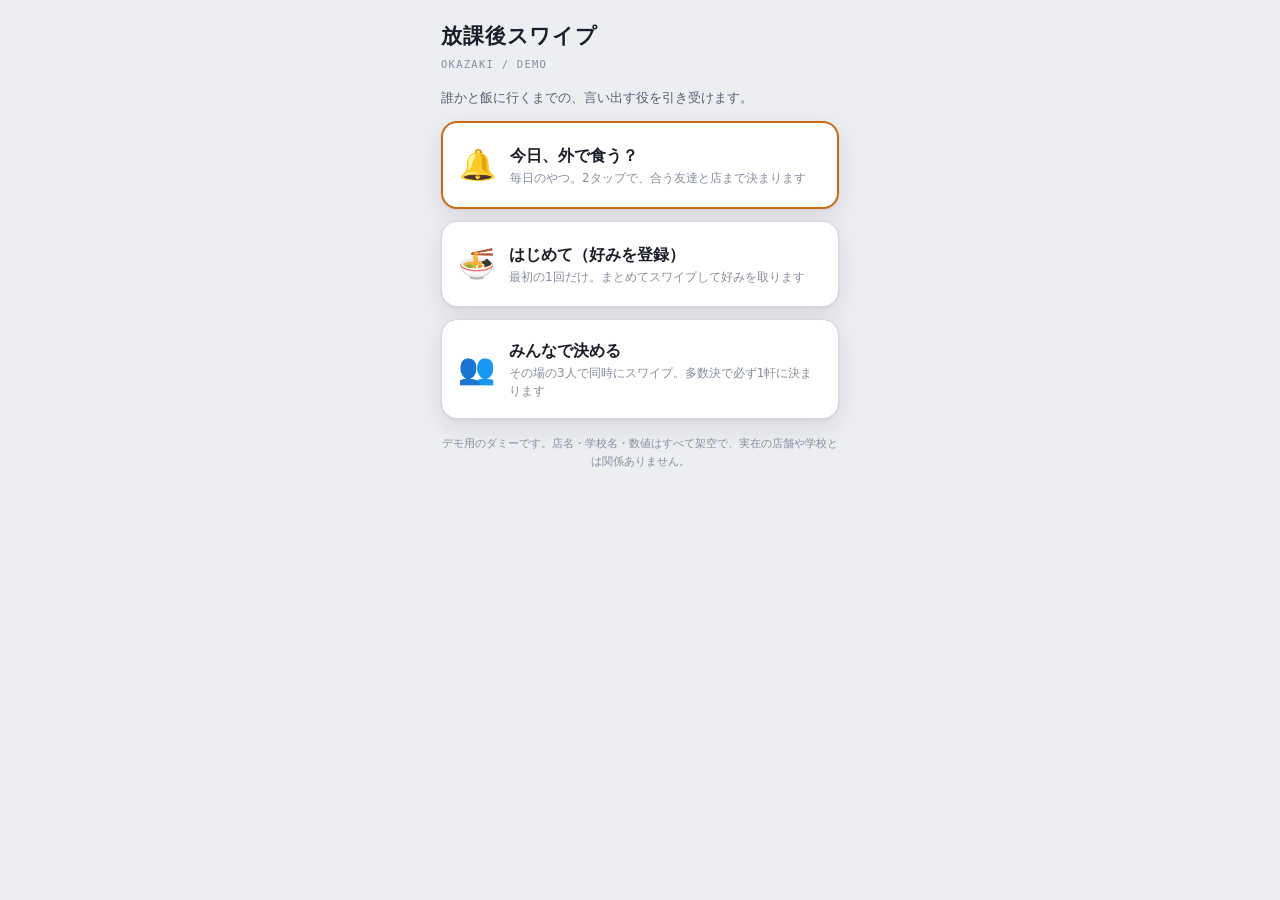
<file: index.html>
<!doctype html>
<html lang="ja">
<head>
<meta charset="utf-8">
<meta name="viewport" content="width=device-width, initial-scale=1, viewport-fit=cover">
<meta name="color-scheme" content="light dark">
<meta name="description" content="高校生向け・放課後の飯を決めるアプリのコンセプトデモ">
<title>放課後スワイプ</title>
<style>
  *, *::before, *::after { box-sizing: border-box; }
  html { -webkit-text-size-adjust: 100%; }
  body { margin: 0; }
  h1, h2, h3, p, ul, ol { margin: 0; }
  button { font: inherit; color: inherit; }
</style>
</head>
<body>
<style>
  /* ---------- tokens : light (base) ---------- */
  :root {
    --ground:      #EDEEF2;
    --surface:     #FFFFFF;
    --surface-2:   #F4F5F8;
    --line:        #D6D8E0;
    --line-soft:   #E4E6EC;
    --text:        #1B1D2A;
    --text-2:      #5A5E72;
    --text-3:      #888CA0;
    --amber:       #C96A12;
    --amber-soft:  #F5E3CE;
    --like:        #1F8A5B;
    --nope:        #C63B36;
    --pr:          #2F5F9B;
    --pr-soft:     #DDE7F3;
    --shadow:      0 1px 2px rgba(27,29,42,.08), 0 8px 24px rgba(27,29,42,.10);
    --shadow-lift: 0 2px 4px rgba(27,29,42,.10), 0 18px 40px rgba(27,29,42,.18);

    --font-ui: "Hiragino Kaku Gothic ProN", "Hiragino Sans", "Yu Gothic UI", "Yu Gothic",
               "Noto Sans JP", "Meiryo", system-ui, sans-serif;
    --font-num: ui-monospace, "SFMono-Regular", "Consolas", "Roboto Mono", monospace;
  }

  /* ---------- tokens : dark (system default, unless light is pinned) ---------- */
  @media (prefers-color-scheme: dark) {
    :root:not([data-theme="light"]) {
      --ground:     #14161F;
      --surface:    #1E212D;
      --surface-2:  #262A38;
      --line:       #363B4C;
      --line-soft:  #2C3040;
      --text:       #ECEDF2;
      --text-2:     #A6AABC;
      --text-3:     #767B8F;
      --amber:      #EFA24A;
      --amber-soft: #3A2C18;
      --like:       #45C48A;
      --nope:       #E4645E;
      --pr:         #7FAEE4;
      --pr-soft:    #1E2A3A;
      --shadow:      0 1px 2px rgba(0,0,0,.5), 0 8px 24px rgba(0,0,0,.45);
      --shadow-lift: 0 2px 4px rgba(0,0,0,.5), 0 18px 40px rgba(0,0,0,.6);
    }
  }
  /* ---------- tokens : dark (explicitly pinned) ---------- */
  :root[data-theme="dark"] {
    --ground:     #14161F;
    --surface:    #1E212D;
    --surface-2:  #262A38;
    --line:       #363B4C;
    --line-soft:  #2C3040;
    --text:       #ECEDF2;
    --text-2:     #A6AABC;
    --text-3:     #767B8F;
    --amber:      #EFA24A;
    --amber-soft: #3A2C18;
    --like:       #45C48A;
    --nope:       #E4645E;
    --pr:         #7FAEE4;
    --pr-soft:    #1E2A3A;
    --shadow:      0 1px 2px rgba(0,0,0,.5), 0 8px 24px rgba(0,0,0,.45);
    --shadow-lift: 0 2px 4px rgba(0,0,0,.5), 0 18px 40px rgba(0,0,0,.6);
  }

  * { box-sizing: border-box; }

  body {
    margin: 0;
    background: var(--ground);
    color: var(--text);
    font-family: var(--font-ui);
    -webkit-font-smoothing: antialiased;
    line-height: 1.6;
  }

  .wrap {
    max-width: 430px;
    margin: 0 auto;
    padding: 20px 16px 40px;
    display: flex;
    flex-direction: column;
    gap: 16px;
    min-height: 100vh;
  }

  /* ---------- header ---------- */
  .top { display: flex; align-items: baseline; justify-content: space-between; gap: 12px; }
  .brand { display: flex; flex-direction: column; gap: 2px; }
  .brand h1 { margin: 0; font-size: 21px; font-weight: 800; letter-spacing: .04em; }
  .brand .sub {
    font-family: var(--font-num);
    font-size: 10.5px; letter-spacing: .12em;
    text-transform: uppercase; color: var(--text-3);
  }
  .counter {
    font-family: var(--font-num); font-size: 12px; color: var(--text-2);
    font-variant-numeric: tabular-nums; white-space: nowrap;
  }

  /* ---------- mode picker ---------- */
  .modes { display: flex; flex-direction: column; gap: 12px; }
  .mode-btn {
    display: flex; align-items: center; gap: 14px;
    width: 100%; text-align: left;
    padding: 18px 16px;
    border-radius: 16px;
    border: 1px solid var(--line);
    background: var(--surface);
    color: var(--text);
    font-family: var(--font-ui);
    cursor: pointer;
    box-shadow: var(--shadow);
    transition: border-color .14s ease, transform .14s ease;
  }
  .mode-btn:hover { border-color: var(--amber); transform: translateY(-2px); }
  .mode-btn:focus-visible { outline: 2px solid var(--amber); outline-offset: 3px; }
  .mode-btn .ico { font-size: 30px; flex: none; }
  .mode-btn b { display: block; font-size: 16px; font-weight: 700; }
  .mode-btn small { color: var(--text-3); font-size: 12px; line-height: 1.5; display: block; }
  .modes .lead { margin: 0; font-size: 13px; color: var(--text-2); }

  .mode-btn.primary { border-color: var(--amber); border-width: 2px; }

  /* ---------- daily : 今日、外で食う？ ---------- */
  .daily { display: none; flex-direction: column; gap: 14px; }
  .daily.show { display: flex; }

  .notif {
    background: var(--surface);
    border: 1px solid var(--line-soft);
    border-radius: 16px;
    padding: 12px 14px;
    box-shadow: var(--shadow-lift);
  }
  .notif-head {
    display: flex; justify-content: space-between; align-items: center;
    font-family: var(--font-num); font-size: 10.5px;
    color: var(--text-3); letter-spacing: .1em;
    margin-bottom: 6px;
  }
  .notif-head .app { color: var(--amber); font-weight: 700; }
  .notif-body { font-size: 17px; font-weight: 700; }

  .tiny { margin: 0; font-size: 11.5px; color: var(--text-3); text-align: center; }

  .slots { display: grid; grid-template-columns: repeat(3, 1fr); gap: 10px; }
  .slot {
    padding: 16px 6px;
    border-radius: 14px;
    border: 1px solid var(--line);
    background: var(--surface);
    color: var(--text-2);
    font-family: var(--font-ui);
    cursor: pointer;
    display: flex; flex-direction: column; align-items: center; gap: 3px;
    transition: border-color .14s ease, background .14s ease, color .14s ease;
  }
  .slot b { font-size: 15px; font-weight: 700; }
  .slot small { font-family: var(--font-num); font-size: 10px; letter-spacing: .04em; }
  .slot[aria-pressed="true"] {
    border-color: var(--amber);
    background: var(--amber-soft);
    color: var(--text);
  }
  .slot:focus-visible { outline: 2px solid var(--amber); outline-offset: 3px; }

  .primary-btn {
    width: 100%; padding: 14px; border-radius: 13px;
    border: 1px solid var(--amber); background: var(--amber); color: #fff;
    font-family: var(--font-ui); font-size: 15px; font-weight: 700; cursor: pointer;
  }
  .primary-btn:hover { filter: brightness(1.06); }
  .primary-btn:focus-visible { outline: 2px solid var(--text); outline-offset: 3px; }

  .matchbox {
    background: var(--surface); border: 2px solid var(--amber);
    border-radius: 16px; padding: 16px; box-shadow: var(--shadow);
  }
  .matchbox .cap {
    font-family: var(--font-num); font-size: 10.5px; letter-spacing: .18em;
    color: var(--amber); margin-bottom: 10px;
  }
  .matchbox .line { font-size: 16px; font-weight: 700; line-height: 1.55; }
  .matchbox .sub { margin-top: 8px; font-size: 12.5px; color: var(--text-2); line-height: 1.6; }
  .matchbox.quiet { border-color: var(--line); }
  .matchbox.quiet .cap { color: var(--text-3); }
  .matchbox.quiet .line { font-weight: 600; color: var(--text-2); font-size: 14px; }

  .who-row { display: flex; gap: 8px; margin-top: 12px; flex-wrap: wrap; }
  .who-chip {
    display: flex; align-items: center; gap: 6px;
    padding: 6px 11px; border-radius: 999px;
    background: var(--amber-soft); font-size: 13px; font-weight: 700;
  }

  /* ---------- room bar (group mode) ---------- */
  .roombar {
    display: none;
    align-items: center; justify-content: space-between; gap: 10px;
    padding: 10px 14px;
    border-radius: 12px;
    background: var(--amber-soft);
    border: 1px solid var(--amber);
  }
  .roombar.show { display: flex; }
  .roombar .code {
    font-family: var(--font-num); font-size: 19px; font-weight: 700;
    letter-spacing: .3em; color: var(--amber);
    font-variant-numeric: tabular-nums;
  }
  .roombar .lbl {
    font-family: var(--font-num); font-size: 9.5px; letter-spacing: .16em;
    text-transform: uppercase; color: var(--text-2); display: block;
  }
  .members { display: flex; gap: 6px; }
  .members span {
    width: 30px; height: 30px; border-radius: 50%;
    display: grid; place-items: center;
    background: var(--surface); border: 1px solid var(--line);
    font-size: 12px; font-weight: 700; color: var(--text-2);
  }

  /* ---------- card stack ---------- */
  .stage { position: relative; height: 440px; }

  .card {
    position: absolute; inset: 0;
    background: var(--surface);
    border: 1px solid var(--line-soft);
    border-radius: 18px;
    box-shadow: var(--shadow);
    overflow: hidden;
    display: flex; flex-direction: column;
    transform-origin: 50% 120%;
    will-change: transform;
  }
  .card.top { box-shadow: var(--shadow-lift); cursor: grab; touch-action: none; }
  .card.top.dragging { cursor: grabbing; }
  .card.anim { transition: transform .34s cubic-bezier(.22,.7,.3,1), opacity .34s ease; }

  .art {
    flex: 1; display: grid; place-items: center;
    font-size: 88px; line-height: 1; user-select: none;
  }
  .meta { padding: 14px 16px 16px; border-top: 1px solid var(--line-soft); background: var(--surface); }
  .meta h2 { margin: 0 0 2px; font-size: 18px; font-weight: 700; letter-spacing: .01em; }
  .meta .where {
    font-family: var(--font-num); font-size: 11px; color: var(--text-3);
    letter-spacing: .06em; font-variant-numeric: tabular-nums;
  }
  .tags { display: flex; flex-wrap: wrap; gap: 6px; margin-top: 10px; }
  .tag {
    font-size: 11.5px; padding: 3px 9px; border-radius: 999px;
    background: var(--surface-2); border: 1px solid var(--line-soft); color: var(--text-2);
  }
  .tag.price { color: var(--amber); border-color: var(--amber); background: transparent; font-family: var(--font-num); }

  .card.ad { border-color: var(--pr); }
  .card.ad .art { background: var(--pr-soft); font-size: 72px; }
  .card.ad .meta { border-top-color: var(--pr); }
  .prbar {
    display: flex; align-items: center; justify-content: space-between;
    padding: 7px 14px; background: var(--pr); color: #fff;
    font-family: var(--font-num); font-size: 10.5px; letter-spacing: .14em;
  }
  .prbar .fake { letter-spacing: .02em; opacity: .85; font-family: var(--font-ui); }
  .adcta {
    margin-top: 12px; display: block; text-align: center;
    padding: 9px; border-radius: 10px;
    background: var(--pr); color: #fff; font-size: 13.5px; font-weight: 700;
  }

  .stamp {
    position: absolute; top: 22px;
    font-family: var(--font-num); font-size: 24px; font-weight: 700; letter-spacing: .1em;
    padding: 5px 12px; border: 3px solid currentColor; border-radius: 8px;
    opacity: 0; pointer-events: none;
  }
  .stamp.yes { left: 20px; color: var(--like); transform: rotate(-13deg); }
  .stamp.no  { right: 20px; color: var(--nope); transform: rotate(13deg); }

  .empty {
    position: absolute; inset: 0; display: grid; place-items: center;
    color: var(--text-3); font-size: 13px;
  }

  /* ---------- controls ---------- */
  .controls { display: flex; justify-content: center; gap: 18px; }
  .btn {
    width: 62px; height: 62px; border-radius: 50%;
    border: 1px solid var(--line); background: var(--surface); color: var(--text-2);
    font-size: 24px; display: grid; place-items: center; cursor: pointer;
    box-shadow: var(--shadow);
    transition: transform .12s ease, border-color .12s ease, color .12s ease;
  }
  .btn:hover { transform: translateY(-2px); }
  .btn:active { transform: translateY(0) scale(.94); }
  .btn.no:hover  { color: var(--nope); border-color: var(--nope); }
  .btn.yes:hover { color: var(--like); border-color: var(--like); }
  .btn:focus-visible { outline: 2px solid var(--amber); outline-offset: 3px; }
  .btn[disabled] { opacity: .4; cursor: default; transform: none; }

  .hint { text-align: center; font-size: 11.5px; color: var(--text-3); }

  /* ---------- toast ---------- */
  .toast {
    position: fixed; left: 50%; bottom: 26px;
    transform: translate(-50%, 18px);
    max-width: 330px;
    display: flex; align-items: center; gap: 10px;
    padding: 11px 15px; border-radius: 12px;
    background: var(--surface); border: 1px solid var(--amber);
    box-shadow: var(--shadow-lift); font-size: 13px;
    opacity: 0; pointer-events: none;
    transition: opacity .25s ease, transform .25s ease;
    z-index: 40;
  }
  .toast.show { opacity: 1; transform: translate(-50%, 0); }
  .toast .dot {
    width: 26px; height: 26px; border-radius: 50%;
    background: var(--amber-soft); display: grid; place-items: center;
    font-size: 14px; flex: none;
  }

  /* ---------- results ---------- */
  .result { display: none; flex-direction: column; gap: 14px; }
  .result.show { display: flex; }

  .panel {
    background: var(--surface); border: 1px solid var(--line-soft);
    border-radius: 14px; padding: 16px; box-shadow: var(--shadow);
  }
  .panel > h3 {
    margin: 0 0 12px;
    font-family: var(--font-num); font-size: 10.5px; letter-spacing: .16em;
    text-transform: uppercase; color: var(--text-3); font-weight: 600;
  }

  /* 今日の1軒 */
  .hero { border: 2px solid var(--amber); padding: 0; overflow: hidden; }
  .hero .cap {
    display: flex; align-items: center; justify-content: space-between; gap: 8px;
    padding: 9px 14px; background: var(--amber); color: #fff;
    font-family: var(--font-num); font-size: 10.5px; letter-spacing: .18em;
  }
  .hero .cap .vote { letter-spacing: .02em; font-family: var(--font-ui); font-weight: 700; }
  .hero .big {
    display: grid; place-items: center;
    padding: 26px 0 18px; font-size: 76px; line-height: 1;
    background: linear-gradient(160deg, var(--surface-2), var(--amber-soft));
  }
  .hero .body { padding: 14px 16px 16px; }
  .hero h2 { margin: 0 0 3px; font-size: 23px; font-weight: 800; letter-spacing: .01em; text-wrap: balance; }
  .hero .where {
    font-family: var(--font-num); font-size: 11.5px; color: var(--text-3);
    letter-spacing: .06em; font-variant-numeric: tabular-nums;
  }
  .hero .why {
    margin: 12px 0 0; padding: 10px 12px;
    background: var(--surface-2); border-radius: 10px;
    font-size: 12.5px; color: var(--text-2); line-height: 1.65;
  }
  .hero .why b { color: var(--text); }
  .promise {
    margin: 10px 0 0; font-size: 11px; color: var(--text-3); text-align: center;
  }

  .alt { display: flex; flex-direction: column; gap: 8px; }
  .alt .item {
    display: flex; align-items: center; gap: 11px;
    padding: 9px 10px; border: 1px solid var(--line-soft);
    border-radius: 11px; background: var(--surface-2);
  }
  .alt .em { font-size: 25px; flex: none; }
  .alt .txt { flex: 1; min-width: 0; }
  .alt .txt b { display: block; font-size: 14px; font-weight: 700; }
  .alt .txt small { color: var(--text-3); font-size: 11px; }
  .alt .score { font-family: var(--font-num); font-size: 12px; color: var(--amber); font-variant-numeric: tabular-nums; }

  .axis { display: flex; flex-direction: column; gap: 9px; }
  .row { display: grid; grid-template-columns: 76px 1fr 38px; align-items: center; gap: 10px; }
  .row .name { font-size: 13px; }
  .row .bar { height: 7px; border-radius: 4px; background: var(--surface-2); overflow: hidden; }
  .row .bar span { display: block; height: 100%; background: var(--amber); border-radius: 4px; width: 0; transition: width .7s cubic-bezier(.2,.8,.3,1); }
  .row .pct { font-family: var(--font-num); font-size: 11.5px; color: var(--text-2); text-align: right; font-variant-numeric: tabular-nums; }

  .friends { display: flex; flex-direction: column; gap: 8px; }
  .fr {
    display: flex; align-items: center; gap: 10px; font-size: 13px;
    padding: 8px 10px; border-radius: 10px;
    background: var(--amber-soft); color: var(--text);
  }
  .fr .who { font-weight: 700; }

  .panel.biz { border-color: var(--pr); }
  .panel.biz > h3 { color: var(--pr); }
  .kpis { display: grid; grid-template-columns: repeat(3, 1fr); gap: 10px; }
  .kpi { text-align: center; padding: 10px 4px; border-radius: 10px; background: var(--pr-soft); }
  .kpi b { display: block; font-family: var(--font-num); font-size: 19px; font-variant-numeric: tabular-nums; color: var(--pr); }
  .kpi small { font-size: 10.5px; color: var(--text-2); }
  .note { margin: 12px 0 0; font-size: 11.5px; color: var(--text-3); line-height: 1.65; }

  .again {
    width: 100%; padding: 13px; border-radius: 12px;
    border: 1px solid var(--line); background: var(--surface); color: var(--text);
    font-family: var(--font-ui); font-size: 14px; font-weight: 700; cursor: pointer;
  }
  .again:hover { border-color: var(--amber); color: var(--amber); }
  .again:focus-visible { outline: 2px solid var(--amber); outline-offset: 3px; }

  .foot { font-size: 11px; color: var(--text-3); text-align: center; line-height: 1.7; }

  /* ---------- detail sheet (tap to open) ---------- */
  .sheet {
    position: fixed; inset: 0;
    background: rgba(10, 11, 16, .55);
    display: none; align-items: flex-end; justify-content: center;
    z-index: 60;
  }
  .sheet.show { display: flex; }
  .sheet-inner {
    width: 100%; max-width: 430px;
    max-height: 88vh; overflow-y: auto;
    background: var(--surface);
    border-radius: 20px 20px 0 0;
    border: 1px solid var(--line-soft);
    border-bottom: none;
    padding: 14px 16px 24px;
    animation: rise .22s cubic-bezier(.22,.7,.3,1);
  }
  @keyframes rise { from { transform: translateY(26px); opacity: .4; } to { transform: none; opacity: 1; } }
  @media (prefers-reduced-motion: reduce) { .sheet-inner { animation: none; } }

  .grip { width: 38px; height: 4px; border-radius: 2px; background: var(--line); margin: 0 auto 14px; }

  .photos { display: flex; gap: 8px; overflow-x: auto; padding-bottom: 4px; }
  .photo {
    flex: none; width: 116px; height: 116px; border-radius: 12px;
    display: grid; place-items: center; font-size: 48px;
    background: linear-gradient(160deg, var(--surface-2), var(--amber-soft));
    border: 1px solid var(--line-soft);
  }
  .photo.more {
    background: var(--surface-2); font-size: 12px; color: var(--text-3);
    text-align: center; line-height: 1.5; padding: 0 8px;
  }

  .sheet h2 { margin: 14px 0 3px; font-size: 20px; font-weight: 800; }
  .sheet .where {
    font-family: var(--font-num); font-size: 11.5px; color: var(--text-3);
    letter-spacing: .06em; font-variant-numeric: tabular-nums;
  }
  .badge {
    display: inline-block; margin-left: 8px;
    font-size: 10.5px; padding: 2px 8px; border-radius: 999px;
    border: 1px solid var(--line); color: var(--text-3);
    font-family: var(--font-num); letter-spacing: .08em;
    vertical-align: 2px;
  }
  .menu { list-style: none; margin: 14px 0 0; padding: 0; display: flex; flex-direction: column; gap: 6px; }
  .menu li {
    display: flex; justify-content: space-between; gap: 10px;
    font-size: 13px; padding: 8px 10px;
    background: var(--surface-2); border-radius: 9px;
  }
  .srcnote {
    margin: 14px 0 0; font-size: 11.5px; color: var(--text-3); line-height: 1.65;
    padding: 10px 12px; border: 1px dashed var(--line); border-radius: 10px;
  }
  .sheet-actions { display: flex; gap: 10px; margin-top: 16px; }
  .sheet-actions button {
    flex: 1; padding: 12px; border-radius: 12px;
    border: 1px solid var(--line); background: var(--surface); color: var(--text);
    font-family: var(--font-ui); font-size: 14px; font-weight: 700; cursor: pointer;
  }
  .sheet-actions .ok { border-color: var(--like); color: var(--like); }
  .sheet-actions .ng { border-color: var(--nope); color: var(--nope); }
  .sheet-actions button:focus-visible { outline: 2px solid var(--amber); outline-offset: 3px; }

  .hidden { display: none !important; }

  @media (prefers-reduced-motion: reduce) {
    .card.anim, .row .bar span, .toast, .btn, .mode-btn { transition: none; }
  }
</style>

<div class="wrap">

  <div class="top">
    <div class="brand">
      <h1>放課後スワイプ</h1>
      <div class="sub">Okazaki / demo</div>
    </div>
    <div class="counter" id="counter"></div>
  </div>

  <!-- ===== mode picker ===== -->
  <div class="modes" id="modeScreen">
    <p class="lead">誰かと飯に行くまでの、言い出す役を引き受けます。</p>
    <button class="mode-btn primary" id="modeDaily">
      <span class="ico">🔔</span>
      <span>
        <b>今日、外で食う？</b>
        <small>毎日のやつ。2タップで、合う友達と店まで決まります</small>
      </span>
    </button>
    <button class="mode-btn" id="modeSolo">
      <span class="ico">🍜</span>
      <span>
        <b>はじめて（好みを登録）</b>
        <small>最初の1回だけ。まとめてスワイプして好みを取ります</small>
      </span>
    </button>
    <button class="mode-btn" id="modeGroup">
      <span class="ico">👥</span>
      <span>
        <b>みんなで決める</b>
        <small>その場の3人で同時にスワイプ。多数決で必ず1軒に決まります</small>
      </span>
    </button>
  </div>

  <!-- ===== daily : 今日、外で食う？ ===== -->
  <div class="daily" id="dailyScreen">
    <div class="notif">
      <div class="notif-head">
        <span class="app">放課後スワイプ</span>
        <span class="time">7:30</span>
      </div>
      <div class="notif-body">今日、外で食う？</div>
    </div>

    <p class="tiny">押した枠だけが友達に伝わります。押さなければ何も起きません。</p>

    <div class="slots">
      <button class="slot" data-slot="昼"   id="slotLunch"><b>昼</b><small>12–15時</small></button>
      <button class="slot" data-slot="放課後" id="slotAfter"><b>放課後</b><small>15–18時</small></button>
      <button class="slot" data-slot="夜"   id="slotNight"><b>夜</b><small>18–22時</small></button>
    </div>

    <button class="primary-btn" id="slotSubmit">決定</button>
  </div>

  <!-- ===== daily : マッチ結果 ===== -->
  <div class="daily" id="matchScreen">
    <div id="matchBody"></div>
    <button class="primary-btn" id="toSwipe">今日の3枚を見る</button>
  </div>

  <!-- ===== room bar ===== -->
  <div class="roombar" id="roomBar">
    <div>
      <span class="lbl">room code</span>
      <span class="code" id="roomCode">0000</span>
    </div>
    <div class="members">
      <span>自分</span><span>ゆ</span><span>み</span>
    </div>
  </div>

  <div class="stage hidden" id="stage">
    <div class="empty" id="empty">カードは以上です</div>
  </div>

  <div class="controls hidden" id="controls">
    <button class="btn no"  id="btnNo"  aria-label="興味なし">✕</button>
    <button class="btn yes" id="btnYes" aria-label="いいね">♥</button>
  </div>

  <p class="hint hidden" id="hint">ドラッグ / ボタン / ← → キーで判定</p>

  <!-- ===== results ===== -->
  <div class="result" id="result">

    <div class="panel hero" id="hero"></div>

    <div class="panel">
      <h3 id="altTitle">ほかの候補</h3>
      <div class="alt" id="alt"></div>
    </div>

    <div class="panel">
      <h3>抽出された好み</h3>
      <div class="axis" id="axis"></div>
    </div>

    <div class="panel" id="friendPanel">
      <h3>友達とのマッチ（直近10日）</h3>
      <div class="friends" id="friends"></div>
    </div>

    <div class="panel biz">
      <h3>広告主向けレポート</h3>
      <div class="kpis">
        <div class="kpi"><b id="kImp">0</b><small>広告表示</small></div>
        <div class="kpi"><b id="kTap">0</b><small>興味あり</small></div>
        <div class="kpi"><b id="kCtr">0%</b><small>反応率</small></div>
      </div>
      <p class="note">
        この画面が塾・専門学校に売る商品です。何人に届いて何人が反応したかが出る。
        並び順は好みで決まり、広告費は表示されやすさにだけ効きます。
      </p>
    </div>

    <button class="again" id="again">最初に戻る</button>
  </div>

  <p class="foot">
    デモ用のダミーです。店名・学校名・数値はすべて架空で、実在の店舗や学校とは関係ありません。
  </p>
</div>

<div class="sheet" id="sheet">
  <div class="sheet-inner" id="sheetInner"></div>
</div>

<div class="toast" id="toast">
  <div class="dot">🙌</div>
  <div id="toastText"></div>
</div>

<script>
(function () {
  "use strict";

  // 好みの6軸 g=ガッツリ a=甘い b=映え y=安い n=長居 s=シェア
  var AXES = [
    { k: "g", label: "ガッツリ" },
    { k: "a", label: "甘いもの" },
    { k: "b", label: "写真映え" },
    { k: "y", label: "安さ重視" },
    { k: "n", label: "長居したい" },
    { k: "s", label: "シェアする" }
  ];

  // chain:true = チェーン店（代表1枚のみ）／個人店は詳細に複数枚
  var SHOPS = [
    { em:"🍜", name:"豚骨まる勝",      where:"東岡崎 徒歩4分", price:700, tags:["こってり","替玉無料"], v:{g:2,y:2,s:0,a:0,b:0,n:0},
      photos:["🍜","🥢","🏮","🍥"], menu:["味玉ラーメン ¥800","替玉 無料","ミニチャーシュー丼 ¥300"] },
    { em:"🍰", name:"クレープ日和",    where:"康生通 徒歩2分", price:520, tags:["甘い","映える"],       v:{a:2,b:2,y:1,g:0,n:0,s:1},
      photos:["🍰","🍓","🥞"], menu:["いちごクリーム ¥520","チョコバナナ ¥480","塩キャラメル ¥560"] },
    { em:"🍛", name:"カレー食堂ひなた", where:"岡崎公園前 5分", price:800, tags:["大盛無料","おかわり"], v:{g:2,y:1,n:1,a:0,b:0,s:0},
      photos:["🍛","🥄","🍳"], menu:["名物カツカレー ¥800","大盛 無料","半熟卵 ¥100"] },
    { em:"🧋", name:"タピオカ SUZU",    where:"東岡崎 徒歩1分", price:480, tags:["映える","持ち帰り"],   v:{b:2,a:2,y:1,g:0,n:0,s:0},
      chain:true, photos:["🧋"], menu:["黒糖ミルク ¥480","いちごラテ ¥520"] },
    { em:"🍢", name:"おでん処 みかわ",  where:"六名 徒歩7分",   price:600, tags:["シェア","あったかい"], v:{s:2,y:1,n:1,g:1,a:0,b:0},
      photos:["🍢","🍲","🏮"], menu:["おでん5種盛 ¥600","大根 ¥120","もち巾着 ¥150"] },
    { em:"🍔", name:"バーガーコーナー", where:"明大寺 徒歩3分", price:890, tags:["ボリューム","映える"], v:{g:2,b:1,s:1,y:0,a:0,n:0},
      chain:true, photos:["🍔"], menu:["ダブルチーズ ¥890","ポテトL ¥320"] },
    { em:"☕", name:"喫茶ノート",       where:"康生通 徒歩6分", price:450, tags:["静か","勉強できる"],   v:{n:2,y:1,a:1,g:0,b:0,s:0},
      photos:["☕","🍰","📖"], menu:["ブレンド ¥450","トースト ¥380","電源席あり"] },
    { em:"🍕", name:"ピザ 1/8",         where:"岡崎駅 徒歩2分", price:350, tags:["シェア","立ち食い"],   v:{s:2,y:2,g:1,a:0,b:1,n:0},
      photos:["🍕","🧀"], menu:["マルゲリータ 1枚 ¥350","4種チーズ ¥420"] },
    { em:"🍧", name:"かき氷 こおりや",  where:"矢作橋 徒歩5分", price:680, tags:["甘い","映える"],       v:{a:2,b:2,n:1,g:0,y:0,s:1},
      photos:["🍧","🍨","🍓"], menu:["いちごミルク ¥680","抹茶白玉 ¥720"] }
  ];

  // デッキに出さず、レコメンド側にだけ残す店
  var HIDDEN = [
    { em:"🍚", name:"からあげ丼 とりまる", where:"東岡崎 徒歩3分", price:650, tags:["ガッツリ","安い"], v:{g:2,y:2,s:0,a:0,b:0,n:0}, photos:["🍚","🍗"] },
    { em:"🥞", name:"パンケーキ moku",     where:"康生通 徒歩4分", price:900, tags:["甘い","映える"],   v:{a:2,b:2,n:1,g:0,y:0,s:0}, photos:["🥞","🍯"] },
    { em:"🍲", name:"もつ鍋 やぐら",       where:"六名 徒歩9分",   price:780, tags:["シェア","長居"],   v:{s:2,n:2,g:1,y:0,a:0,b:0}, photos:["🍲"] },
    { em:"🍩", name:"ドーナツ stand",      where:"岡崎駅 徒歩1分", price:260, tags:["安い","持ち帰り"], v:{a:1,y:2,b:1,g:0,n:0,s:0}, chain:true, photos:["🍩"] },
    { em:"🍝", name:"パスタ食堂 ひる",     where:"明大寺 徒歩6分", price:820, tags:["長居","おかわり"], v:{n:2,g:1,y:1,a:0,b:0,s:0}, photos:["🍝","🥗"] }
  ];

  var ADS = [
    { em:"🎓", name:"三河国際大学", where:"オープンキャンパス 8/24(日)",
      body:["学部説明・体験授業","在校生と話せる","名古屋から無料送迎バス"], cta:"参加を申し込む" },
    { em:"📐", name:"桜台デザイン専門学校", where:"体験入学 9/7(土)",
      body:["作品づくり体験","総合型選抜の説明","在校生と話せる"], cta:"日程を見る" }
  ];

  // グループモードの同席者（好みベクトル）
  var FRIENDS = [
    { name:"ゆうと", v:{ g:2, y:2, s:1, a:0, b:0, n:0 } },
    { name:"みなみ", v:{ a:2, b:2, n:1, g:0, y:0, s:0 } }
  ];
  var VOTE_THRESHOLD = 4;

  function dot(a, b) {
    var s = 0;
    for (var i = 0; i < AXES.length; i++) {
      var k = AXES[i].k;
      s += (a[k] || 0) * (b[k] || 0);
    }
    return s;
  }
  function friendLikes(friend, shop) { return dot(friend.v, shop.v) >= VOTE_THRESHOLD; }

  // 非同期フレンド機能（ひとりモード用のデモデータ）
  var FRIEND_HITS = {
    "豚骨まる勝":    "ゆうと",
    "クレープ日和":  "みなみ",
    "タピオカ SUZU": "みなみ",
    "ピザ 1/8":      "そうた",
    "喫茶ノート":    "ゆうと"
  };

  function buildDeck() {
    var shops = SHOPS.slice();
    for (var i = shops.length - 1; i > 0; i--) {
      var j = Math.floor(Math.random() * (i + 1));
      var t = shops[i]; shops[i] = shops[j]; shops[j] = t;
    }
    var deck = [], adIndex = 0;
    for (var k = 0; k < shops.length; k++) {
      deck.push({ type: "shop", data: shops[k] });
      if ((k + 1) % 4 === 0 && adIndex < ADS.length) deck.push({ type: "ad", data: ADS[adIndex++] });
    }
    while (adIndex < ADS.length) deck.push({ type: "ad", data: ADS[adIndex++] });
    return deck;
  }

  var stage    = document.getElementById("stage");
  var counter  = document.getElementById("counter");
  var emptyMsg = document.getElementById("empty");
  var result   = document.getElementById("result");
  var toast    = document.getElementById("toast");
  var toastTxt = document.getElementById("toastText");
  var btnYes   = document.getElementById("btnYes");
  var btnNo    = document.getElementById("btnNo");
  var controls = document.getElementById("controls");
  var hint     = document.getElementById("hint");
  var modeScreen = document.getElementById("modeScreen");
  var roomBar  = document.getElementById("roomBar");
  var friendPanel = document.getElementById("friendPanel");

  var mode, deck, cursor, liked, adSeen, adTapped, matchedFriends, busy;

  // 友達の「今日、外で食う」表明（デモ用の固定データ）
  var SOUTA = { name: "そうた", v: { s:2, y:1, n:1, g:0, a:0, b:0 } };
  var DECLARED = [
    { f: FRIENDS[0], slots: ["放課後"] },
    { f: FRIENDS[1], slots: ["夜"] },
    { f: SOUTA,      slots: ["放課後", "夜"] }
  ];

  var dailyScreen = document.getElementById("dailyScreen");
  var matchScreen = document.getElementById("matchScreen");
  var slotBtns = Array.prototype.slice.call(document.querySelectorAll(".slot"));
  var pickedSlot = null;
  var dailyMatches = [];

  function reset() {
    closeSheet();
    modeScreen.classList.remove("hidden");
    dailyScreen.classList.remove("show");
    matchScreen.classList.remove("show");
    roomBar.classList.remove("show");
    stage.classList.add("hidden");
    controls.classList.add("hidden");
    hint.classList.add("hidden");
    result.classList.remove("show");
    counter.textContent = "";
    pickedSlot = null;
    dailyMatches = [];
    slotBtns.forEach(function (b) { b.setAttribute("aria-pressed", "false"); });
    Array.prototype.slice.call(stage.querySelectorAll(".card")).forEach(function (c) { c.remove(); });
  }

  // 「今日、外で食う？」の枠選択へ
  function openDaily() {
    mode = "daily";
    modeScreen.classList.add("hidden");
    dailyScreen.classList.add("show");
  }

  function submitSlots() {
    if (!pickedSlot) { showToast("枠を1つ選んでください"); return; }
    dailyMatches = DECLARED.filter(function (d) { return d.slots.indexOf(pickedSlot) >= 0; });

    var box = document.getElementById("matchBody");
    if (dailyMatches.length) {
      box.innerHTML =
        '<div class="matchbox">' +
          '<div class="cap">MATCH</div>' +
          '<div class="line">' +
            dailyMatches.map(function (d) { return d.f.name; }).join("・") +
            ' も、今日の' + pickedSlot + 'に外で食う。</div>' +
          '<div class="sub">お互いに宣言済みなので、誘う必要がありません。' +
            'この通知は相手にも同時に届いています。</div>' +
          '<div class="who-row">' +
            dailyMatches.map(function (d) {
              return '<span class="who-chip">🍽 ' + d.f.name + '</span>';
            }).join("") +
          '</div>' +
        '</div>';
      document.getElementById("toSwipe").textContent = "今日の3枚を見る";
    } else {
      box.innerHTML =
        '<div class="matchbox quiet">' +
          '<div class="cap">QUIET</div>' +
          '<div class="line">今日の' + pickedSlot + '、一致した友達はいませんでした。</div>' +
          '<div class="sub">名前は出しませんが、友達の2人が別の枠で外で食う予定です。' +
            '誰かを名指しで誘う画面は用意していません。</div>' +
        '</div>';
      document.getElementById("toSwipe").textContent = "ひとりで店を決める";
    }
    dailyScreen.classList.remove("show");
    matchScreen.classList.add("show");
  }

  // 今日の3枚（＋広告1枚）
  function buildDailyDeck() {
    var shops = SHOPS.slice();
    for (var i = shops.length - 1; i > 0; i--) {
      var j = Math.floor(Math.random() * (i + 1));
      var t = shops[i]; shops[i] = shops[j]; shops[j] = t;
    }
    var three = shops.slice(0, 3);
    return [
      { type: "shop", data: three[0] },
      { type: "shop", data: three[1] },
      { type: "ad",   data: ADS[Math.floor(Math.random() * ADS.length)] },
      { type: "shop", data: three[2] }
    ];
  }

  function start(selectedMode) {
    mode = selectedMode;
    deck = (mode === "daily") ? buildDailyDeck() : buildDeck();
    cursor = 0;
    liked = [];
    adSeen = 0;
    adTapped = 0;
    matchedFriends = [];
    busy = false;

    modeScreen.classList.add("hidden");
    dailyScreen.classList.remove("show");
    matchScreen.classList.remove("show");
    result.classList.remove("show");
    stage.classList.remove("hidden");
    controls.classList.remove("hidden");
    hint.classList.remove("hidden");

    if (mode === "group") {
      document.getElementById("roomCode").textContent =
        String(Math.floor(1000 + Math.random() * 9000));
      roomBar.classList.add("show");
      hint.textContent = "その場の3人が同じ部屋でスワイプ中 ・ カードをタップで写真をもっと見る";
    } else if (mode === "daily") {
      roomBar.classList.remove("show");
      hint.textContent = "今日の3枚だけ ・ カードをタップで写真をもっと見る";
    } else {
      roomBar.classList.remove("show");
      hint.textContent = "左右にスワイプで判定 ・ カードをタップで写真をもっと見る";
    }
    render();
  }

  function render() {
    Array.prototype.slice.call(stage.querySelectorAll(".card")).forEach(function (c) { c.remove(); });

    var remaining = deck.length - cursor;
    emptyMsg.style.display = remaining > 0 ? "none" : "grid";
    counter.textContent = remaining > 0 ? (cursor + 1) + " / " + deck.length : deck.length + " / " + deck.length;
    btnYes.disabled = remaining === 0;
    btnNo.disabled  = remaining === 0;

    var upto = Math.min(cursor + 3, deck.length);
    for (var i = upto - 1; i >= cursor; i--) {
      var depth = i - cursor;
      var el = makeCard(deck[i], depth);
      stage.appendChild(el);
      if (depth === 0) attachDrag(el);
    }
  }

  function makeCard(item, depth) {
    var el = document.createElement("div");
    el.className = "card" + (depth === 0 ? " top" : "") + (item.type === "ad" ? " ad" : "");
    el.style.transform = "translateY(" + (depth * 10) + "px) scale(" + (1 - depth * 0.035) + ")";
    el.style.zIndex = String(10 - depth);

    var d = item.data;

    if (item.type === "ad") {
      var bar = document.createElement("div");
      bar.className = "prbar";
      bar.innerHTML = '<span>PR</span><span class="fake">架空の広告</span>';
      el.appendChild(bar);
    }

    var art = document.createElement("div");
    art.className = "art";
    art.textContent = d.em;
    if (item.type === "shop") art.style.background = "linear-gradient(160deg, var(--surface-2), var(--amber-soft))";
    el.appendChild(art);

    var meta = document.createElement("div");
    meta.className = "meta";

    var h = document.createElement("h2");
    h.textContent = d.name;
    meta.appendChild(h);

    var w = document.createElement("div");
    w.className = "where";
    w.textContent = d.where;
    meta.appendChild(w);

    var tags = document.createElement("div");
    tags.className = "tags";
    if (item.type === "shop") {
      var p = document.createElement("span");
      p.className = "tag price";
      p.textContent = "¥" + d.price;
      tags.appendChild(p);
    }
    (item.type === "shop" ? d.tags : d.body).forEach(function (t) {
      var s = document.createElement("span");
      s.className = "tag";
      s.textContent = t;
      tags.appendChild(s);
    });
    meta.appendChild(tags);

    if (item.type === "ad") {
      var cta = document.createElement("div");
      cta.className = "adcta";
      cta.textContent = d.cta;
      meta.appendChild(cta);
    }
    el.appendChild(meta);

    if (depth === 0) {
      var yes = document.createElement("div");
      yes.className = "stamp yes";
      yes.textContent = item.type === "ad" ? "興味あり" : "いいね";
      var no = document.createElement("div");
      no.className = "stamp no";
      no.textContent = "パス";
      el.appendChild(yes);
      el.appendChild(no);
    }
    return el;
  }

  function attachDrag(el) {
    var startX = 0, startY = 0, dx = 0, dy = 0, active = false;
    var yes = el.querySelector(".stamp.yes");
    var no  = el.querySelector(".stamp.no");

    el.addEventListener("pointerdown", function (e) {
      if (busy) return;
      active = true;
      startX = e.clientX; startY = e.clientY;
      el.setPointerCapture(e.pointerId);
      el.classList.add("dragging");
      el.classList.remove("anim");
    });

    el.addEventListener("pointermove", function (e) {
      if (!active) return;
      dx = e.clientX - startX;
      dy = e.clientY - startY;
      el.style.transform = "translate(" + dx + "px," + dy + "px) rotate(" + (dx / 18) + "deg)";
      var t = Math.min(Math.abs(dx) / 95, 1);
      yes.style.opacity = dx > 0 ? t : 0;
      no.style.opacity  = dx < 0 ? t : 0;
    });

    function release() {
      if (!active) return;
      active = false;
      el.classList.remove("dragging");
      if (Math.abs(dx) > 90) {
        decide(dx > 0 ? 1 : -1);
      } else {
        var wasTap = Math.abs(dx) < 8 && Math.abs(dy) < 8;
        el.classList.add("anim");
        el.style.transform = "translateY(0) scale(1)";
        yes.style.opacity = 0;
        no.style.opacity = 0;
        // タップ＝詳細を開く（マッチングアプリと同じ挙動）
        if (wasTap && cursor < deck.length && deck[cursor].type === "shop") {
          openSheet(deck[cursor].data);
        }
      }
      dx = 0; dy = 0;
    }
    el.addEventListener("pointerup", release);
    el.addEventListener("pointercancel", release);
  }

  function decide(dir) {
    if (busy || cursor >= deck.length) return;
    busy = true;

    var item = deck[cursor];
    var el = stage.querySelector(".card.top");
    if (el) {
      el.classList.add("anim");
      el.style.transform = "translate(" + (dir * 520) + "px, 40px) rotate(" + (dir * 24) + "deg)";
      el.style.opacity = "0";
    }

    if (item.type === "ad") {
      adSeen++;
      if (dir > 0) adTapped++;
    } else if (dir > 0) {
      liked.push(item.data);
      if (mode === "group") {
        var also = FRIENDS.filter(function (f) { return friendLikes(f, item.data); })
                          .map(function (f) { return f.name; });
        if (also.length) showToast(also.join("・") + " も「" + item.data.name + "」に○");
      } else if (mode === "daily") {
        var alsoD = dailyMatches.filter(function (d) { return friendLikes(d.f, item.data); })
                                .map(function (d) { return d.f.name; });
        if (alsoD.length) showToast(alsoD.join("・") + " も「" + item.data.name + "」が好きそう");
      } else {
        var friend = FRIEND_HITS[item.data.name];
        if (friend) {
          matchedFriends.push({ who: friend, shop: item.data.name });
          showToast(friend + "も「" + item.data.name + "」をいいねしています");
        }
      }
    }

    cursor++;
    setTimeout(function () {
      busy = false;
      if (cursor >= deck.length) finish();
      else render();
    }, 260);
  }

  // ---------- 詳細シート（カードをタップで開く） ----------
  var sheet = document.getElementById("sheet");
  var sheetInner = document.getElementById("sheetInner");

  function openSheet(shop) {
    var photos = shop.photos || [shop.em];
    var isChain = !!shop.chain;

    var photoHtml = photos.map(function (p) {
      return '<div class="photo">' + p + '</div>';
    }).join("");
    if (isChain) {
      photoHtml += '<div class="photo more">チェーン店は<br>代表1枚だけ</div>';
    }

    var menuHtml = (shop.menu || []).map(function (m) {
      var parts = m.split(" ¥");
      return parts.length === 2
        ? '<li><span>' + parts[0] + '</span><span>¥' + parts[1] + '</span></li>'
        : '<li><span>' + m + '</span></li>';
    }).join("");

    var srcNote = isChain
      ? "チェーン店は誰でも味を知っているので、写真は代表1枚だけ。枚数を集めません。"
      : "写真 " + photos.length + "枚はユーザーが撮って提供したもの。採用された1枚に、この店で使えるクーポンが出ます。";

    sheetInner.innerHTML =
      '<div class="grip"></div>' +
      '<div class="photos">' + photoHtml + '</div>' +
      '<h2>' + shop.name + (isChain ? '<span class="badge">CHAIN</span>' : '') + '</h2>' +
      '<div class="where">' + shop.where + ' ・ ¥' + shop.price + '</div>' +
      (menuHtml ? '<ul class="menu">' + menuHtml + '</ul>' : '') +
      '<p class="srcnote">' + srcNote + '</p>' +
      '<div class="sheet-actions">' +
        '<button class="ng" id="sheetNo">パス</button>' +
        '<button class="ok" id="sheetYes">いいね</button>' +
      '</div>';

    sheet.classList.add("show");
    document.getElementById("sheetYes").addEventListener("click", function () { closeSheet(); decide(1); });
    document.getElementById("sheetNo").addEventListener("click", function () { closeSheet(); decide(-1); });
  }

  function closeSheet() { sheet.classList.remove("show"); }

  sheet.addEventListener("click", function (e) { if (e.target === sheet) closeSheet(); });

  var toastTimer = null;
  function showToast(text) {
    toastTxt.textContent = text;
    toast.classList.add("show");
    clearTimeout(toastTimer);
    toastTimer = setTimeout(function () { toast.classList.remove("show"); }, 2600);
  }

  function profile() {
    var sum = {};
    AXES.forEach(function (ax) { sum[ax.k] = 0; });
    liked.forEach(function (s) {
      AXES.forEach(function (ax) { sum[ax.k] += (s.v[ax.k] || 0); });
    });
    var max = Math.max.apply(null, AXES.map(function (ax) { return sum[ax.k]; }));
    return { sum: sum, max: max || 1 };
  }

  // --- 決定ロジック : 何があっても必ず1軒返す ---
  function decideGroup() {
    // 全員一致は起きないので多数決。同点は安い方。
    var scored = SHOPS.map(function (s) {
      var votes = (liked.indexOf(s) >= 0) ? 1 : 0;
      var who = [];
      if (votes) who.push("自分");
      FRIENDS.forEach(function (f) {
        if (friendLikes(f, s)) { votes++; who.push(f.name); }
      });
      return { s: s, votes: votes, who: who };
    }).sort(function (a, b) {
      if (b.votes !== a.votes) return b.votes - a.votes;
      return a.s.price - b.s.price;
    });
    return scored;
  }

  function decideSolo(pf) {
    var pool = SHOPS.concat(HIDDEN);
    var scored = pool.map(function (s) {
      return { s: s, dot: dot(s.v, pf.sum) };
    }).sort(function (a, b) {
      if (b.dot !== a.dot) return b.dot - a.dot;
      return a.s.price - b.s.price;
    });
    return scored;
  }

  function topAxisLabel(pf) {
    var best = AXES[0], bestVal = -1;
    AXES.forEach(function (ax) {
      if (pf.sum[ax.k] > bestVal) { bestVal = pf.sum[ax.k]; best = ax; }
    });
    return bestVal > 0 ? best.label : null;
  }

  function finish() {
    stage.classList.add("hidden");
    controls.classList.add("hidden");
    hint.classList.add("hidden");
    counter.textContent = deck.length + " / " + deck.length;

    var pf = profile();
    var hero = document.getElementById("hero");
    var altBox = document.getElementById("alt");
    var altTitle = document.getElementById("altTitle");
    altBox.innerHTML = "";

    var picked, why, voteBadge = "", alts;

    if (mode === "daily") {
      // 今日の3枚から必ず1軒。自分の好み＋マッチした友達の好みを合算
      var combined = {};
      AXES.forEach(function (ax) { combined[ax.k] = pf.sum[ax.k]; });
      dailyMatches.forEach(function (d) {
        AXES.forEach(function (ax) { combined[ax.k] += (d.f.v[ax.k] || 0); });
      });
      var todays = deck.filter(function (it) { return it.type === "shop"; })
                       .map(function (it) { return it.data; });
      var dscored = todays.map(function (s) {
        return { s: s, sc: dot(s.v, combined) + (liked.indexOf(s) >= 0 ? 50 : 0) };
      }).sort(function (a, b) {
        if (b.sc !== a.sc) return b.sc - a.sc;
        return a.s.price - b.s.price;
      });
      picked = dscored[0].s;
      var names = dailyMatches.map(function (d) { return d.f.name; });
      voteBadge = pickedSlot || "";
      why = names.length
        ? "<b>" + names.join("・") + "</b> と行くなら、今日の3枚ではここ。誘う連絡は要りません。"
        : (liked.length
            ? "今日の3枚から、あなたの好みに一番近い1軒を選びました。"
            : "3枚とも見送りだったので、一番安い店に決めました。<b>それでも1軒は必ず出します。</b>");
      altTitle.textContent = "今日の残り2枚";
      alts = dscored.slice(1, 3).map(function (o) { return { s: o.s, label: "次点" }; });
    } else if (mode === "group") {
      var g = decideGroup();
      picked = g[0].s;
      voteBadge = "3人中 " + g[0].votes + "人が○";
      why = g[0].votes > 0
        ? "<b>" + g[0].who.join("・") + "</b> が行きたい店です。票が割れたので多数決で決めました。"
        : "全員パスだったので、一番安い店に決めました。<b>それでも1軒は必ず出します。</b>";
      altTitle.textContent = "次点";
      alts = g.slice(1, 3).map(function (o) {
        return { s: o.s, label: o.votes + "票" };
      });
    } else {
      var sc = decideSolo(pf);
      picked = sc[0].s;
      var ax = topAxisLabel(pf);
      why = ax
        ? "スワイプから出た好みは <b>" + ax + "</b>。そこに一番近い店です。"
        : "いいねが0件だったので、一番安い店に決めました。<b>それでも1軒は必ず出します。</b>";
      altTitle.textContent = "ほかの候補";
      var best = sc[0].dot || 1;
      alts = sc.slice(1, 3).map(function (o) {
        return { s: o.s, label: Math.round(o.dot / best * 100) + "%" };
      });
    }

    hero.innerHTML =
      '<div class="cap"><span>今日の1軒</span><span class="vote">' + voteBadge + '</span></div>' +
      '<div class="big">' + picked.em + '</div>' +
      '<div class="body">' +
        '<h2>' + picked.name + '</h2>' +
        '<div class="where">' + picked.where + ' ・ ¥' + picked.price + '</div>' +
        '<p class="why">' + why + '</p>' +
      '</div>';

    alts.forEach(function (o) {
      var d = document.createElement("div");
      d.className = "item";
      d.innerHTML =
        '<div class="em">' + o.s.em + '</div>' +
        '<div class="txt"><b>' + o.s.name + '</b><small>' + o.s.where + ' ・ ¥' + o.s.price + '</small></div>' +
        '<div class="score">' + o.label + '</div>';
      altBox.appendChild(d);
    });

    // 好みの6軸
    var axisBox = document.getElementById("axis");
    axisBox.innerHTML = "";
    AXES.slice().sort(function (a, b) { return pf.sum[b.k] - pf.sum[a.k]; }).forEach(function (ax) {
      var pct = liked.length ? Math.round(pf.sum[ax.k] / pf.max * 100) : 0;
      var row = document.createElement("div");
      row.className = "row";
      row.innerHTML =
        '<div class="name">' + ax.label + '</div>' +
        '<div class="bar"><span></span></div>' +
        '<div class="pct">' + pct + '%</div>';
      axisBox.appendChild(row);
      requestAnimationFrame(function () { row.querySelector(".bar span").style.width = pct + "%"; });
    });

    // 友達マッチ
    if (mode === "group") {
      friendPanel.classList.add("hidden");
    } else if (mode === "daily") {
      friendPanel.classList.remove("hidden");
      friendPanel.querySelector("h3").textContent = "今日、一緒に行ける友達";
      var dBox = document.getElementById("friends");
      dBox.innerHTML = "";
      if (!dailyMatches.length) {
        dBox.innerHTML = '<p class="note" style="margin:0">今日の' + pickedSlot +
          'は一致した友達がいませんでした。名前は出しません。</p>';
      } else {
        dailyMatches.forEach(function (d) {
          var el = document.createElement("div");
          el.className = "fr";
          el.innerHTML = '<span>🍽</span><span><span class="who">' + d.f.name +
            '</span> も今日の' + pickedSlot + 'に外で食う（宣言済み）</span>';
          dBox.appendChild(el);
        });
      }
    } else {
      friendPanel.querySelector("h3").textContent = "友達とのマッチ（直近10日）";
      friendPanel.classList.remove("hidden");
      var frBox = document.getElementById("friends");
      frBox.innerHTML = "";
      if (!matchedFriends.length) {
        frBox.innerHTML = '<p class="note" style="margin:0">今回は一致した友達がいませんでした。</p>';
      } else {
        matchedFriends.forEach(function (m) {
          var d = document.createElement("div");
          d.className = "fr";
          d.innerHTML = '<span>🍽</span><span><span class="who">' + m.who + '</span> も「' + m.shop + '」に行きたがっています</span>';
          frBox.appendChild(d);
        });
      }
    }

    document.getElementById("kImp").textContent = adSeen;
    document.getElementById("kTap").textContent = adTapped;
    document.getElementById("kCtr").textContent = (adSeen ? Math.round(adTapped / adSeen * 100) : 0) + "%";

    result.classList.add("show");
  }

  document.getElementById("modeDaily").addEventListener("click", openDaily);
  document.getElementById("modeSolo").addEventListener("click", function () { start("solo"); });
  document.getElementById("modeGroup").addEventListener("click", function () { start("group"); });

  slotBtns.forEach(function (b) {
    b.addEventListener("click", function () {
      var on = b.getAttribute("aria-pressed") === "true";
      slotBtns.forEach(function (o) { o.setAttribute("aria-pressed", "false"); });
      if (on) { pickedSlot = null; }
      else { b.setAttribute("aria-pressed", "true"); pickedSlot = b.dataset.slot; }
    });
  });
  document.getElementById("slotSubmit").addEventListener("click", submitSlots);
  document.getElementById("toSwipe").addEventListener("click", function () { start("daily"); });
  btnYes.addEventListener("click", function () { decide(1); });
  btnNo.addEventListener("click", function () { decide(-1); });
  document.getElementById("again").addEventListener("click", reset);
  document.addEventListener("keydown", function (e) {
    if (e.key === "Escape" && sheet.classList.contains("show")) { closeSheet(); return; }
    if (sheet.classList.contains("show")) return;
    if (result.classList.contains("show") || stage.classList.contains("hidden")) return;
    if (e.key === "ArrowRight") { e.preventDefault(); decide(1); }
    if (e.key === "ArrowLeft")  { e.preventDefault(); decide(-1); }
  });

  reset();
})();
</script>
</body>
</html>
</file>
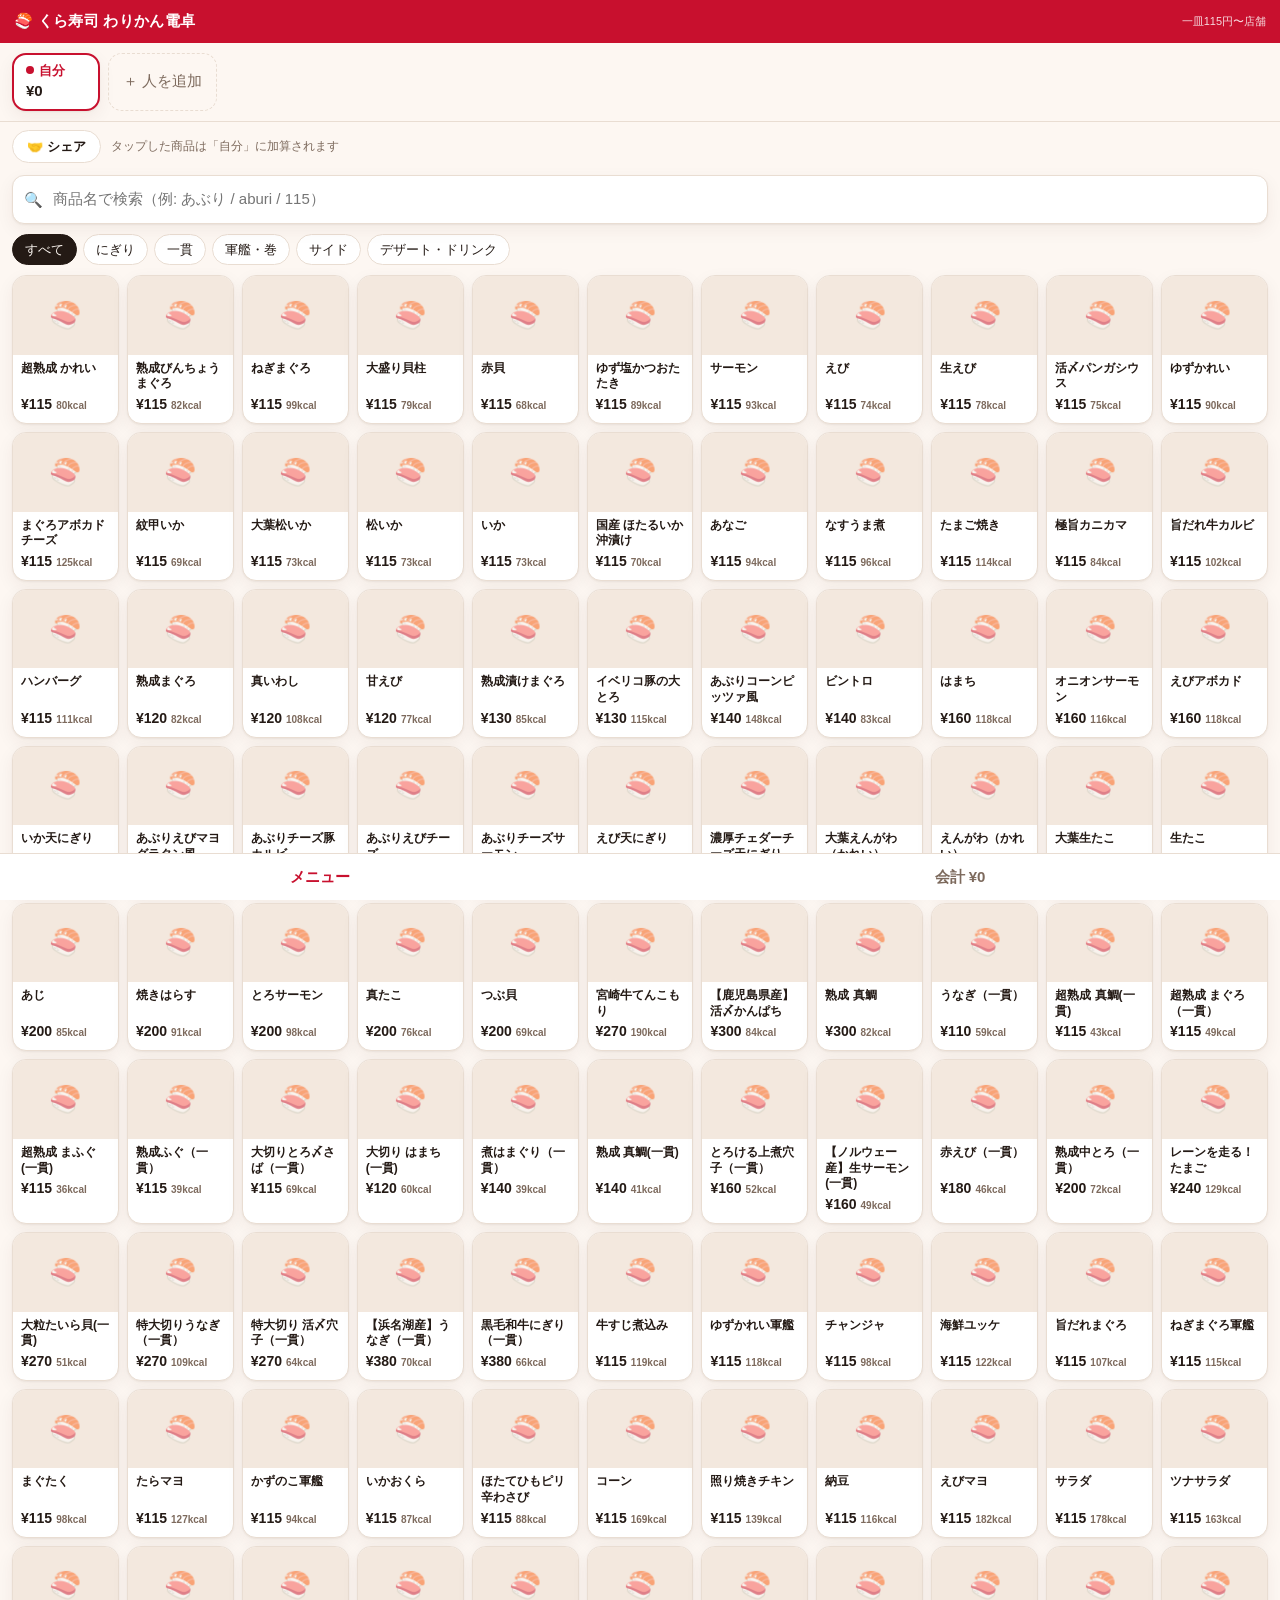
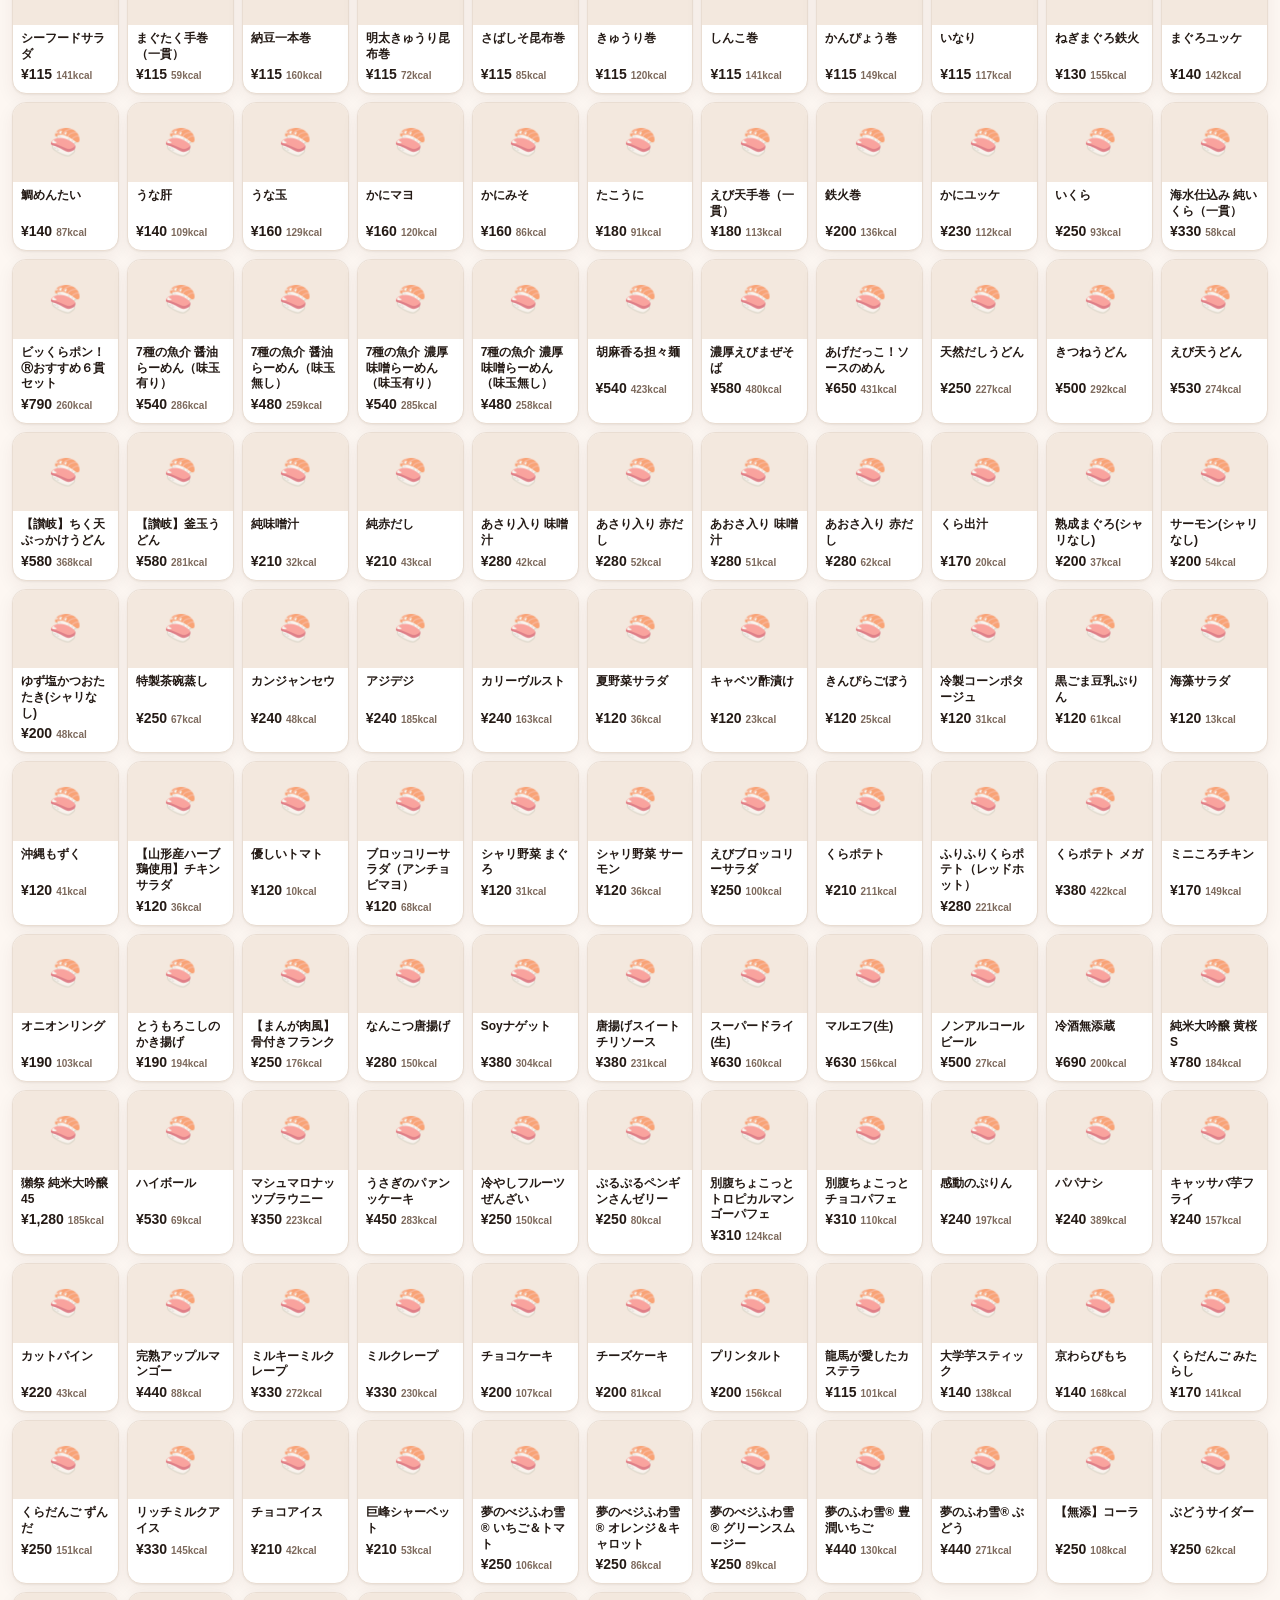
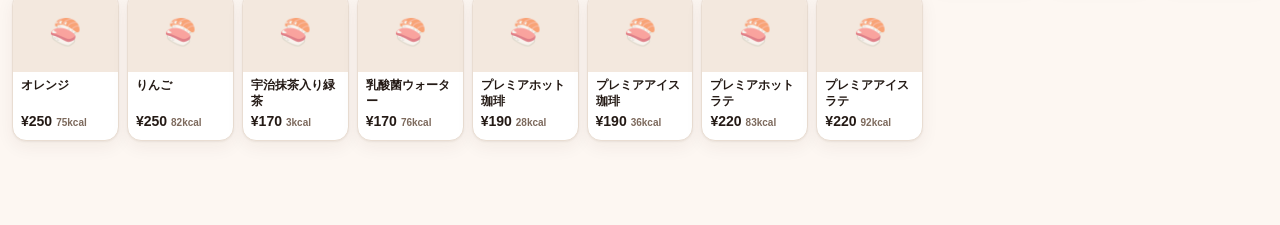
<file: kurazushi/index.html>
<!doctype html>
<html lang="ja">
<head>
<meta charset="utf-8">
<meta name="viewport" content="width=device-width,initial-scale=1,viewport-fit=cover">
<meta name="theme-color" content="#c8102e">
<title>くら寿司 わりかん電卓</title>
<meta name="description" content="くら寿司で「誰が何を食べたか」をタップで記録して、個別会計の金額を自動計算するアプリ">
<link rel="manifest" href="manifest.webmanifest">
<link rel="icon" href="data:image/svg+xml,<svg xmlns='http://www.w3.org/2000/svg' viewBox='0 0 100 100'><text y='.9em' font-size='90'>🍣</text></svg>">
<style>
:root{
  --bg:#fdf7f2; --panel:#ffffff; --line:#e9ddd2; --ink:#241a15; --sub:#7d6a5d;
  --accent:#c8102e; --accent-ink:#fff; --chip:#f3e8de; --ok:#1f7a4d;
  --shadow:0 1px 2px rgba(60,30,10,.06),0 6px 18px rgba(60,30,10,.06);
  --safe-b:env(safe-area-inset-bottom,0px);
}
@media (prefers-color-scheme:dark){
  :root:not([data-theme="light"]){
    --bg:#17110e; --panel:#211a16; --line:#3a2e27; --ink:#f4ece6; --sub:#a9968a;
    --accent:#ff5a6e; --accent-ink:#2a0008; --chip:#2e241e; --ok:#5fd39b;
    --shadow:0 1px 2px rgba(0,0,0,.4),0 6px 18px rgba(0,0,0,.35);
  }
}
*{box-sizing:border-box;-webkit-tap-highlight-color:transparent}
html,body{margin:0;padding:0}
html{background:var(--bg)}
body{
  background:var(--bg); color:var(--ink); min-height:100dvh;
  font-family:-apple-system,BlinkMacSystemFont,"Hiragino Kaku Gothic ProN","Noto Sans JP","Yu Gothic UI",sans-serif;
  font-size:15px; line-height:1.5;
  padding-bottom:calc(64px + var(--safe-b));
}
button,input{font:inherit;color:inherit}

/* ---------- ヘッダー ---------- */
header{
  position:sticky; top:0; z-index:30; background:var(--accent); color:var(--accent-ink);
  padding:10px 14px; display:flex; align-items:center; gap:8px;
}
header .brand{font-weight:800; letter-spacing:.02em}
header .area{margin-left:auto; font-size:11px; opacity:.85}

/* ---------- 人バー ---------- */
#people-bar{
  position:sticky; top:41px; z-index:29; background:var(--bg);
  border-bottom:1px solid var(--line);
  display:flex; gap:8px; padding:10px 12px; overflow-x:auto; scrollbar-width:none;
}
#people-bar::-webkit-scrollbar{display:none}
.pchip{
  flex:0 0 auto; display:flex; flex-direction:column; align-items:flex-start;
  border:2px solid var(--line); background:var(--panel); border-radius:14px;
  padding:6px 12px; min-width:88px; cursor:pointer; transition:.12s;
}
.pchip .pn{font-weight:700; font-size:13px; display:flex; align-items:center; gap:5px}
.pchip .pd{width:8px;height:8px;border-radius:50%;background:var(--dot,#999)}
.pchip .py{font-size:15px; font-weight:800; font-variant-numeric:tabular-nums}
.pchip[aria-current="true"]{border-color:var(--dot,var(--accent)); box-shadow:var(--shadow)}
.pchip[aria-current="true"] .pn{color:var(--dot)}
.padd{flex:0 0 auto;border:1px dashed var(--line);background:transparent;border-radius:14px;padding:6px 14px;color:var(--sub);cursor:pointer}

/* ---------- モードバー ---------- */
#mode-bar{display:flex;align-items:center;gap:10px;padding:8px 12px}
#share-toggle{
  border:1px solid var(--line); background:var(--panel); border-radius:999px;
  padding:6px 14px; font-size:13px; font-weight:700; cursor:pointer; white-space:nowrap;
}
#share-toggle[aria-pressed="true"]{background:var(--accent); color:var(--accent-ink); border-color:var(--accent)}
#mode-hint{font-size:12px; color:var(--sub); line-height:1.35}

/* ---------- 検索 ---------- */
.search-wrap{position:relative; padding:4px 12px 10px}
#q{
  width:100%; padding:12px 40px 12px 40px; border-radius:12px;
  border:1px solid var(--line); background:var(--panel); box-shadow:var(--shadow);
}
.search-wrap .ico{position:absolute; left:24px; top:50%; transform:translateY(-60%); color:var(--sub)}
#clear{position:absolute; right:20px; top:50%; transform:translateY(-60%); border:0; background:transparent; color:var(--sub); font-size:20px; cursor:pointer; display:none}
#cats{display:flex; gap:6px; padding:0 12px 10px; overflow-x:auto; scrollbar-width:none}
#cats::-webkit-scrollbar{display:none}
.cat{flex:0 0 auto; border:1px solid var(--line); background:var(--panel); border-radius:999px; padding:5px 12px; font-size:13px; cursor:pointer}
.cat[aria-pressed="true"]{background:var(--ink); color:var(--bg); border-color:var(--ink)}

/* ---------- 商品グリッド ---------- */
#grid{display:grid; grid-template-columns:repeat(auto-fill,minmax(104px,1fr)); gap:8px; padding:0 12px 20px}
.card{
  position:relative; background:var(--panel); border:1px solid var(--line); border-radius:14px;
  overflow:hidden; cursor:pointer; box-shadow:var(--shadow); transition:transform .08s;
  display:flex; flex-direction:column;
}
.card:active{transform:scale(.96)}
.card .thumb{aspect-ratio:4/3; background:var(--chip); position:relative}
.card .thumb img{width:100%; height:100%; object-fit:cover; display:block}
.card .thumb.noimg::after{content:"🍣"; position:absolute; inset:0; display:grid; place-items:center; font-size:26px; opacity:.5}
.card .body{padding:6px 8px 8px}
.card .cname{font-size:12px; font-weight:600; line-height:1.3; min-height:2.6em; overflow:hidden}
.card .cprice{font-size:14px; font-weight:800; margin-top:2px; font-variant-numeric:tabular-nums}
.card .cprice small{font-size:10px; color:var(--sub); font-weight:600; margin-left:4px}
.card .badge{
  position:absolute; top:6px; right:6px; min-width:24px; height:24px; padding:0 6px;
  border-radius:999px; background:var(--dot,var(--accent)); color:#fff;
  font-size:13px; font-weight:800; display:none; align-items:center; justify-content:center;
  box-shadow:0 2px 6px rgba(0,0,0,.25);
}
.card.has .badge{display:flex}
.card .minus{
  position:absolute; top:6px; left:6px; width:26px; height:26px; border-radius:50%;
  border:0; background:rgba(0,0,0,.55); color:#fff; font-size:16px; line-height:1;
  display:none; align-items:center; justify-content:center; cursor:pointer;
}
.card.has .minus{display:flex}
.empty{padding:40px 16px; text-align:center; color:var(--sub); font-size:14px}

/* ---------- 会計ビュー ---------- */
#view-bill{padding:4px 12px 24px}
.pcard{background:var(--panel); border:1px solid var(--line); border-left:5px solid var(--dot,var(--accent)); border-radius:14px; margin-bottom:12px; box-shadow:var(--shadow); overflow:hidden}
.pcard .head{display:flex; align-items:center; gap:8px; padding:10px 12px; border-bottom:1px solid var(--line)}
.pcard .head .nm{font-weight:800; background:transparent; border:0; border-bottom:1px dashed transparent; padding:2px 0; min-width:0; flex:1}
.pcard .head .nm:focus{outline:none; border-bottom-color:var(--sub)}
.pcard .head .sum{font-size:19px; font-weight:800; font-variant-numeric:tabular-nums}
.pcard .head .del{border:0;background:transparent;color:var(--sub);cursor:pointer;font-size:16px;padding:2px 4px}
.lines{list-style:none; margin:0; padding:0}
.lines li{display:flex; align-items:center; gap:8px; padding:8px 12px; border-bottom:1px solid var(--line)}
.lines li:last-child{border-bottom:0}
.lines .ln{flex:1; min-width:0; font-size:13px}
.lines .ln .sh{display:inline-block; font-size:10px; font-weight:700; color:var(--ok); border:1px solid var(--ok); border-radius:4px; padding:0 4px; margin-left:5px; vertical-align:1px}
.lines .ln small{color:var(--sub); font-size:11px; display:block}
.lines .qty{display:flex; align-items:center; gap:2px}
.lines .qty button{width:28px;height:28px;border-radius:8px;border:1px solid var(--line);background:var(--bg);cursor:pointer;font-weight:700}
.lines .qty span{min-width:22px;text-align:center;font-weight:700;font-variant-numeric:tabular-nums}
.lines .amt{width:58px; text-align:right; font-weight:700; font-variant-numeric:tabular-nums; font-size:13px}
.nothing{padding:14px 12px; color:var(--sub); font-size:13px}
.total-card{background:var(--ink); color:var(--bg); border-radius:14px; padding:14px; margin:4px 0 14px}
.total-card .row{display:flex; justify-content:space-between; align-items:baseline}
.total-card .big{font-size:28px; font-weight:800; font-variant-numeric:tabular-nums}
.total-card .meta{font-size:12px; opacity:.8; margin-top:6px; display:flex; gap:12px; flex-wrap:wrap}
.actions{display:flex; gap:8px; flex-wrap:wrap; margin-top:6px}
.actions button{flex:1 1 auto; min-width:130px; border:1px solid var(--line); background:var(--panel); border-radius:12px; padding:12px; font-weight:700; cursor:pointer}
.actions button.primary{background:var(--accent); color:var(--accent-ink); border-color:var(--accent)}
.actions button.danger{color:var(--accent)}
.note{font-size:11px; color:var(--sub); margin-top:14px; line-height:1.6}
.note a{color:inherit}

/* ---------- 下タブ ---------- */
#tabs{
  position:fixed; left:0; right:0; bottom:0; z-index:40; display:flex;
  background:var(--panel); border-top:1px solid var(--line);
  padding-bottom:var(--safe-b);
}
#tabs button{flex:1; border:0; background:transparent; padding:12px 4px; font-weight:700; cursor:pointer; color:var(--sub)}
#tabs button[aria-current="true"]{color:var(--accent)}
#tabs b{font-variant-numeric:tabular-nums}

/* ---------- トースト ---------- */
#toast{
  position:fixed; left:50%; bottom:calc(78px + var(--safe-b)); transform:translate(-50%,10px);
  background:var(--ink); color:var(--bg); padding:9px 16px; border-radius:999px;
  font-size:13px; font-weight:700; opacity:0; pointer-events:none; transition:.18s; z-index:50; white-space:nowrap;
}
#toast.show{opacity:1; transform:translate(-50%,0)}
[hidden]{display:none !important}
</style>
</head>
<body>

<header>
  <span class="brand">🍣 くら寿司 わりかん電卓</span>
  <span class="area" id="area-label"></span>
</header>

<div id="people-bar"></div>

<div id="mode-bar">
  <button id="share-toggle" aria-pressed="false">🤝 シェア</button>
  <span id="mode-hint"></span>
</div>

<main>
  <section id="view-menu">
    <div class="search-wrap">
      <span class="ico">🔍</span>
      <input id="q" type="search" enterkeyhint="search" autocomplete="off"
             placeholder="商品名で検索（例: あぶり / aburi / 115）">
      <button id="clear" aria-label="検索をクリア">×</button>
    </div>
    <div id="cats"></div>
    <div id="grid"></div>
  </section>

  <section id="view-bill" hidden></section>
</main>

<nav id="tabs">
  <button data-view="menu" aria-current="true">メニュー</button>
  <button data-view="bill">会計 <b id="tab-total">¥0</b></button>
</nav>

<div id="toast" role="status" aria-live="polite"></div>

<script src="menu.js"></script>
<script>
(() => {
"use strict";

const MENU = window.KURA_MENU || [];
const META = window.KURA_META || {};
const KEY  = "kura-warikan-v1";
const COLORS = ["#c8102e","#1f7a4d","#2a6bd4","#c47b00","#8b46b8","#0a8f9c"];
/* 皿としてカウントするカテゴリ（ビッくらポンは寿司5皿で1回） */
const PLATE_CATS = new Set(["にぎり","にぎり一貫","ぐんかん・細巻"]);
const CAT_LABEL = {
  "にぎり":"にぎり", "にぎり一貫":"一貫", "ぐんかん・細巻":"軍艦・巻",
  "サイドメニュー":"サイド", "デザート":"デザート・ドリンク"
};

/* ================= 検索用の正規化 =================
   ・全角/半角、大文字/小文字をそろえる
   ・カタカナ → ひらがな（「サーモン」でも「さーもん」でもヒット）
   ・長音符と記号を落とす（「さーもん」→「さもん」）
   これで「あぶり」と部分入力しただけで候補が絞れる。 */
function norm(s){
  return (s||"").normalize("NFKC").toLowerCase()
    .replace(/[ァ-ヶ]/g, c => String.fromCharCode(c.charCodeAt(0) - 0x60))
    .replace(/[ー‐-―\-~〜]/g, "")
    .replace(/[\s　・･、。,.\/()（）【】「」\[\]!！?？&＆%％#＃'"’”:：;；*＊+＋]/g, "");
}
/* 画像ファイル名からローマ字読みを拾う（"aburi" で検索できるようにするため） */
function romaji(file){
  let s = decodeURIComponent(file || "").replace(/\.(jpe?g|png|webp)$/i, "");
  if (/^[0-9a-f]{20,}$/i.test(s)) return "";              // ハッシュ名の画像は読みが取れない
  s = s.replace(/^\d{6}_/, "").replace(/^(fair|teiban|syokuzen|shokuzen)_/, "");
  return s.replace(/[^a-z0-9]/gi, "").toLowerCase();
}

/* ================= メニューの前処理 ================= */
const ITEMS = MENU.map(m => {
  const price = parseInt(m.p, 10) || 0;
  const kcal  = parseInt(m.k, 10) || 0;
  return {
    id: m.id, name: m.n, price, kcal, cat: m.c,
    img: (META.imgBase || "") + m.i,
    hay: norm(m.n) + " " + romaji(m.i) + " " + price
  };
});
const CATS = [...new Set(ITEMS.map(i => i.cat))];

/* ================= 状態 ================= */
let state = load();
let filterCat = "";
let query = "";

function load(){
  try{
    const raw = JSON.parse(localStorage.getItem(KEY));
    if (raw && Array.isArray(raw.people) && raw.people.length) return raw;
  }catch(e){}
  return { people:[{id:pid(), name:"自分"}], currentId:null, shareMode:false, lines:[] };
}
function save(){ try{ localStorage.setItem(KEY, JSON.stringify(state)); }catch(e){} }
function pid(){ return "p" + Math.random().toString(36).slice(2,8); }
function current(){
  const p = state.people.find(p => p.id === state.currentId);
  return p || state.people[0];
}
function colorOf(id){
  const i = state.people.findIndex(p => p.id === id);
  return COLORS[(i < 0 ? 0 : i) % COLORS.length];
}
const yen = n => "¥" + n.toLocaleString("ja-JP");

/* ================= 集計 =================
   シェア行は人数で割る。1円未満の端数は行ごとに配る相手をずらして、
   誰か一人だけが損をしないようにする。合計は必ず一致する。 */
function compute(){
  const per = {};
  state.people.forEach(p => per[p.id] = { yen:0, lines:[] });
  let grand = 0, plates = 0, kcal = 0;

  state.lines.forEach((ln, idx) => {
    const owners = ln.owners.filter(id => per[id]);
    if (!owners.length) return;
    const total = ln.price * ln.qty;
    grand += total;
    kcal  += (ln.kcal || 0) * ln.qty;
    if (PLATE_CATS.has(ln.cat)) plates += ln.qty;

    const base  = Math.floor(total / owners.length);
    const extra = total - base * owners.length;
    const start = idx % owners.length;
    owners.forEach((id, i) => {
      const rank  = (i - start + owners.length) % owners.length;
      const share = base + (rank < extra ? 1 : 0);
      per[id].yen += share;
      per[id].lines.push({ ln, share, shared: owners.length > 1, n: owners.length });
    });
  });
  return { per, grand, plates, kcal };
}

/* ================= 描画：人バー ================= */
function renderPeople(){
  const { per } = compute();
  const bar = document.getElementById("people-bar");
  bar.innerHTML = "";
  state.people.forEach(p => {
    const b = document.createElement("button");
    b.className = "pchip";
    b.style.setProperty("--dot", colorOf(p.id));
    b.setAttribute("aria-current", p.id === current().id ? "true" : "false");
    b.innerHTML = `<span class="pn"><i class="pd"></i>${esc(p.name)}</span>
                   <span class="py">${yen(per[p.id] ? per[p.id].yen : 0)}</span>`;
    b.onclick = () => { state.currentId = p.id; save(); renderAll(); };
    bar.appendChild(b);
  });
  const add = document.createElement("button");
  add.className = "padd";
  add.textContent = "＋ 人を追加";
  add.onclick = addPerson;
  bar.appendChild(add);

  const t = document.getElementById("share-toggle");
  t.setAttribute("aria-pressed", state.shareMode ? "true" : "false");
  document.getElementById("mode-hint").textContent = state.shareMode
    ? `タップした商品は${state.people.length}人で均等割りされます`
    : `タップした商品は「${current().name}」に加算されます`;
}

function addPerson(){
  const name = (prompt("名前を入力（例：ゆうき）", "") || "").trim();
  if (!name) return;
  const p = { id: pid(), name };
  state.people.push(p);
  state.currentId = p.id;
  save(); renderAll();
  toast(`${name} を追加`);
}

/* ================= 描画：メニュー ================= */
function renderCats(){
  const wrap = document.getElementById("cats");
  wrap.innerHTML = "";
  [["","すべて"], ...CATS.map(c => [c, CAT_LABEL[c] || c])].forEach(([val, label]) => {
    const b = document.createElement("button");
    b.className = "cat";
    b.textContent = label;
    b.setAttribute("aria-pressed", filterCat === val ? "true" : "false");
    b.onclick = () => { filterCat = val; renderGrid(); renderCats(); };
    wrap.appendChild(b);
  });
}

function qtyOnCard(itemId){
  /* いま選んでいる人が関わっている数（シェア含む）をバッジに出す */
  return state.lines
    .filter(l => l.itemId === itemId && l.owners.includes(current().id))
    .reduce((s, l) => s + l.qty, 0);
}

function renderGrid(){
  const grid = document.getElementById("grid");
  const q = norm(query);
  const list = ITEMS.filter(i =>
    (!filterCat || i.cat === filterCat) && (!q || i.hay.includes(q))
  );
  grid.innerHTML = "";
  if (!list.length){
    grid.innerHTML = `<p class="empty">「${esc(query)}」に一致する商品がありません。<br>
      期間限定メニューなどでここに無い場合は、会計タブの「自由入力で追加」から手で足せます。</p>`;
    return;
  }
  const frag = document.createDocumentFragment();
  list.forEach(it => {
    const n = qtyOnCard(it.id);
    const el = document.createElement("div");
    el.className = "card" + (n ? " has" : "");
    el.style.setProperty("--dot", colorOf(current().id));
    el.innerHTML = `
      <div class="thumb"><img loading="lazy" decoding="async" alt="" src="${it.img}"></div>
      <div class="body">
        <div class="cname">${esc(it.name)}</div>
        <div class="cprice">${yen(it.price)}${it.kcal ? `<small>${it.kcal}kcal</small>` : ""}</div>
      </div>
      <span class="badge">${n}</span>
      <button class="minus" aria-label="1つ減らす">−</button>`;
    const img = el.querySelector("img");
    img.onerror = () => { img.remove(); el.querySelector(".thumb").classList.add("noimg"); };
    el.addEventListener("click", e => {
      if (e.target.closest(".minus")) { removeOne(it); return; }
      addOne(it);
    });
    frag.appendChild(el);
  });
  grid.appendChild(frag);
}

/* ================= 加算・減算 ================= */
function ownersNow(){
  return state.shareMode ? state.people.map(p => p.id) : [current().id];
}
function lineKey(itemId, owners){ return itemId + "|" + [...owners].sort().join(","); }

function addOne(it){
  const owners = ownersNow();
  const key = lineKey(it.id, owners);
  const found = state.lines.find(l => lineKey(l.itemId, l.owners) === key);
  if (found) found.qty++;
  else state.lines.push({
    itemId: it.id, name: it.name, price: it.price, kcal: it.kcal,
    cat: it.cat, img: it.img, qty: 1, owners
  });
  save(); renderAll();
  toast(state.shareMode
    ? `${it.name} を${owners.length}人でシェア（1人 ${yen(Math.floor(it.price/owners.length))}〜）`
    : `${current().name} に ${it.name} ${yen(it.price)}`);
  if (navigator.vibrate) navigator.vibrate(8);
}

function removeOne(it){
  /* カードの「−」は、いまの人が関わっている行を後ろから1つ減らす */
  for (let i = state.lines.length - 1; i >= 0; i--){
    const l = state.lines[i];
    if (l.itemId === it.id && l.owners.includes(current().id)){
      l.qty--;
      if (l.qty <= 0) state.lines.splice(i, 1);
      save(); renderAll();
      toast(`${it.name} を1つ減らしました`);
      return;
    }
  }
}
function bumpLine(ln, d){
  ln.qty += d;
  if (ln.qty <= 0) state.lines.splice(state.lines.indexOf(ln), 1);
  save(); renderAll();
}

/* ================= 描画：会計 ================= */
function renderBill(){
  const { per, grand, plates, kcal } = compute();
  const v = document.getElementById("view-bill");
  const toNext = plates % 5 === 0 ? 5 : 5 - (plates % 5);

  let html = `
    <div class="total-card">
      <div class="row"><span>みんなの合計</span><span class="big">${yen(grand)}</span></div>
      <div class="meta">
        <span>🍣 ${plates}皿</span>
        <span>🎰 ビッくらポンまであと${toNext}皿</span>
        <span>🔥 ${kcal.toLocaleString("ja-JP")}kcal</span>
      </div>
    </div>`;

  state.people.forEach(p => {
    const d = per[p.id];
    html += `<div class="pcard" style="--dot:${colorOf(p.id)}">
      <div class="head">
        <input class="nm" value="${esc(p.name)}" data-rename="${p.id}" aria-label="名前">
        <span class="sum">${yen(d.yen)}</span>
        ${state.people.length > 1 ? `<button class="del" data-delperson="${p.id}" aria-label="この人を削除">✕</button>` : ""}
      </div>`;
    if (!d.lines.length){
      html += `<p class="nothing">まだ何も入っていません。</p>`;
    } else {
      html += `<ul class="lines">`;
      d.lines.forEach((row, i) => {
        const ln = row.ln;
        html += `<li>
          <div class="ln">${esc(ln.name)}${row.shared ? `<span class="sh">${row.n}人でシェア</span>` : ""}
            <small>${yen(ln.price)} × ${ln.qty}${row.shared ? ` ÷ ${row.n}人` : ""}</small></div>
          <div class="qty">
            <button data-line="${state.lines.indexOf(ln)}" data-d="-1" aria-label="減らす">−</button>
            <span>${ln.qty}</span>
            <button data-line="${state.lines.indexOf(ln)}" data-d="1" aria-label="増やす">＋</button>
          </div>
          <div class="amt">${yen(row.share)}</div>
        </li>`;
      });
      html += `</ul>`;
    }
    html += `</div>`;
  });

  html += `<div class="actions">
      <button id="btn-custom">＋ 自由入力で追加</button>
      <button id="btn-copy" class="primary">結果をコピー</button>
      <button id="btn-reset" class="danger">全部リセット</button>
    </div>
    <p class="note">
      価格は<b>${esc(META.area || "")}</b>の税込価格（${esc(META.updated || "")}時点、
      <a href="${esc(META.source || "#")}" target="_blank" rel="noopener">くら寿司公式サイト</a>より）。<br>
      1皿120円〜／130円〜／150円〜の店舗は公式でもPDFのみの配布のため、このアプリには入っていません。
      その場合や期間限定メニューは「自由入力で追加」を使ってください。<br>
      シェア分の1円未満の端数は、行ごとに負担する人をずらして配分しています（合計は必ず一致します）。
    </p>`;

  v.innerHTML = html;

  v.querySelectorAll("[data-line]").forEach(b => {
    b.onclick = () => bumpLine(state.lines[+b.dataset.line], +b.dataset.d);
  });
  v.querySelectorAll("[data-rename]").forEach(inp => {
    inp.onchange = () => {
      const p = state.people.find(p => p.id === inp.dataset.rename);
      const nm = inp.value.trim();
      if (p && nm) { p.name = nm; save(); renderAll(); }
      else inp.value = p ? p.name : "";
    };
  });
  v.querySelectorAll("[data-delperson]").forEach(b => {
    b.onclick = () => {
      const p = state.people.find(p => p.id === b.dataset.delperson);
      if (!p || !confirm(`${p.name} を削除します。この人の注文も消えます。`)) return;
      state.people = state.people.filter(x => x.id !== p.id);
      state.lines = state.lines
        .map(l => ({ ...l, owners: l.owners.filter(id => id !== p.id) }))
        .filter(l => l.owners.length);
      if (state.currentId === p.id) state.currentId = state.people[0].id;
      save(); renderAll();
    };
  });
  document.getElementById("btn-custom").onclick = addCustom;
  document.getElementById("btn-copy").onclick = copyResult;
  document.getElementById("btn-reset").onclick = () => {
    if (!confirm("注文をすべて消して最初からにします。よろしいですか？（人の名前は残ります）")) return;
    state.lines = []; save(); renderAll(); toast("リセットしました");
  };
}

function addCustom(){
  const name = (prompt("商品名（メニューに無いもの・期間限定など）", "") || "").trim();
  if (!name) return;
  const price = parseInt((prompt(`「${name}」の金額（税込・数字だけ）`, "") || "").replace(/[^\d]/g, ""), 10);
  if (!price) return;
  const owners = ownersNow();
  state.lines.push({
    itemId: "custom-" + Date.now(), name, price, kcal: 0,
    cat: "自由入力", img: "", qty: 1, owners
  });
  save(); renderAll();
  toast(`${name} ${yen(price)} を追加`);
}

/* ================= 結果コピー ================= */
function buildText(){
  const { per, grand, plates } = compute();
  const d = new Date();
  const lines = [`🍣 くら寿司 会計（${d.getMonth()+1}/${d.getDate()}）`, "──────────────"];
  state.people.forEach(p => {
    lines.push(`${p.name}  ${yen(per[p.id].yen)}`);
    per[p.id].lines.forEach(r => {
      lines.push(`  ・${r.ln.name} ×${r.ln.qty}${r.shared ? `（${r.n}人シェア）` : ""}  ${yen(r.share)}`);
    });
  });
  lines.push("──────────────", `合計 ${yen(grand)} / ${plates}皿`);
  return lines.join("\n");
}
async function copyResult(){
  const text = buildText();
  try{
    await navigator.clipboard.writeText(text);
    toast("コピーしました");
  }catch(e){
    const ta = document.createElement("textarea");
    ta.value = text; ta.style.position = "fixed"; ta.style.opacity = "0";
    document.body.appendChild(ta); ta.select();
    try { document.execCommand("copy"); toast("コピーしました"); }
    catch(_) { prompt("コピーしてください", text); }
    ta.remove();
  }
}

/* ================= 共通 ================= */
function esc(s){
  return String(s).replace(/[&<>"']/g, c => ({ "&":"&amp;","<":"&lt;",">":"&gt;",'"':"&quot;","'":"&#39;" }[c]));
}
let toastTimer;
function toast(msg){
  const t = document.getElementById("toast");
  t.textContent = msg;
  t.classList.add("show");
  clearTimeout(toastTimer);
  toastTimer = setTimeout(() => t.classList.remove("show"), 1600);
}
function renderAll(){
  renderPeople();
  renderGrid();
  if (!document.getElementById("view-bill").hidden) renderBill();
  document.getElementById("tab-total").textContent = yen(compute().grand);
}

/* ================= 初期化 ================= */
document.getElementById("area-label").textContent = META.area || "";

const qEl = document.getElementById("q");
qEl.addEventListener("input", () => {
  query = qEl.value;
  document.getElementById("clear").style.display = query ? "block" : "none";
  renderGrid();
});
document.getElementById("clear").onclick = () => {
  qEl.value = ""; query = "";
  document.getElementById("clear").style.display = "none";
  renderGrid(); qEl.focus();
};
document.getElementById("share-toggle").onclick = () => {
  if (state.people.length < 2 && !state.shareMode){
    toast("シェアを使うには2人以上必要です");
    return;
  }
  state.shareMode = !state.shareMode;
  save(); renderAll();
};
document.querySelectorAll("#tabs button").forEach(b => {
  b.onclick = () => {
    const view = b.dataset.view;
    document.querySelectorAll("#tabs button").forEach(x =>
      x.setAttribute("aria-current", x === b ? "true" : "false"));
    document.getElementById("view-menu").hidden = view !== "menu";
    document.getElementById("view-bill").hidden = view !== "bill";
    if (view === "bill") renderBill();
    window.scrollTo(0, 0);
  };
});

renderCats();
renderAll();

if ("serviceWorker" in navigator){
  window.addEventListener("load", () =>
    navigator.serviceWorker.register("sw.js").catch(() => {}));
}
})();
</script>
</body>
</html>
</file>
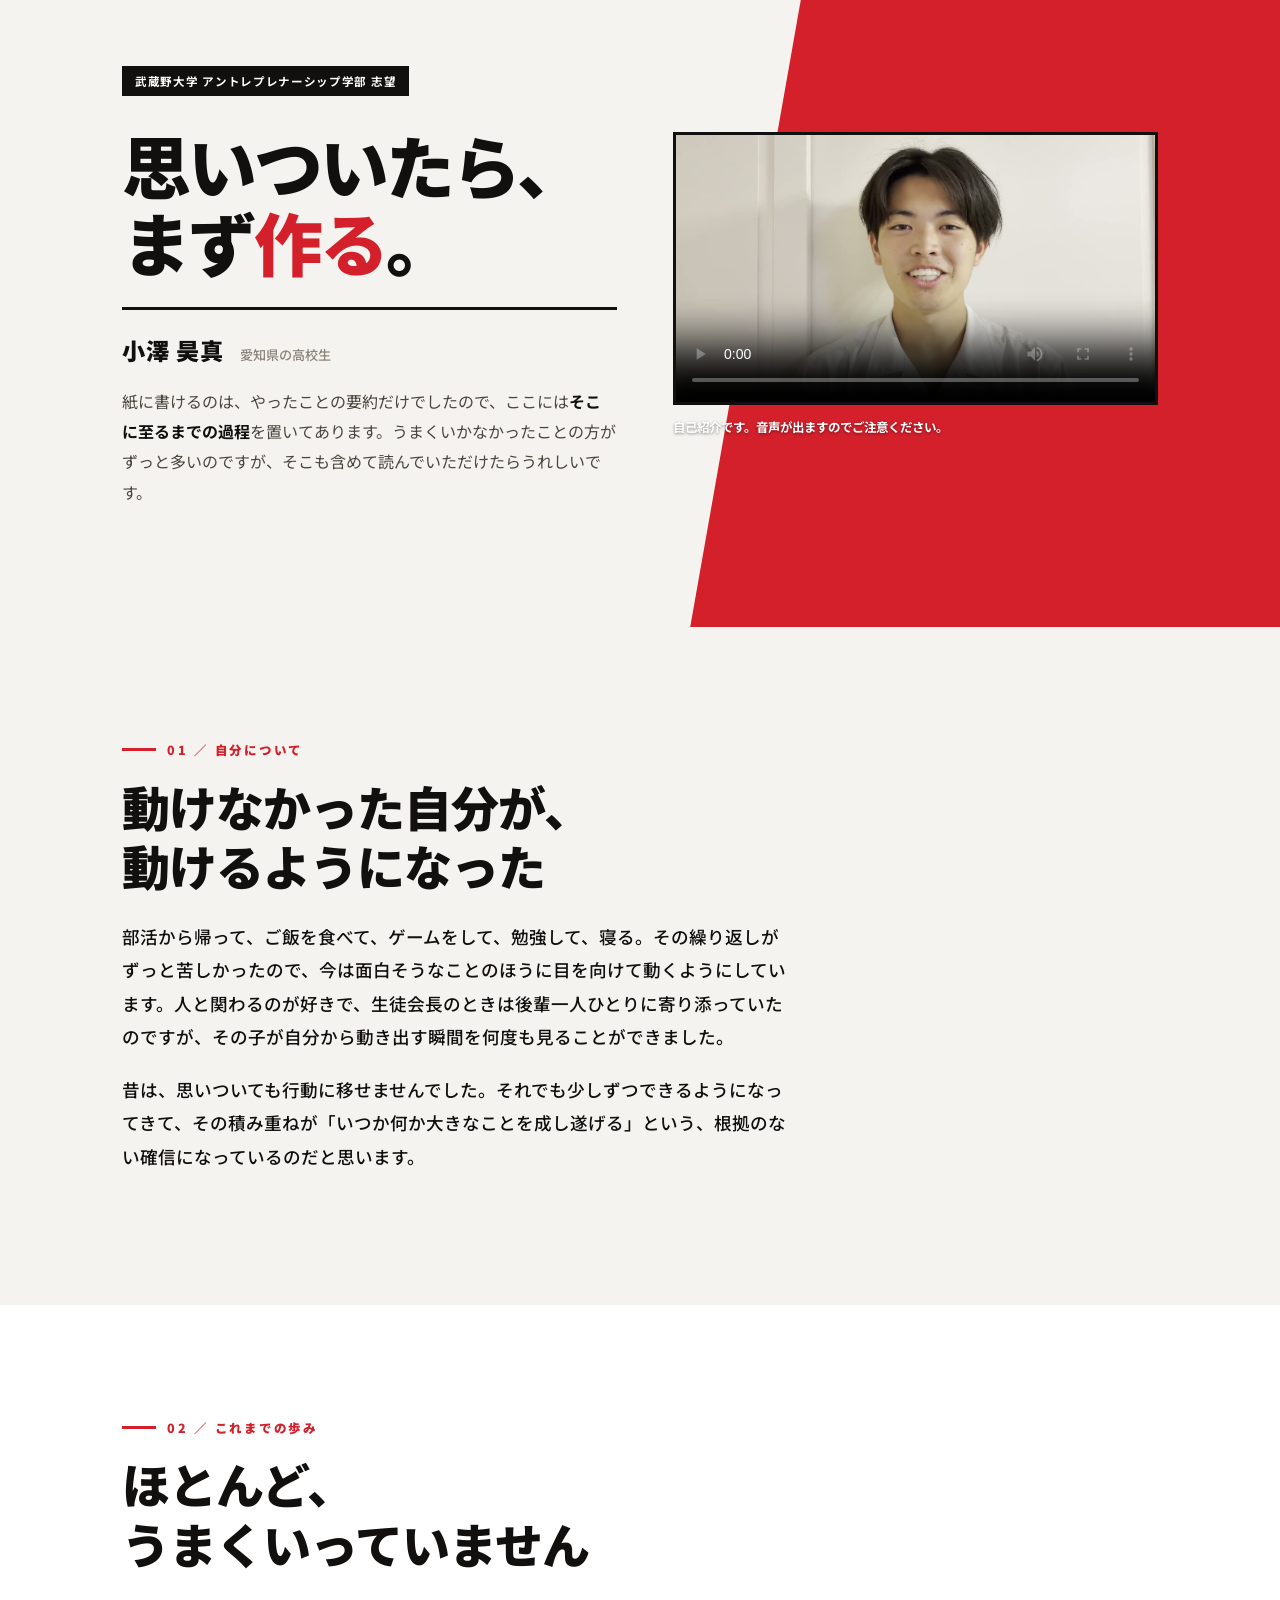
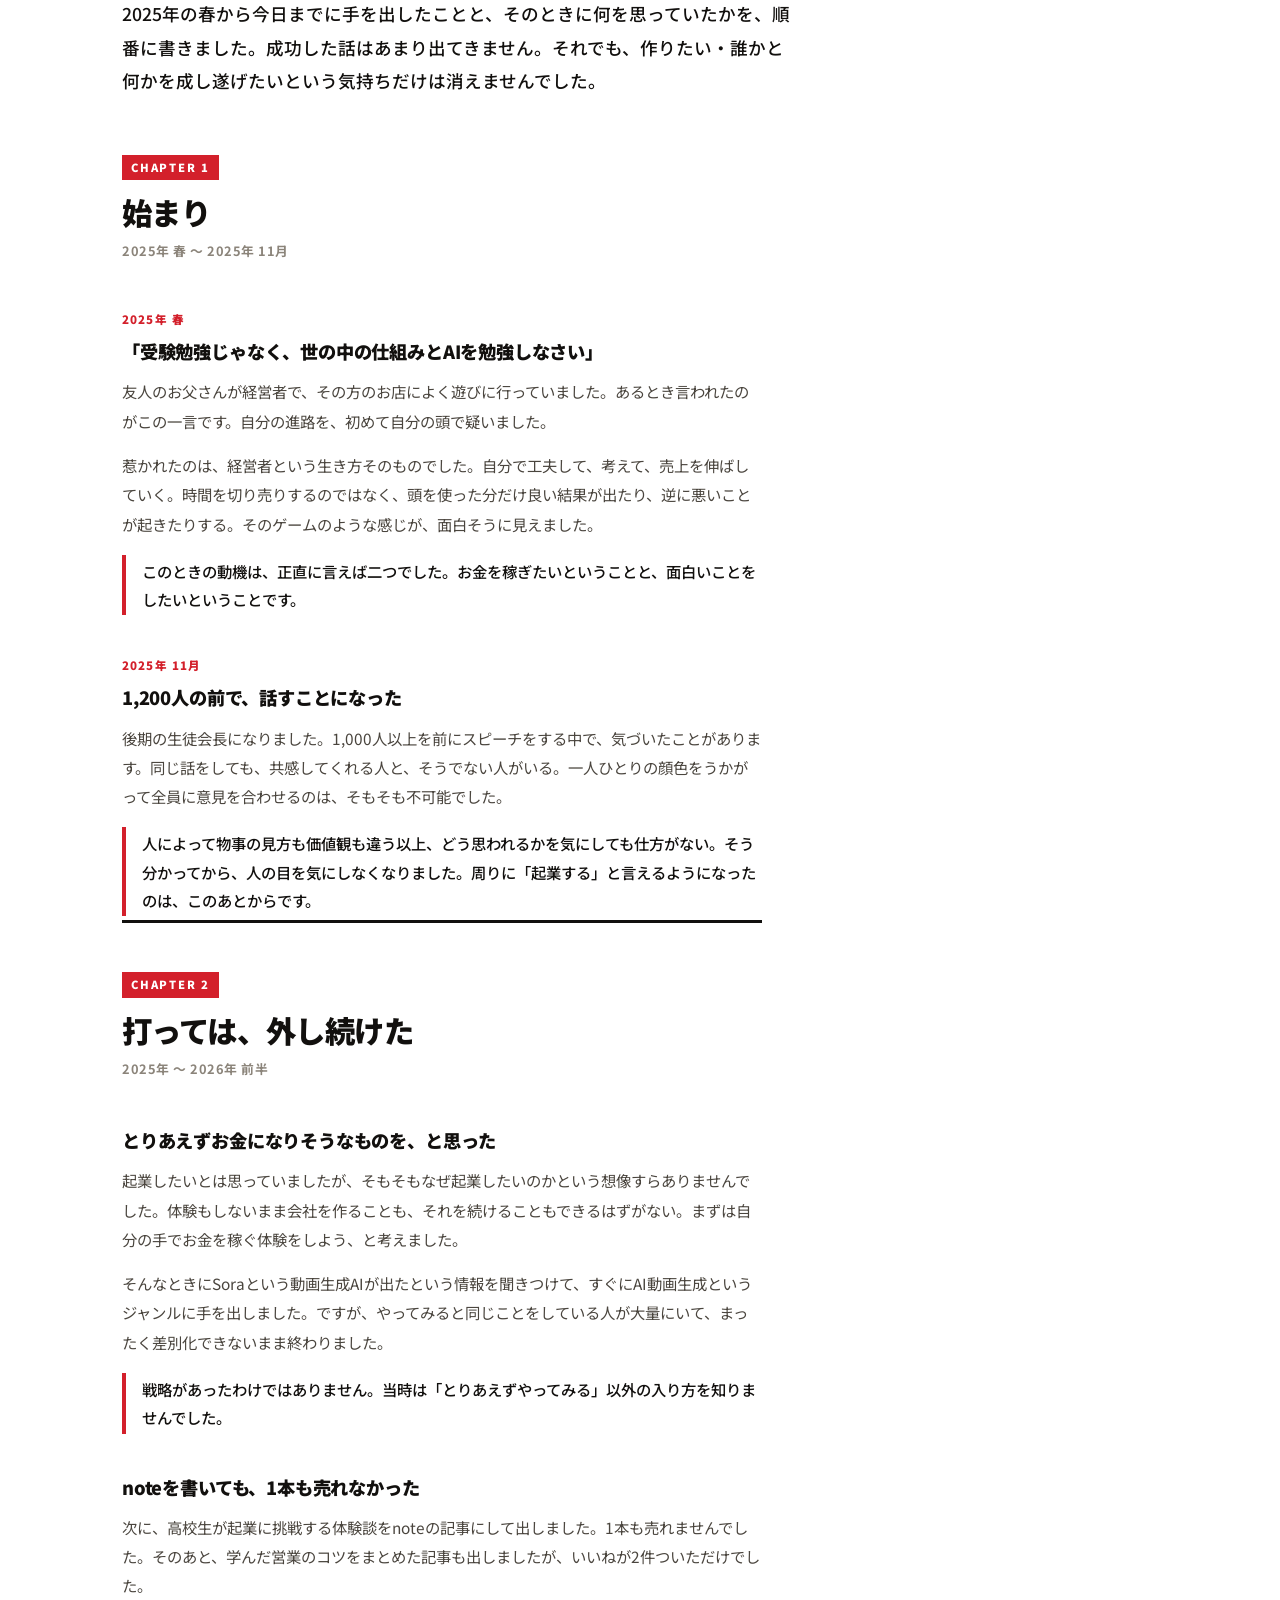
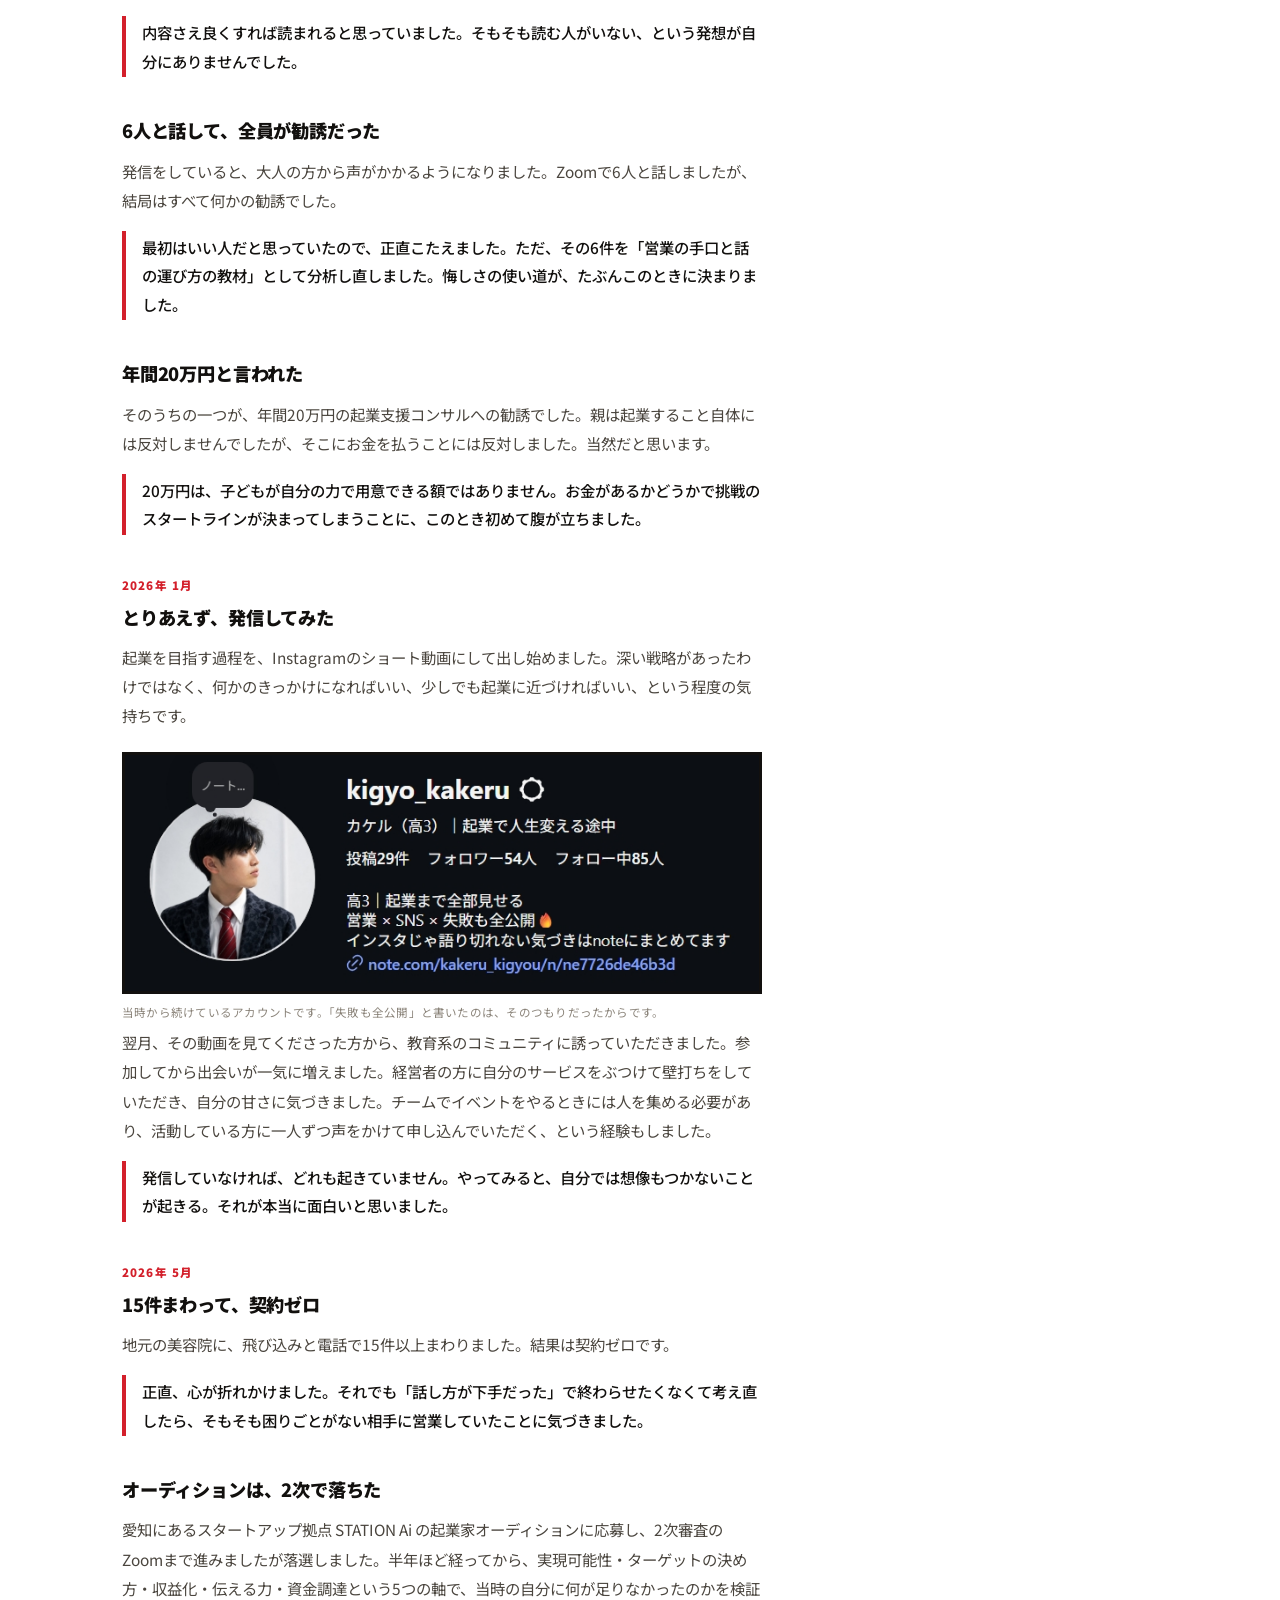
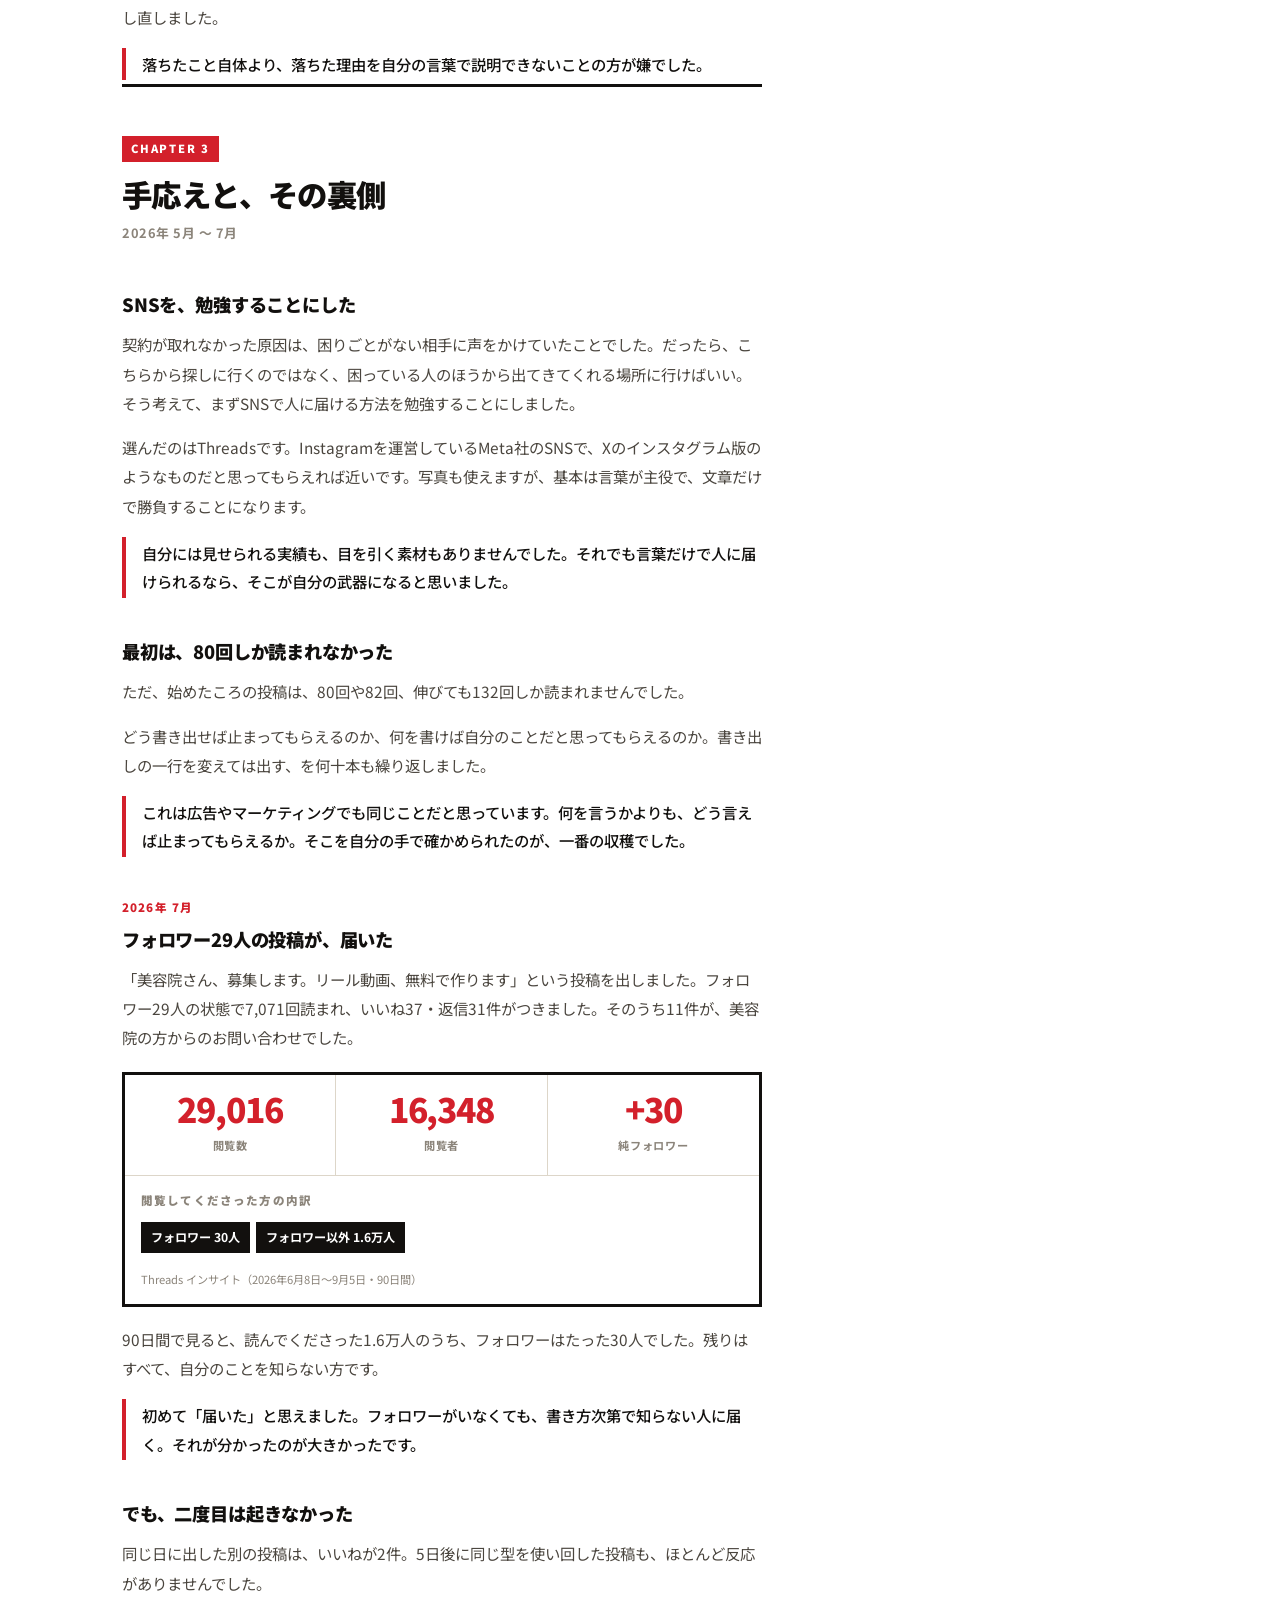
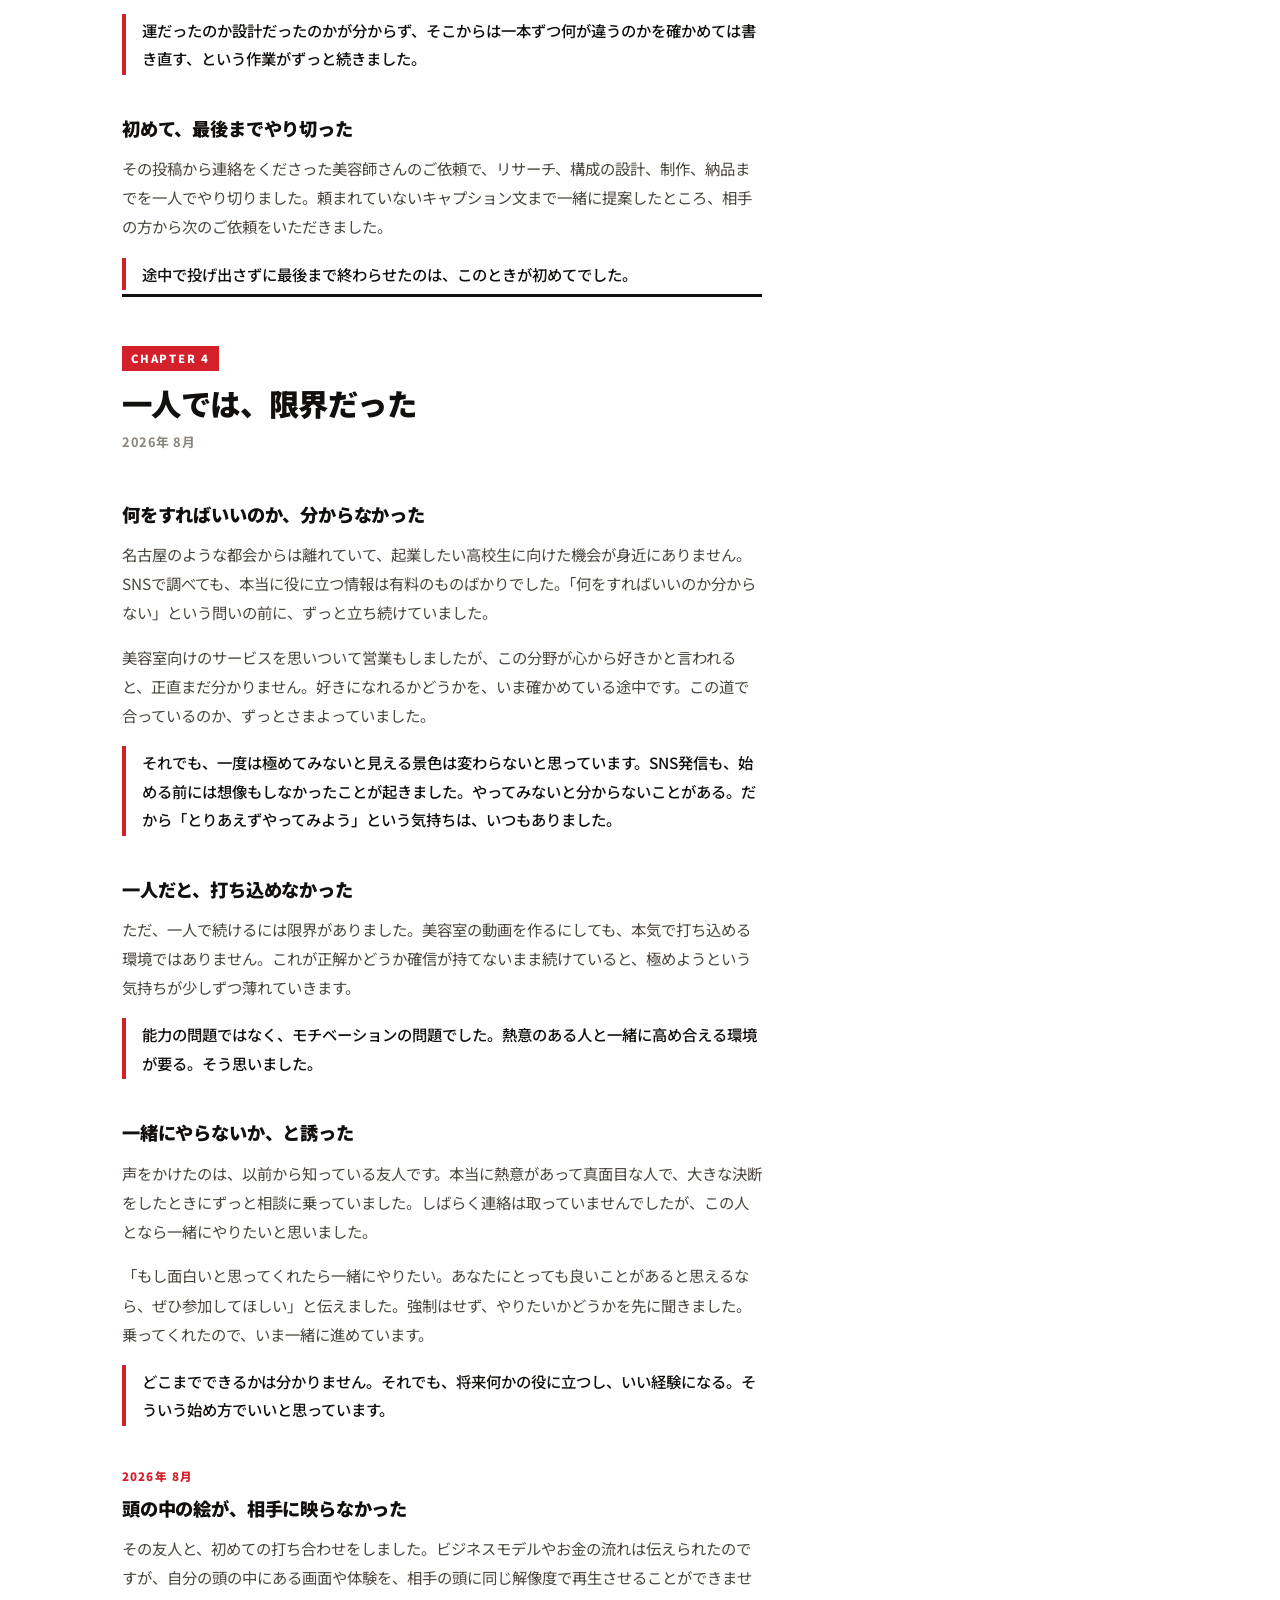
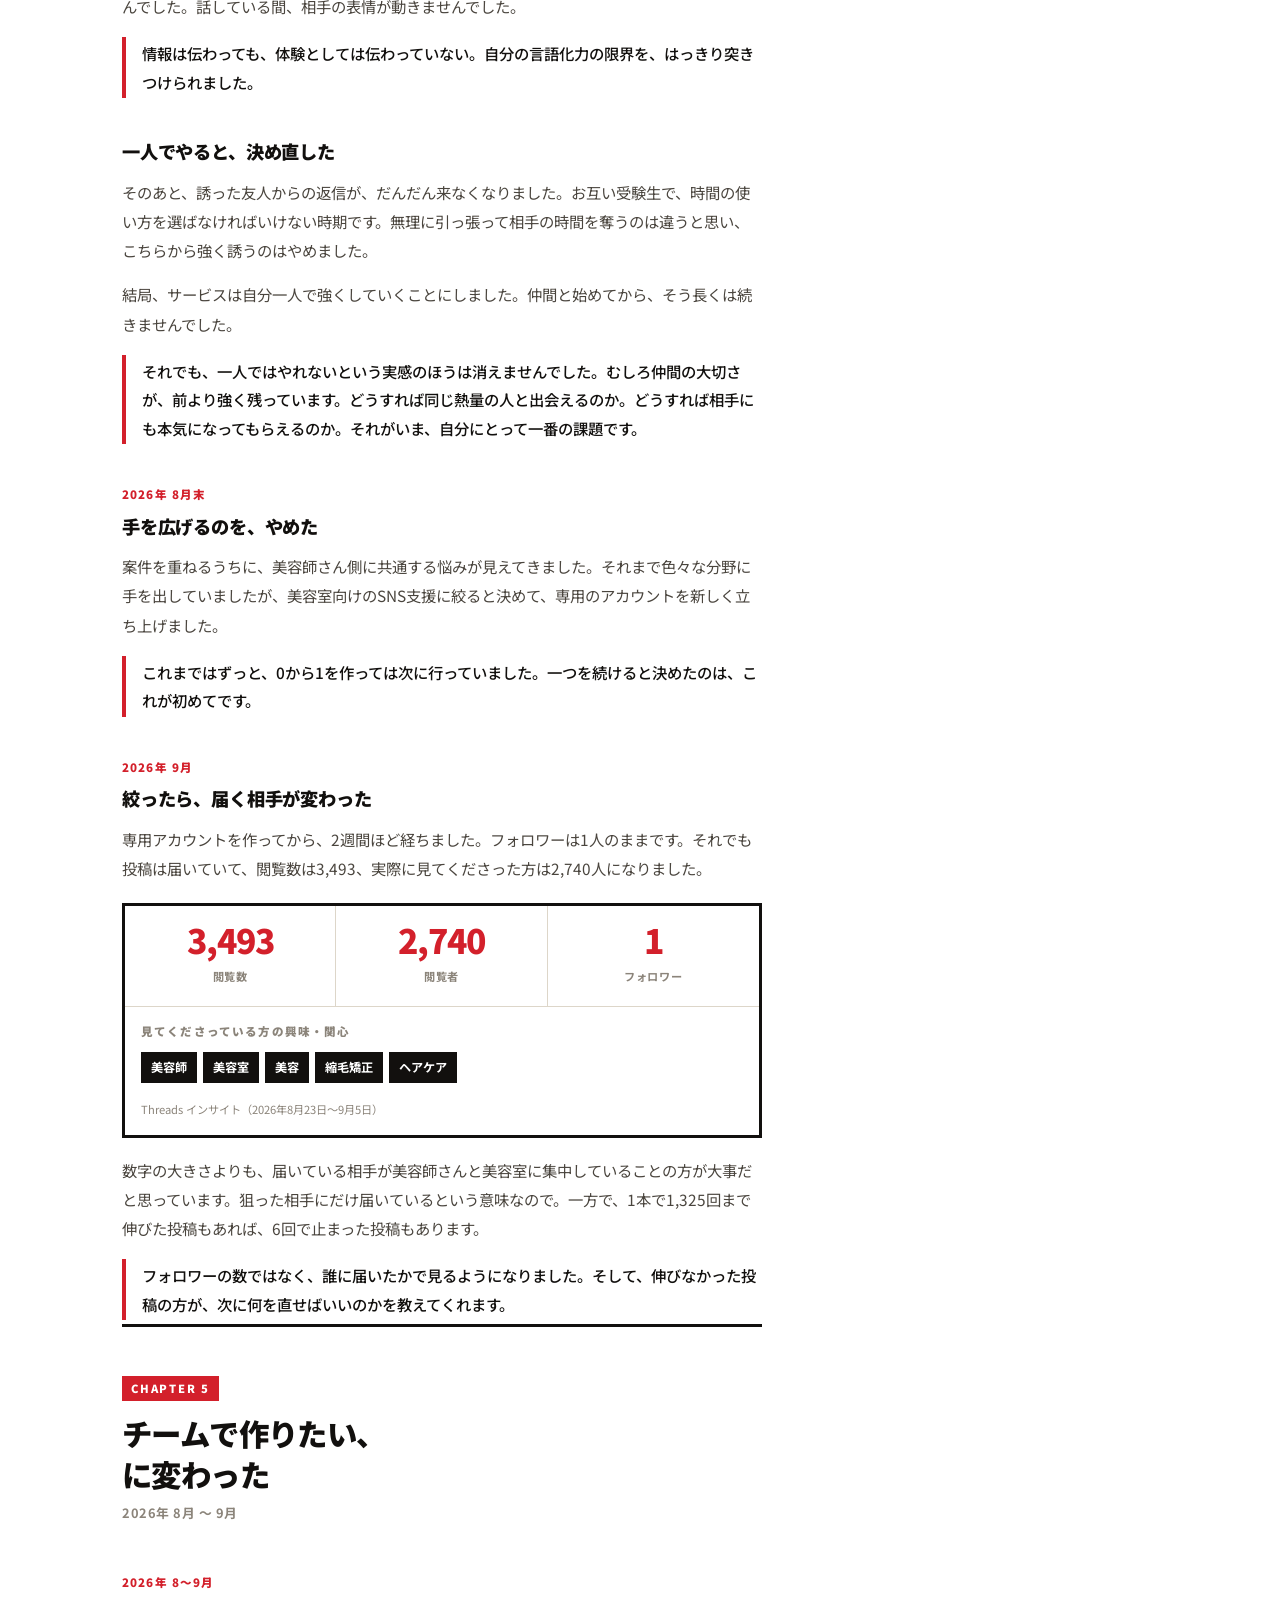
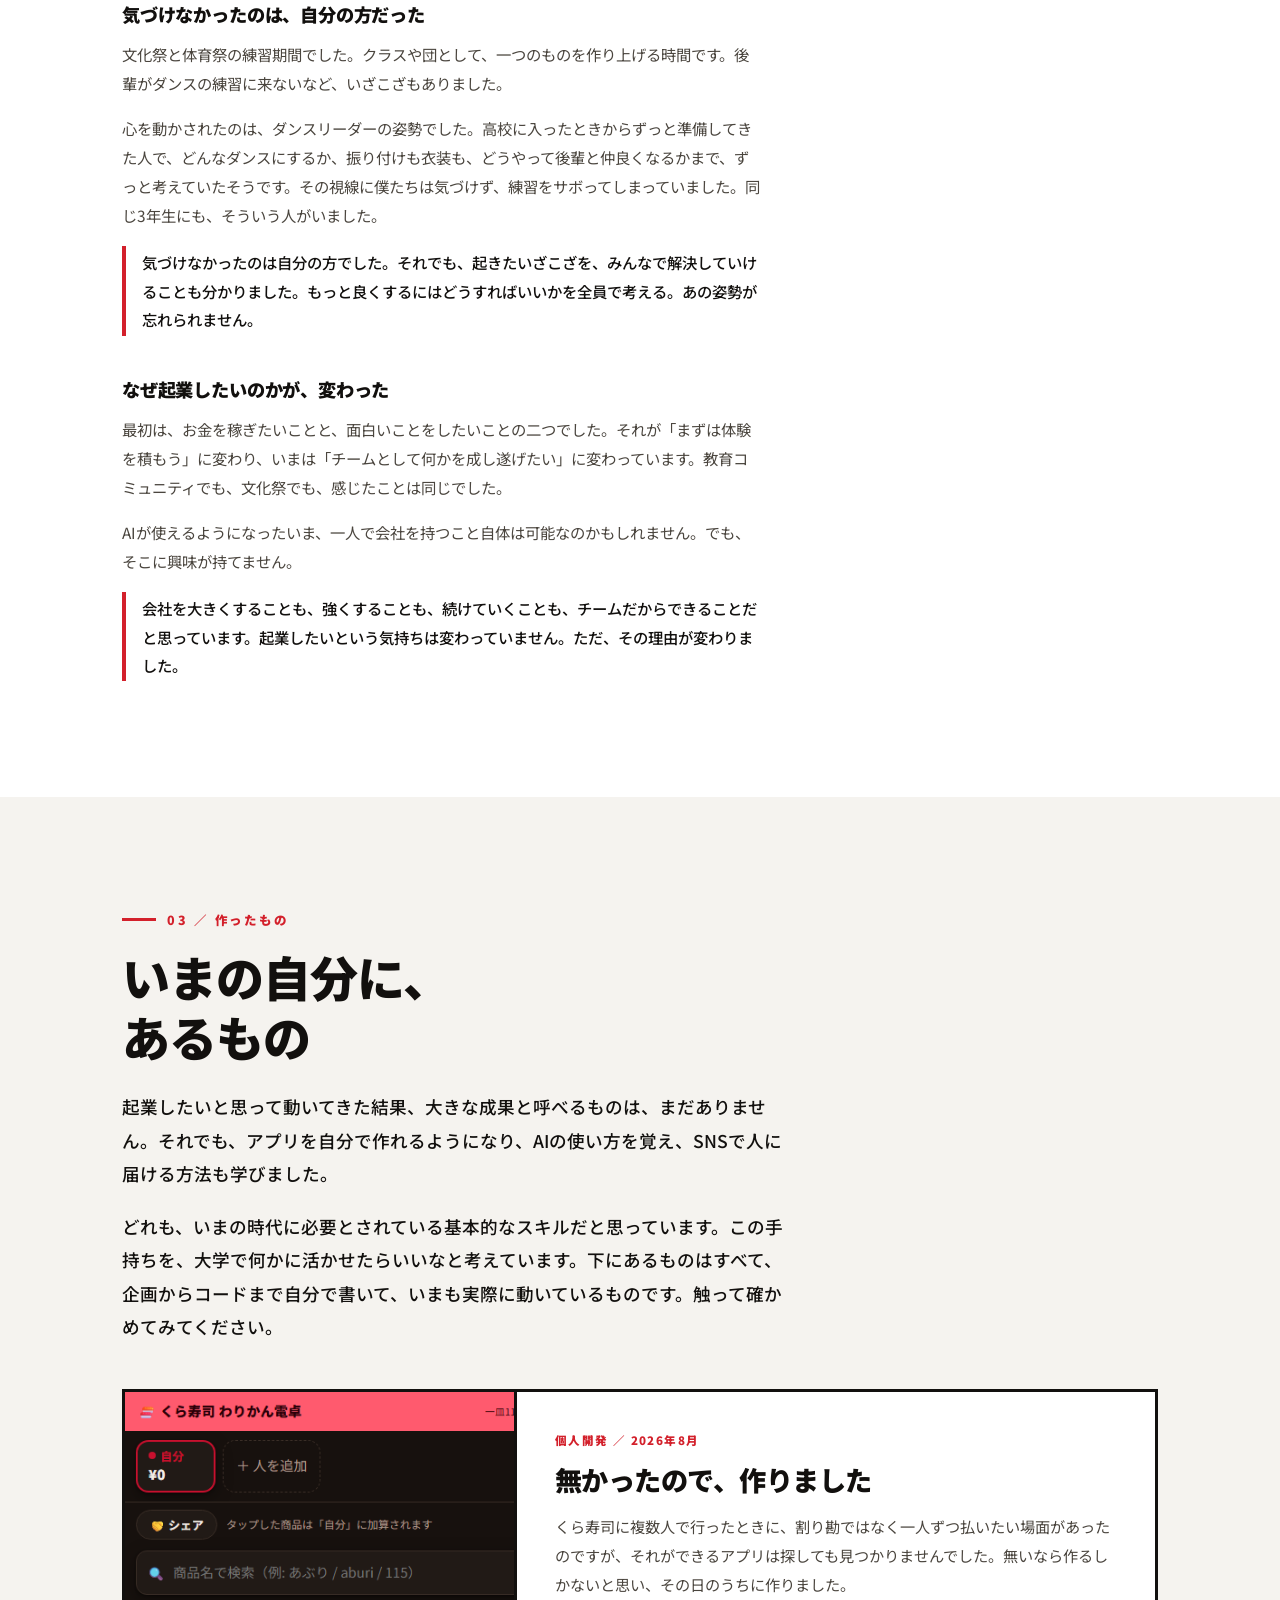
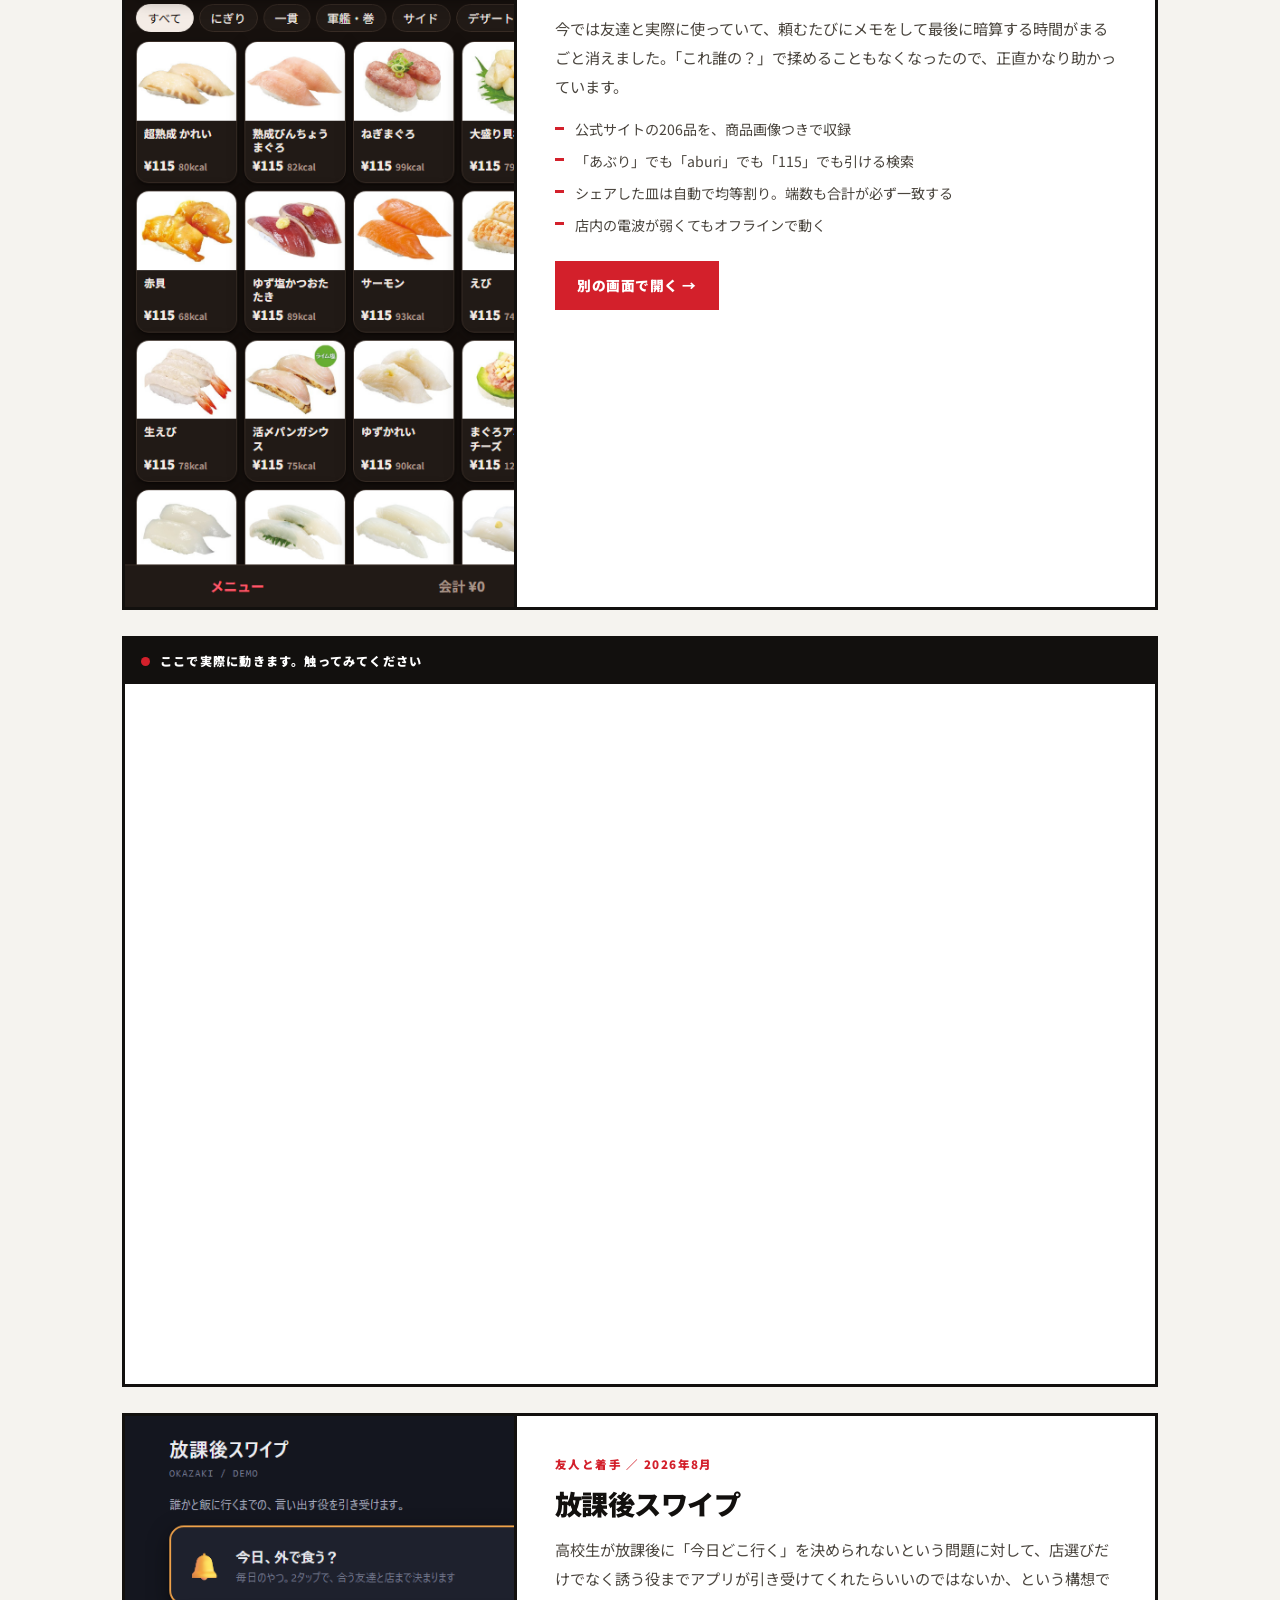
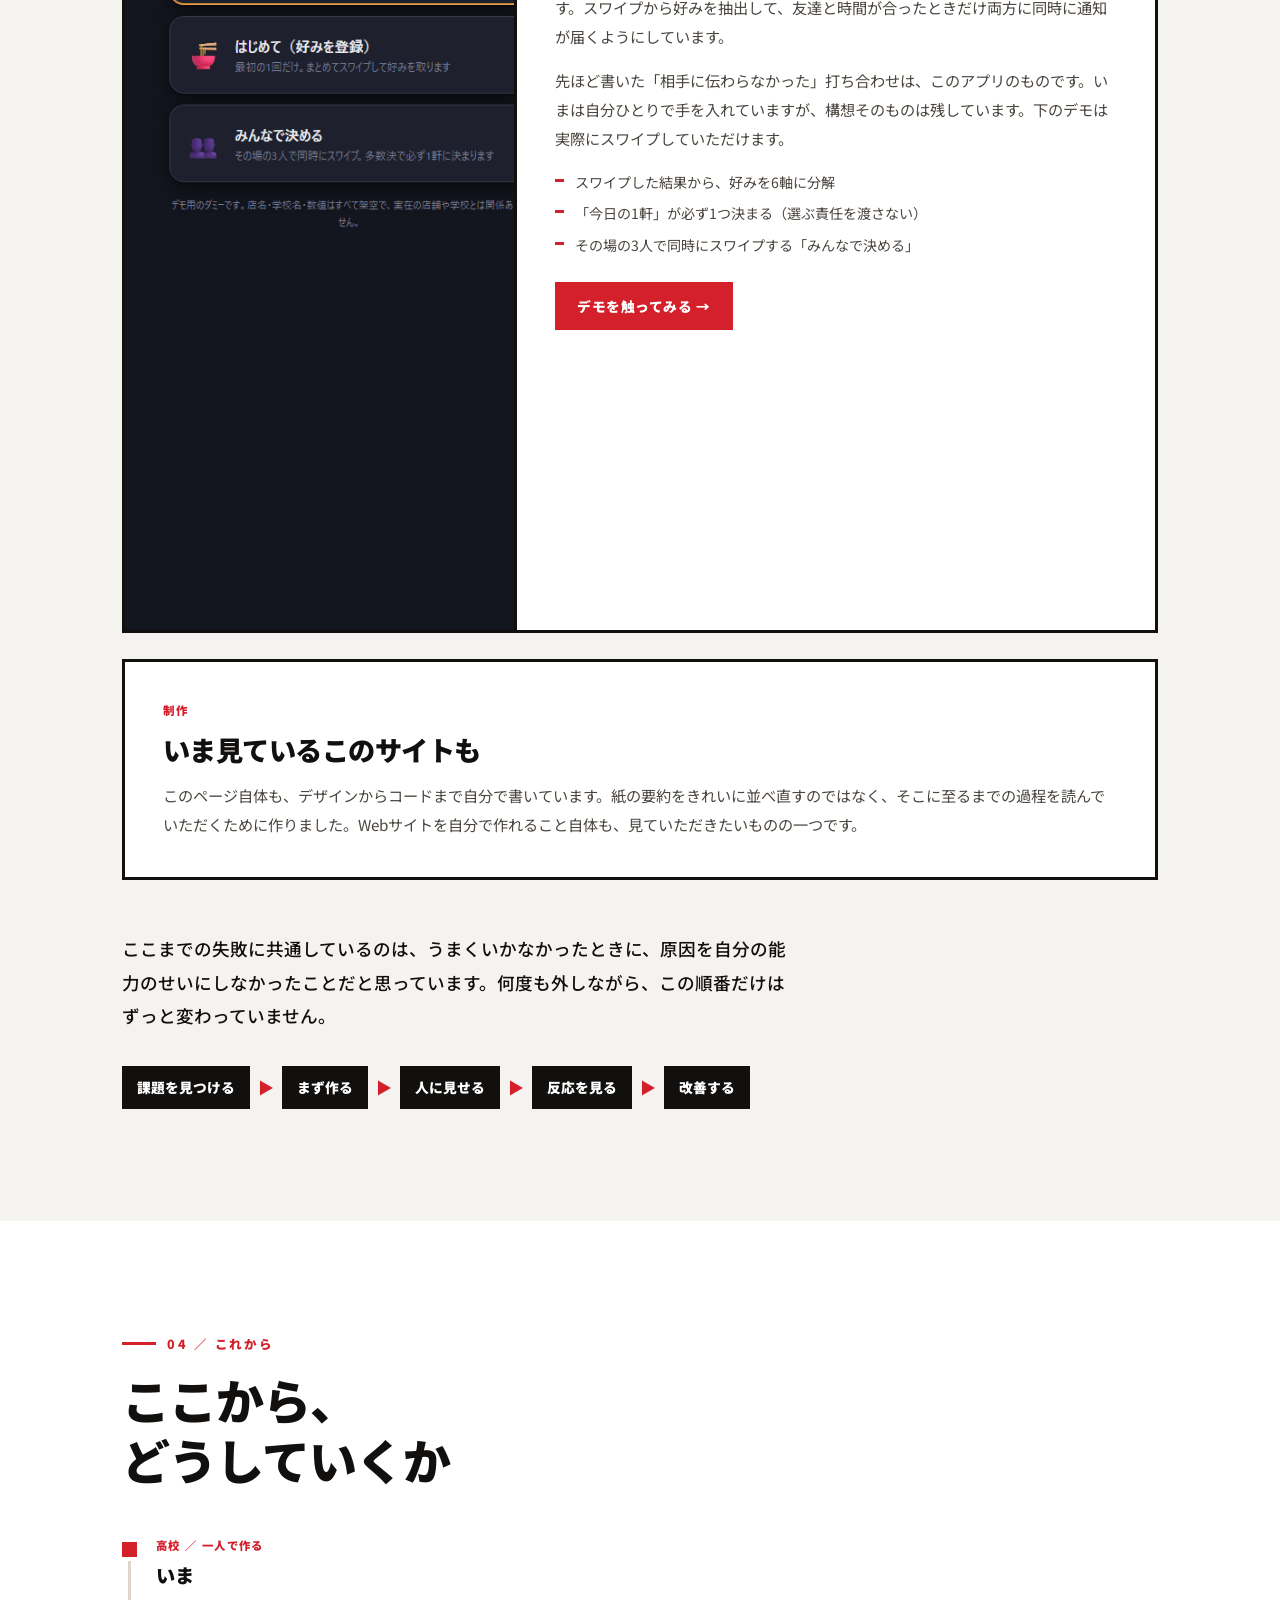
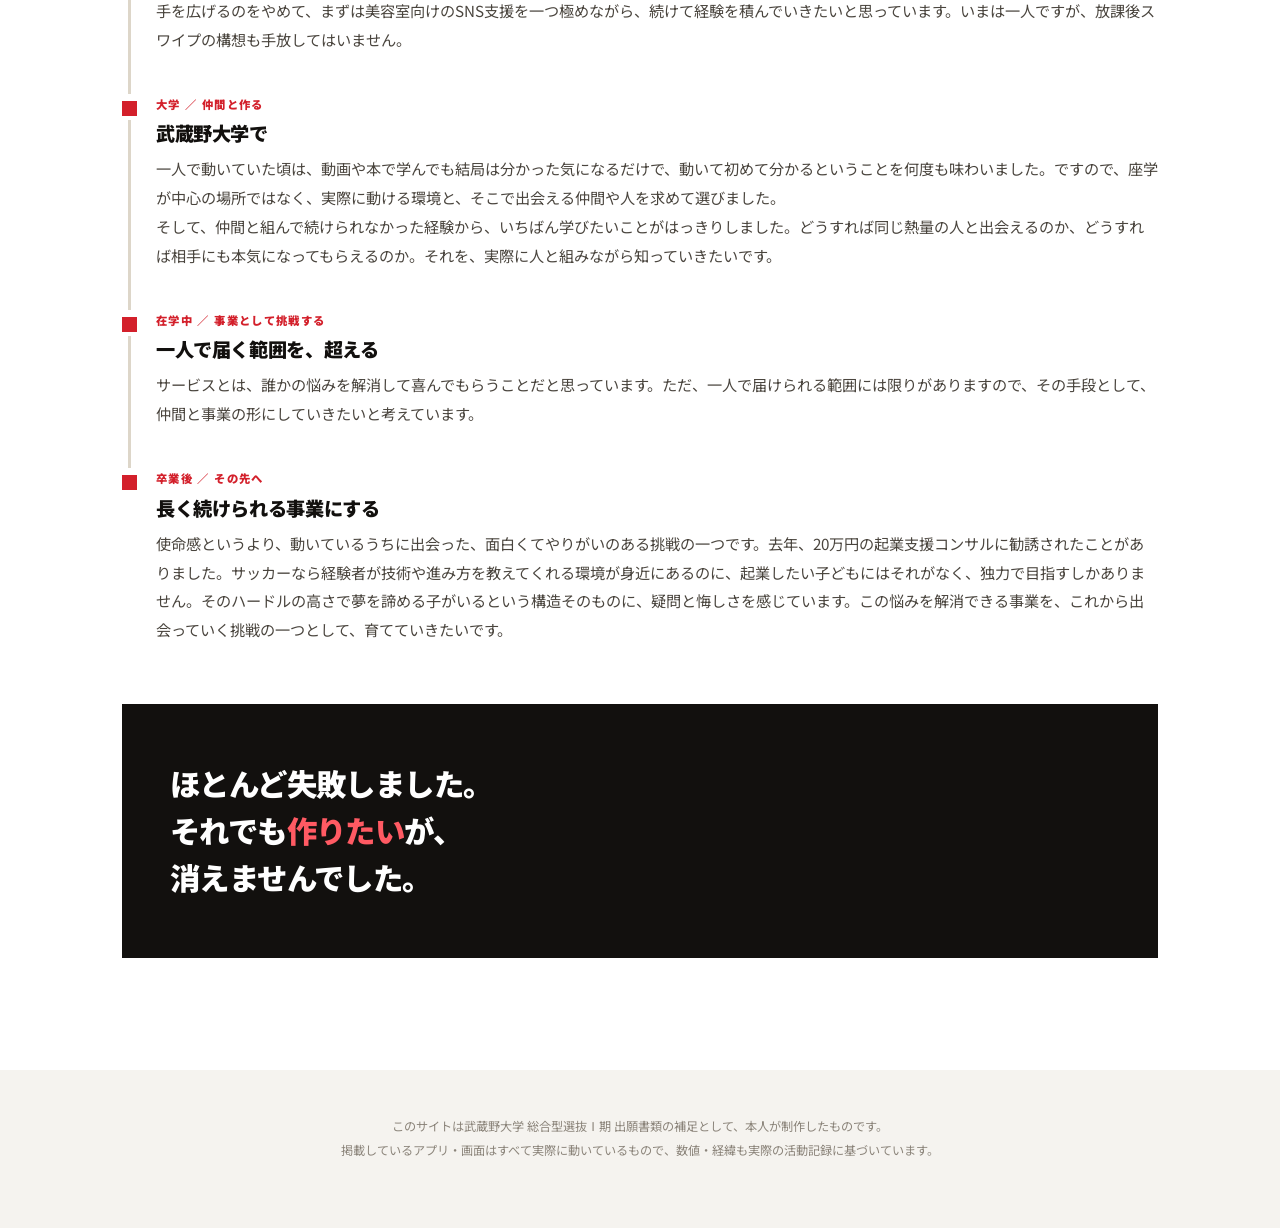
<file: musashino-portfolio/index.html>
<!doctype html>
<html lang="ja">
<head>
<meta charset="UTF-8">
<meta name="viewport" content="width=device-width, initial-scale=1">
<title>小澤昊真｜武蔵野大学 総合型選抜 ポートフォリオ</title>
<meta name="description" content="愛知県の高校生・小澤昊真の歩み。何度も失敗しながら、作りたいという思いだけが消えなかった記録です。">
<link rel="icon" href="data:image/svg+xml,<svg xmlns=%22http://www.w3.org/2000/svg%22 viewBox=%220 0 100 100%22><text y=%22.9em%22 font-size=%2290%22>✏️</text></svg>">
<link rel="preconnect" href="https://fonts.googleapis.com">
<link rel="preconnect" href="https://fonts.gstatic.com" crossorigin>
<link href="https://fonts.googleapis.com/css2?family=Noto+Sans+JP:wght@400;500;700;900&display=swap" rel="stylesheet">
<style>
  :root{
    --paper:#f5f3ef;
    --paper-2:#ffffff;
    --ink:#12100e;
    --ink-2:#4a453e;
    --ink-3:#8b847a;
    --red:#d3202b;
    --red-deep:#9e1119;
    --line:#ddd6c9;
    --maxw:1080px;
  }
  *{box-sizing:border-box;}
  html{scroll-behavior:smooth;}
  body{
    margin:0;background:var(--paper);color:var(--ink);
    font-family:"Noto Sans JP",-apple-system,BlinkMacSystemFont,"Hiragino Kaku Gothic ProN","Yu Gothic",system-ui,sans-serif;
    line-height:1.9;font-weight:400;-webkit-font-smoothing:antialiased;overflow-x:hidden;
  }
  img{max-width:100%;display:block;}
  .wrap{max-width:var(--maxw);margin:0 auto;padding:0 22px;}
  h1,h2,h3{margin:0;font-weight:900;letter-spacing:-0.02em;line-height:1.25;}
  p{margin:0 0 1.1em;color:var(--ink-2);}

  /* ============ HERO ============ */
  .hero{position:relative;padding:44px 0 68px;overflow:hidden;}
  .hero-slash{
    position:absolute;left:0;right:0;bottom:0;height:300px;background:var(--red);
    clip-path:polygon(0 46%, 100% 0, 100% 100%, 0 100%);pointer-events:none;z-index:0;
  }
  .hero .wrap{position:relative;z-index:1;}
  .badge{
    display:inline-block;font-size:.72rem;font-weight:700;letter-spacing:.06em;
    line-height:1.6;color:#fff;background:var(--ink);padding:6px 13px;margin-bottom:30px;
  }
  .hero h1{font-size:clamp(2.9rem,13vw,4.6rem);line-height:1.12;letter-spacing:-0.045em;margin-bottom:26px;}
  .hero h1 .rl{color:var(--red);}
  .whoami{
    display:flex;align-items:baseline;flex-wrap:wrap;gap:6px 16px;
    padding-top:18px;border-top:3px solid var(--ink);margin-bottom:14px;
  }
  .whoami .nm{font-size:1.45rem;font-weight:900;letter-spacing:.04em;}
  .whoami .mt{font-size:.82rem;color:var(--ink-3);font-weight:500;}
  .hero .sub{font-size:1rem;color:var(--ink-2);margin-bottom:34px;max-width:34em;}
  .hero .sub b{color:var(--ink);font-weight:700;}

  .video-box{
    position:relative;width:100%;aspect-ratio:16/9;overflow:hidden;
    background:#12100e;border:3px solid var(--ink);
  }
  .video-box video{width:100%;height:100%;object-fit:cover;display:block;}
  .video-placeholder{
    position:absolute;inset:0;display:flex;flex-direction:column;
    align-items:center;justify-content:center;gap:14px;text-align:center;padding:22px;
  }
  .video-placeholder .play{width:62px;height:62px;background:var(--red);display:flex;align-items:center;justify-content:center;}
  .video-placeholder .play svg{width:20px;height:20px;fill:#fff;margin-left:3px;}
  .video-placeholder .msg{font-size:.8rem;color:#aaa39a;letter-spacing:.08em;font-weight:500;}
  .video-caption{margin-top:11px;font-size:.78rem;color:#fff;font-weight:700;text-shadow:0 1px 3px rgba(0,0,0,.45);}

  /* ============ SECTIONS ============ */
  section{padding:92px 0;position:relative;}
  .sec-head{margin-bottom:14px;}
  .sec-num{display:block;font-size:.78rem;font-weight:900;letter-spacing:.22em;color:var(--red);margin-bottom:14px;}
  .sec-num:before{
    content:"";display:inline-block;width:34px;height:3px;background:var(--red);
    vertical-align:middle;margin-right:11px;transform:translateY(-2px);
  }
  h2{font-size:clamp(2rem,7vw,2.9rem);line-height:1.24;margin-bottom:24px;}
  .lead{font-size:1.04rem;color:var(--ink);font-weight:500;max-width:38em;}
  .sec-alt{background:var(--paper-2);}

  /* ============ STORY ============ */
  .story{max-width:40em;margin:52px 0 0;}
  .chapter{
    margin:0 0 10px;padding-top:44px;
    border-top:3px solid var(--ink);
  }
  .story > .chapter:first-of-type{padding-top:0;border-top:none;}
  .ch-no{
    display:inline-block;font-size:.7rem;font-weight:900;letter-spacing:.16em;
    color:#fff;background:var(--red);padding:2px 9px;margin-bottom:12px;
  }
  .chapter h3{font-size:clamp(1.4rem,5.4vw,1.9rem);line-height:1.35;margin-bottom:6px;}
  .ch-when{font-size:.8rem;color:var(--ink-3);font-weight:700;letter-spacing:.04em;}

  .ep{padding:30px 0 4px;}
  .ep-when{font-size:.72rem;font-weight:900;letter-spacing:.1em;color:var(--red);margin-bottom:7px;}
  .ep h4{
    font-size:1.14rem;font-weight:900;line-height:1.5;
    margin:0 0 12px;letter-spacing:-0.01em;
  }
  .ep p{font-size:.96rem;margin-bottom:1em;}
  .ep p:last-child{margin-bottom:0;}
  .feel{
    border-left:4px solid var(--red);
    padding:2px 0 2px 16px;margin-top:16px;
    font-size:.96rem;color:var(--ink);font-weight:500;line-height:1.85;
  }

  /* ---- 本文中の画像 ---- */
  .ep-fig{margin:22px 0 4px;}
  .ep-fig img{
    width:100%;max-width:720px;height:auto;display:block;
    border:3px solid var(--ink);background:#000;
  }
  .ep-fig figcaption{
    font-size:.72rem;color:var(--ink-3);margin-top:8px;letter-spacing:.02em;
  }

  /* ---- insight（インサイト表示）---- */
  .insight{border:3px solid var(--ink);background:var(--paper);margin:20px 0 18px;}
  .sec-alt .insight{background:var(--paper-2);}
  .ins-row{display:grid;grid-template-columns:repeat(3,1fr);border-bottom:1px solid var(--line);}
  .ins-row div{padding:16px 6px;text-align:center;border-right:1px solid var(--line);}
  .ins-row div:last-child{border-right:none;}
  .ins-row .n{
    display:block;font-size:clamp(1.5rem,6.4vw,2.1rem);font-weight:900;
    line-height:1.1;letter-spacing:-0.03em;color:var(--red);
  }
  .ins-row .l{font-size:.7rem;color:var(--ink-3);font-weight:700;letter-spacing:.06em;}
  .ins-note{
    font-size:.72rem;font-weight:900;letter-spacing:.1em;
    color:var(--ink-3);padding:14px 16px 0;
  }
  .ins-tags{display:flex;flex-wrap:wrap;gap:6px;padding:10px 16px 16px;}
  .ins-tags span{
    font-size:.76rem;font-weight:700;color:#fff;background:var(--ink);padding:4px 10px;
  }
  .ins-src{font-size:.7rem;color:var(--ink-3);padding:0 16px 14px;}

  /* ---- works ---- */
  .works{margin-top:46px;}
  .work{background:var(--paper-2);border:3px solid var(--ink);padding:0 0 28px;margin-bottom:26px;}
  .sec-alt .work{background:var(--paper);}
  .work:last-child{margin-bottom:0;}
  .shot{border-bottom:3px solid var(--ink);background:var(--ink);overflow:hidden;max-height:340px;}
  .shot img{width:100%;height:auto;object-position:top;}
  .work-body{padding:26px 24px 0;}
  .work-meta{font-size:.72rem;font-weight:900;letter-spacing:.12em;color:var(--red);margin-bottom:9px;}
  .work h3{font-size:clamp(1.3rem,4.8vw,1.7rem);line-height:1.35;margin-bottom:14px;}
  .work p{font-size:.95rem;margin-bottom:1em;}
  .work p:last-of-type{margin-bottom:0;}
  .specs{list-style:none;margin:16px 0 0;padding:0;}
  .specs li{font-size:.88rem;color:var(--ink-2);padding-left:20px;position:relative;margin-bottom:5px;}
  .specs li:before{content:"";position:absolute;left:0;top:.72em;width:9px;height:3px;background:var(--red);}
  .card-link{
    display:inline-block;margin-top:18px;font-size:.86rem;font-weight:900;letter-spacing:.04em;
    color:#fff;background:var(--red);padding:11px 22px;text-decoration:none;transition:background .15s;
  }
  .card-link:hover{background:var(--red-deep);}
  .card-link:after{content:" →";}

  /* ---- live embed ---- */
  .live{margin:0 0 26px;border:3px solid var(--ink);background:var(--ink);}
  .live-bar{display:flex;align-items:center;gap:10px;padding:11px 16px;background:var(--ink);color:#fff;}
  .live-bar .dot{width:9px;height:9px;background:var(--red);border-radius:50%;flex:none;animation:pulse 1.8s ease-in-out infinite;}
  @keyframes pulse{0%,100%{opacity:1}50%{opacity:.35}}
  .live-bar span{font-size:.76rem;font-weight:900;letter-spacing:.1em;}
  .live iframe{display:block;width:100%;height:620px;border:0;background:#fff;}
  .only-desktop{display:none;}

  /* ---- cycle ---- */
  .cycle{display:flex;flex-wrap:wrap;align-items:center;gap:8px;margin:34px 0 0;}
  .cycle b{font-size:.86rem;font-weight:900;color:#fff;background:var(--ink);padding:8px 15px;}
  .cycle i{font-style:normal;color:var(--red);font-weight:900;}

  /* ---- timeline ---- */
  .tl{margin-top:46px;}
  .tl-i{position:relative;padding-left:34px;padding-bottom:40px;}
  .tl-i:last-child{padding-bottom:0;}
  .tl-i:before{content:"";position:absolute;left:0;top:7px;width:15px;height:15px;background:var(--red);}
  .tl-i:after{content:"";position:absolute;left:6px;top:26px;bottom:0;width:3px;background:var(--line);}
  .tl-i:last-child:after{display:none;}
  .tl-st{font-size:.71rem;font-weight:900;letter-spacing:.12em;color:var(--red);margin-bottom:6px;}
  .tl-i h3{font-size:1.2rem;margin-bottom:9px;}
  .tl-i p{font-size:.95rem;margin-bottom:0;}

  /* ---- closing ---- */
  .closing{margin-top:60px;background:var(--ink);color:#fff;padding:44px 30px;}
  .closing p{color:#fff;font-size:clamp(1.3rem,5vw,1.9rem);font-weight:900;line-height:1.55;letter-spacing:-0.02em;margin:0;}
  .closing .rl{color:#ff5a63;}

  footer{padding:44px 22px 66px;text-align:center;font-size:.76rem;color:var(--ink-3);line-height:2;}

  /* ---- reveal ---- */
  .rv{opacity:0;transform:translateY(22px);transition:opacity .7s ease,transform .7s ease;}
  .rv.in{opacity:1;transform:none;}
  @media (prefers-reduced-motion:reduce){
    .rv{opacity:1;transform:none;transition:none;}
    html{scroll-behavior:auto;}
  }

  @media (min-width:700px){
    .hero{padding:56px 0 104px;}
    .hero-slash{height:460px;clip-path:polygon(0 34%, 100% 0, 100% 100%, 0 100%);}
    section{padding:112px 0;}
    .work-body{padding:30px 34px 0;}
    .closing{padding:56px 48px;}
    .ep{padding:36px 0 4px;}
  }

  @media (min-width:960px){
    .hero{padding:64px 0 120px;}
    .hero-grid{display:grid;grid-template-columns:1.02fr 1fr;gap:56px;align-items:center;}
    .hero h1{font-size:4.3rem;}
    .hero .sub{margin-bottom:0;}
    .hero-slash{
      left:auto;right:0;top:0;bottom:0;width:48%;height:auto;
      clip-path:polygon(22% 0, 100% 0, 100% 100%, 4% 100%);
    }
    h2{font-size:3rem;}
    .lead{font-size:1.1rem;}
    .work{display:grid;grid-template-columns:392px 1fr;padding:0;align-items:stretch;}
    .shot{border-bottom:none;border-right:3px solid var(--ink);max-height:none;}
    .shot img{height:100%;object-fit:cover;object-position:top center;}
    .work-body{padding:38px;}
    .work-wide{display:block;}
    .live iframe{height:700px;}
    .only-desktop{display:block;}
  }
</style>
</head>
<body>

<header class="hero">
  <div class="hero-slash"></div>
  <div class="wrap">
    <div class="hero-grid">
      <div class="hero-copy">
        <span class="badge">武蔵野大学 アントレプレナーシップ学部 志望</span>
        <h1>思いついたら、<br>まず<span class="rl">作る</span>。</h1>
        <div class="whoami">
          <span class="nm">小澤 昊真</span>
          <span class="mt">愛知県の高校生</span>
        </div>
        <p class="sub">紙に書けるのは、やったことの要約だけでしたので、ここには<b>そこに至るまでの過程</b>を置いてあります。うまくいかなかったことの方がずっと多いのですが、そこも含めて読んでいただけたらうれしいです。</p>
      </div>
      <div class="hero-media">
        <div class="video-box">
          <video id="heroVideo" playsinline controls preload="metadata" poster="images/intro-poster.jpg" style="display:none"></video>
          <div class="video-placeholder" id="heroPlaceholder">
            <div class="play"><svg viewBox="0 0 24 24"><path d="M8 5v14l11-7z"/></svg></div>
            <div class="msg">動画準備中</div>
          </div>
        </div>
        <div class="video-caption" id="videoCaption">自己紹介です。音声が出ますのでご注意ください。</div>
      </div>
    </div>
  </div>
</header>

<section id="who">
  <div class="wrap">
    <div class="sec-head rv">
      <span class="sec-num">01 ／ 自分について</span>
      <h2>動けなかった自分が、<br>動けるようになった</h2>
    </div>
    <p class="lead rv">部活から帰って、ご飯を食べて、ゲームをして、勉強して、寝る。その繰り返しがずっと苦しかったので、今は面白そうなことのほうに目を向けて動くようにしています。人と関わるのが好きで、生徒会長のときは後輩一人ひとりに寄り添っていたのですが、その子が自分から動き出す瞬間を何度も見ることができました。</p>
    <p class="lead rv">昔は、思いついても行動に移せませんでした。それでも少しずつできるようになってきて、その積み重ねが「いつか何か大きなことを成し遂げる」という、根拠のない確信になっているのだと思います。</p>
  </div>
</section>

<section id="story" class="sec-alt">
  <div class="wrap">
    <div class="sec-head rv">
      <span class="sec-num">02 ／ これまでの歩み</span>
      <h2>ほとんど、<br>うまくいっていません</h2>
    </div>
    <p class="lead rv">2025年の春から今日までに手を出したことと、そのときに何を思っていたかを、順番に書きました。成功した話はあまり出てきません。それでも、作りたい・誰かと何かを成し遂げたいという気持ちだけは消えませんでした。</p>

    <div class="story">

      <!-- ============ 第1章 ============ -->
      <div class="chapter rv">
        <span class="ch-no">CHAPTER 1</span>
        <h3>始まり</h3>
        <div class="ch-when">2025年 春 〜 2025年 11月</div>
      </div>

      <div class="ep rv">
        <div class="ep-when">2025年 春</div>
        <h4>「受験勉強じゃなく、世の中の仕組みとAIを勉強しなさい」</h4>
        <p>友人のお父さんが経営者で、その方のお店によく遊びに行っていました。あるとき言われたのがこの一言です。自分の進路を、初めて自分の頭で疑いました。</p>
        <p>惹かれたのは、経営者という生き方そのものでした。自分で工夫して、考えて、売上を伸ばしていく。時間を切り売りするのではなく、頭を使った分だけ良い結果が出たり、逆に悪いことが起きたりする。そのゲームのような感じが、面白そうに見えました。</p>
        <p class="feel">このときの動機は、正直に言えば二つでした。お金を稼ぎたいということと、面白いことをしたいということです。</p>
      </div>

      <div class="ep rv">
        <div class="ep-when">2025年 11月</div>
        <h4>1,200人の前で、話すことになった</h4>
        <p>後期の生徒会長になりました。1,000人以上を前にスピーチをする中で、気づいたことがあります。同じ話をしても、共感してくれる人と、そうでない人がいる。一人ひとりの顔色をうかがって全員に意見を合わせるのは、そもそも不可能でした。</p>
        <p class="feel">人によって物事の見方も価値観も違う以上、どう思われるかを気にしても仕方がない。そう分かってから、人の目を気にしなくなりました。周りに「起業する」と言えるようになったのは、このあとからです。</p>
      </div>

      <!-- ============ 第2章 ============ -->
      <div class="chapter rv">
        <span class="ch-no">CHAPTER 2</span>
        <h3>打っては、外し続けた</h3>
        <div class="ch-when">2025年 〜 2026年 前半</div>
      </div>

      <div class="ep rv">
        <h4>とりあえずお金になりそうなものを、と思った</h4>
        <p>起業したいとは思っていましたが、そもそもなぜ起業したいのかという想像すらありませんでした。体験もしないまま会社を作ることも、それを続けることもできるはずがない。まずは自分の手でお金を稼ぐ体験をしよう、と考えました。</p>
        <p>そんなときにSoraという動画生成AIが出たという情報を聞きつけて、すぐにAI動画生成というジャンルに手を出しました。ですが、やってみると同じことをしている人が大量にいて、まったく差別化できないまま終わりました。</p>
        <p class="feel">戦略があったわけではありません。当時は「とりあえずやってみる」以外の入り方を知りませんでした。</p>
      </div>

      <div class="ep rv">
        <h4>noteを書いても、1本も売れなかった</h4>
        <p>次に、高校生が起業に挑戦する体験談をnoteの記事にして出しました。1本も売れませんでした。そのあと、学んだ営業のコツをまとめた記事も出しましたが、いいねが2件ついただけでした。</p>
        <p class="feel">内容さえ良くすれば読まれると思っていました。そもそも読む人がいない、という発想が自分にありませんでした。</p>
      </div>

      <div class="ep rv">
        <h4>6人と話して、全員が勧誘だった</h4>
        <p>発信をしていると、大人の方から声がかかるようになりました。Zoomで6人と話しましたが、結局はすべて何かの勧誘でした。</p>
        <p class="feel">最初はいい人だと思っていたので、正直こたえました。ただ、その6件を「営業の手口と話の運び方の教材」として分析し直しました。悔しさの使い道が、たぶんこのときに決まりました。</p>
      </div>

      <div class="ep rv">
        <h4>年間20万円と言われた</h4>
        <p>そのうちの一つが、年間20万円の起業支援コンサルへの勧誘でした。親は起業すること自体には反対しませんでしたが、そこにお金を払うことには反対しました。当然だと思います。</p>
        <p class="feel">20万円は、子どもが自分の力で用意できる額ではありません。お金があるかどうかで挑戦のスタートラインが決まってしまうことに、このとき初めて腹が立ちました。</p>
      </div>

      <div class="ep rv">
        <div class="ep-when">2026年 1月</div>
        <h4>とりあえず、発信してみた</h4>
        <p>起業を目指す過程を、Instagramのショート動画にして出し始めました。深い戦略があったわけではなく、何かのきっかけになればいい、少しでも起業に近づければいい、という程度の気持ちです。</p>
        <figure class="ep-fig">
          <img src="images/instagram.png" alt="起業アカウントのInstagramプロフィール。投稿29件、フォロワー54人" loading="lazy" width="720" height="268">
          <figcaption>当時から続けているアカウントです。「失敗も全公開」と書いたのは、そのつもりだったからです。</figcaption>
        </figure>
        <p>翌月、その動画を見てくださった方から、教育系のコミュニティに誘っていただきました。参加してから出会いが一気に増えました。経営者の方に自分のサービスをぶつけて壁打ちをしていただき、自分の甘さに気づきました。チームでイベントをやるときには人を集める必要があり、活動している方に一人ずつ声をかけて申し込んでいただく、という経験もしました。</p>
        <p class="feel">発信していなければ、どれも起きていません。やってみると、自分では想像もつかないことが起きる。それが本当に面白いと思いました。</p>
      </div>

      <div class="ep rv">
        <div class="ep-when">2026年 5月</div>
        <h4>15件まわって、契約ゼロ</h4>
        <p>地元の美容院に、飛び込みと電話で15件以上まわりました。結果は契約ゼロです。</p>
        <p class="feel">正直、心が折れかけました。それでも「話し方が下手だった」で終わらせたくなくて考え直したら、そもそも困りごとがない相手に営業していたことに気づきました。</p>
      </div>

      <div class="ep rv">
        <h4>オーディションは、2次で落ちた</h4>
        <p>愛知にあるスタートアップ拠点 STATION Ai の起業家オーディションに応募し、2次審査のZoomまで進みましたが落選しました。半年ほど経ってから、実現可能性・ターゲットの決め方・収益化・伝える力・資金調達という5つの軸で、当時の自分に何が足りなかったのかを検証し直しました。</p>
        <p class="feel">落ちたこと自体より、落ちた理由を自分の言葉で説明できないことの方が嫌でした。</p>
      </div>

      <!-- ============ 第3章 ============ -->
      <div class="chapter rv">
        <span class="ch-no">CHAPTER 3</span>
        <h3>手応えと、その裏側</h3>
        <div class="ch-when">2026年 5月 〜 7月</div>
      </div>

      <div class="ep rv">
        <h4>SNSを、勉強することにした</h4>
        <p>契約が取れなかった原因は、困りごとがない相手に声をかけていたことでした。だったら、こちらから探しに行くのではなく、困っている人のほうから出てきてくれる場所に行けばいい。そう考えて、まずSNSで人に届ける方法を勉強することにしました。</p>
        <p>選んだのはThreadsです。Instagramを運営しているMeta社のSNSで、Xのインスタグラム版のようなものだと思ってもらえれば近いです。写真も使えますが、基本は言葉が主役で、文章だけで勝負することになります。</p>
        <p class="feel">自分には見せられる実績も、目を引く素材もありませんでした。それでも言葉だけで人に届けられるなら、そこが自分の武器になると思いました。</p>
      </div>

      <div class="ep rv">
        <h4>最初は、80回しか読まれなかった</h4>
        <p>ただ、始めたころの投稿は、80回や82回、伸びても132回しか読まれませんでした。</p>
        <p>どう書き出せば止まってもらえるのか、何を書けば自分のことだと思ってもらえるのか。書き出しの一行を変えては出す、を何十本も繰り返しました。</p>
        <p class="feel">これは広告やマーケティングでも同じことだと思っています。何を言うかよりも、どう言えば止まってもらえるか。そこを自分の手で確かめられたのが、一番の収穫でした。</p>
      </div>

      <div class="ep rv">
        <div class="ep-when">2026年 7月</div>
        <h4>フォロワー29人の投稿が、届いた</h4>
        <p>「美容院さん、募集します。リール動画、無料で作ります」という投稿を出しました。フォロワー29人の状態で7,071回読まれ、いいね37・返信31件がつきました。そのうち11件が、美容院の方からのお問い合わせでした。</p>
        <div class="insight">
          <div class="ins-row">
            <div><span class="n">29,016</span><span class="l">閲覧数</span></div>
            <div><span class="n">16,348</span><span class="l">閲覧者</span></div>
            <div><span class="n">+30</span><span class="l">純フォロワー</span></div>
          </div>
          <div class="ins-note">閲覧してくださった方の内訳</div>
          <div class="ins-tags"><span>フォロワー 30人</span><span>フォロワー以外 1.6万人</span></div>
          <div class="ins-src">Threads インサイト（2026年6月8日〜9月5日・90日間）</div>
        </div>
        <p>90日間で見ると、読んでくださった1.6万人のうち、フォロワーはたった30人でした。残りはすべて、自分のことを知らない方です。</p>
        <p class="feel">初めて「届いた」と思えました。フォロワーがいなくても、書き方次第で知らない人に届く。それが分かったのが大きかったです。</p>
      </div>

      <div class="ep rv">
        <h4>でも、二度目は起きなかった</h4>
        <p>同じ日に出した別の投稿は、いいねが2件。5日後に同じ型を使い回した投稿も、ほとんど反応がありませんでした。</p>
        <p class="feel">運だったのか設計だったのかが分からず、そこからは一本ずつ何が違うのかを確かめては書き直す、という作業がずっと続きました。</p>
      </div>

      <div class="ep rv">
        <h4>初めて、最後までやり切った</h4>
        <p>その投稿から連絡をくださった美容師さんのご依頼で、リサーチ、構成の設計、制作、納品までを一人でやり切りました。頼まれていないキャプション文まで一緒に提案したところ、相手の方から次のご依頼をいただきました。</p>
        <p class="feel">途中で投げ出さずに最後まで終わらせたのは、このときが初めてでした。</p>
      </div>

      <!-- ============ 第4章 ============ -->
      <div class="chapter rv">
        <span class="ch-no">CHAPTER 4</span>
        <h3>一人では、限界だった</h3>
        <div class="ch-when">2026年 8月</div>
      </div>

      <div class="ep rv">
        <h4>何をすればいいのか、分からなかった</h4>
        <p>名古屋のような都会からは離れていて、起業したい高校生に向けた機会が身近にありません。SNSで調べても、本当に役に立つ情報は有料のものばかりでした。「何をすればいいのか分からない」という問いの前に、ずっと立ち続けていました。</p>
        <p>美容室向けのサービスを思いついて営業もしましたが、この分野が心から好きかと言われると、正直まだ分かりません。好きになれるかどうかを、いま確かめている途中です。この道で合っているのか、ずっとさまよっていました。</p>
        <p class="feel">それでも、一度は極めてみないと見える景色は変わらないと思っています。SNS発信も、始める前には想像もしなかったことが起きました。やってみないと分からないことがある。だから「とりあえずやってみよう」という気持ちは、いつもありました。</p>
      </div>

      <div class="ep rv">
        <h4>一人だと、打ち込めなかった</h4>
        <p>ただ、一人で続けるには限界がありました。美容室の動画を作るにしても、本気で打ち込める環境ではありません。これが正解かどうか確信が持てないまま続けていると、極めようという気持ちが少しずつ薄れていきます。</p>
        <p class="feel">能力の問題ではなく、モチベーションの問題でした。熱意のある人と一緒に高め合える環境が要る。そう思いました。</p>
      </div>

      <div class="ep rv">
        <h4>一緒にやらないか、と誘った</h4>
        <p>声をかけたのは、以前から知っている友人です。本当に熱意があって真面目な人で、大きな決断をしたときにずっと相談に乗っていました。しばらく連絡は取っていませんでしたが、この人となら一緒にやりたいと思いました。</p>
        <p>「もし面白いと思ってくれたら一緒にやりたい。あなたにとっても良いことがあると思えるなら、ぜひ参加してほしい」と伝えました。強制はせず、やりたいかどうかを先に聞きました。乗ってくれたので、いま一緒に進めています。</p>
        <p class="feel">どこまでできるかは分かりません。それでも、将来何かの役に立つし、いい経験になる。そういう始め方でいいと思っています。</p>
      </div>

      <div class="ep rv">
        <div class="ep-when">2026年 8月</div>
        <h4>頭の中の絵が、相手に映らなかった</h4>
        <p>その友人と、初めての打ち合わせをしました。ビジネスモデルやお金の流れは伝えられたのですが、自分の頭の中にある画面や体験を、相手の頭に同じ解像度で再生させることができませんでした。話している間、相手の表情が動きませんでした。</p>
        <p class="feel">情報は伝わっても、体験としては伝わっていない。自分の言語化力の限界を、はっきり突きつけられました。</p>
      </div>

      <div class="ep rv">
        <h4>一人でやると、決め直した</h4>
        <p>そのあと、誘った友人からの返信が、だんだん来なくなりました。お互い受験生で、時間の使い方を選ばなければいけない時期です。無理に引っ張って相手の時間を奪うのは違うと思い、こちらから強く誘うのはやめました。</p>
        <p>結局、サービスは自分一人で強くしていくことにしました。仲間と始めてから、そう長くは続きませんでした。</p>
        <p class="feel">それでも、一人ではやれないという実感のほうは消えませんでした。むしろ仲間の大切さが、前より強く残っています。どうすれば同じ熱量の人と出会えるのか。どうすれば相手にも本気になってもらえるのか。それがいま、自分にとって一番の課題です。</p>
      </div>

      <div class="ep rv">
        <div class="ep-when">2026年 8月末</div>
        <h4>手を広げるのを、やめた</h4>
        <p>案件を重ねるうちに、美容師さん側に共通する悩みが見えてきました。それまで色々な分野に手を出していましたが、美容室向けのSNS支援に絞ると決めて、専用のアカウントを新しく立ち上げました。</p>
        <p class="feel">これまではずっと、0から1を作っては次に行っていました。一つを続けると決めたのは、これが初めてです。</p>
      </div>

      <div class="ep rv">
        <div class="ep-when">2026年 9月</div>
        <h4>絞ったら、届く相手が変わった</h4>
        <p>専用アカウントを作ってから、2週間ほど経ちました。フォロワーは1人のままです。それでも投稿は届いていて、閲覧数は3,493、実際に見てくださった方は2,740人になりました。</p>
        <div class="insight">
          <div class="ins-row">
            <div><span class="n">3,493</span><span class="l">閲覧数</span></div>
            <div><span class="n">2,740</span><span class="l">閲覧者</span></div>
            <div><span class="n">1</span><span class="l">フォロワー</span></div>
          </div>
          <div class="ins-note">見てくださっている方の興味・関心</div>
          <div class="ins-tags"><span>美容師</span><span>美容室</span><span>美容</span><span>縮毛矯正</span><span>ヘアケア</span></div>
          <div class="ins-src">Threads インサイト（2026年8月23日〜9月5日）</div>
        </div>
        <p>数字の大きさよりも、届いている相手が美容師さんと美容室に集中していることの方が大事だと思っています。狙った相手にだけ届いているという意味なので。一方で、1本で1,325回まで伸びた投稿もあれば、6回で止まった投稿もあります。</p>
        <p class="feel">フォロワーの数ではなく、誰に届いたかで見るようになりました。そして、伸びなかった投稿の方が、次に何を直せばいいのかを教えてくれます。</p>
      </div>

      <div class="chapter rv">
        <span class="ch-no">CHAPTER 5</span>
        <h3>チームで作りたい、<br>に変わった</h3>
        <div class="ch-when">2026年 8月 〜 9月</div>
      </div>

      <div class="ep rv">
        <div class="ep-when">2026年 8〜9月</div>
        <h4>気づけなかったのは、自分の方だった</h4>
        <p>文化祭と体育祭の練習期間でした。クラスや団として、一つのものを作り上げる時間です。後輩がダンスの練習に来ないなど、いざこざもありました。</p>
        <p>心を動かされたのは、ダンスリーダーの姿勢でした。高校に入ったときからずっと準備してきた人で、どんなダンスにするか、振り付けも衣装も、どうやって後輩と仲良くなるかまで、ずっと考えていたそうです。その視線に僕たちは気づけず、練習をサボってしまっていました。同じ3年生にも、そういう人がいました。</p>
        <p class="feel">気づけなかったのは自分の方でした。それでも、起きたいざこざを、みんなで解決していけることも分かりました。もっと良くするにはどうすればいいかを全員で考える。あの姿勢が忘れられません。</p>
      </div>

      <div class="ep rv">
        <h4>なぜ起業したいのかが、変わった</h4>
        <p>最初は、お金を稼ぎたいことと、面白いことをしたいことの二つでした。それが「まずは体験を積もう」に変わり、いまは「チームとして何かを成し遂げたい」に変わっています。教育コミュニティでも、文化祭でも、感じたことは同じでした。</p>
        <p>AIが使えるようになったいま、一人で会社を持つこと自体は可能なのかもしれません。でも、そこに興味が持てません。</p>
        <p class="feel">会社を大きくすることも、強くすることも、続けていくことも、チームだからできることだと思っています。起業したいという気持ちは変わっていません。ただ、その理由が変わりました。</p>
      </div>

    </div>
  </div>
</section>

<section id="works">
  <div class="wrap">
    <div class="sec-head rv">
      <span class="sec-num">03 ／ 作ったもの</span>
      <h2>いまの自分に、<br>あるもの</h2>
    </div>
    <p class="lead rv">起業したいと思って動いてきた結果、大きな成果と呼べるものは、まだありません。それでも、アプリを自分で作れるようになり、AIの使い方を覚え、SNSで人に届ける方法も学びました。</p>
    <p class="lead rv">どれも、いまの時代に必要とされている基本的なスキルだと思っています。この手持ちを、大学で何かに活かせたらいいなと考えています。下にあるものはすべて、企画からコードまで自分で書いて、いまも実際に動いているものです。触って確かめてみてください。</p>

    <div class="works">

      <div class="work rv">
        <div class="shot"><img src="images/kurazushi.png" alt="くら寿司わりかん電卓の画面。商品が写真つきで並び、タップすると合計に加算される" loading="lazy" width="430" height="900"></div>
        <div class="work-body">
          <div class="work-meta">個人開発 ／ 2026年8月</div>
          <h3>無かったので、作りました</h3>
          <p>くら寿司に複数人で行ったときに、割り勘ではなく一人ずつ払いたい場面があったのですが、それができるアプリは探しても見つかりませんでした。無いなら作るしかないと思い、その日のうちに作りました。</p>
          <p>今では友達と実際に使っていて、頼むたびにメモをして最後に暗算する時間がまるごと消えました。「これ誰の？」で揉めることもなくなったので、正直かなり助かっています。</p>
          <ul class="specs">
            <li>公式サイトの206品を、商品画像つきで収録</li>
            <li>「あぶり」でも「aburi」でも「115」でも引ける検索</li>
            <li>シェアした皿は自動で均等割り。端数も合計が必ず一致する</li>
            <li>店内の電波が弱くてもオフラインで動く</li>
          </ul>
          <a class="card-link" href="https://nanahusigi.github.io/houkago-swipe/kurazushi/" target="_blank" rel="noopener">別の画面で開く</a>
        </div>
      </div>

      <div class="live only-desktop rv">
        <div class="live-bar"><span class="dot"></span><span>ここで実際に動きます。触ってみてください</span></div>
        <iframe src="https://nanahusigi.github.io/houkago-swipe/kurazushi/" title="くら寿司わりかん電卓（実際に動くアプリ）" loading="lazy"></iframe>
      </div>

      <div class="work rv">
        <div class="shot"><img src="images/swipe.png" alt="放課後スワイプのデモ画面。今日、外で食う？／はじめて／みんなで決める の3つのモード" loading="lazy" width="430" height="900"></div>
        <div class="work-body">
          <div class="work-meta">友人と着手 ／ 2026年8月</div>
          <h3>放課後スワイプ</h3>
          <p>高校生が放課後に「今日どこ行く」を決められないという問題に対して、店選びだけでなく誘う役までアプリが引き受けてくれたらいいのではないか、という構想です。スワイプから好みを抽出して、友達と時間が合ったときだけ両方に同時に通知が届くようにしています。</p>
          <p>先ほど書いた「相手に伝わらなかった」打ち合わせは、このアプリのものです。いまは自分ひとりで手を入れていますが、構想そのものは残しています。下のデモは実際にスワイプしていただけます。</p>
          <ul class="specs">
            <li>スワイプした結果から、好みを6軸に分解</li>
            <li>「今日の1軒」が必ず1つ決まる（選ぶ責任を渡さない）</li>
            <li>その場の3人で同時にスワイプする「みんなで決める」</li>
          </ul>
          <a class="card-link" href="https://nanahusigi.github.io/houkago-swipe/" target="_blank" rel="noopener">デモを触ってみる</a>
        </div>
      </div>

      <div class="work work-wide rv">
        <div class="work-body">
          <div class="work-meta">制作</div>
          <h3>いま見ているこのサイトも</h3>
          <p>このページ自体も、デザインからコードまで自分で書いています。紙の要約をきれいに並べ直すのではなく、そこに至るまでの過程を読んでいただくために作りました。Webサイトを自分で作れること自体も、見ていただきたいものの一つです。</p>
        </div>
      </div>

    </div>

    <p class="lead rv" style="margin-top:52px">ここまでの失敗に共通しているのは、うまくいかなかったときに、原因を自分の能力のせいにしなかったことだと思っています。何度も外しながら、この順番だけはずっと変わっていません。</p>
    <div class="cycle rv">
      <b>課題を見つける</b><i>▶</i>
      <b>まず作る</b><i>▶</i>
      <b>人に見せる</b><i>▶</i>
      <b>反応を見る</b><i>▶</i>
      <b>改善する</b>
    </div>
  </div>
</section>

<section id="next" class="sec-alt">
  <div class="wrap">
    <div class="sec-head rv">
      <span class="sec-num">04 ／ これから</span>
      <h2>ここから、<br>どうしていくか</h2>
    </div>

    <div class="tl">
      <div class="tl-i rv">
        <div class="tl-st">高校 ／ 一人で作る</div>
        <h3>いま</h3>
        <p>手を広げるのをやめて、まずは美容室向けのSNS支援を一つ極めながら、続けて経験を積んでいきたいと思っています。いまは一人ですが、放課後スワイプの構想も手放してはいません。</p>
      </div>
      <div class="tl-i rv">
        <div class="tl-st">大学 ／ 仲間と作る</div>
        <h3>武蔵野大学で</h3>
        <p>一人で動いていた頃は、動画や本で学んでも結局は分かった気になるだけで、動いて初めて分かるということを何度も味わいました。ですので、座学が中心の場所ではなく、実際に動ける環境と、そこで出会える仲間や人を求めて選びました。</p><p>そして、仲間と組んで続けられなかった経験から、いちばん学びたいことがはっきりしました。どうすれば同じ熱量の人と出会えるのか、どうすれば相手にも本気になってもらえるのか。それを、実際に人と組みながら知っていきたいです。</p>
      </div>
      <div class="tl-i rv">
        <div class="tl-st">在学中 ／ 事業として挑戦する</div>
        <h3>一人で届く範囲を、超える</h3>
        <p>サービスとは、誰かの悩みを解消して喜んでもらうことだと思っています。ただ、一人で届けられる範囲には限りがありますので、その手段として、仲間と事業の形にしていきたいと考えています。</p>
      </div>
      <div class="tl-i rv">
        <div class="tl-st">卒業後 ／ その先へ</div>
        <h3>長く続けられる事業にする</h3>
        <p>使命感というより、動いているうちに出会った、面白くてやりがいのある挑戦の一つです。去年、20万円の起業支援コンサルに勧誘されたことがありました。サッカーなら経験者が技術や進み方を教えてくれる環境が身近にあるのに、起業したい子どもにはそれがなく、独力で目指すしかありません。そのハードルの高さで夢を諦める子がいるという構造そのものに、疑問と悔しさを感じています。この悩みを解消できる事業を、これから出会っていく挑戦の一つとして、育てていきたいです。</p>
      </div>
    </div>

    <div class="closing rv">
      <p>ほとんど失敗しました。<br>それでも<span class="rl">作りたい</span>が、<br>消えませんでした。</p>
    </div>
  </div>
</section>

<footer>
  このサイトは武蔵野大学 総合型選抜Ⅰ期 出願書類の補足として、本人が制作したものです。<br>
  掲載しているアプリ・画面はすべて実際に動いているもので、数値・経緯も実際の活動記録に基づいています。
</footer>

<script>
  // ヒーロー動画：videos/intro.mp4 があれば差し込み、無ければプレースホルダーのまま
  (function(){
    var v = document.getElementById('heroVideo');
    var ph = document.getElementById('heroPlaceholder');
    var cap = document.getElementById('videoCaption');
    cap.style.visibility = 'hidden';
    fetch('videos/intro.mp4', { method:'HEAD' }).then(function(res){
      if(res.ok){
        var s = document.createElement('source');
        s.src = 'videos/intro.mp4'; s.type = 'video/mp4';
        v.appendChild(s);
        v.style.display = 'block';
        ph.style.display = 'none';
        cap.style.visibility = 'visible';
      }
    }).catch(function(){});
  })();

  // スクロールで順に立ち上げる
  // ※勢いよくスクロールして一気に通り過ぎた要素も必ず表示されるよう、
  //   交差判定ではなく毎回の走査で「画面下端より上に来たもの」を出す
  (function(){
    var els = Array.prototype.slice.call(document.querySelectorAll('.rv'));
    if(window.matchMedia('(prefers-reduced-motion: reduce)').matches){
      els.forEach(function(el){ el.classList.add('in'); });
      return;
    }
    var ticking = false;
    function sweep(){
      ticking = false;
      els = els.filter(function(el){
        if(el.getBoundingClientRect().top < window.innerHeight * 0.92){
          el.classList.add('in');
          return false;
        }
        return true;
      });
      if(!els.length){
        window.removeEventListener('scroll', onScroll);
        window.removeEventListener('resize', onScroll);
      }
    }
    function onScroll(){
      if(!ticking){ ticking = true; requestAnimationFrame(sweep); }
    }
    window.addEventListener('scroll', onScroll, { passive:true });
    window.addEventListener('resize', onScroll);
    sweep();
  })();
</script>

</body>
</html>
</file>
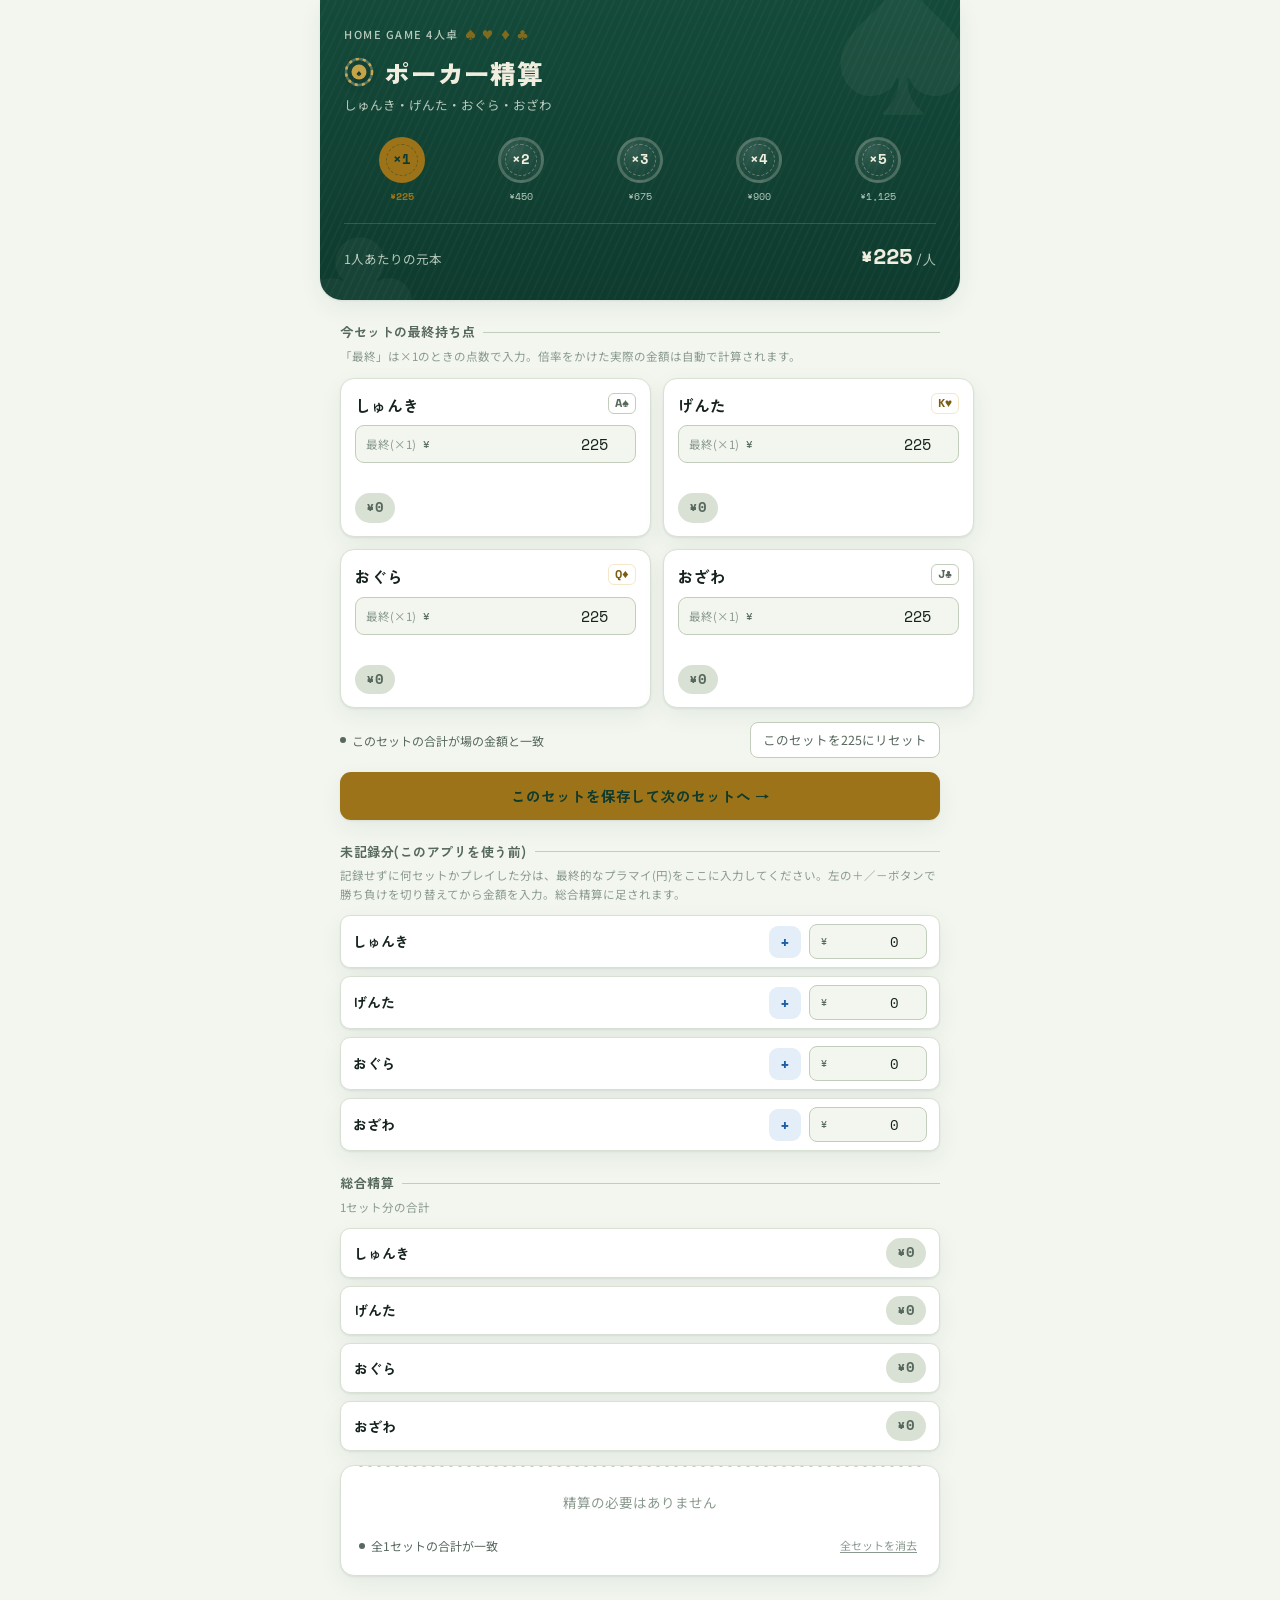
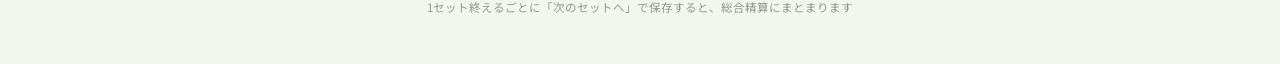
<file: poker/index.html>
<!doctype html>
<html lang="ja">
<head>
<meta charset="utf-8">
<meta name="viewport" content="width=device-width, initial-scale=1, viewport-fit=cover">
<meta name="color-scheme" content="light dark">
<meta name="description" content="しゅんき・げんた・おぐら・おざわの4人ホームゲーム用、掛け金精算ツール(複数セット+未記録分の手動入力対応)">
<title>ポーカー精算</title>
<style>
  *, *::before, *::after { box-sizing: border-box; }
  html { -webkit-text-size-adjust: 100%; }
  body { margin: 0; }
  h1, h2, h3, p, ul, ol { margin: 0; }
  button { font: inherit; color: inherit; }
</style>
</head>
<body>
<link rel="preconnect" href="https://fonts.googleapis.com">
<link rel="stylesheet" href="https://fonts.googleapis.com/css2?family=Zen+Kaku+Gothic+New:wght@500;700;900&family=Noto+Sans+JP:wght@400;500;700&family=Space+Mono:wght@400;700&display=swap">
<style>
  :root {
    --paper: #F2F6EF;
    --surface: #FFFFFF;
    --border: #D9E1D4;
    --border-strong: #C2CDBC;
    --ink: #16231D;
    --ink-soft: #57685D;
    --ink-faint: #8B9A8F;

    --felt: #0E3B2E;
    --felt-soft: #144A3A;
    --on-felt: #F1EDDF;
    --on-felt-soft: #B9CBBE;

    --gold: #9C7318;
    --gold-strong: #7C5B12;
    --gold-bg: #F4E8C8;

    --win: #1C5FA8;
    --win-bg: #E4EEF9;
    --lose: #A6332B;
    --lose-bg: #FAE7E4;

    --shadow: 0 1px 2px rgba(14, 59, 46, 0.08), 0 8px 24px rgba(14, 59, 46, 0.06);
  }

  @media (prefers-color-scheme: dark) {
    :root:not([data-theme="light"]) {
      --paper: #0E1A15;
      --surface: #142720;
      --border: #24392F;
      --border-strong: #34503F;
      --ink: #EBF2EC;
      --ink-soft: #A7B9AC;
      --ink-faint: #728278;

      --felt: #0A2A21;
      --felt-soft: #123B2E;
      --on-felt: #F1EDDF;
      --on-felt-soft: #A9C2B0;

      --gold: #D9AE4E;
      --gold-strong: #EAC776;
      --gold-bg: #2E2711;

      --win: #6FA8E0;
      --win-bg: #17293B;
      --lose: #E38A80;
      --lose-bg: #3A1F1C;

      --shadow: 0 1px 2px rgba(0, 0, 0, 0.3), 0 12px 28px rgba(0, 0, 0, 0.35);
    }
  }

  :root[data-theme="dark"] {
    --paper: #0E1A15;
    --surface: #142720;
    --border: #24392F;
    --border-strong: #34503F;
    --ink: #EBF2EC;
    --ink-soft: #A7B9AC;
    --ink-faint: #728278;

    --felt: #0A2A21;
    --felt-soft: #123B2E;
    --on-felt: #F1EDDF;
    --on-felt-soft: #A9C2B0;

    --gold: #D9AE4E;
    --gold-strong: #EAC776;
    --gold-bg: #2E2711;

    --win: #6FA8E0;
    --win-bg: #17293B;
    --lose: #E38A80;
    --lose-bg: #3A1F1C;

    --shadow: 0 1px 2px rgba(0, 0, 0, 0.3), 0 12px 28px rgba(0, 0, 0, 0.35);
  }

  * { box-sizing: border-box; }

  body {
    background: var(--paper);
    color: var(--ink);
    font-family: 'Noto Sans JP', 'Hiragino Kaku Gothic ProN', 'Yu Gothic', sans-serif;
    font-size: 15px;
    line-height: 1.6;
    -webkit-font-smoothing: antialiased;
  }

  .mono {
    font-family: 'Space Mono', 'SF Mono', 'Consolas', monospace;
    font-variant-numeric: tabular-nums;
  }

  .page {
    max-width: 640px;
    margin: 0 auto;
    padding-bottom: 48px;
  }

  /* ---------- header / felt band ---------- */

  .felt-band {
    position: relative;
    overflow: hidden;
    background:
      repeating-linear-gradient(115deg, rgba(255,255,255,0.025) 0 2px, transparent 2px 7px),
      linear-gradient(180deg, var(--felt-soft), var(--felt));
    color: var(--on-felt);
    padding: 26px 24px 26px;
    border-radius: 0 0 22px 22px;
    box-shadow: var(--shadow);
  }

  .felt-band::before {
    content: "♠";
    position: absolute;
    right: -18px;
    top: -34px;
    font-size: 150px;
    color: rgba(241, 237, 223, 0.05);
    line-height: 1;
    pointer-events: none;
  }

  .felt-band::after {
    content: "♣";
    position: absolute;
    left: -20px;
    bottom: -42px;
    font-size: 120px;
    color: rgba(241, 237, 223, 0.045);
    line-height: 1;
    pointer-events: none;
  }

  .felt-inner { position: relative; z-index: 1; }

  .eyebrow {
    font-size: 11px;
    letter-spacing: 0.14em;
    text-transform: uppercase;
    color: var(--on-felt-soft);
    font-weight: 500;
    margin: 0 0 8px;
    display: flex;
    align-items: center;
    gap: 6px;
  }

  .eyebrow .suits { letter-spacing: 0.2em; color: var(--gold); opacity: 0.8; }

  .title-row {
    display: flex;
    align-items: center;
    gap: 10px;
    margin: 0 0 2px;
  }

  .chip-mark {
    flex: none;
    filter: drop-shadow(0 2px 3px rgba(0,0,0,0.25));
  }

  .title {
    font-family: 'Zen Kaku Gothic New', 'Hiragino Sans', sans-serif;
    font-weight: 900;
    font-size: 26px;
    letter-spacing: 0.02em;
    margin: 0;
    text-wrap: balance;
  }

  .title-sub {
    font-size: 12.5px;
    color: var(--on-felt-soft);
    margin: 0 0 22px;
  }

  .multiplier-row {
    display: grid;
    grid-template-columns: repeat(5, 1fr);
    gap: 4px;
  }

  .mult-col {
    display: flex;
    flex-direction: column;
    align-items: center;
    gap: 6px;
  }

  .chip-btn {
    appearance: none;
    cursor: pointer;
    width: 46px;
    height: 46px;
    border-radius: 50%;
    position: relative;
    border: 3px solid rgba(241, 237, 223, 0.22);
    background:
      radial-gradient(circle at 34% 28%, rgba(255,255,255,0.10), transparent 55%),
      rgba(241, 237, 223, 0.05);
    display: flex;
    align-items: center;
    justify-content: center;
    transition: background-color 0.15s, border-color 0.15s, transform 0.1s;
  }

  .chip-btn::before {
    content: "";
    position: absolute;
    inset: 4px;
    border-radius: 50%;
    border: 1.5px dashed rgba(241, 237, 223, 0.32);
  }

  .chip-btn:hover { background: radial-gradient(circle at 34% 28%, rgba(255,255,255,0.14), transparent 55%), rgba(241, 237, 223, 0.11); }
  .chip-btn:active { transform: translateY(1px) scale(0.97); }

  .chip-btn:focus-visible {
    outline: 2px solid var(--gold-strong);
    outline-offset: 2px;
  }

  .chip-btn .chip-face {
    font-family: 'Space Mono', monospace;
    font-weight: 700;
    font-size: 13.5px;
    color: var(--on-felt);
    position: relative;
    z-index: 1;
  }

  .chip-yen {
    font-family: 'Space Mono', monospace;
    font-size: 10px;
    color: var(--on-felt-soft);
    font-variant-numeric: tabular-nums;
  }

  .chip-btn.active {
    background: var(--gold);
    border-color: var(--gold);
  }
  .chip-btn.active::before { border-color: rgba(14, 59, 46, 0.35); }
  .chip-btn.active .chip-face { color: var(--felt); }
  .mult-col.active .chip-yen { color: var(--gold); font-weight: 700; }

  .buyin-line {
    margin-top: 18px;
    display: flex;
    align-items: baseline;
    justify-content: space-between;
    border-top: 1px solid rgba(241, 237, 223, 0.16);
    padding-top: 14px;
  }

  .buyin-label { font-size: 12.5px; color: var(--on-felt-soft); }

  .buyin-value-wrap { text-align: right; }

  .buyin-value {
    font-family: 'Space Mono', monospace;
    font-size: 22px;
    font-weight: 700;
    letter-spacing: 0.01em;
  }

  .buyin-value .unit { font-size: 13px; font-weight: 400; color: var(--on-felt-soft); margin-left: 2px; }

  .buyin-note {
    display: block;
    font-family: 'Space Mono', monospace;
    font-size: 10.5px;
    color: var(--on-felt-soft);
    margin-top: 1px;
  }

  /* ---------- section labels ---------- */

  .section { padding: 22px 20px 0; }

  .section-title {
    font-family: 'Zen Kaku Gothic New', sans-serif;
    font-weight: 700;
    font-size: 13px;
    letter-spacing: 0.04em;
    color: var(--ink-soft);
    margin: 0 0 4px;
    display: flex;
    align-items: center;
    gap: 8px;
  }

  .section-title .rule { flex: 1; height: 1px; background: var(--border-strong); }

  .section-hint {
    font-size: 11.5px;
    color: var(--ink-faint);
    margin: 0 0 12px;
  }

  /* ---------- player cards ---------- */

  .players-grid {
    display: grid;
    grid-template-columns: 1fr 1fr;
    gap: 12px;
  }

  @media (max-width: 460px) {
    .players-grid { grid-template-columns: 1fr; }
  }

  .player-card {
    background: var(--surface);
    border: 1px solid var(--border);
    border-radius: 14px;
    padding: 14px 14px 13px;
    box-shadow: var(--shadow);
    display: flex;
    flex-direction: column;
    gap: 8px;
  }

  .player-head {
    display: flex;
    align-items: flex-start;
    justify-content: space-between;
    gap: 8px;
  }

  .player-name {
    font-family: 'Zen Kaku Gothic New', sans-serif;
    font-weight: 700;
    font-size: 15.5px;
  }

  .card-index {
    flex: none;
    font-family: 'Space Mono', monospace;
    font-weight: 700;
    font-size: 12px;
    line-height: 1;
    border: 1px solid var(--border-strong);
    border-radius: 6px;
    padding: 3px 6px 4px;
    color: var(--ink-soft);
  }

  .card-index.red { color: var(--gold-strong); border-color: var(--gold-bg); }

  .final-field {
    display: flex;
    align-items: center;
    gap: 6px;
    background: var(--paper);
    border: 1px solid var(--border-strong);
    border-radius: 9px;
    padding: 6px 10px;
  }

  .final-field label {
    font-size: 11.5px;
    color: var(--ink-faint);
    white-space: nowrap;
  }

  .final-field .yen-sign {
    font-family: 'Space Mono', monospace;
    color: var(--ink-soft);
    font-size: 14px;
  }

  .final-field input {
    flex: 1;
    min-width: 0;
    border: none;
    background: transparent;
    color: var(--ink);
    font-family: 'Space Mono', monospace;
    font-size: 15px;
    font-variant-numeric: tabular-nums;
    text-align: right;
  }

  .final-field input:focus { outline: none; }
  .final-field:focus-within { border-color: var(--gold); }

  .live-yen {
    font-family: 'Space Mono', monospace;
    font-size: 11px;
    color: var(--ink-faint);
    text-align: right;
    min-height: 14px;
  }

  .net-pill {
    align-self: flex-start;
    border-radius: 999px;
    padding: 4px 11px;
    font-family: 'Space Mono', monospace;
    font-size: 13.5px;
    font-weight: 700;
    font-variant-numeric: tabular-nums;
  }

  .net-pill.win { background: var(--win-bg); color: var(--win); }
  .net-pill.lose { background: var(--lose-bg); color: var(--lose); }
  .net-pill.even { background: var(--border); color: var(--ink-soft); }

  /* ---------- current-round footer / next-round ---------- */

  .footer-row {
    display: flex;
    align-items: center;
    justify-content: space-between;
    gap: 12px;
    margin-top: 14px;
    flex-wrap: wrap;
  }

  .check-line {
    font-size: 12px;
    color: var(--ink-faint);
    display: flex;
    align-items: center;
    gap: 6px;
  }

  .check-line.ok { color: var(--ink-soft); }
  .check-line.warn { color: var(--lose); }

  .check-dot {
    width: 6px;
    height: 6px;
    border-radius: 50%;
    background: currentColor;
    flex: none;
  }

  .reset-btn {
    appearance: none;
    border: 1px solid var(--border-strong);
    background: var(--surface);
    color: var(--ink-soft);
    font-family: 'Noto Sans JP', sans-serif;
    font-size: 12.5px;
    padding: 7px 12px;
    border-radius: 8px;
    cursor: pointer;
    transition: border-color 0.15s, color 0.15s;
  }

  .reset-btn:hover { border-color: var(--gold); color: var(--gold-strong); }
  .reset-btn:focus-visible { outline: 2px solid var(--gold); outline-offset: 2px; }

  .next-round-btn {
    appearance: none;
    width: 100%;
    margin-top: 14px;
    border: none;
    background: var(--gold);
    color: var(--felt);
    font-family: 'Zen Kaku Gothic New', sans-serif;
    font-weight: 700;
    font-size: 14.5px;
    padding: 12px 16px;
    border-radius: 11px;
    cursor: pointer;
    box-shadow: var(--shadow);
    transition: filter 0.15s, transform 0.1s;
  }

  .next-round-btn:hover { filter: brightness(1.06); }
  .next-round-btn:active { transform: translateY(1px); }
  .next-round-btn:focus-visible { outline: 2px solid var(--gold-strong); outline-offset: 2px; }

  /* ---------- round history ---------- */

  .round-list { display: flex; flex-direction: column; gap: 10px; }

  .round-row {
    background: var(--surface);
    border: 1px solid var(--border);
    border-radius: 12px;
    padding: 10px 14px 11px;
    box-shadow: var(--shadow);
  }

  .round-head { display: flex; align-items: center; gap: 8px; }

  .round-label {
    font-family: 'Zen Kaku Gothic New', sans-serif;
    font-weight: 700;
    font-size: 13.5px;
  }

  .round-mult {
    font-family: 'Space Mono', monospace;
    font-size: 11.5px;
    color: var(--ink-faint);
    background: var(--paper);
    border: 1px solid var(--border-strong);
    border-radius: 6px;
    padding: 1px 6px;
  }

  .round-del {
    margin-left: auto;
    appearance: none;
    border: none;
    background: transparent;
    color: var(--ink-faint);
    cursor: pointer;
    font-size: 13px;
    line-height: 1;
    padding: 4px 7px;
    border-radius: 6px;
    transition: background-color 0.15s, color 0.15s;
  }

  .round-del:hover { color: var(--lose); background: var(--lose-bg); }
  .round-del:focus-visible { outline: 2px solid var(--gold); outline-offset: 1px; }

  .round-nets {
    display: flex;
    flex-wrap: wrap;
    gap: 5px 12px;
    margin-top: 7px;
    font-family: 'Space Mono', monospace;
    font-size: 11.5px;
  }

  .round-nets span.win { color: var(--win); }
  .round-nets span.lose { color: var(--lose); }
  .round-nets span.even { color: var(--ink-faint); }

  .round-warn {
    margin-top: 6px;
    font-size: 11px;
    color: var(--lose);
  }

  /* ---------- manual (untracked) entries ---------- */

  .manual-grid {
    display: flex;
    flex-direction: column;
    gap: 8px;
  }

  .manual-row {
    display: flex;
    align-items: center;
    justify-content: space-between;
    gap: 10px;
    background: var(--surface);
    border: 1px solid var(--border);
    border-radius: 10px;
    padding: 8px 12px;
    box-shadow: var(--shadow);
  }

  .manual-name {
    font-family: 'Zen Kaku Gothic New', sans-serif;
    font-weight: 700;
    font-size: 14px;
  }

  .manual-controls {
    display: flex;
    align-items: center;
    gap: 8px;
  }

  .sign-toggle {
    appearance: none;
    flex: none;
    cursor: pointer;
    border: none;
    width: 32px;
    height: 32px;
    border-radius: 9px;
    font-family: 'Space Mono', monospace;
    font-weight: 700;
    font-size: 16px;
    line-height: 1;
    display: flex;
    align-items: center;
    justify-content: center;
    transition: background-color 0.15s, color 0.15s, transform 0.1s;
  }

  .sign-toggle:active { transform: scale(0.94); }
  .sign-toggle:focus-visible { outline: 2px solid var(--gold); outline-offset: 2px; }
  .sign-toggle.pos { background: var(--win-bg); color: var(--win); }
  .sign-toggle.neg { background: var(--lose-bg); color: var(--lose); }

  .manual-field {
    display: flex;
    align-items: center;
    gap: 4px;
    background: var(--paper);
    border: 1px solid var(--border-strong);
    border-radius: 8px;
    padding: 5px 10px;
  }

  .manual-field .yen-sign {
    font-family: 'Space Mono', monospace;
    color: var(--ink-soft);
    font-size: 13px;
  }

  .manual-field input {
    width: 84px;
    border: none;
    background: transparent;
    color: var(--ink);
    font-family: 'Space Mono', monospace;
    font-size: 14px;
    font-variant-numeric: tabular-nums;
    text-align: right;
  }

  .manual-field input:focus { outline: none; }
  .manual-field:focus-within { border-color: var(--gold); }

  /* ---------- total ---------- */

  .total-grid {
    display: flex;
    flex-direction: column;
    gap: 8px;
    margin-bottom: 14px;
  }

  .total-row-item {
    display: flex;
    align-items: center;
    justify-content: space-between;
    background: var(--surface);
    border: 1px solid var(--border);
    border-radius: 10px;
    padding: 9px 13px;
    box-shadow: var(--shadow);
  }

  .total-name {
    font-family: 'Zen Kaku Gothic New', sans-serif;
    font-weight: 700;
    font-size: 14px;
  }

  /* ---------- settlement ticket ---------- */

  .ticket {
    position: relative;
    background: var(--surface);
    border: 1px solid var(--border);
    border-radius: 14px;
    padding: 20px 18px 16px;
    box-shadow: var(--shadow);
  }

  .ticket::before {
    content: "";
    position: absolute;
    top: 0;
    left: 18px;
    right: 18px;
    height: 1px;
    background-image: radial-gradient(circle, var(--border-strong) 1.1px, transparent 1.2px);
    background-size: 9px 1px;
    background-repeat: repeat-x;
    background-position: top;
  }

  .transfer-row {
    display: flex;
    align-items: center;
    gap: 10px;
    padding: 9px 0;
    border-bottom: 1px solid var(--border);
  }

  .transfer-row:last-child { border-bottom: none; }

  .transfer-name {
    font-family: 'Zen Kaku Gothic New', sans-serif;
    font-weight: 700;
    font-size: 14px;
  }

  .transfer-name.from { color: var(--lose); }
  .transfer-name.to { color: var(--win); }

  .transfer-arrow { color: var(--gold); font-size: 15px; }

  .transfer-amount {
    margin-left: auto;
    font-family: 'Space Mono', monospace;
    font-weight: 700;
    font-size: 14.5px;
    font-variant-numeric: tabular-nums;
  }

  .no-transfer {
    color: var(--ink-faint);
    font-size: 13.5px;
    text-align: center;
    padding: 6px 0;
  }

  .foot-note {
    padding: 22px 20px 0;
    font-size: 11.5px;
    color: var(--ink-faint);
    text-align: center;
  }

  .reset-all-btn {
    appearance: none;
    border: none;
    background: transparent;
    color: var(--ink-faint);
    font-family: 'Noto Sans JP', sans-serif;
    font-size: 11px;
    text-decoration: underline;
    text-underline-offset: 2px;
    cursor: pointer;
    padding: 4px;
  }

  .reset-all-btn:hover { color: var(--lose); }

  [hidden] { display: none !important; }
</style>

<div class="page">
  <div class="felt-band">
    <div class="felt-inner">
      <p class="eyebrow">HOME GAME 4人卓 <span class="suits">♠ ♥ ♦ ♣</span></p>
      <div class="title-row">
        <svg class="chip-mark" width="30" height="30" viewBox="0 0 30 30" aria-hidden="true">
          <circle cx="15" cy="15" r="13" fill="none" stroke="#F1EDDF" stroke-opacity="0.28" stroke-width="2.5"/>
          <circle cx="15" cy="15" r="13" fill="none" stroke="#D9AE4E" stroke-opacity="0.9" stroke-width="2.5" stroke-dasharray="3 4.2"/>
          <circle cx="15" cy="15" r="7.5" fill="#D9AE4E" fill-opacity="0.9"/>
          <text x="15" y="19" text-anchor="middle" font-family="Space Mono, monospace" font-size="9" font-weight="700" fill="#0E3B2E">♠</text>
        </svg>
        <h1 class="title">ポーカー精算</h1>
      </div>
      <p class="title-sub">しゅんき・げんた・おぐら・おざわ</p>

      <div class="multiplier-row" id="multRow"></div>

      <div class="buyin-line">
        <span class="buyin-label">1人あたりの元本</span>
        <span class="buyin-value-wrap">
          <span class="buyin-value mono" id="buyinValue">¥225<span class="unit">/人</span></span>
          <span class="buyin-note" id="buyinNote"></span>
        </span>
      </div>
    </div>
  </div>

  <div class="section">
    <p class="section-title">今セットの最終持ち点<span class="rule"></span></p>
    <p class="section-hint">「最終」は×1のときの点数で入力。倍率をかけた実際の金額は自動で計算されます。</p>
    <div class="players-grid" id="playersGrid"></div>

    <div class="footer-row">
      <span class="check-line" id="checkLine"></span>
      <button class="reset-btn" id="resetCurrentBtn" type="button">このセットを225にリセット</button>
    </div>

    <button class="next-round-btn" id="nextRoundBtn" type="button">このセットを保存して次のセットへ →</button>
  </div>

  <div class="section" id="roundHistorySection" hidden>
    <p class="section-title">セット履歴<span class="rule"></span></p>
    <div class="round-list" id="roundList"></div>
  </div>

  <div class="section">
    <p class="section-title">未記録分(このアプリを使う前)<span class="rule"></span></p>
    <p class="section-hint">記録せずに何セットかプレイした分は、最終的なプラマイ(円)をここに入力してください。左の＋／－ボタンで勝ち負けを切り替えてから金額を入力。総合精算に足されます。</p>
    <div class="manual-grid" id="manualGrid"></div>
  </div>

  <div class="section">
    <p class="section-title">総合精算<span class="rule"></span></p>
    <p class="section-hint" id="roundCountNote">1セット分の合計</p>

    <div class="total-grid" id="totalGrid"></div>

    <div class="ticket">
      <div id="totalTransferList"></div>
      <div class="footer-row">
        <span class="check-line" id="totalCheckLine"></span>
        <button class="reset-all-btn" id="resetAllBtn" type="button">全セットを消去</button>
      </div>
    </div>
  </div>

  <p class="foot-note">1セット終えるごとに「次のセットへ」で保存すると、総合精算にまとまります</p>
</div>

<script>
(function () {
  var PLAYER_INFO = [
    { name: 'しゅんき', rank: 'A', suit: '♠' },
    { name: 'げんた', rank: 'K', suit: '♥' },
    { name: 'おぐら', rank: 'Q', suit: '♦' },
    { name: 'おざわ', rank: 'J', suit: '♣' }
  ];
  var PLAYERS = PLAYER_INFO.map(function (p) { return p.name; });
  var RED_SUITS = { '♥': true, '♦': true };
  var BASE = 225;
  var MULTIPLIERS = [1, 2, 3, 4, 5];
  var STORAGE_KEY = 'poker-seisan-state-v2';

  function defaultRound(mult) {
    var finals = {};
    PLAYERS.forEach(function (p) { finals[p] = BASE; });
    return { multiplier: MULTIPLIERS.indexOf(mult) >= 0 ? mult : 1, finals: finals };
  }

  function sanitizeRound(r) {
    var mult = MULTIPLIERS.indexOf(r && r.multiplier) >= 0 ? r.multiplier : 1;
    var finals = {};
    PLAYERS.forEach(function (p) {
      var v = r && r.finals ? r.finals[p] : undefined;
      finals[p] = (typeof v === 'number' && !isNaN(v)) ? v : BASE;
    });
    return { multiplier: mult, finals: finals };
  }

  function sanitizeManual(m) {
    var out = {};
    PLAYERS.forEach(function (p) {
      var v = m ? m[p] : undefined;
      out[p] = (typeof v === 'number' && !isNaN(v)) ? v : 0;
    });
    return out;
  }

  function loadState() {
    var fallback = { rounds: [], current: defaultRound(1), manual: sanitizeManual(null) };
    try {
      var raw = localStorage.getItem(STORAGE_KEY);
      if (!raw) return fallback;
      var parsed = JSON.parse(raw);
      if (!parsed || typeof parsed !== 'object') return fallback;
      var rounds = Array.isArray(parsed.rounds) ? parsed.rounds.map(sanitizeRound) : [];
      var current = sanitizeRound(parsed.current);
      var manual = sanitizeManual(parsed.manual);
      return { rounds: rounds, current: current, manual: manual };
    } catch (e) {
      return fallback;
    }
  }

  var state = loadState();

  function saveState() {
    try { localStorage.setItem(STORAGE_KEY, JSON.stringify(state)); } catch (e) { /* private mode etc. */ }
  }

  function actualBuyIn(mult) { return BASE * mult; }
  function netOf(round, name) { return (round.finals[name] - BASE) * round.multiplier; }
  function baseSum(round) { return PLAYERS.reduce(function (s, p) { return s + round.finals[p]; }, 0); }
  function pillClass(n) { return n > 0 ? 'win' : n < 0 ? 'lose' : 'even'; }

  function fmtYen(n) {
    var sign = n < 0 ? '-' : '';
    return sign + '¥' + Math.abs(Math.round(n)).toLocaleString('ja-JP');
  }

  function fmtSigned(n) {
    var r = Math.round(n);
    if (r > 0) return '+¥' + r.toLocaleString('ja-JP');
    if (r < 0) return '-¥' + Math.abs(r).toLocaleString('ja-JP');
    return '¥0';
  }

  function computeSettlement(nets) {
    var creditors = nets.filter(function (n) { return n.amount > 0.5; })
      .map(function (n) { return { name: n.name, amount: n.amount }; })
      .sort(function (a, b) { return b.amount - a.amount; });
    var debtors = nets.filter(function (n) { return n.amount < -0.5; })
      .map(function (n) { return { name: n.name, amount: -n.amount }; })
      .sort(function (a, b) { return b.amount - a.amount; });

    var result = [];
    var i = 0, j = 0;
    while (i < debtors.length && j < creditors.length) {
      var pay = Math.min(debtors[i].amount, creditors[j].amount);
      if (pay > 0.5) result.push({ from: debtors[i].name, to: creditors[j].name, amount: Math.round(pay) });
      debtors[i].amount -= pay;
      creditors[j].amount -= pay;
      if (debtors[i].amount <= 0.5) i++;
      if (creditors[j].amount <= 0.5) j++;
    }
    return result;
  }

  /* ---------- current round: multiplier chips ---------- */

  function renderMultRow() {
    var row = document.getElementById('multRow');
    row.innerHTML = '';
    MULTIPLIERS.forEach(function (m) {
      var active = state.current.multiplier === m;
      var col = document.createElement('div');
      col.className = 'mult-col' + (active ? ' active' : '');

      var btn = document.createElement('button');
      btn.type = 'button';
      btn.className = 'chip-btn' + (active ? ' active' : '');
      btn.setAttribute('aria-pressed', active ? 'true' : 'false');
      btn.setAttribute('aria-label', '掛け金 ×' + m);
      btn.innerHTML = '<span class="chip-face">×' + m + '</span>';
      btn.addEventListener('click', function () { onMultiplierChange(m); });

      var yen = document.createElement('span');
      yen.className = 'chip-yen';
      yen.textContent = '¥' + actualBuyIn(m).toLocaleString('ja-JP');

      col.appendChild(btn);
      col.appendChild(yen);
      row.appendChild(col);
    });
  }

  function onMultiplierChange(m) {
    if (state.current.multiplier === m) return;
    state.current.multiplier = m;
    saveState();
    renderMultRow();
    updateBuyin();
    PLAYERS.forEach(updateCardDynamic);
    updateCurrentCheck();
    updateTotals();
  }

  function updateBuyin() {
    var mult = state.current.multiplier;
    document.getElementById('buyinValue').innerHTML = fmtYen(actualBuyIn(mult)) + '<span class="unit">/人</span>';
    document.getElementById('buyinNote').textContent = mult > 1 ? ('¥' + BASE.toLocaleString('ja-JP') + ' × ' + mult) : '';
  }

  /* ---------- current round: player cards (built once, updated in place) ---------- */

  function buildPlayerCards() {
    var grid = document.getElementById('playersGrid');
    grid.innerHTML = '';
    PLAYER_INFO.forEach(function (info) {
      var name = info.name;
      var indexClass = RED_SUITS[info.suit] ? 'card-index red' : 'card-index';

      var card = document.createElement('div');
      card.className = 'player-card';
      card.innerHTML =
        '<div class="player-head">' +
          '<div class="player-name">' + name + '</div>' +
          '<div class="' + indexClass + '">' + info.rank + info.suit + '</div>' +
        '</div>' +
        '<div class="final-field">' +
          '<label for="final-' + name + '">最終(×1)</label>' +
          '<span class="yen-sign">¥</span>' +
          '<input id="final-' + name + '" type="number" inputmode="numeric" step="1" value="' + state.current.finals[name] + '">' +
        '</div>' +
        '<div class="live-yen" id="live-' + name + '"></div>' +
        '<div class="net-pill" id="netpill-' + name + '"></div>';

      var input = card.querySelector('input');
      // Only ever mutate state + this player's own small spans on input —
      // never rebuild the grid here, or the input loses focus and the
      // on-screen keyboard closes after every digit.
      input.addEventListener('input', function () {
        var v = parseInt(input.value, 10);
        state.current.finals[name] = isNaN(v) ? 0 : v;
        saveState();
        updateCardDynamic(name);
        updateCurrentCheck();
        updateTotals();
      });

      grid.appendChild(card);
    });
  }

  function updateCardDynamic(name) {
    var mult = state.current.multiplier;
    var baseVal = state.current.finals[name];
    var actual = baseVal * mult;

    var live = document.getElementById('live-' + name);
    live.textContent = mult > 1
      ? ('¥' + baseVal.toLocaleString('ja-JP') + ' × ' + mult + ' = ' + fmtYen(actual))
      : '';

    var net = (baseVal - BASE) * mult;
    var pill = document.getElementById('netpill-' + name);
    pill.className = 'net-pill ' + pillClass(net);
    pill.textContent = fmtSigned(net);
  }

  function updateCurrentCheck() {
    var diffBase = baseSum(state.current) - BASE * PLAYERS.length;
    var el = document.getElementById('checkLine');
    if (diffBase === 0) {
      el.className = 'check-line ok';
      el.innerHTML = '<span class="check-dot"></span>このセットの合計が場の金額と一致';
    } else {
      el.className = 'check-line warn';
      el.innerHTML = '<span class="check-dot"></span>このセットの合計が ' + fmtYen(Math.abs(diffBase) * state.current.multiplier) + ' 合いません';
    }
  }

  /* ---------- round history ---------- */

  function renderRoundHistory() {
    var section = document.getElementById('roundHistorySection');
    var list = document.getElementById('roundList');
    if (state.rounds.length === 0) {
      section.hidden = true;
      list.innerHTML = '';
      return;
    }
    section.hidden = false;
    list.innerHTML = '';

    state.rounds.forEach(function (round, idx) {
      var mismatch = baseSum(round) !== BASE * PLAYERS.length;
      var netsHtml = PLAYER_INFO.map(function (info) {
        var n = netOf(round, info.name);
        return '<span class="' + pillClass(n) + '">' + info.name + ' ' + fmtSigned(n) + '</span>';
      }).join('');

      var row = document.createElement('div');
      row.className = 'round-row';
      row.innerHTML =
        '<div class="round-head">' +
          '<span class="round-label">セット' + (idx + 1) + '</span>' +
          '<span class="round-mult">×' + round.multiplier + '</span>' +
          '<button class="round-del" type="button" data-idx="' + idx + '" aria-label="セット' + (idx + 1) + 'を削除">✕</button>' +
        '</div>' +
        '<div class="round-nets">' + netsHtml + '</div>' +
        (mismatch ? '<div class="round-warn">⚠ 合計が場の金額と合っていません</div>' : '');

      row.querySelector('.round-del').addEventListener('click', function () {
        state.rounds.splice(idx, 1);
        saveState();
        renderRoundHistory();
        updateTotals();
      });

      list.appendChild(row);
    });
  }

  /* ---------- manual (untracked) entries ---------- */

  // Mobile numeric keypads (inputmode="numeric") usually have no "-" key,
  // so sign is a separate ± toggle button and the number field only ever
  // holds a non-negative magnitude.
  var manualSign = {};

  function buildManualRows() {
    var grid = document.getElementById('manualGrid');
    grid.innerHTML = '';
    PLAYER_INFO.forEach(function (info) {
      var name = info.name;
      manualSign[name] = state.manual[name] < 0 ? -1 : 1;
      var magnitude = Math.abs(state.manual[name]);

      var row = document.createElement('div');
      row.className = 'manual-row';
      row.innerHTML =
        '<span class="manual-name">' + name + '</span>' +
        '<div class="manual-controls">' +
          '<button type="button" class="sign-toggle ' + (manualSign[name] > 0 ? 'pos' : 'neg') + '" id="sign-' + name + '" aria-label="' + name + 'の勝ち負けを切り替え">' + (manualSign[name] > 0 ? '+' : '−') + '</button>' +
          '<div class="manual-field">' +
            '<span class="yen-sign">¥</span>' +
            '<input id="manual-' + name + '" type="number" inputmode="numeric" step="1" min="0" value="' + magnitude + '">' +
          '</div>' +
        '</div>';

      var input = row.querySelector('input');
      var toggleBtn = row.querySelector('.sign-toggle');

      function applyValue() {
        var v = parseInt(input.value, 10);
        var mag = isNaN(v) ? 0 : Math.abs(v);
        state.manual[name] = mag * manualSign[name];
        saveState();
        updateTotals();
      }

      // Same rule as the round inputs: never rebuild this grid from an
      // input handler, or focus (and the mobile keyboard) drops.
      input.addEventListener('input', applyValue);

      toggleBtn.addEventListener('click', function () {
        manualSign[name] *= -1;
        toggleBtn.className = 'sign-toggle ' + (manualSign[name] > 0 ? 'pos' : 'neg');
        toggleBtn.textContent = manualSign[name] > 0 ? '+' : '−';
        applyValue();
      });

      grid.appendChild(row);
    });
  }

  /* ---------- grand total ---------- */

  function updateTotals() {
    var allRounds = state.rounds.concat([state.current]);
    var totals = PLAYERS.map(function (name) {
      var sum = 0;
      allRounds.forEach(function (r) { sum += netOf(r, name); });
      sum += state.manual[name];
      return { name: name, amount: sum };
    });

    var totalGrid = document.getElementById('totalGrid');
    totalGrid.innerHTML = '';
    totals.forEach(function (t) {
      var row = document.createElement('div');
      row.className = 'total-row-item';
      row.innerHTML =
        '<span class="total-name">' + t.name + '</span>' +
        '<span class="net-pill ' + pillClass(t.amount) + '">' + fmtSigned(t.amount) + '</span>';
      totalGrid.appendChild(row);
    });

    var transfers = computeSettlement(totals);
    var settleWrap = document.getElementById('totalTransferList');
    settleWrap.innerHTML = '';
    if (transfers.length === 0) {
      settleWrap.innerHTML = '<div class="no-transfer">精算の必要はありません</div>';
    } else {
      transfers.forEach(function (t) {
        var row = document.createElement('div');
        row.className = 'transfer-row';
        row.innerHTML =
          '<span class="transfer-name from">' + t.from + '</span>' +
          '<span class="transfer-arrow">→</span>' +
          '<span class="transfer-name to">' + t.to + '</span>' +
          '<span class="transfer-amount mono">' + fmtYen(t.amount) + '</span>';
        settleWrap.appendChild(row);
      });
    }

    var hasManual = PLAYERS.some(function (p) { return state.manual[p] !== 0; });
    var totalSum = totals.reduce(function (s, t) { return s + t.amount; }, 0);
    var checkEl = document.getElementById('totalCheckLine');
    if (Math.round(totalSum) === 0) {
      checkEl.className = 'check-line ok';
      checkEl.innerHTML = '<span class="check-dot"></span>全' + allRounds.length + 'セット' + (hasManual ? ' + 未記録分' : '') + 'の合計が一致';
    } else {
      checkEl.className = 'check-line warn';
      checkEl.innerHTML = '<span class="check-dot"></span>合計が ' + fmtYen(Math.abs(totalSum)) + ' 合いません(セット履歴・未記録分を確認)';
    }

    document.getElementById('roundCountNote').textContent =
      allRounds.length + 'セット分' + (hasManual ? ' + 未記録分' : '') + 'の合計';
  }

  /* ---------- buttons ---------- */

  document.getElementById('resetCurrentBtn').addEventListener('click', function () {
    PLAYERS.forEach(function (p) { state.current.finals[p] = BASE; });
    saveState();
    PLAYERS.forEach(function (name) {
      document.getElementById('final-' + name).value = BASE;
      updateCardDynamic(name);
    });
    updateCurrentCheck();
    updateTotals();
  });

  document.getElementById('nextRoundBtn').addEventListener('click', function () {
    state.rounds.push(sanitizeRound(state.current));
    state.current = defaultRound(state.current.multiplier);
    saveState();

    buildPlayerCards();
    renderMultRow();
    updateBuyin();
    PLAYERS.forEach(updateCardDynamic);
    updateCurrentCheck();
    renderRoundHistory();
    updateTotals();
  });

  document.getElementById('resetAllBtn').addEventListener('click', function () {
    if (!confirm('全セット・未記録分の記録を消去します。よろしいですか？')) return;
    state = { rounds: [], current: defaultRound(1), manual: sanitizeManual(null) };
    saveState();

    renderMultRow();
    buildPlayerCards();
    updateBuyin();
    PLAYERS.forEach(updateCardDynamic);
    updateCurrentCheck();
    renderRoundHistory();
    buildManualRows();
    updateTotals();
  });

  /* ---------- init ---------- */

  renderMultRow();
  buildPlayerCards();
  updateBuyin();
  PLAYERS.forEach(updateCardDynamic);
  updateCurrentCheck();
  renderRoundHistory();
  buildManualRows();
  updateTotals();
})();
</script>
</body>
</html>
</file>
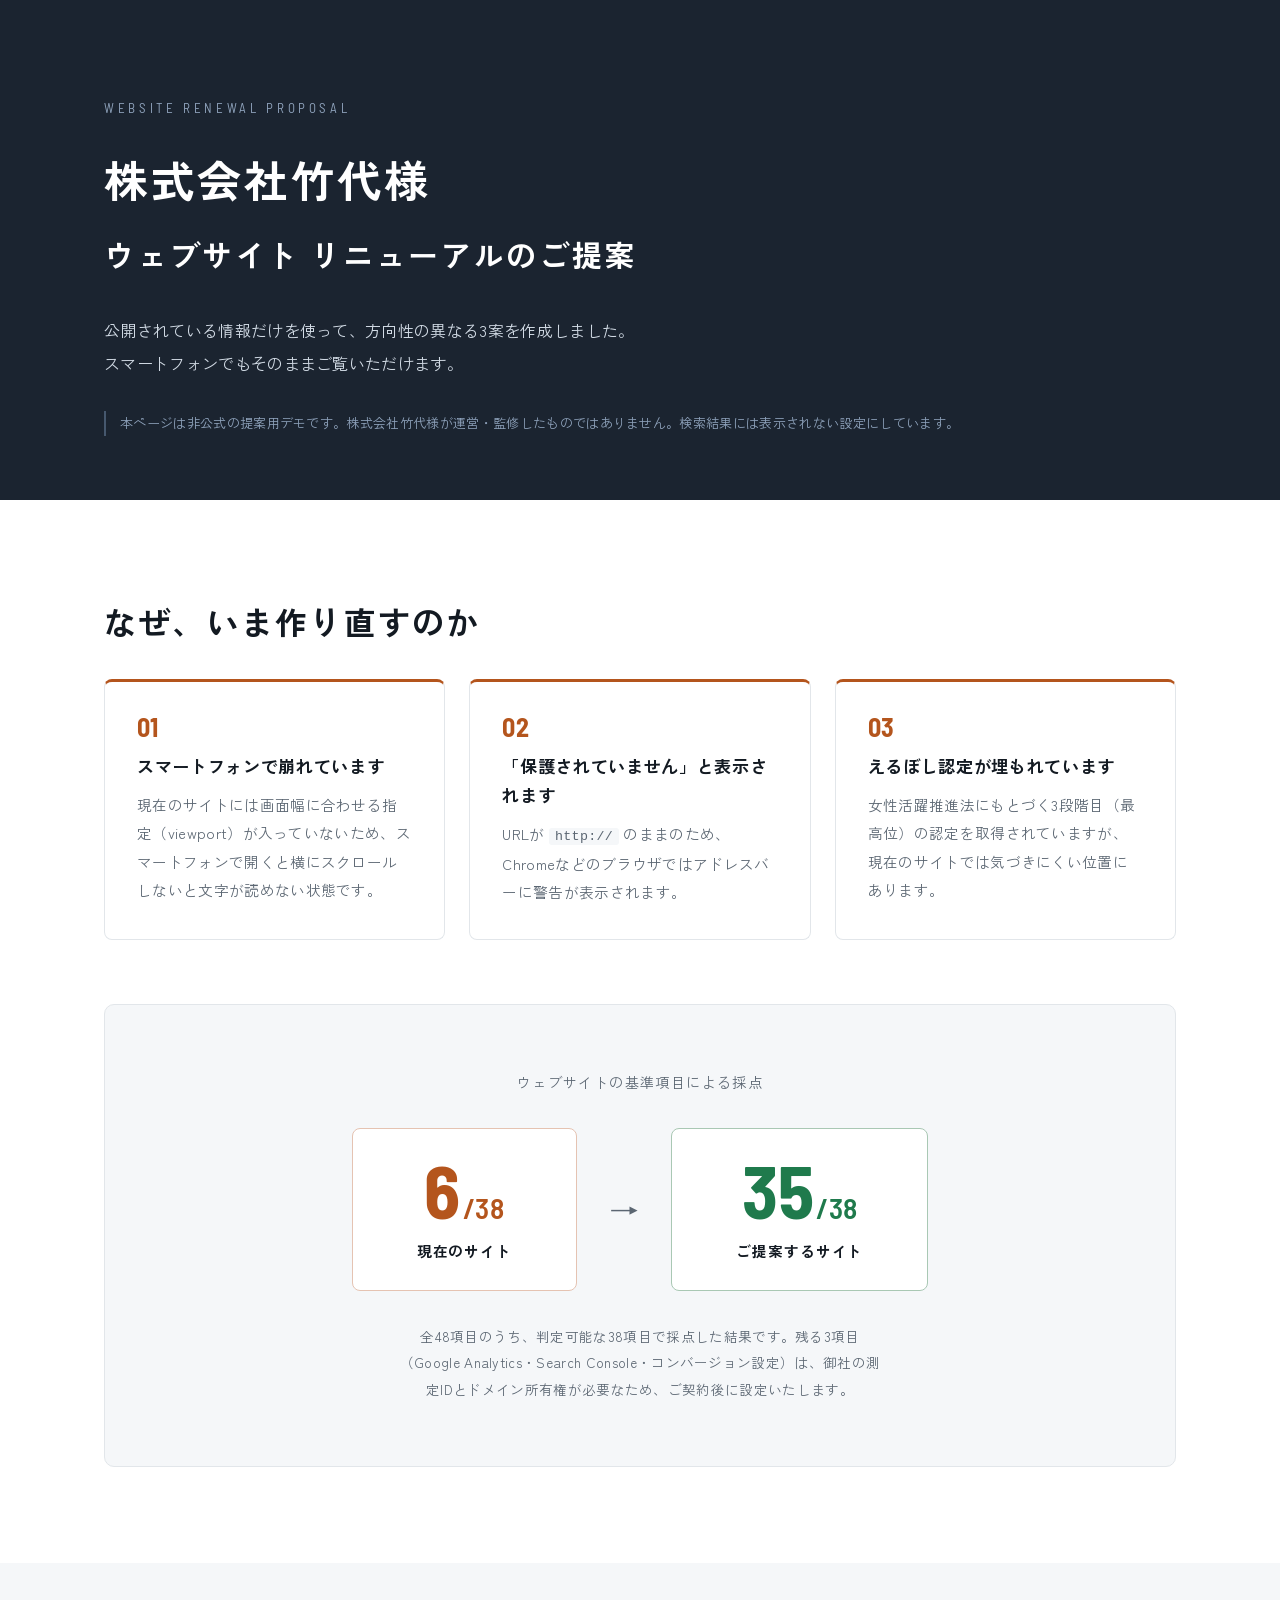
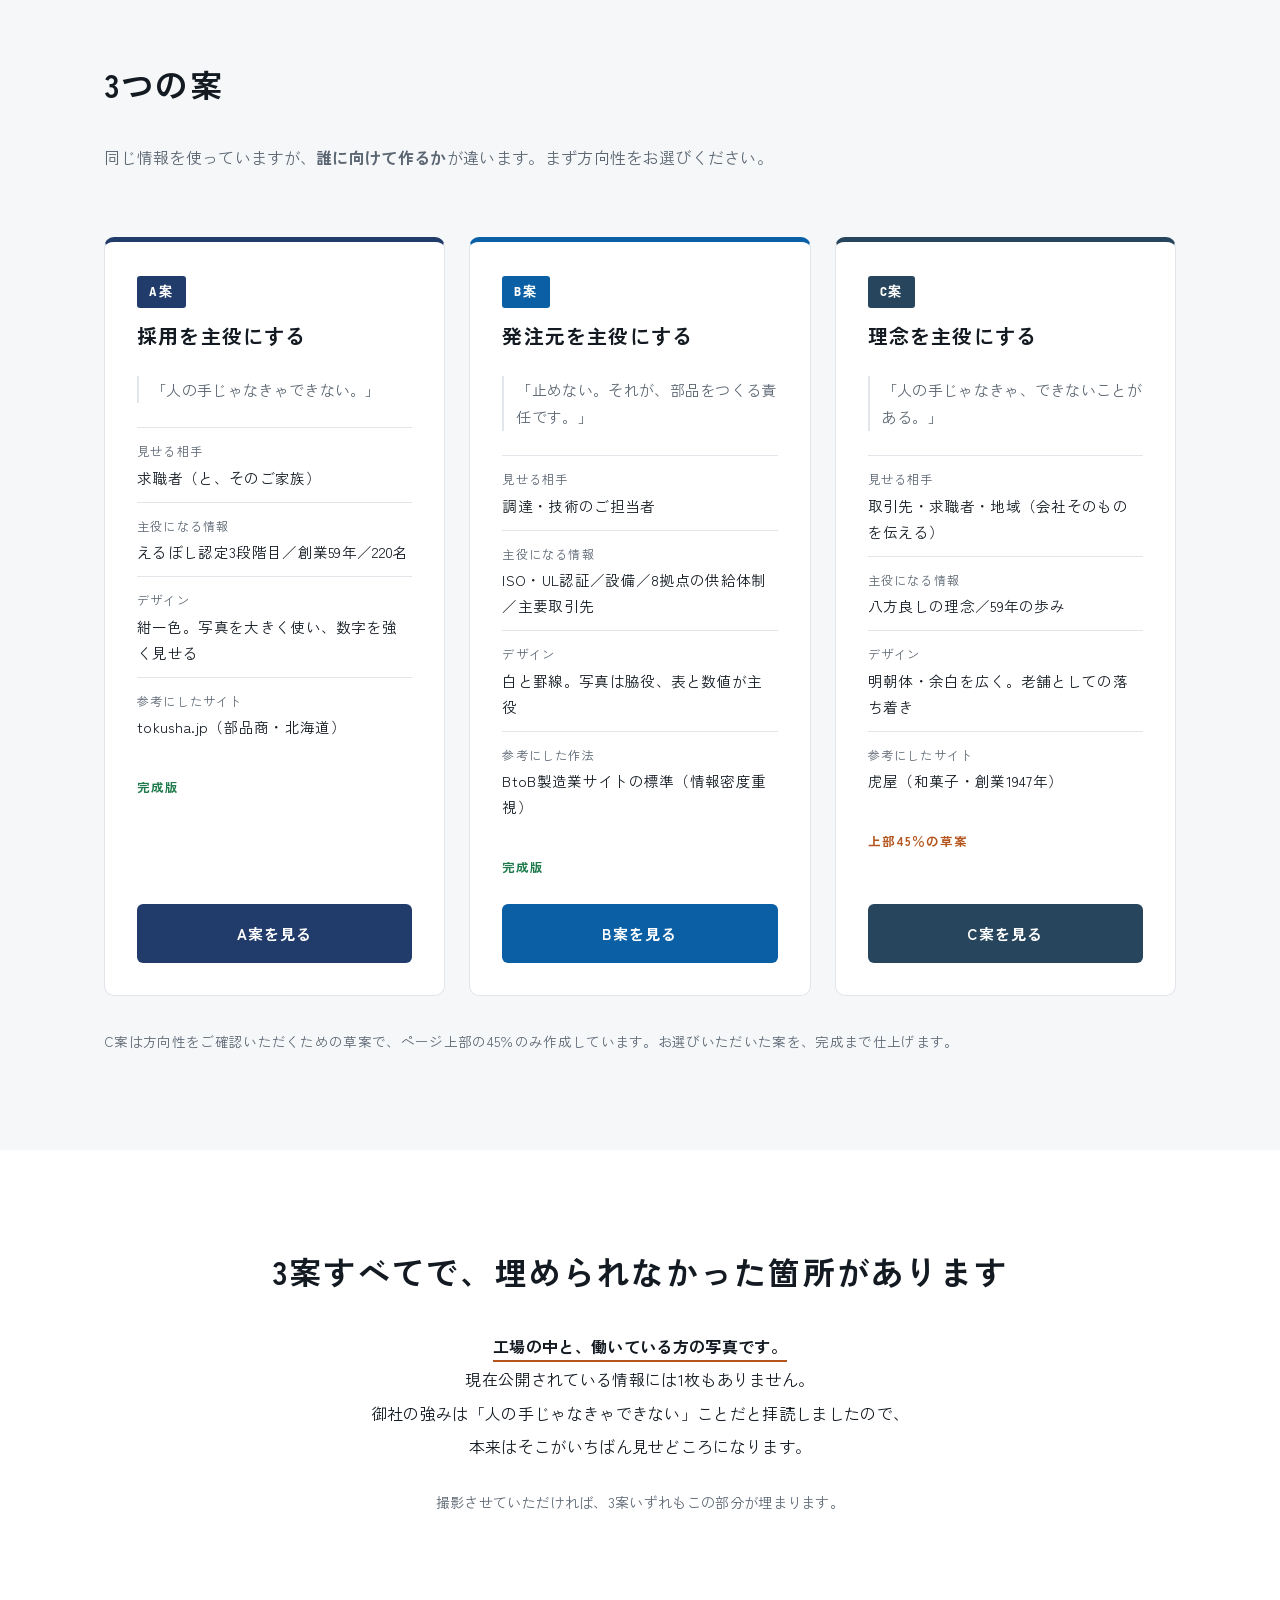
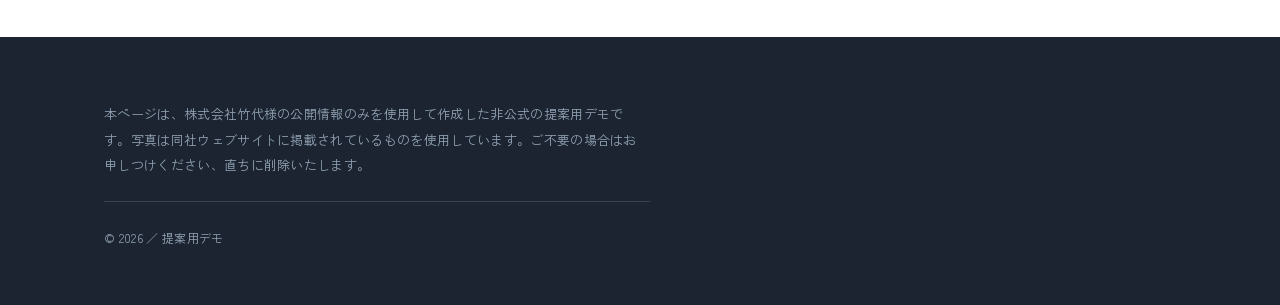
<file: takeshiro/index.html>
<!DOCTYPE html>
<html lang="ja">
<head>
<meta charset="UTF-8">
<meta name="viewport" content="width=device-width, initial-scale=1">
<title>株式会社竹代様｜ウェブサイト リニューアル提案（3案）</title>
<meta name="description" content="株式会社竹代様への、ウェブサイトリニューアルのご提案です。方向性の異なる3案をご用意しました。公開情報のみを使用した非公式のイメージ案です。">
<meta name="robots" content="noindex, nofollow">
<link rel="canonical" href="https://nanahusigi.github.io/houkago-swipe/takeshiro/">
<meta property="og:url" content="https://nanahusigi.github.io/houkago-swipe/takeshiro/">
<meta property="og:type" content="website">
<meta property="og:title" content="株式会社竹代様｜ウェブサイト リニューアル提案（3案）">
<meta property="og:description" content="方向性の異なる3案をご用意しました。スマートフォンでもご覧いただけます。">
<meta property="og:image" content="https://nanahusigi.github.io/houkago-swipe/takeshiro/images/factory_alage.webp">
<meta name="twitter:card" content="summary_large_image">
<meta name="theme-color" content="#1B2430">
<link rel="icon" href="favicon.svg" type="image/svg+xml">
<link rel="apple-touch-icon" href="favicon.svg">
<link rel="manifest" href="site.webmanifest">
<link rel="preconnect" href="https://fonts.googleapis.com">
<link rel="preconnect" href="https://fonts.gstatic.com" crossorigin>
<link href="https://fonts.googleapis.com/css2?family=Zen+Kaku+Gothic+Antique:wght@400;500;700&family=Barlow+Semi+Condensed:wght@600;700&display=swap" rel="stylesheet">
<link rel="stylesheet" href="index.css">
</head>
<body>

<header class="top">
  <div class="wrap">
    <p class="eyebrow">WEBSITE RENEWAL PROPOSAL</p>
    <h1>株式会社竹代様<br><span>ウェブサイト リニューアルのご提案</span></h1>
    <p class="intro">
      公開されている情報だけを使って、方向性の異なる3案を作成しました。<br>
      スマートフォンでもそのままご覧いただけます。
    </p>
    <p class="caution">
      本ページは非公式の提案用デモです。株式会社竹代様が運営・監修したものではありません。検索結果には表示されない設定にしています。
    </p>
  </div>
</header>

<main>

  <section class="why">
    <div class="wrap">
      <h2>なぜ、いま作り直すのか</h2>
      <div class="reasons">
        <div>
          <span class="n">01</span>
          <b>スマートフォンで崩れています</b>
          <p>現在のサイトには画面幅に合わせる指定（viewport）が入っていないため、スマートフォンで開くと横にスクロールしないと文字が読めない状態です。</p>
        </div>
        <div>
          <span class="n">02</span>
          <b>「保護されていません」と表示されます</b>
          <p>URLが <code>http://</code> のままのため、Chromeなどのブラウザではアドレスバーに警告が表示されます。</p>
        </div>
        <div>
          <span class="n">03</span>
          <b>えるぼし認定が埋もれています</b>
          <p>女性活躍推進法にもとづく3段階目（最高位）の認定を取得されていますが、現在のサイトでは気づきにくい位置にあります。</p>
        </div>
      </div>

      <div class="score">
        <p class="score__label">ウェブサイトの基準項目による採点</p>
        <div class="score__row">
          <div class="score__box score__box--bad">
            <span class="score__num">6<small>/38</small></span>
            <b>現在のサイト</b>
          </div>
          <span class="score__arrow" aria-hidden="true">→</span>
          <div class="score__box score__box--good">
            <span class="score__num">35<small>/38</small></span>
            <b>ご提案するサイト</b>
          </div>
        </div>
        <p class="score__note">
          全48項目のうち、判定可能な38項目で採点した結果です。残る3項目（Google Analytics・Search Console・コンバージョン設定）は、御社の測定IDとドメイン所有権が必要なため、ご契約後に設定いたします。
        </p>
      </div>
    </div>
  </section>

  <section class="plans">
    <div class="wrap">
      <h2>3つの案</h2>
      <p class="plans__lead">同じ情報を使っていますが、<b>誰に向けて作るか</b>が違います。まず方向性をお選びください。</p>

      <ul class="cards">
        <li class="card card--a">
          <div class="card__head">
            <span class="card__tag">A案</span>
            <h3>採用を主役にする</h3>
          </div>
          <p class="card__copy">「人の手じゃなきゃできない。」</p>
          <dl class="card__spec">
            <div><dt>見せる相手</dt><dd>求職者（と、そのご家族）</dd></div>
            <div><dt>主役になる情報</dt><dd>えるぼし認定3段階目／創業59年／220名</dd></div>
            <div><dt>デザイン</dt><dd>紺一色。写真を大きく使い、数字を強く見せる</dd></div>
            <div><dt>参考にしたサイト</dt><dd>tokusha.jp（部品商・北海道）</dd></div>
          </dl>
          <p class="card__done">完成版</p>
          <a class="card__btn" href="a/">A案を見る</a>
        </li>

        <li class="card card--b">
          <div class="card__head">
            <span class="card__tag">B案</span>
            <h3>発注元を主役にする</h3>
          </div>
          <p class="card__copy">「止めない。それが、部品をつくる責任です。」</p>
          <dl class="card__spec">
            <div><dt>見せる相手</dt><dd>調達・技術のご担当者</dd></div>
            <div><dt>主役になる情報</dt><dd>ISO・UL認証／設備／8拠点の供給体制／主要取引先</dd></div>
            <div><dt>デザイン</dt><dd>白と罫線。写真は脇役、表と数値が主役</dd></div>
            <div><dt>参考にした作法</dt><dd>BtoB製造業サイトの標準（情報密度重視）</dd></div>
          </dl>
          <p class="card__done">完成版</p>
          <a class="card__btn" href="b/">B案を見る</a>
        </li>

        <li class="card card--c">
          <div class="card__head">
            <span class="card__tag">C案</span>
            <h3>理念を主役にする</h3>
          </div>
          <p class="card__copy">「人の手じゃなきゃ、できないことがある。」</p>
          <dl class="card__spec">
            <div><dt>見せる相手</dt><dd>取引先・求職者・地域（会社そのものを伝える）</dd></div>
            <div><dt>主役になる情報</dt><dd>八方良しの理念／59年の歩み</dd></div>
            <div><dt>デザイン</dt><dd>明朝体・余白を広く。老舗としての落ち着き</dd></div>
            <div><dt>参考にしたサイト</dt><dd>虎屋（和菓子・創業1947年）</dd></div>
          </dl>
          <p class="card__done card__done--wip">上部45％の草案</p>
          <a class="card__btn" href="c/">C案を見る</a>
        </li>
      </ul>

      <p class="plans__note">
        C案は方向性をご確認いただくための草案で、ページ上部の45％のみ作成しています。お選びいただいた案を、完成まで仕上げます。
      </p>
    </div>
  </section>

  <section class="ask">
    <div class="wrap">
      <h2>3案すべてで、埋められなかった箇所があります</h2>
      <p>
        <b>工場の中と、働いている方の写真です。</b><br>
        現在公開されている情報には1枚もありません。<br>
        御社の強みは「人の手じゃなきゃできない」ことだと拝読しましたので、<br>
        本来はそこがいちばん見せどころになります。
      </p>
      <p class="ask__small">撮影させていただければ、3案いずれもこの部分が埋まります。</p>
    </div>
  </section>

</main>

<footer class="foot">
  <div class="wrap">
    <p>本ページは、株式会社竹代様の公開情報のみを使用して作成した非公式の提案用デモです。写真は同社ウェブサイトに掲載されているものを使用しています。ご不要の場合はお申しつけください、直ちに削除いたします。</p>
    <p class="foot__c">&copy; 2026 ／ 提案用デモ</p>
  </div>
</footer>

</body>
</html>
</file>
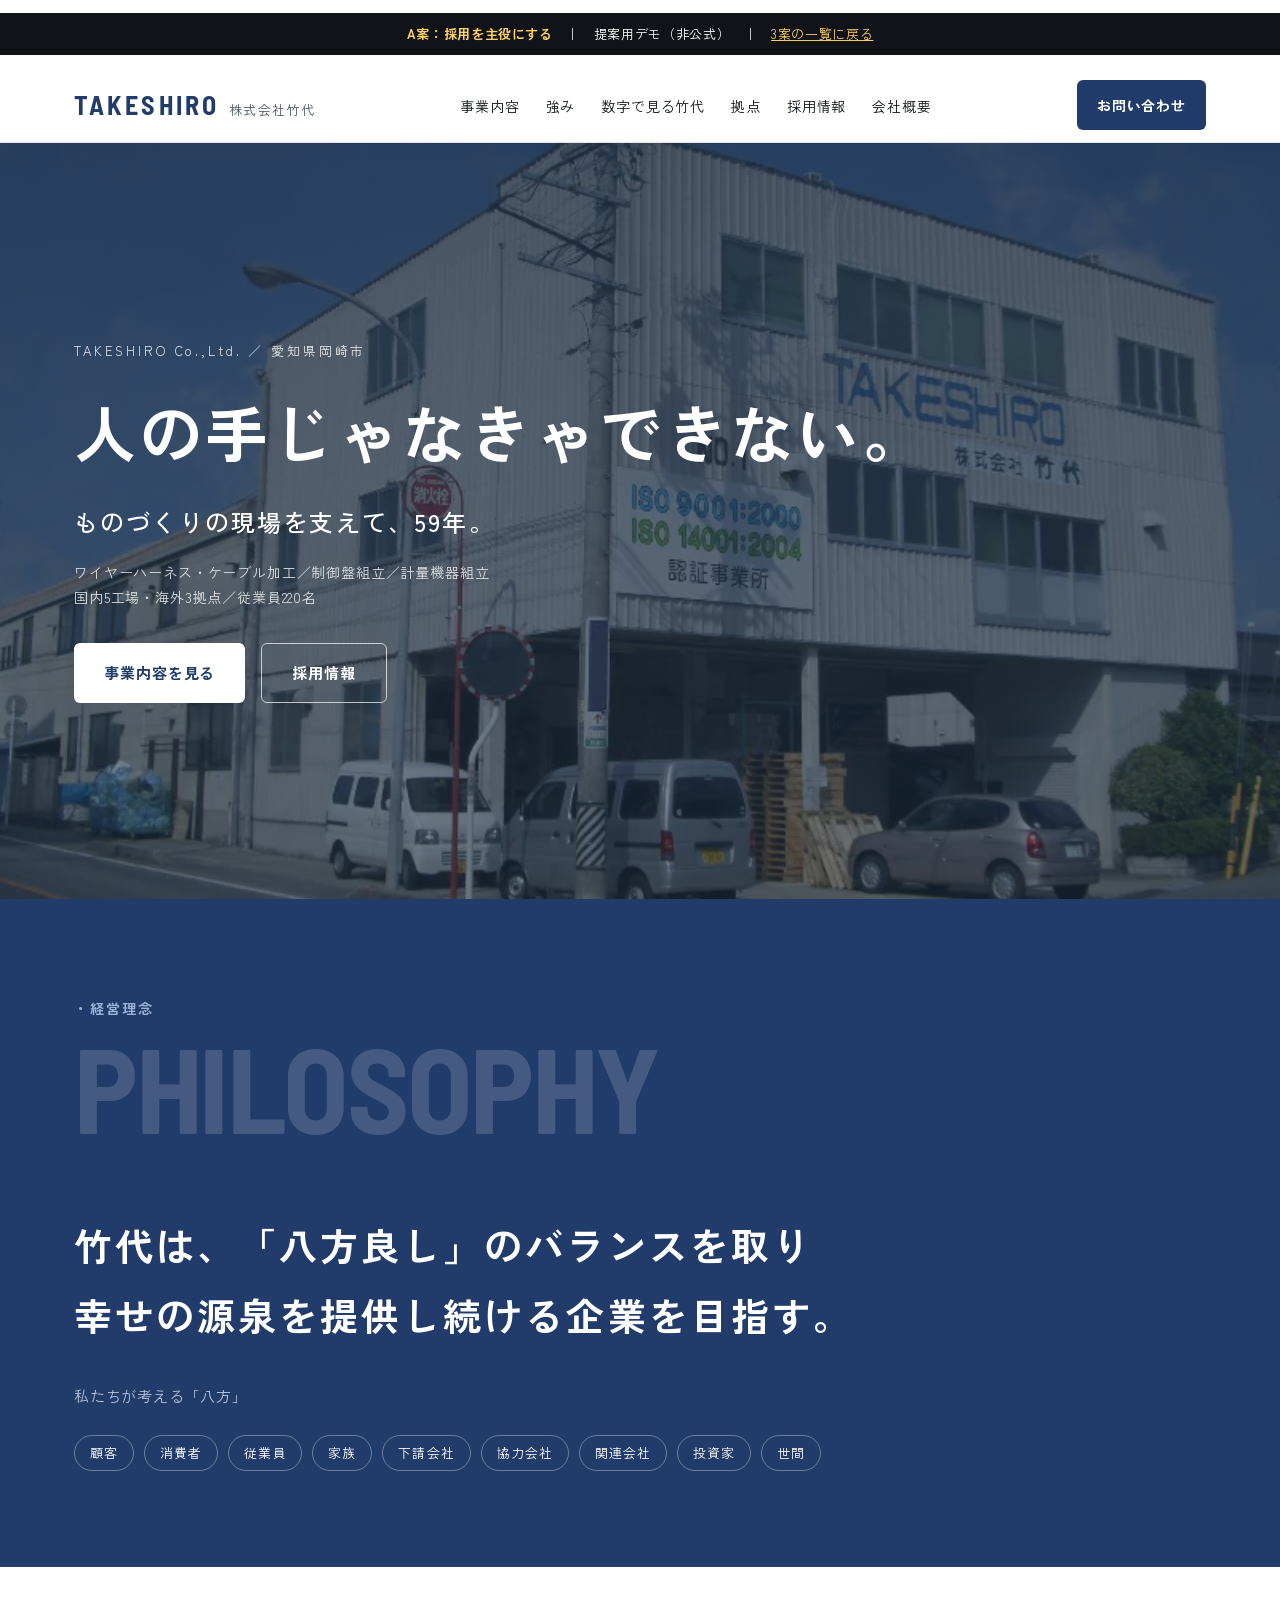
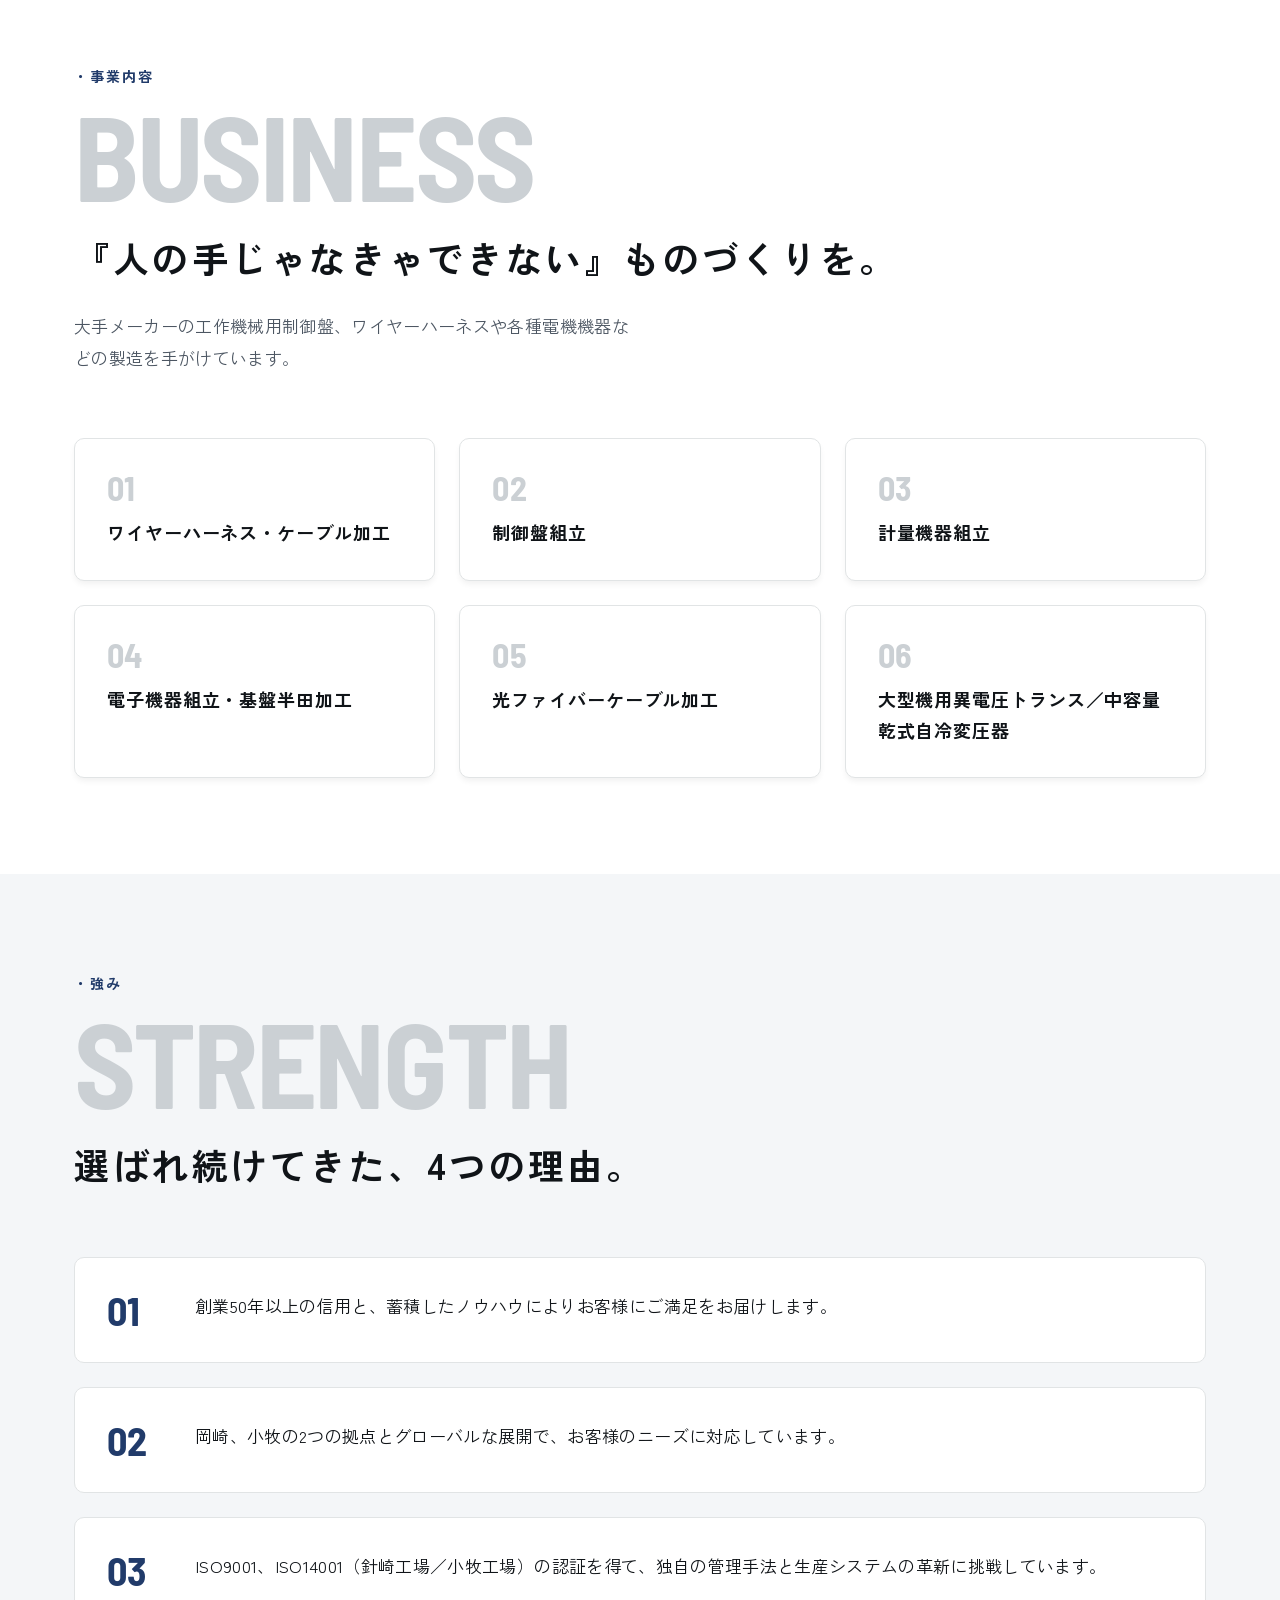
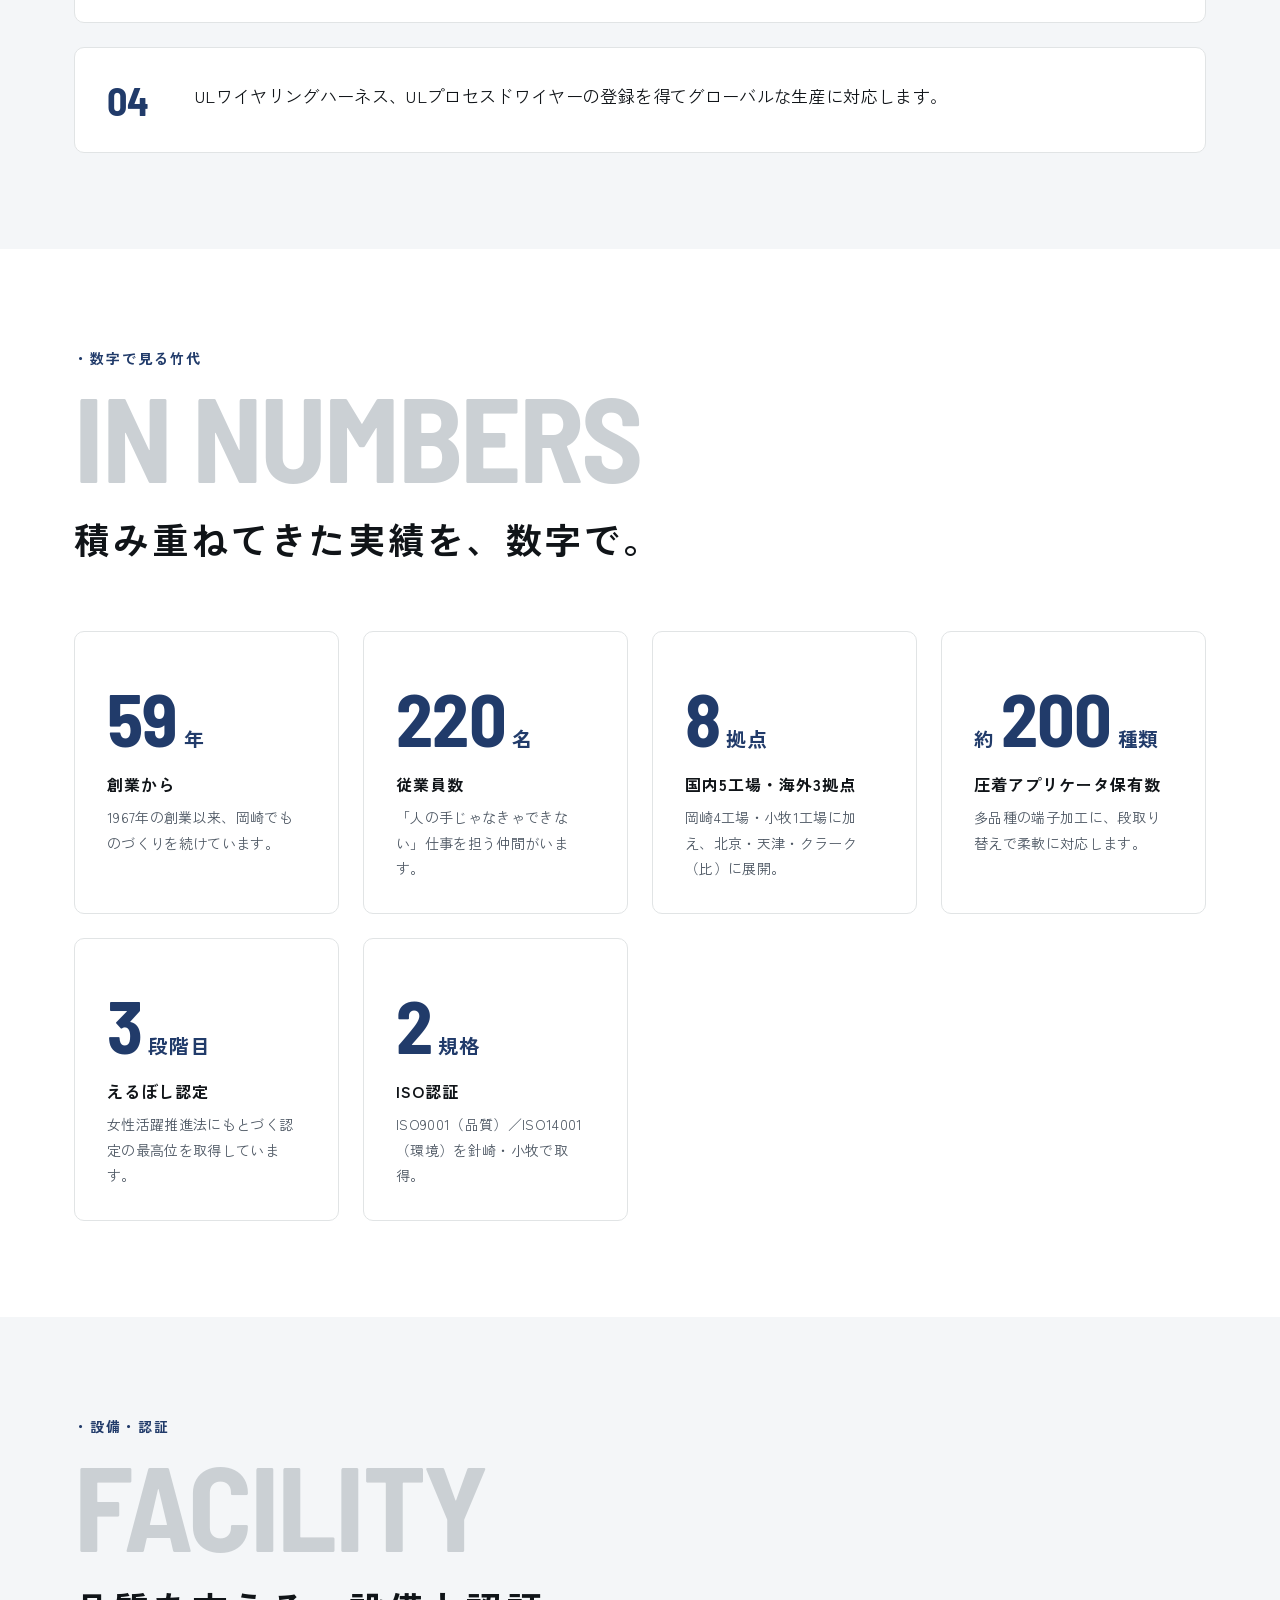
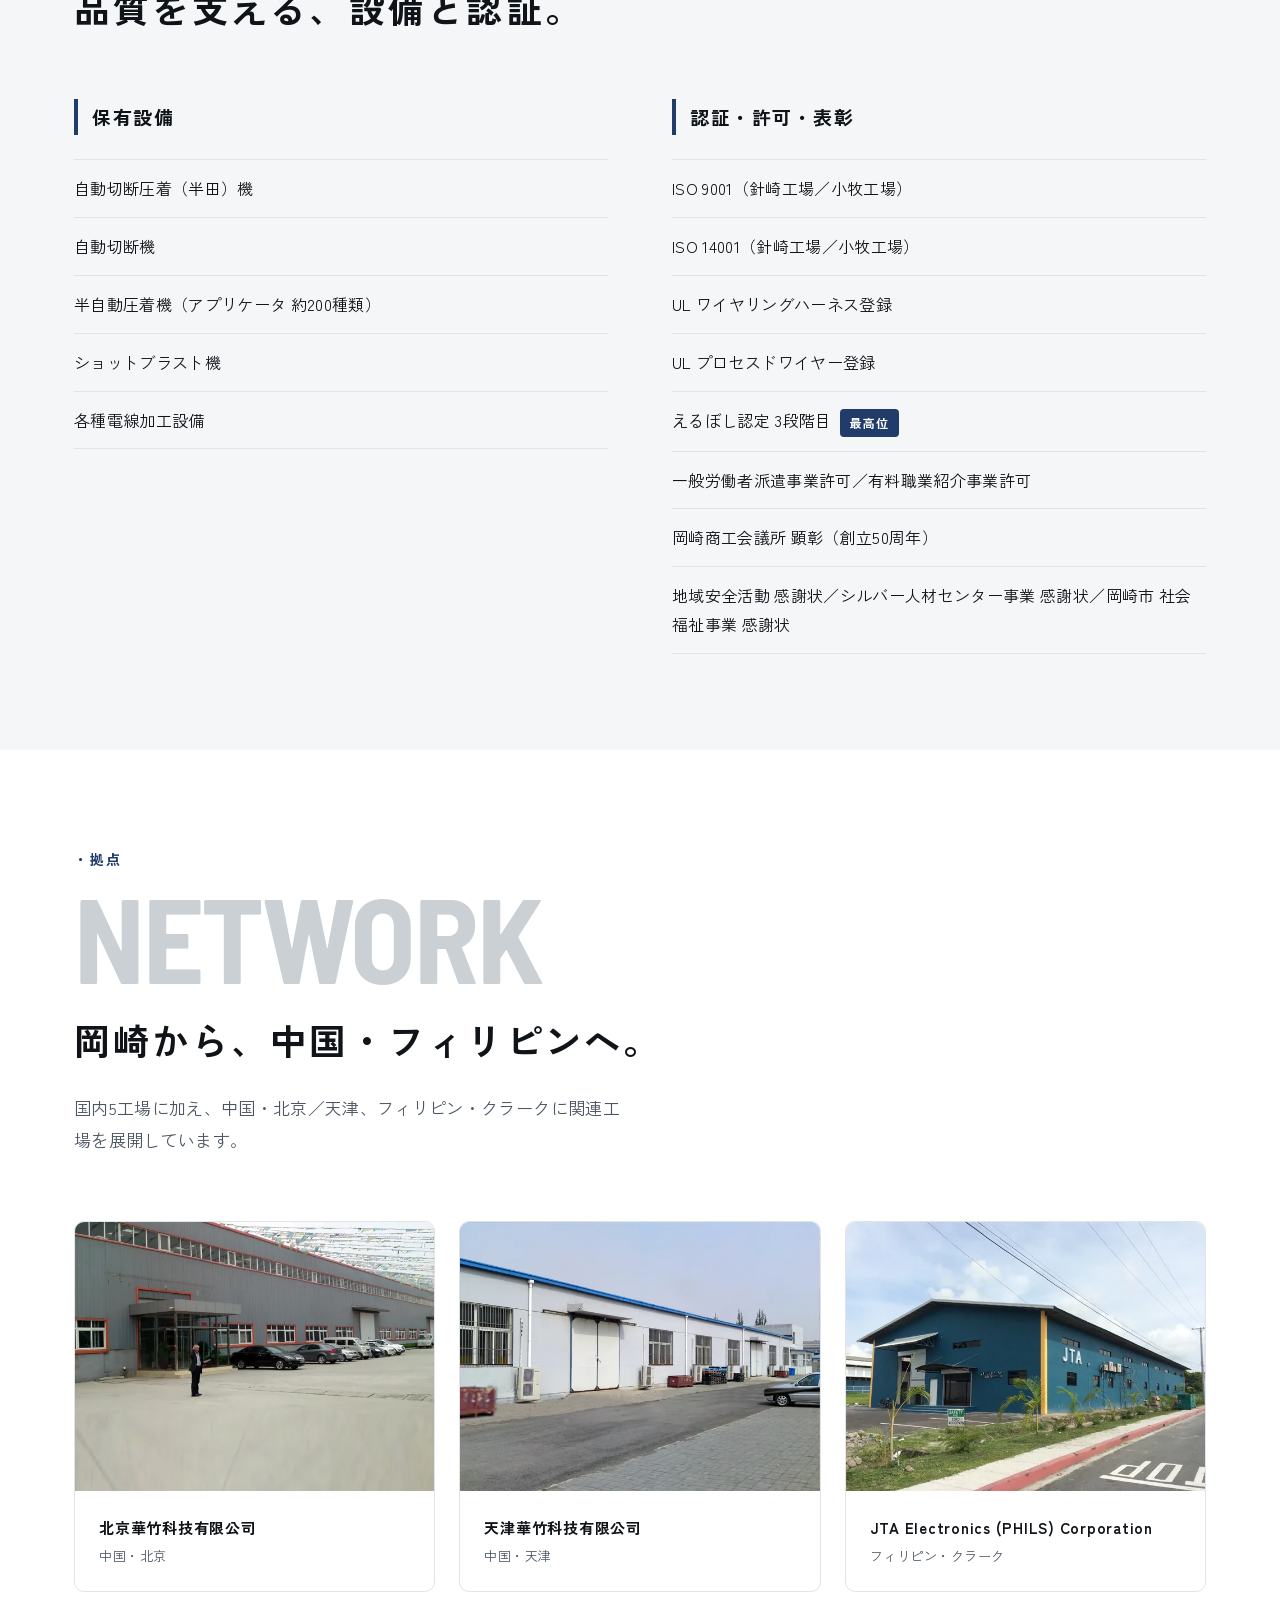
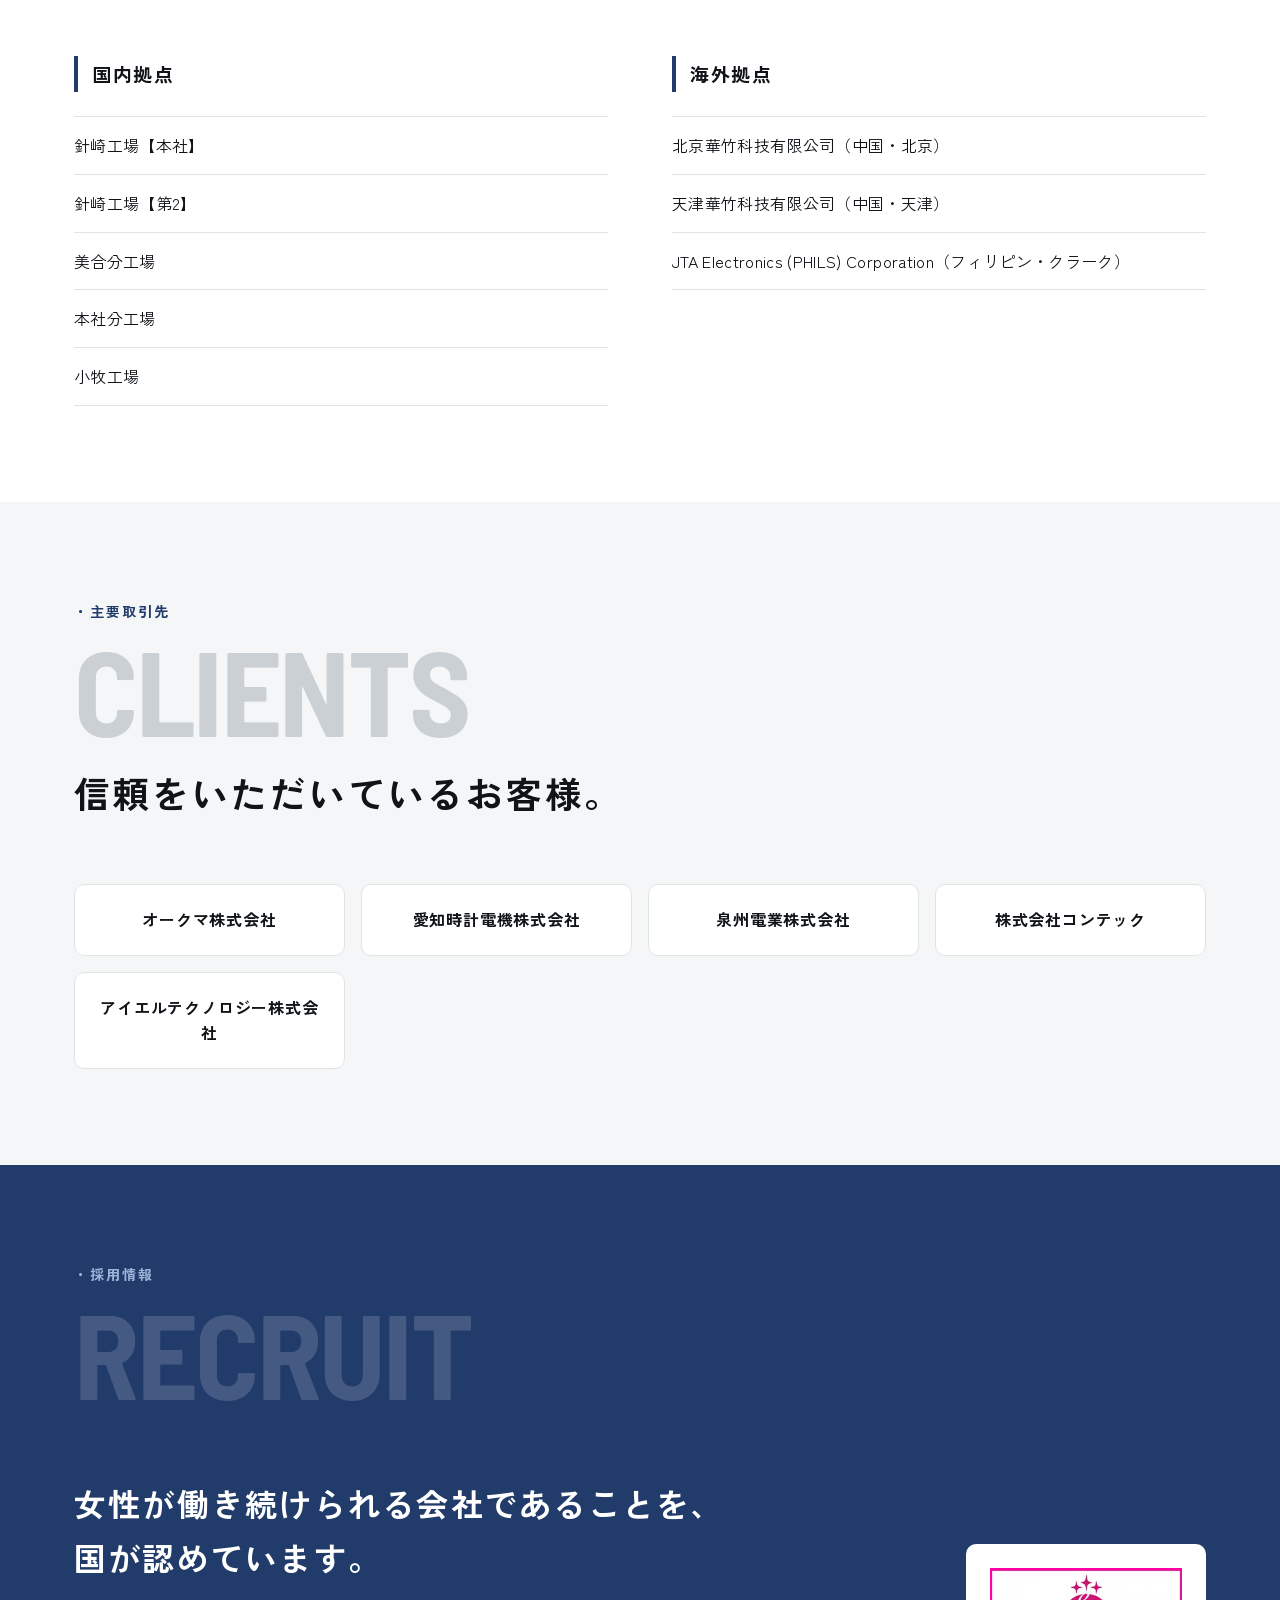
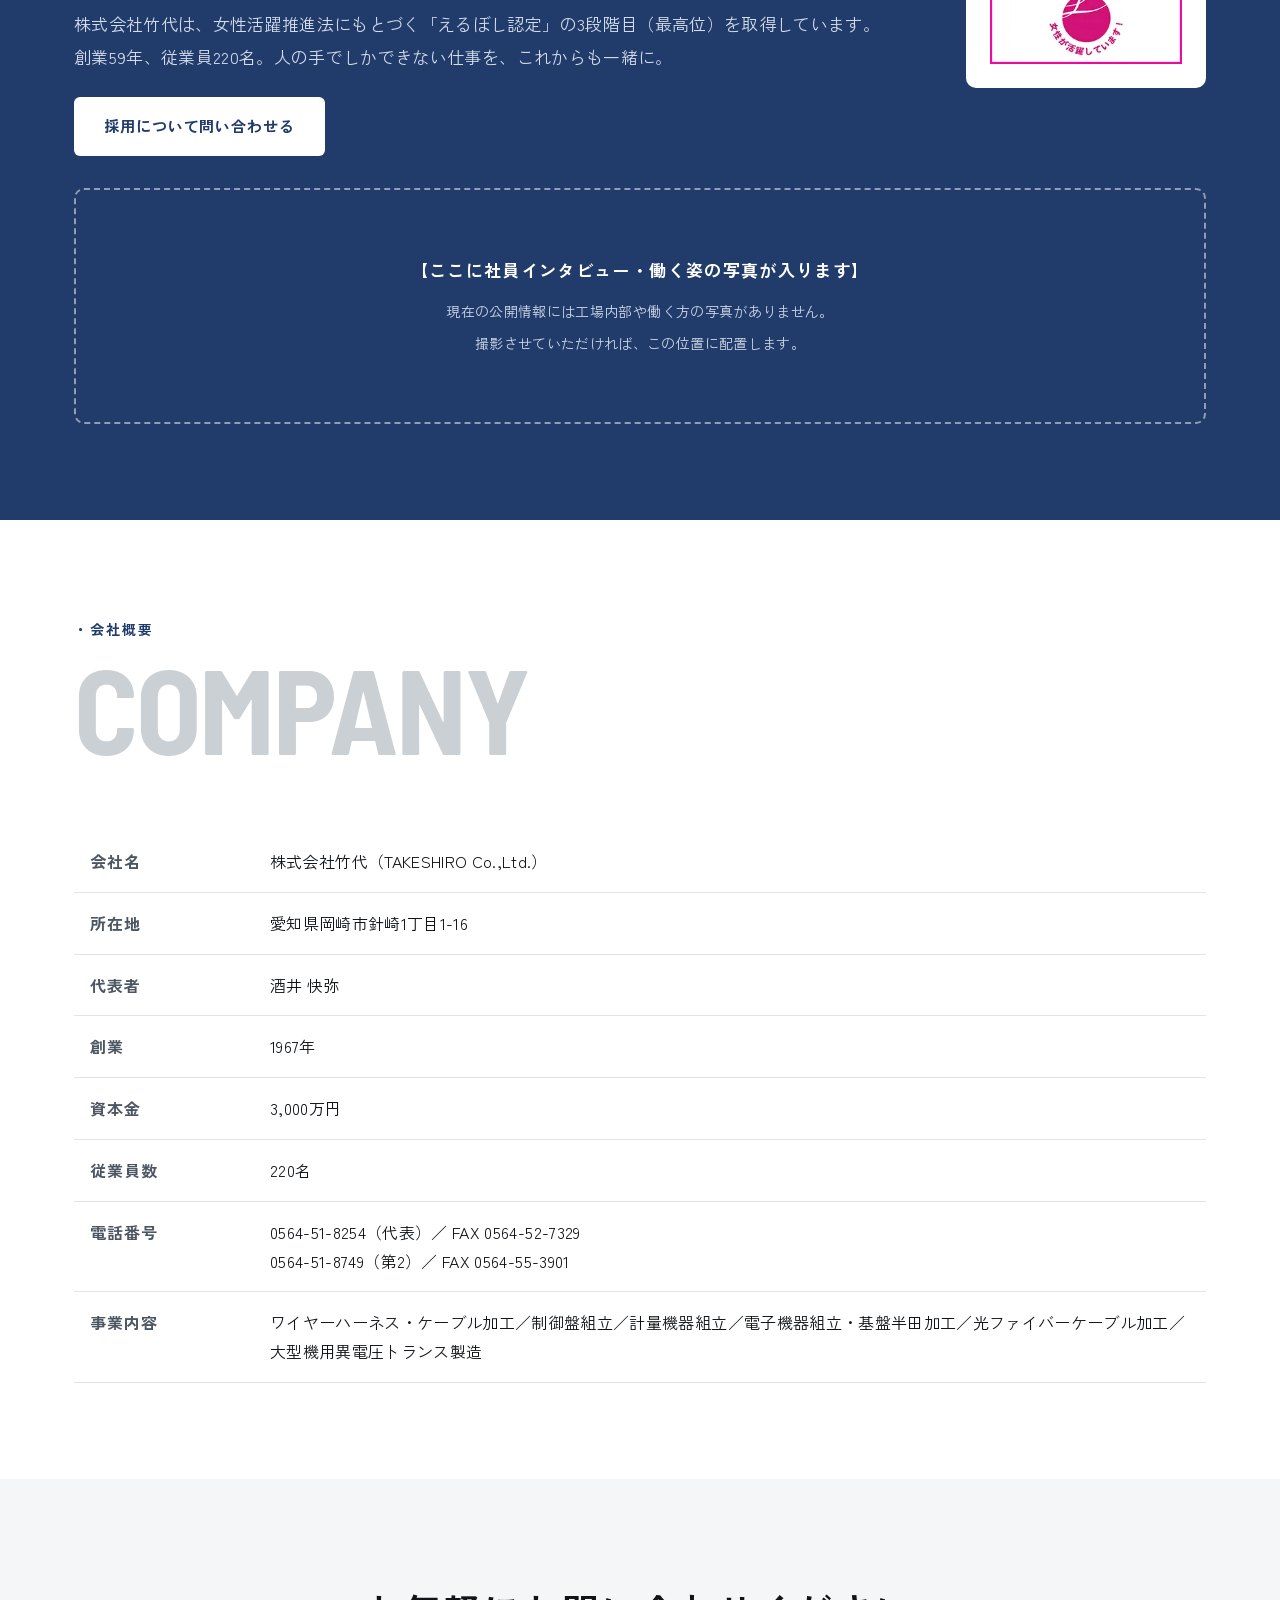
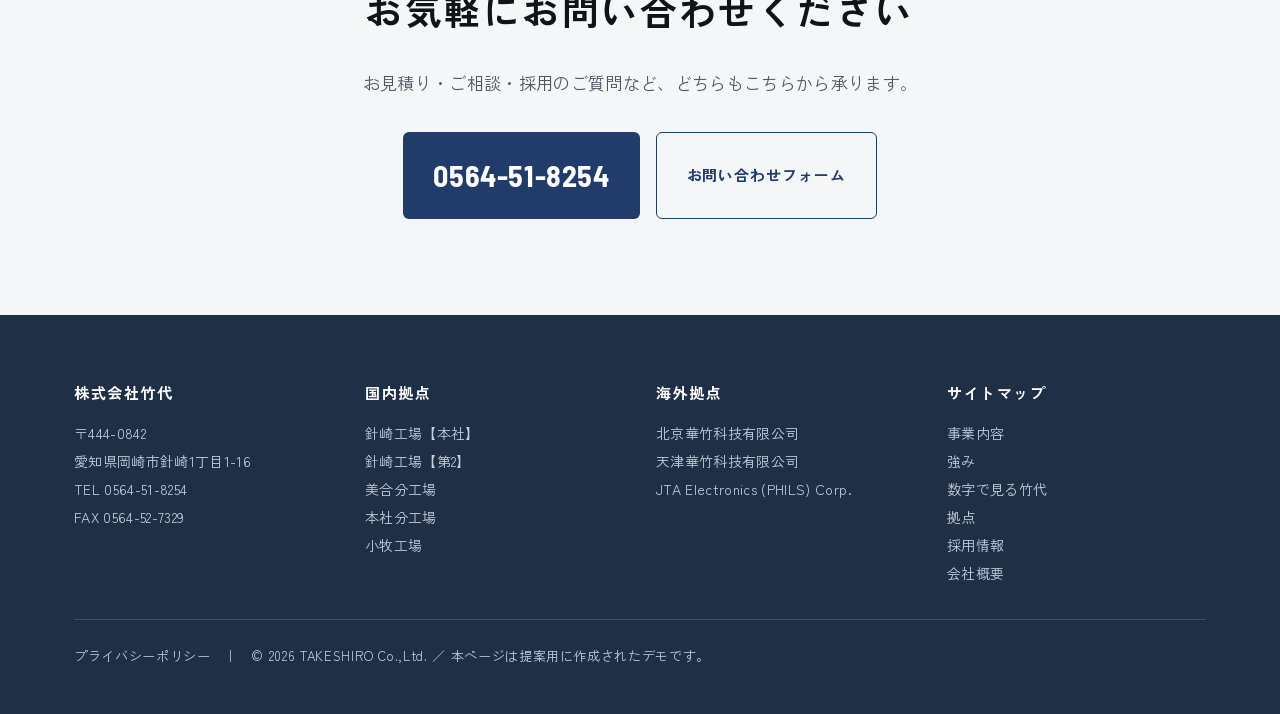
<file: takeshiro/a/index.html>
<!DOCTYPE html>
<html lang="ja">
<head>
<meta charset="UTF-8">
<meta name="viewport" content="width=device-width, initial-scale=1">
<title>株式会社竹代｜岡崎の電線加工・ワイヤーハーネス・制御盤組立</title>
<meta name="description" content="愛知県岡崎市の株式会社竹代。創業1967年、従業員220名。ワイヤーハーネス・制御盤組立・計量機器組立を国内5工場と中国・フィリピンの拠点で手がけます。ISO9001/14001認証、えるぼし認定3段階目取得。">
<meta name="robots" content="noindex, nofollow">
<link rel="canonical" href="https://nanahusigi.github.io/houkago-swipe/takeshiro/a/">
<meta property="og:url" content="https://nanahusigi.github.io/houkago-swipe/takeshiro/a/">
<meta property="og:type" content="website">
<meta property="og:title" content="株式会社竹代｜岡崎の電線加工・ワイヤーハーネス・制御盤組立">
<meta property="og:description" content="創業1967年、従業員220名。人の手じゃなきゃできない、ものづくりを59年。">
<meta property="og:image" content="https://nanahusigi.github.io/houkago-swipe/takeshiro/images/factory_alage.webp">
<meta name="twitter:card" content="summary_large_image">
<meta name="theme-color" content="#213B6A">
<link rel="preconnect" href="https://fonts.googleapis.com">
<link rel="preconnect" href="https://fonts.gstatic.com" crossorigin>
<link href="https://fonts.googleapis.com/css2?family=Zen+Kaku+Gothic+Antique:wght@400;500;700&family=Barlow+Semi+Condensed:wght@600;700&display=swap" rel="stylesheet">
<link rel="icon" href="../favicon.svg" type="image/svg+xml">
<link rel="apple-touch-icon" href="../favicon.svg">
<link rel="manifest" href="../site.webmanifest">
<script type="application/ld+json">
{
  "@context": "https://schema.org",
  "@type": "Organization",
  "name": "株式会社竹代",
  "alternateName": "TAKESHIRO Co.,Ltd.",
  "url": "http://www.takeshiro.co.jp/",
  "logo": "https://nanahusigi.github.io/houkago-swipe/takeshiro/images/factory_alage.webp",
  "foundingDate": "1967",
  "numberOfEmployees": { "@type": "QuantitativeValue", "value": 220 },
  "address": {
    "@type": "PostalAddress",
    "addressCountry": "JP",
    "addressRegion": "愛知県",
    "addressLocality": "岡崎市",
    "streetAddress": "針崎1丁目1-16"
  },
  "telephone": "+81-564-51-8254",
  "description": "ワイヤーハーネス・ケーブル加工、制御盤組立、計量機器組立を手がける愛知県岡崎市の製造業。創業1967年、従業員220名。"
}
</script>
<link rel="stylesheet" href="style.css">
</head>
<body>

<p class="demo-note"><b>A案：採用を主役にする</b>　｜　提案用デモ（非公式）　｜　<a href="../" style="color:#ffd166">3案の一覧に戻る</a></p>

<header class="site-header">
  <div class="wrap">
    <a class="brand" href="#top">
      <span class="mark">TAKESHIRO</span>
      <span class="jp">株式会社竹代</span>
    </a>
    <nav class="gnav" id="gnav" aria-label="メインメニュー">
      <ul>
        <li><a href="#business">事業内容</a></li>
        <li><a href="#strength">強み</a></li>
        <li><a href="#numbers">数字で見る竹代</a></li>
        <li><a href="#network">拠点</a></li>
        <li><a href="#recruit">採用情報</a></li>
        <li><a href="#company">会社概要</a></li>
      </ul>
    </nav>
    <a class="header-cta" href="#contact">お問い合わせ</a>
    <button class="nav-toggle" id="navToggle" aria-expanded="false" aria-controls="gnav" aria-label="メニューを開く">
      <span></span><span></span><span></span>
    </button>
  </div>
</header>

<main id="top">

  <!-- HERO -->
  <section class="hero">
    <img class="hero__img" src="../images/factory_alage.webp" width="800" height="600" alt="株式会社竹代 針崎工場の外観">
    <div class="wrap hero__inner">
      <p class="hero__label">TAKESHIRO Co.,Ltd. ／ 愛知県岡崎市</p>
      <h1>人の手じゃなきゃできない。</h1>
      <p class="hero__sub">ものづくりの現場を支えて、59年。</p>
      <p class="hero__meta">ワイヤーハーネス・ケーブル加工／制御盤組立／計量機器組立<br>国内5工場・海外3拠点／従業員220名</p>
      <div class="hero__btns">
        <a class="btn btn--solid" href="#business">事業内容を見る</a>
        <a class="btn btn--ghost" href="#recruit">採用情報</a>
      </div>
    </div>
  </section>

  <!-- PHILOSOPHY -->
  <section class="philo" id="philosophy">
    <div class="wrap">
      <div class="shead">
        <span class="shead__label">経営理念</span>
        <span class="shead__ghost" aria-hidden="true">PHILOSOPHY</span>
      </div>
      <blockquote class="philo__quote">竹代は、「八方良し」のバランスを取り<br>幸せの源泉を提供し続ける企業を目指す。</blockquote>
      <p class="philo__note">私たちが考える「八方」</p>
      <ul class="philo__tags">
        <li>顧客</li><li>消費者</li><li>従業員</li><li>家族</li>
        <li>下請会社</li><li>協力会社</li><li>関連会社</li><li>投資家</li><li>世間</li>
      </ul>
    </div>
  </section>

  <!-- BUSINESS -->
  <section class="section" id="business">
    <div class="wrap">
      <div class="shead">
        <span class="shead__label">事業内容</span>
        <span class="shead__ghost" aria-hidden="true">BUSINESS</span>
        <h2 class="shead__title">『人の手じゃなきゃできない』ものづくりを。</h2>
        <p class="shead__lead">大手メーカーの工作機械用制御盤、ワイヤーハーネスや各種電機機器などの製造を手がけています。</p>
      </div>
      <ul class="biz">
        <li><span class="biz__no">01</span><p class="biz__name">ワイヤーハーネス・ケーブル加工</p></li>
        <li><span class="biz__no">02</span><p class="biz__name">制御盤組立</p></li>
        <li><span class="biz__no">03</span><p class="biz__name">計量機器組立</p></li>
        <li><span class="biz__no">04</span><p class="biz__name">電子機器組立・基盤半田加工</p></li>
        <li><span class="biz__no">05</span><p class="biz__name">光ファイバーケーブル加工</p></li>
        <li><span class="biz__no">06</span><p class="biz__name">大型機用異電圧トランス／中容量乾式自冷変圧器</p></li>
      </ul>
    </div>
  </section>

  <!-- STRENGTH -->
  <section class="section section--alt" id="strength">
    <div class="wrap">
      <div class="shead">
        <span class="shead__label">強み</span>
        <span class="shead__ghost" aria-hidden="true">STRENGTH</span>
        <h2 class="shead__title">選ばれ続けてきた、4つの理由。</h2>
      </div>
      <ul class="strength">
        <li><span class="strength__n">01</span><p>創業50年以上の信用と、蓄積したノウハウによりお客様にご満足をお届けします。</p></li>
        <li><span class="strength__n">02</span><p>岡崎、小牧の2つの拠点とグローバルな展開で、お客様のニーズに対応しています。</p></li>
        <li><span class="strength__n">03</span><p>ISO9001、ISO14001（針崎工場／小牧工場）の認証を得て、独自の管理手法と生産システムの革新に挑戦しています。</p></li>
        <li><span class="strength__n">04</span><p>ULワイヤリングハーネス、ULプロセスドワイヤーの登録を得てグローバルな生産に対応します。</p></li>
      </ul>
    </div>
  </section>

  <!-- NUMBERS -->
  <section class="section" id="numbers">
    <div class="wrap">
      <div class="shead">
        <span class="shead__label">数字で見る竹代</span>
        <span class="shead__ghost" aria-hidden="true">IN NUMBERS</span>
        <h2 class="shead__title">積み重ねてきた実績を、数字で。</h2>
      </div>
      <ul class="numbers">
        <li>
          <p class="numbers__val"><span class="numbers__big">59</span><span class="numbers__unit">年</span></p>
          <p class="numbers__key">創業から</p>
          <p class="numbers__note">1967年の創業以来、岡崎でものづくりを続けています。</p>
        </li>
        <li>
          <p class="numbers__val"><span class="numbers__big">220</span><span class="numbers__unit">名</span></p>
          <p class="numbers__key">従業員数</p>
          <p class="numbers__note">「人の手じゃなきゃできない」仕事を担う仲間がいます。</p>
        </li>
        <li>
          <p class="numbers__val"><span class="numbers__big">8</span><span class="numbers__unit">拠点</span></p>
          <p class="numbers__key">国内5工場・海外3拠点</p>
          <p class="numbers__note">岡崎4工場・小牧1工場に加え、北京・天津・クラーク（比）に展開。</p>
        </li>
        <li>
          <p class="numbers__val"><span class="numbers__unit">約</span><span class="numbers__big">200</span><span class="numbers__unit">種類</span></p>
          <p class="numbers__key">圧着アプリケータ保有数</p>
          <p class="numbers__note">多品種の端子加工に、段取り替えで柔軟に対応します。</p>
        </li>
        <li>
          <p class="numbers__val"><span class="numbers__big">3</span><span class="numbers__unit">段階目</span></p>
          <p class="numbers__key">えるぼし認定</p>
          <p class="numbers__note">女性活躍推進法にもとづく認定の最高位を取得しています。</p>
        </li>
        <li>
          <p class="numbers__val"><span class="numbers__big">2</span><span class="numbers__unit">規格</span></p>
          <p class="numbers__key">ISO認証</p>
          <p class="numbers__note">ISO9001（品質）／ISO14001（環境）を針崎・小牧で取得。</p>
        </li>
      </ul>
    </div>
  </section>

  <!-- FACILITY -->
  <section class="section section--alt" id="facility">
    <div class="wrap">
      <div class="shead">
        <span class="shead__label">設備・認証</span>
        <span class="shead__ghost" aria-hidden="true">FACILITY</span>
        <h2 class="shead__title">品質を支える、設備と認証。</h2>
      </div>
      <div class="two">
        <div>
          <h3 class="subhead">保有設備</h3>
          <ul class="deflist">
            <li>自動切断圧着（半田）機</li>
            <li>自動切断機</li>
            <li>半自動圧着機（アプリケータ 約200種類）</li>
            <li>ショットブラスト機</li>
            <li>各種電線加工設備</li>
          </ul>
        </div>
        <div>
          <h3 class="subhead">認証・許可・表彰</h3>
          <ul class="deflist">
            <li>ISO 9001（針崎工場／小牧工場）</li>
            <li>ISO 14001（針崎工場／小牧工場）</li>
            <li>UL ワイヤリングハーネス登録</li>
            <li>UL プロセスドワイヤー登録</li>
            <li>えるぼし認定 3段階目<span class="badge">最高位</span></li>
            <li>一般労働者派遣事業許可／有料職業紹介事業許可</li>
            <li>岡崎商工会議所 顕彰（創立50周年）</li>
            <li>地域安全活動 感謝状／シルバー人材センター事業 感謝状／岡崎市 社会福祉事業 感謝状</li>
          </ul>
        </div>
      </div>
    </div>
  </section>

  <!-- NETWORK -->
  <section class="section" id="network">
    <div class="wrap">
      <div class="shead">
        <span class="shead__label">拠点</span>
        <span class="shead__ghost" aria-hidden="true">NETWORK</span>
        <h2 class="shead__title">岡崎から、中国・フィリピンへ。</h2>
        <p class="shead__lead">国内5工場に加え、中国・北京／天津、フィリピン・クラークに関連工場を展開しています。</p>
      </div>
      <ul class="net">
        <li><figure>
          <img src="../images/Beijing_Hanatake-img1.webp" width="640" height="480" loading="lazy" alt="北京華竹科技有限公司の外観">
          <figcaption>北京華竹科技有限公司<small>中国・北京</small></figcaption>
        </figure></li>
        <li><figure>
          <img src="../images/Tianjin_Hanatake-img1.webp" width="640" height="480" loading="lazy" alt="天津華竹科技有限公司の外観">
          <figcaption>天津華竹科技有限公司<small>中国・天津</small></figcaption>
        </figure></li>
        <li><figure>
          <img src="../images/jta-img1.webp" width="640" height="480" loading="lazy" alt="JTA Electronics (PHILS) Corporation の外観">
          <figcaption>JTA Electronics (PHILS) Corporation<small>フィリピン・クラーク</small></figcaption>
        </figure></li>
      </ul>
      <div class="two">
        <div>
          <h3 class="subhead">国内拠点</h3>
          <ul class="deflist">
            <li>針崎工場【本社】</li>
            <li>針崎工場【第2】</li>
            <li>美合分工場</li>
            <li>本社分工場</li>
            <li>小牧工場</li>
          </ul>
        </div>
        <div>
          <h3 class="subhead">海外拠点</h3>
          <ul class="deflist">
            <li>北京華竹科技有限公司（中国・北京）</li>
            <li>天津華竹科技有限公司（中国・天津）</li>
            <li>JTA Electronics (PHILS) Corporation（フィリピン・クラーク）</li>
          </ul>
        </div>
      </div>
    </div>
  </section>

  <!-- CLIENTS -->
  <section class="section section--alt" id="clients">
    <div class="wrap">
      <div class="shead">
        <span class="shead__label">主要取引先</span>
        <span class="shead__ghost" aria-hidden="true">CLIENTS</span>
        <h2 class="shead__title">信頼をいただいているお客様。</h2>
      </div>
      <ul class="clients">
        <li>オークマ株式会社</li>
        <li>愛知時計電機株式会社</li>
        <li>泉州電業株式会社</li>
        <li>株式会社コンテック</li>
        <li>アイエルテクノロジー株式会社</li>
      </ul>
    </div>
  </section>

  <!-- RECRUIT -->
  <section class="recruit" id="recruit">
    <div class="wrap">
      <div class="shead">
        <span class="shead__label">採用情報</span>
        <span class="shead__ghost" aria-hidden="true">RECRUIT</span>
      </div>
      <div class="recruit__grid">
        <div>
          <h3>女性が働き続けられる会社であることを、<br>国が認めています。</h3>
          <p>株式会社竹代は、女性活躍推進法にもとづく「えるぼし認定」の3段階目（最高位）を取得しています。<br>創業59年、従業員220名。人の手でしかできない仕事を、これからも一緒に。</p>
          <a class="btn btn--solid" href="#contact">採用について問い合わせる</a>
        </div>
        <div class="recruit__mark">
          <img src="../images/eruboshi3.webp" width="280" height="140" loading="lazy" alt="えるぼし認定 3段階目のマーク">
        </div>
      </div>
      <div class="placeholder">
        <strong>【ここに社員インタビュー・働く姿の写真が入ります】</strong>
        <span>現在の公開情報には工場内部や働く方の写真がありません。<br>撮影させていただければ、この位置に配置します。</span>
      </div>
    </div>
  </section>

  <!-- COMPANY -->
  <section class="section" id="company">
    <div class="wrap">
      <div class="shead">
        <span class="shead__label">会社概要</span>
        <span class="shead__ghost" aria-hidden="true">COMPANY</span>
      </div>
      <table class="table">
        <tbody>
          <tr><th scope="row">会社名</th><td>株式会社竹代（TAKESHIRO Co.,Ltd.）</td></tr>
          <tr><th scope="row">所在地</th><td>愛知県岡崎市針崎1丁目1-16</td></tr>
          <tr><th scope="row">代表者</th><td>酒井 快弥</td></tr>
          <tr><th scope="row">創業</th><td>1967年</td></tr>
          <tr><th scope="row">資本金</th><td>3,000万円</td></tr>
          <tr><th scope="row">従業員数</th><td>220名</td></tr>
          <tr><th scope="row">電話番号</th><td>0564-51-8254（代表）／ FAX 0564-52-7329<br>0564-51-8749（第2）／ FAX 0564-55-3901</td></tr>
          <tr><th scope="row">事業内容</th><td>ワイヤーハーネス・ケーブル加工／制御盤組立／計量機器組立／電子機器組立・基盤半田加工／光ファイバーケーブル加工／大型機用異電圧トランス製造</td></tr>
        </tbody>
      </table>
    </div>
  </section>

  <!-- CONTACT -->
  <section class="section section--alt contact" id="contact">
    <div class="wrap">
      <h2>お気軽にお問い合わせください</h2>
      <p>お見積り・ご相談・採用のご質問など、どちらもこちらから承ります。</p>
      <div class="contact__btns">
        <a class="btn btn--navy" href="tel:0564-51-8254"><span class="tel">0564-51-8254</span></a>
        <a class="btn btn--outline" href="http://www.takeshiro.co.jp/contact2/jform.php">お問い合わせフォーム</a>
      </div>
    </div>
  </section>

</main>

<footer class="site-footer">
  <div class="wrap">
    <div class="cols">
      <div>
        <h3>株式会社竹代</h3>
        <ul>
          <li>〒444-0842</li>
          <li>愛知県岡崎市針崎1丁目1-16</li>
          <li>TEL 0564-51-8254</li>
          <li>FAX 0564-52-7329</li>
        </ul>
      </div>
      <div>
        <h3>国内拠点</h3>
        <ul>
          <li>針崎工場【本社】</li>
          <li>針崎工場【第2】</li>
          <li>美合分工場</li>
          <li>本社分工場</li>
          <li>小牧工場</li>
        </ul>
      </div>
      <div>
        <h3>海外拠点</h3>
        <ul>
          <li>北京華竹科技有限公司</li>
          <li>天津華竹科技有限公司</li>
          <li>JTA Electronics (PHILS) Corp.</li>
        </ul>
      </div>
      <div>
        <h3>サイトマップ</h3>
        <ul>
          <li><a href="#business">事業内容</a></li>
          <li><a href="#strength">強み</a></li>
          <li><a href="#numbers">数字で見る竹代</a></li>
          <li><a href="#network">拠点</a></li>
          <li><a href="#recruit">採用情報</a></li>
          <li><a href="#company">会社概要</a></li>
        </ul>
      </div>
    </div>
    <p class="copyright"><a href="privacy.html">プライバシーポリシー</a>　｜　&copy; 2026 TAKESHIRO Co.,Ltd. ／ 本ページは提案用に作成されたデモです。</p>
  </div>
</footer>

<script src="main.js"></script>
</body>
</html>
</file>
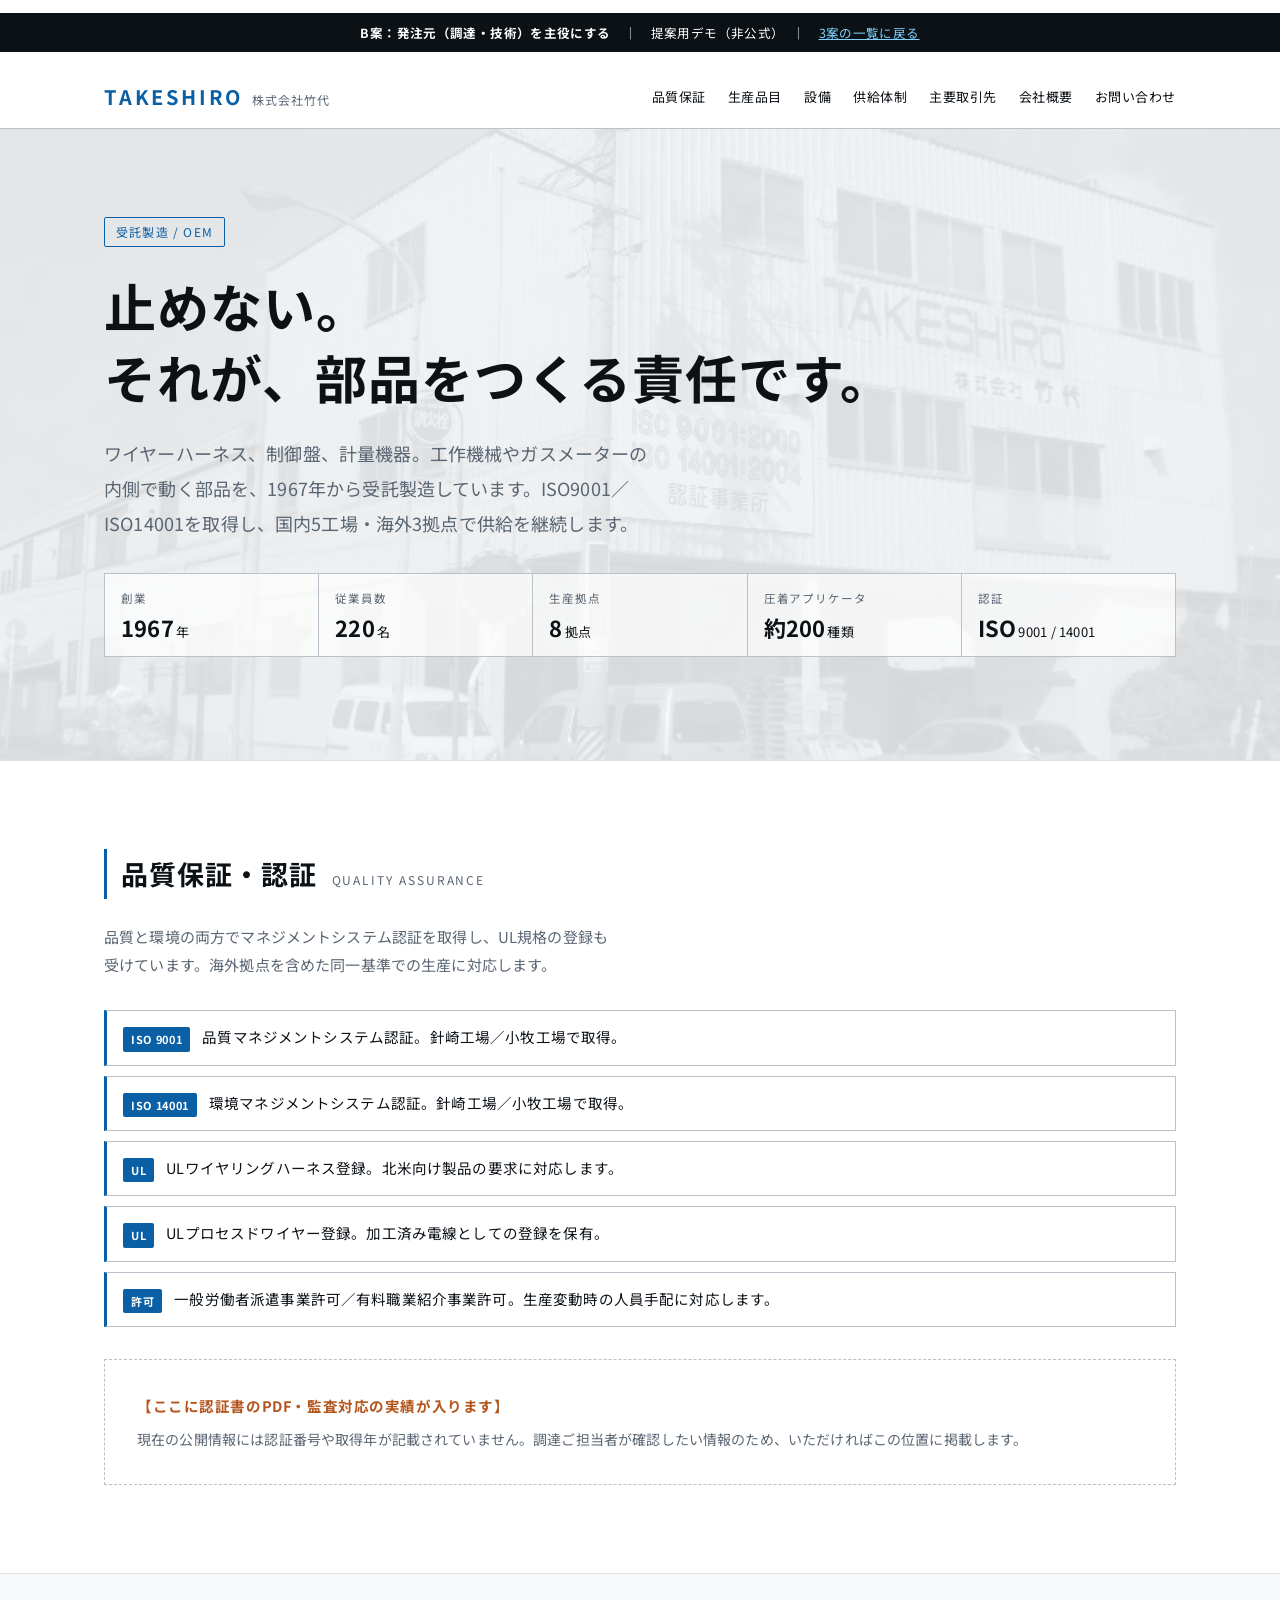
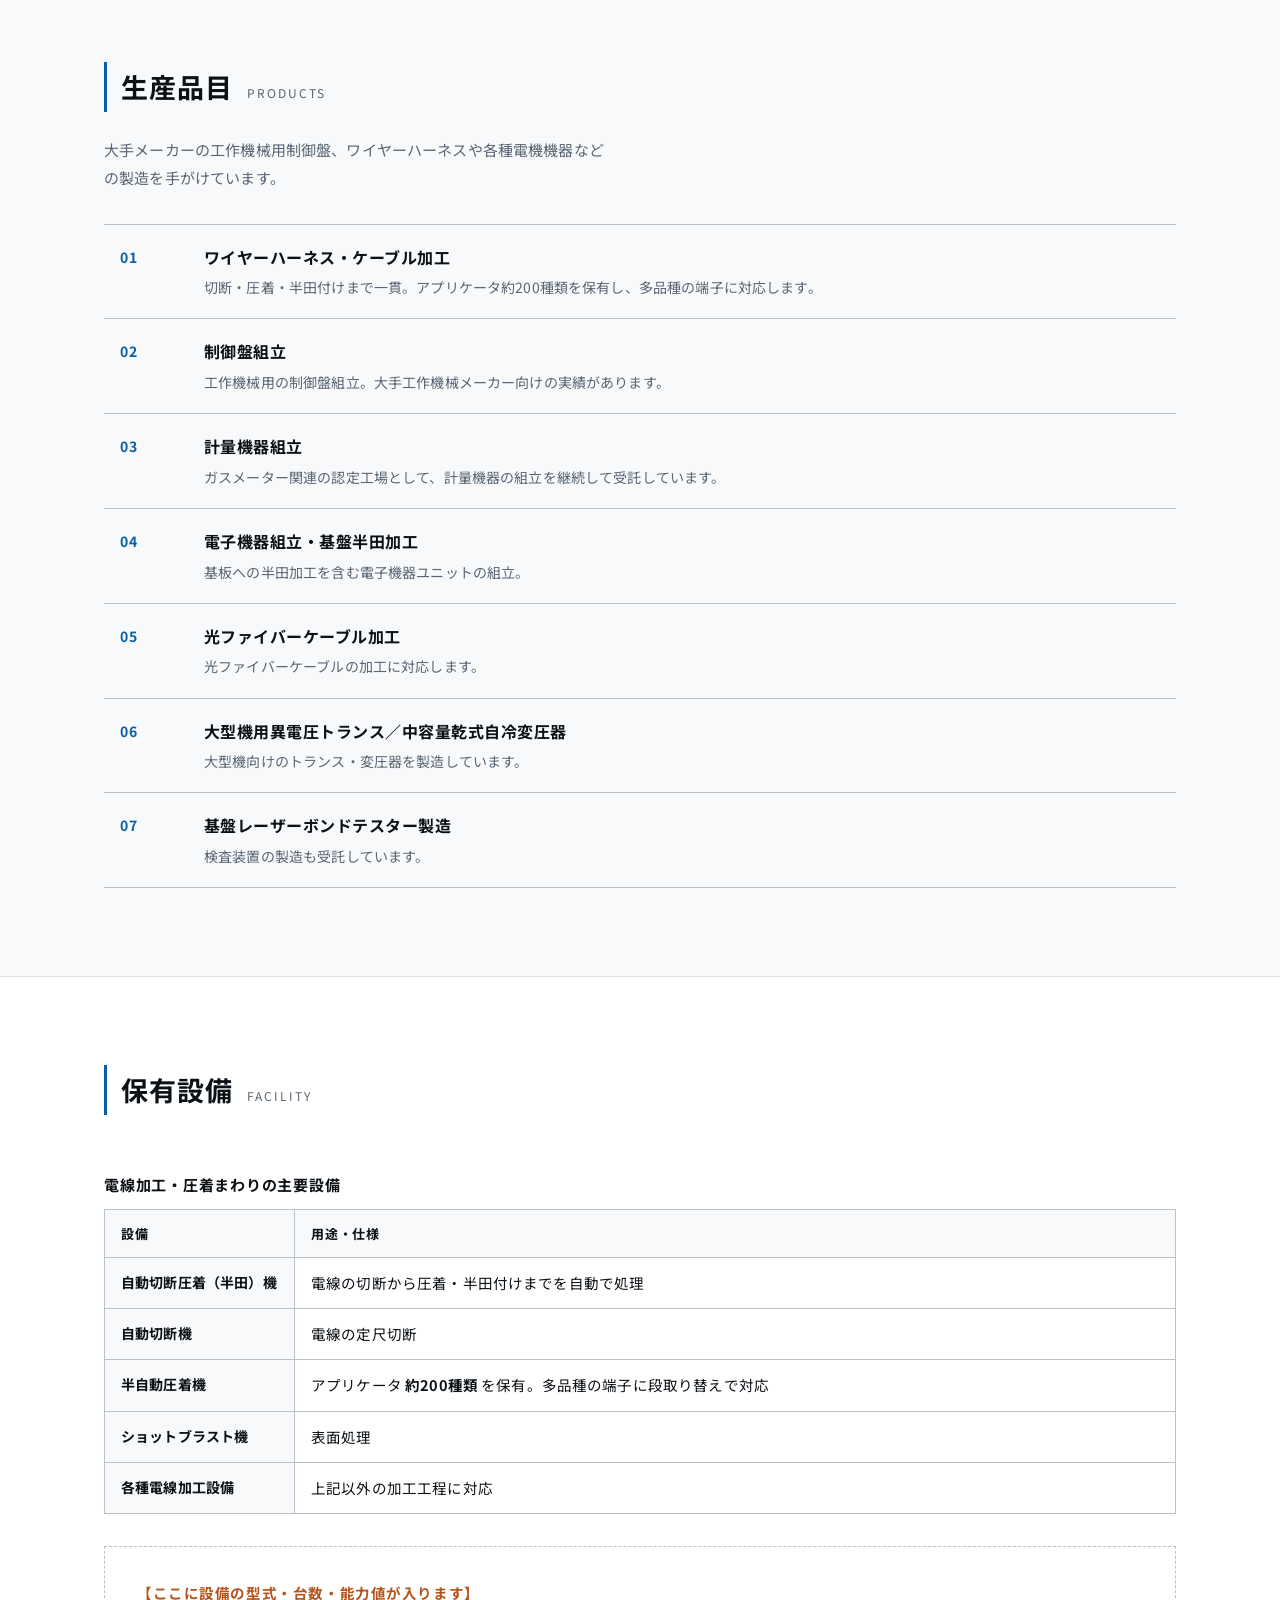
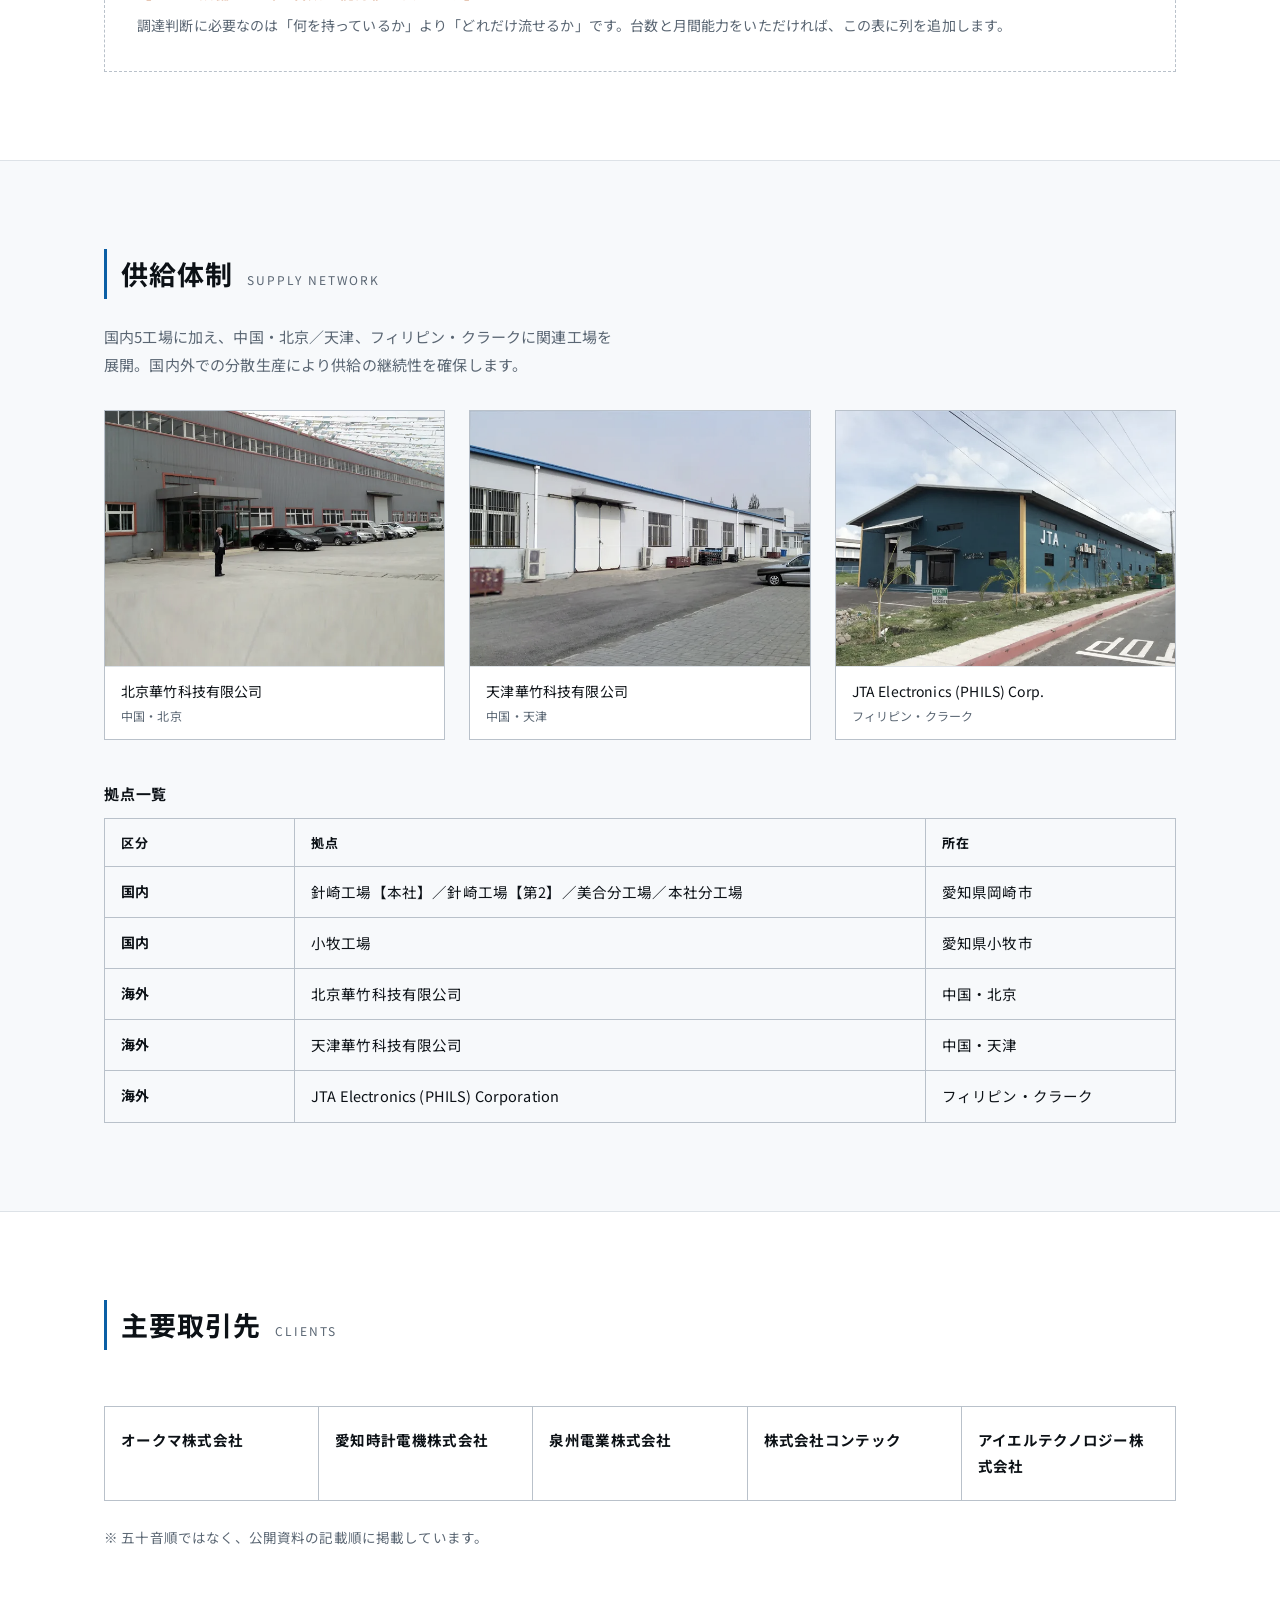
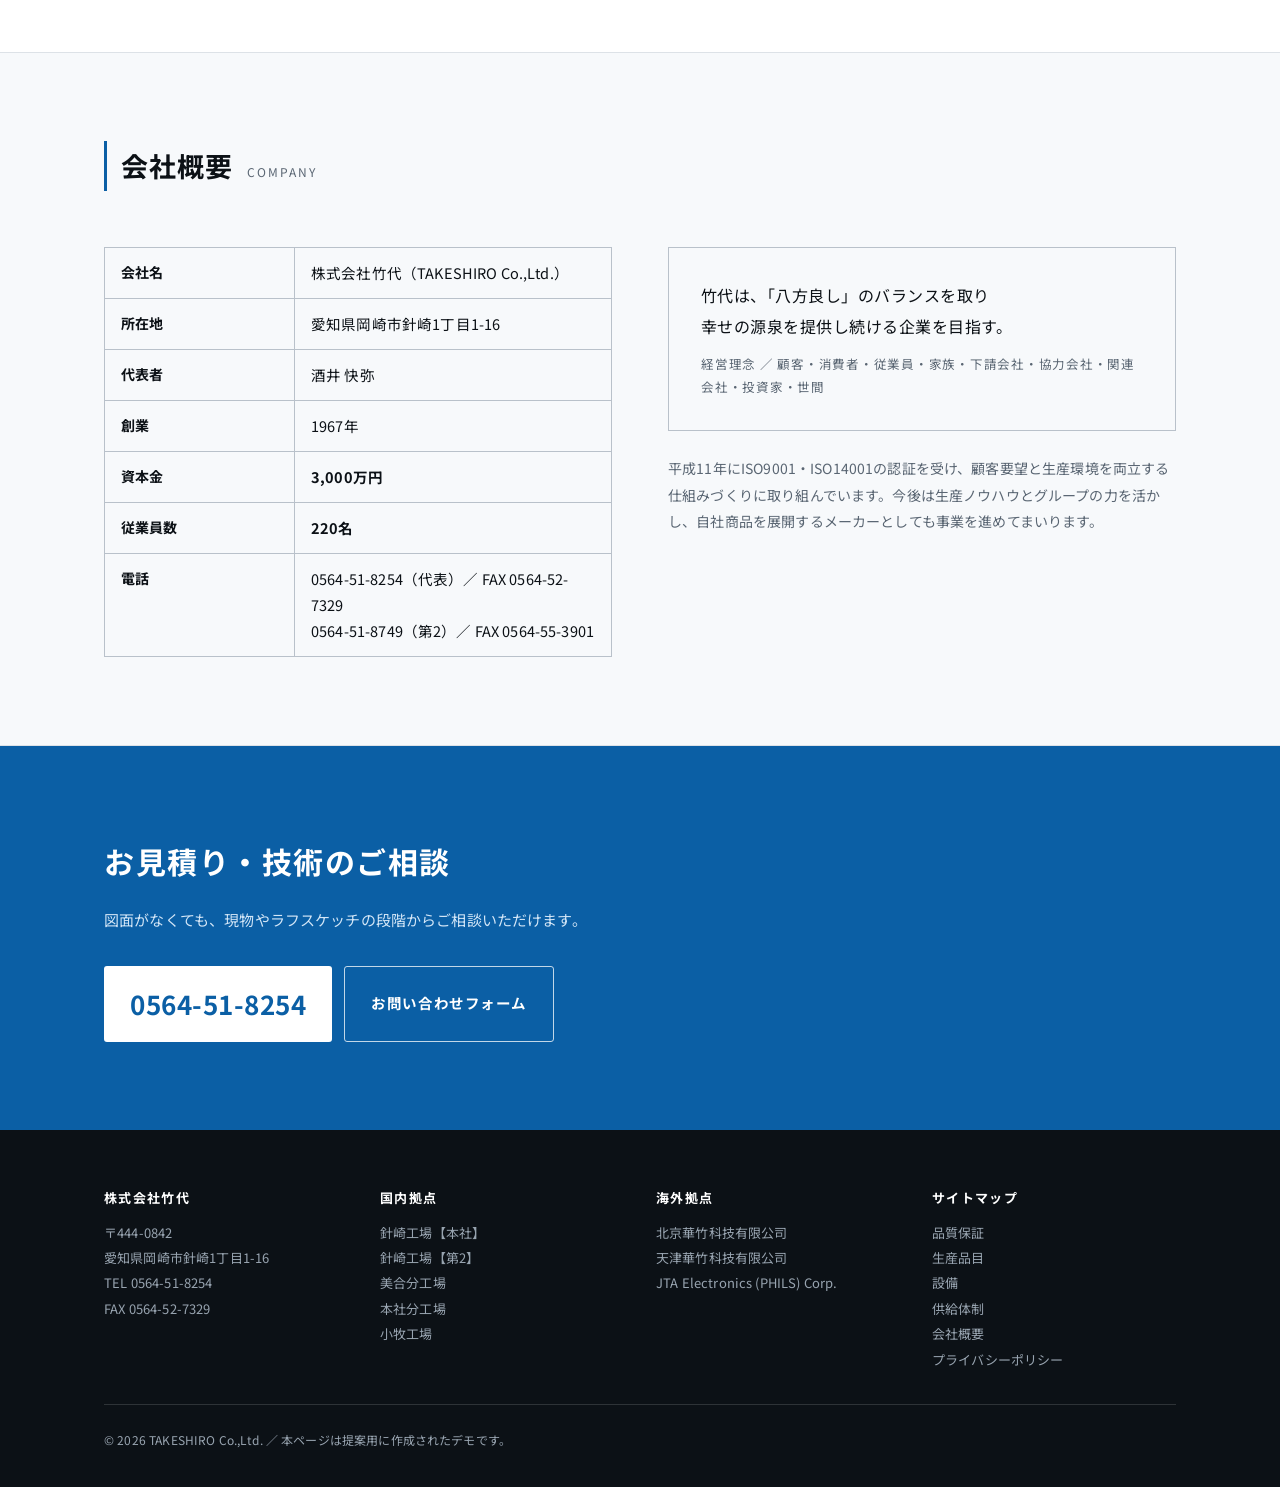
<file: takeshiro/b/index.html>
<!DOCTYPE html>
<html lang="ja">
<head>
<meta charset="UTF-8">
<meta name="viewport" content="width=device-width, initial-scale=1">
<title>株式会社竹代｜ワイヤーハーネス・制御盤組立の受託製造（愛知県岡崎市）</title>
<meta name="description" content="愛知県岡崎市の受託製造メーカー。ワイヤーハーネス・制御盤組立・計量機器組立。ISO9001/14001認証、UL登録。国内5工場・海外3拠点の供給体制で、創業1967年・従業員220名。">
<meta name="robots" content="noindex, nofollow">
<link rel="canonical" href="https://nanahusigi.github.io/houkago-swipe/takeshiro/b/">
<meta property="og:url" content="https://nanahusigi.github.io/houkago-swipe/takeshiro/b/">
<meta property="og:type" content="website">
<meta property="og:title" content="株式会社竹代｜ワイヤーハーネス・制御盤組立の受託製造">
<meta property="og:description" content="ISO9001/14001・UL登録。国内5工場・海外3拠点。創業1967年、従業員220名の受託製造メーカー。">
<meta property="og:image" content="https://nanahusigi.github.io/houkago-swipe/takeshiro/images/factory_alage.webp">
<meta name="twitter:card" content="summary_large_image">
<meta name="theme-color" content="#0B5FA5">
<link rel="icon" href="../favicon.svg" type="image/svg+xml">
<link rel="apple-touch-icon" href="../favicon.svg">
<link rel="manifest" href="../site.webmanifest">
<link rel="preconnect" href="https://fonts.googleapis.com">
<link rel="preconnect" href="https://fonts.gstatic.com" crossorigin>
<link href="https://fonts.googleapis.com/css2?family=Noto+Sans+JP:wght@400;500;700&family=Roboto+Mono:wght@400;500&display=swap" rel="stylesheet">
<script type="application/ld+json">
{
  "@context":"https://schema.org","@type":"Organization",
  "name":"株式会社竹代","alternateName":"TAKESHIRO Co.,Ltd.",
  "url":"http://www.takeshiro.co.jp/",
  "logo":"https://nanahusigi.github.io/houkago-swipe/takeshiro/images/factory_alage.webp",
  "foundingDate":"1967",
  "numberOfEmployees":{"@type":"QuantitativeValue","value":220},
  "address":{"@type":"PostalAddress","addressCountry":"JP","addressRegion":"愛知県","addressLocality":"岡崎市","streetAddress":"針崎1丁目1-16"},
  "telephone":"+81-564-51-8254",
  "description":"ワイヤーハーネス・ケーブル加工、制御盤組立、計量機器組立の受託製造。ISO9001/14001認証、UL登録。"
}
</script>
<link rel="stylesheet" href="style.css">
</head>
<body>

<p class="demo-note"><b>B案：発注元（調達・技術）を主役にする</b>　｜　提案用デモ（非公式）　｜　<a href="../">3案の一覧に戻る</a></p>

<header class="site-header">
  <div class="wrap">
    <a class="brand" href="#top"><b>TAKESHIRO</b><span>株式会社竹代</span></a>
    <nav class="gnav" id="gnav" aria-label="メインメニュー">
      <ul>
        <li><a href="#quality">品質保証</a></li>
        <li><a href="#items">生産品目</a></li>
        <li><a href="#facility">設備</a></li>
        <li><a href="#supply">供給体制</a></li>
        <li><a href="#clients">主要取引先</a></li>
        <li><a href="#company">会社概要</a></li>
        <li><a href="#contact">お問い合わせ</a></li>
      </ul>
    </nav>
    <button class="nav-toggle" id="navToggle" aria-expanded="false" aria-controls="gnav" aria-label="メニューを開く">
      <span></span><span></span><span></span>
    </button>
  </div>
</header>

<main id="top">

  <section class="hero">
    <img class="hero__bg" src="../images/factory_alage.webp" width="800" height="600" alt="株式会社竹代 針崎工場の外観">
    <div class="wrap">
      <span class="hero__tag">受託製造 / OEM</span>
      <h1>止めない。<br>それが、部品をつくる責任です。</h1>
      <p class="hero__lead">ワイヤーハーネス、制御盤、計量機器。工作機械やガスメーターの内側で動く部品を、1967年から受託製造しています。ISO9001／ISO14001を取得し、国内5工場・海外3拠点で供給を継続します。</p>
      <dl class="hero__spec">
        <div><dt>創業</dt><dd>1967<small>年</small></dd></div>
        <div><dt>従業員数</dt><dd>220<small>名</small></dd></div>
        <div><dt>生産拠点</dt><dd>8<small>拠点</small></dd></div>
        <div><dt>圧着アプリケータ</dt><dd>約200<small>種類</small></dd></div>
        <div><dt>認証</dt><dd>ISO<small>9001 / 14001</small></dd></div>
      </dl>
    </div>
  </section>

  <!-- 品質保証を最上位に置く（発注元がいちばん先に確認する項目） -->
  <section class="section" id="quality">
    <div class="wrap">
      <div class="shead"><h2>品質保証・認証</h2><span class="en">QUALITY ASSURANCE</span></div>
      <p class="lead">品質と環境の両方でマネジメントシステム認証を取得し、UL規格の登録も受けています。海外拠点を含めた同一基準での生産に対応します。</p>
      <ul class="cert">
        <li><span class="mark">ISO 9001</span><p>品質マネジメントシステム認証。針崎工場／小牧工場で取得。</p></li>
        <li><span class="mark">ISO 14001</span><p>環境マネジメントシステム認証。針崎工場／小牧工場で取得。</p></li>
        <li><span class="mark">UL</span><p>ULワイヤリングハーネス登録。北米向け製品の要求に対応します。</p></li>
        <li><span class="mark">UL</span><p>ULプロセスドワイヤー登録。加工済み電線としての登録を保有。</p></li>
        <li><span class="mark">許可</span><p>一般労働者派遣事業許可／有料職業紹介事業許可。生産変動時の人員手配に対応します。</p></li>
      </ul>
      <div class="note" style="margin-top:32px">
        <strong>【ここに認証書のPDF・監査対応の実績が入ります】</strong>
        現在の公開情報には認証番号や取得年が記載されていません。調達ご担当者が確認したい情報のため、いただければこの位置に掲載します。
      </div>
    </div>
  </section>

  <section class="section section--alt" id="items">
    <div class="wrap">
      <div class="shead"><h2>生産品目</h2><span class="en">PRODUCTS</span></div>
      <p class="lead">大手メーカーの工作機械用制御盤、ワイヤーハーネスや各種電機機器などの製造を手がけています。</p>
      <ul class="items">
        <li><span class="no">01</span><div><b>ワイヤーハーネス・ケーブル加工</b><p>切断・圧着・半田付けまで一貫。アプリケータ約200種類を保有し、多品種の端子に対応します。</p></div></li>
        <li><span class="no">02</span><div><b>制御盤組立</b><p>工作機械用の制御盤組立。大手工作機械メーカー向けの実績があります。</p></div></li>
        <li><span class="no">03</span><div><b>計量機器組立</b><p>ガスメーター関連の認定工場として、計量機器の組立を継続して受託しています。</p></div></li>
        <li><span class="no">04</span><div><b>電子機器組立・基盤半田加工</b><p>基板への半田加工を含む電子機器ユニットの組立。</p></div></li>
        <li><span class="no">05</span><div><b>光ファイバーケーブル加工</b><p>光ファイバーケーブルの加工に対応します。</p></div></li>
        <li><span class="no">06</span><div><b>大型機用異電圧トランス／中容量乾式自冷変圧器</b><p>大型機向けのトランス・変圧器を製造しています。</p></div></li>
        <li><span class="no">07</span><div><b>基盤レーザーボンドテスター製造</b><p>検査装置の製造も受託しています。</p></div></li>
      </ul>
    </div>
  </section>

  <section class="section" id="facility">
    <div class="wrap">
      <div class="shead"><h2>保有設備</h2><span class="en">FACILITY</span></div>
      <table class="spec">
        <caption>電線加工・圧着まわりの主要設備</caption>
        <thead><tr><th scope="col">設備</th><th scope="col">用途・仕様</th></tr></thead>
        <tbody>
          <tr><th scope="row">自動切断圧着（半田）機</th><td>電線の切断から圧着・半田付けまでを自動で処理</td></tr>
          <tr><th scope="row">自動切断機</th><td>電線の定尺切断</td></tr>
          <tr><th scope="row">半自動圧着機</th><td>アプリケータ <span class="num">約200種類</span> を保有。多品種の端子に段取り替えで対応</td></tr>
          <tr><th scope="row">ショットブラスト機</th><td>表面処理</td></tr>
          <tr><th scope="row">各種電線加工設備</th><td>上記以外の加工工程に対応</td></tr>
        </tbody>
      </table>
      <div class="note" style="margin-top:32px">
        <strong>【ここに設備の型式・台数・能力値が入ります】</strong>
        調達判断に必要なのは「何を持っているか」より「どれだけ流せるか」です。台数と月間能力をいただければ、この表に列を追加します。
      </div>
    </div>
  </section>

  <section class="section section--alt" id="supply">
    <div class="wrap">
      <div class="shead"><h2>供給体制</h2><span class="en">SUPPLY NETWORK</span></div>
      <p class="lead">国内5工場に加え、中国・北京／天津、フィリピン・クラークに関連工場を展開。国内外での分散生産により供給の継続性を確保します。</p>
      <ul class="sitecards" style="margin-bottom:40px">
        <li><figure><img src="../images/Beijing_Hanatake-img1.webp" width="640" height="480" loading="lazy" alt="北京華竹科技有限公司の外観"><figcaption>北京華竹科技有限公司<small>中国・北京</small></figcaption></figure></li>
        <li><figure><img src="../images/Tianjin_Hanatake-img1.webp" width="640" height="480" loading="lazy" alt="天津華竹科技有限公司の外観"><figcaption>天津華竹科技有限公司<small>中国・天津</small></figcaption></figure></li>
        <li><figure><img src="../images/jta-img1.webp" width="640" height="480" loading="lazy" alt="JTA Electronics (PHILS) Corporation の外観"><figcaption>JTA Electronics (PHILS) Corp.<small>フィリピン・クラーク</small></figcaption></figure></li>
      </ul>
      <table class="spec">
        <caption>拠点一覧</caption>
        <thead><tr><th scope="col">区分</th><th scope="col">拠点</th><th scope="col">所在</th></tr></thead>
        <tbody>
          <tr><th scope="row">国内</th><td>針崎工場【本社】／針崎工場【第2】／美合分工場／本社分工場</td><td>愛知県岡崎市</td></tr>
          <tr><th scope="row">国内</th><td>小牧工場</td><td>愛知県小牧市</td></tr>
          <tr><th scope="row">海外</th><td>北京華竹科技有限公司</td><td>中国・北京</td></tr>
          <tr><th scope="row">海外</th><td>天津華竹科技有限公司</td><td>中国・天津</td></tr>
          <tr><th scope="row">海外</th><td>JTA Electronics (PHILS) Corporation</td><td>フィリピン・クラーク</td></tr>
        </tbody>
      </table>
    </div>
  </section>

  <section class="section" id="clients">
    <div class="wrap">
      <div class="shead"><h2>主要取引先</h2><span class="en">CLIENTS</span></div>
      <ul class="clients">
        <li>オークマ株式会社</li>
        <li>愛知時計電機株式会社</li>
        <li>泉州電業株式会社</li>
        <li>株式会社コンテック</li>
        <li>アイエルテクノロジー株式会社</li>
      </ul>
      <p style="margin-top:24px;color:var(--sub);font-size:13.5px">※ 五十音順ではなく、公開資料の記載順に掲載しています。</p>
    </div>
  </section>

  <section class="section section--alt" id="company">
    <div class="wrap">
      <div class="shead"><h2>会社概要</h2><span class="en">COMPANY</span></div>
      <div class="grid2">
        <table class="spec">
          <tbody>
            <tr><th scope="row">会社名</th><td>株式会社竹代（TAKESHIRO Co.,Ltd.）</td></tr>
            <tr><th scope="row">所在地</th><td>愛知県岡崎市針崎1丁目1-16</td></tr>
            <tr><th scope="row">代表者</th><td>酒井 快弥</td></tr>
            <tr><th scope="row">創業</th><td>1967年</td></tr>
            <tr><th scope="row">資本金</th><td class="num">3,000万円</td></tr>
            <tr><th scope="row">従業員数</th><td class="num">220名</td></tr>
            <tr><th scope="row">電話</th><td>0564-51-8254（代表）／ FAX 0564-52-7329<br>0564-51-8749（第2）／ FAX 0564-55-3901</td></tr>
          </tbody>
        </table>
        <div>
          <div class="philo-min">
            <p>竹代は、「八方良し」のバランスを取り<br>幸せの源泉を提供し続ける企業を目指す。</p>
            <small>経営理念 ／ 顧客・消費者・従業員・家族・下請会社・協力会社・関連会社・投資家・世間</small>
          </div>
          <p style="margin-top:24px;color:var(--sub);font-size:14px;line-height:1.9">
            平成11年にISO9001・ISO14001の認証を受け、顧客要望と生産環境を両立する仕組みづくりに取り組んでいます。今後は生産ノウハウとグループの力を活かし、自社商品を展開するメーカーとしても事業を進めてまいります。
          </p>
        </div>
      </div>
    </div>
  </section>

  <section class="section contact" id="contact">
    <div class="wrap">
      <h2>お見積り・技術のご相談</h2>
      <p>図面がなくても、現物やラフスケッチの段階からご相談いただけます。</p>
      <div class="btns">
        <a class="btn btn--w" href="tel:0564-51-8254"><span class="tel">0564-51-8254</span></a>
        <a class="btn btn--o" href="http://www.takeshiro.co.jp/contact2/jform.php">お問い合わせフォーム</a>
      </div>
    </div>
  </section>

</main>

<footer class="site-footer">
  <div class="wrap">
    <div class="cols">
      <div><h3>株式会社竹代</h3><ul><li>〒444-0842</li><li>愛知県岡崎市針崎1丁目1-16</li><li>TEL 0564-51-8254</li><li>FAX 0564-52-7329</li></ul></div>
      <div><h3>国内拠点</h3><ul><li>針崎工場【本社】</li><li>針崎工場【第2】</li><li>美合分工場</li><li>本社分工場</li><li>小牧工場</li></ul></div>
      <div><h3>海外拠点</h3><ul><li>北京華竹科技有限公司</li><li>天津華竹科技有限公司</li><li>JTA Electronics (PHILS) Corp.</li></ul></div>
      <div><h3>サイトマップ</h3><ul><li><a href="#quality">品質保証</a></li><li><a href="#items">生産品目</a></li><li><a href="#facility">設備</a></li><li><a href="#supply">供給体制</a></li><li><a href="#company">会社概要</a></li><li><a href="privacy.html">プライバシーポリシー</a></li></ul></div>
    </div>
    <p class="copyright">&copy; 2026 TAKESHIRO Co.,Ltd. ／ 本ページは提案用に作成されたデモです。</p>
  </div>
</footer>

<script src="../a/main.js"></script>
</body>
</html>
</file>
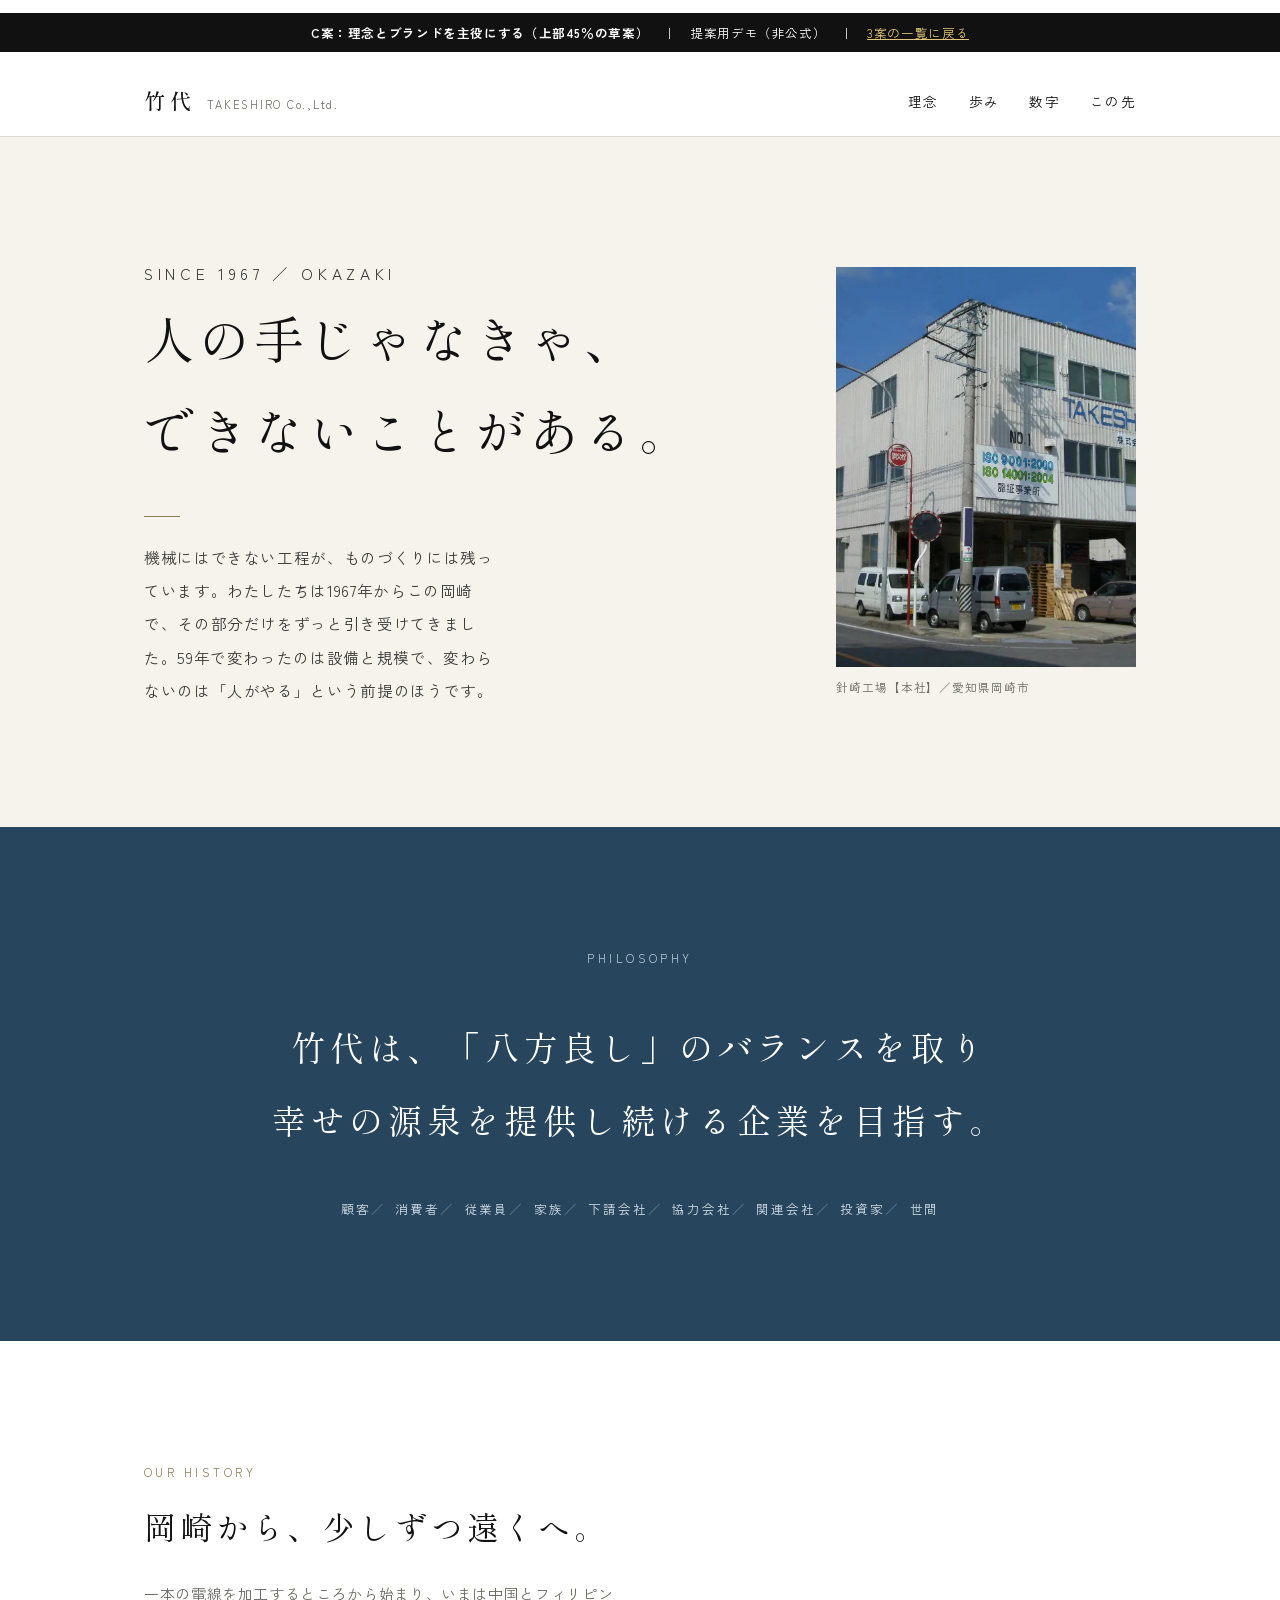
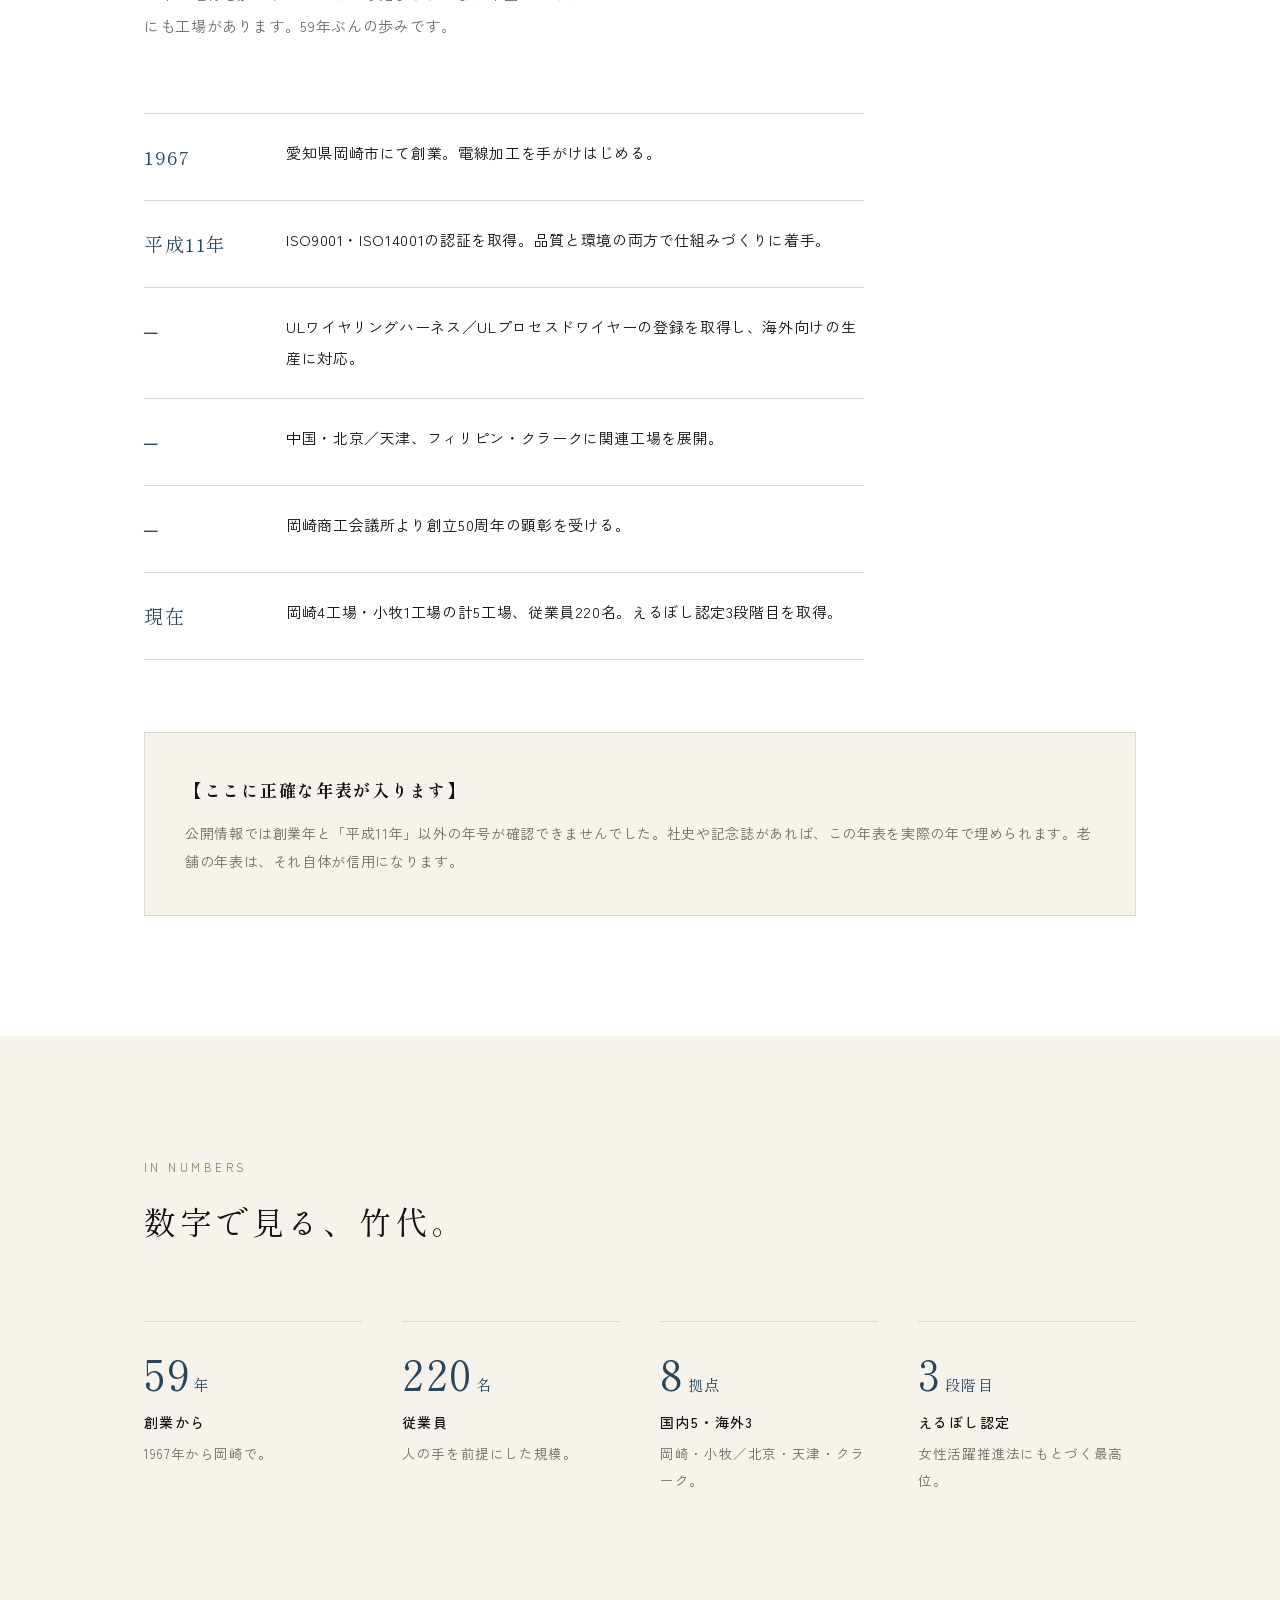
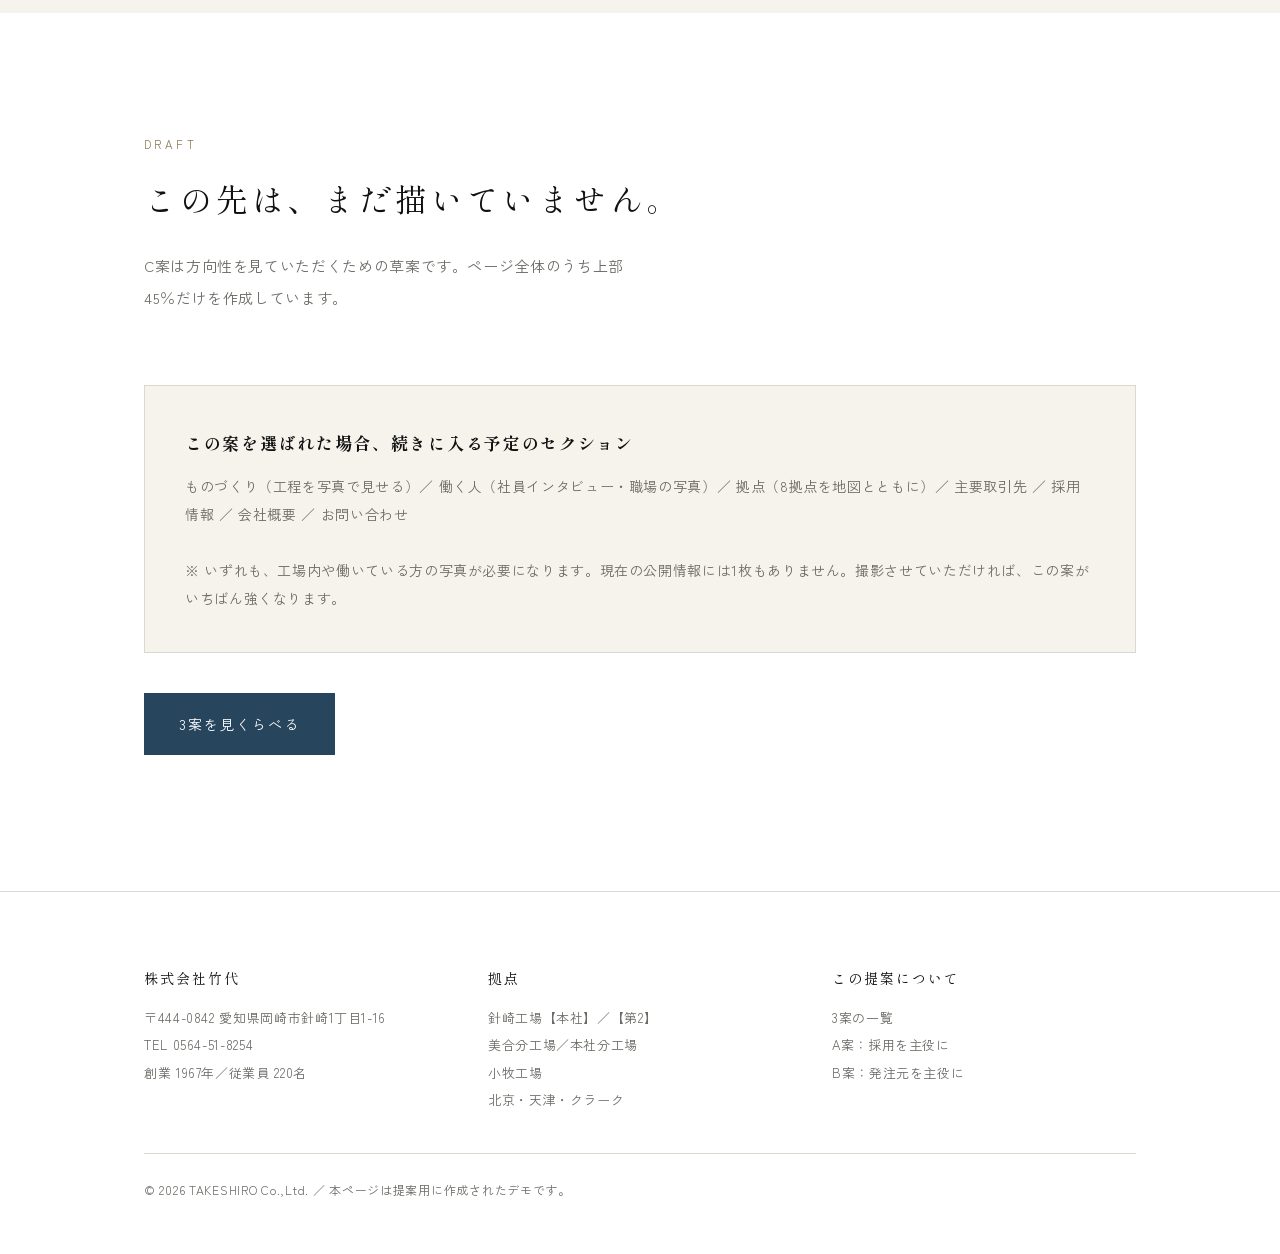
<file: takeshiro/c/index.html>
<!DOCTYPE html>
<html lang="ja">
<head>
<meta charset="UTF-8">
<meta name="viewport" content="width=device-width, initial-scale=1">
<title>株式会社竹代｜八方良し ─ 岡崎で59年、ものづくりを続けています</title>
<meta name="description" content="愛知県岡崎市の株式会社竹代。1967年の創業から59年、「八方良し」を理念にワイヤーハーネス・制御盤組立を手がけてきました。従業員220名、国内5工場・海外3拠点。">
<meta name="robots" content="noindex, nofollow">
<link rel="canonical" href="https://nanahusigi.github.io/houkago-swipe/takeshiro/c/">
<meta property="og:url" content="https://nanahusigi.github.io/houkago-swipe/takeshiro/c/">
<meta property="og:type" content="website">
<meta property="og:title" content="株式会社竹代｜八方良し ─ 岡崎で59年">
<meta property="og:description" content="1967年の創業から59年。「八方良し」を理念に、岡崎でものづくりを続けています。">
<meta property="og:image" content="https://nanahusigi.github.io/houkago-swipe/takeshiro/images/factory_alage.webp">
<meta name="twitter:card" content="summary_large_image">
<meta name="theme-color" content="#27455C">
<link rel="icon" href="../favicon.svg" type="image/svg+xml">
<link rel="apple-touch-icon" href="../favicon.svg">
<link rel="manifest" href="../site.webmanifest">
<link rel="preconnect" href="https://fonts.googleapis.com">
<link rel="preconnect" href="https://fonts.gstatic.com" crossorigin>
<link href="https://fonts.googleapis.com/css2?family=Shippori+Mincho:wght@400;500&family=Zen+Kaku+Gothic+New:wght@400;500&display=swap" rel="stylesheet">
<script type="application/ld+json">
{
  "@context":"https://schema.org","@type":"Organization",
  "name":"株式会社竹代","alternateName":"TAKESHIRO Co.,Ltd.",
  "url":"http://www.takeshiro.co.jp/",
  "logo":"https://nanahusigi.github.io/houkago-swipe/takeshiro/images/factory_alage.webp",
  "foundingDate":"1967",
  "numberOfEmployees":{"@type":"QuantitativeValue","value":220},
  "address":{"@type":"PostalAddress","addressCountry":"JP","addressRegion":"愛知県","addressLocality":"岡崎市","streetAddress":"針崎1丁目1-16"},
  "telephone":"+81-564-51-8254",
  "description":"「八方良し」を理念に、1967年から岡崎でワイヤーハーネス・制御盤組立を手がける製造業。"
}
</script>
<link rel="stylesheet" href="style.css">
</head>
<body>

<p class="demo-note"><b>C案：理念とブランドを主役にする（上部45％の草案）</b>　｜　提案用デモ（非公式）　｜　<a href="../">3案の一覧に戻る</a></p>

<header class="site-header">
  <div class="wrap">
    <a class="brand" href="#top"><b>竹代</b><span>TAKESHIRO Co.,Ltd.</span></a>
    <nav class="gnav" id="gnav" aria-label="メインメニュー">
      <ul>
        <li><a href="#creed">理念</a></li>
        <li><a href="#history">歩み</a></li>
        <li><a href="#figures">数字</a></li>
        <li><a href="#next">この先</a></li>
      </ul>
    </nav>
    <button class="nav-toggle" id="navToggle" aria-expanded="false" aria-controls="gnav" aria-label="メニューを開く">
      <span></span><span></span><span></span>
    </button>
  </div>
</header>

<main id="top">

  <section class="hero">
    <div class="wrap hero__inner">
      <div>
        <p class="hero__label">SINCE 1967 ／ OKAZAKI</p>
        <h1>人の手じゃなきゃ、<br>できないことがある。</h1>
        <div class="rule"></div>
        <p>機械にはできない工程が、ものづくりには残っています。わたしたちは1967年からこの岡崎で、その部分だけをずっと引き受けてきました。59年で変わったのは設備と規模で、変わらないのは「人がやる」という前提のほうです。</p>
      </div>
      <figure>
        <img src="../images/factory_alage.webp" width="800" height="600" alt="株式会社竹代 針崎工場の外観">
        <figcaption>針崎工場【本社】／愛知県岡崎市</figcaption>
      </figure>
    </div>
  </section>

  <section class="creed" id="creed">
    <div class="wrap">
      <p class="en">PHILOSOPHY</p>
      <blockquote>竹代は、「八方良し」のバランスを取り<br>幸せの源泉を提供し続ける企業を目指す。</blockquote>
      <ul class="eight">
        <li>顧客</li><li>消費者</li><li>従業員</li><li>家族</li>
        <li>下請会社</li><li>協力会社</li><li>関連会社</li><li>投資家</li><li>世間</li>
      </ul>
    </div>
  </section>

  <section class="section" id="history">
    <div class="wrap">
      <div class="shead">
        <span class="en">OUR HISTORY</span>
        <h2>岡崎から、少しずつ遠くへ。</h2>
        <p>一本の電線を加工するところから始まり、いまは中国とフィリピンにも工場があります。59年ぶんの歩みです。</p>
      </div>
      <ul class="history">
        <li><span class="yr">1967</span><p>愛知県岡崎市にて創業。電線加工を手がけはじめる。</p></li>
        <li><span class="yr">平成11年</span><p>ISO9001・ISO14001の認証を取得。品質と環境の両方で仕組みづくりに着手。</p></li>
        <li><span class="yr">─</span><p>ULワイヤリングハーネス／ULプロセスドワイヤーの登録を取得し、海外向けの生産に対応。</p></li>
        <li><span class="yr">─</span><p>中国・北京／天津、フィリピン・クラークに関連工場を展開。</p></li>
        <li><span class="yr">─</span><p>岡崎商工会議所より創立50周年の顕彰を受ける。</p></li>
        <li><span class="yr">現在</span><p>岡崎4工場・小牧1工場の計5工場、従業員220名。えるぼし認定3段階目を取得。</p></li>
      </ul>
      <div class="wip">
        <strong>【ここに正確な年表が入ります】</strong>
        <p>公開情報では創業年と「平成11年」以外の年号が確認できませんでした。社史や記念誌があれば、この年表を実際の年で埋められます。老舗の年表は、それ自体が信用になります。</p>
      </div>
    </div>
  </section>

  <section class="section section--warm" id="figures">
    <div class="wrap">
      <div class="shead">
        <span class="en">IN NUMBERS</span>
        <h2>数字で見る、竹代。</h2>
      </div>
      <ul class="figs">
        <li><span class="v">59<small>年</small></span><b>創業から</b><p>1967年から岡崎で。</p></li>
        <li><span class="v">220<small>名</small></span><b>従業員</b><p>人の手を前提にした規模。</p></li>
        <li><span class="v">8<small>拠点</small></span><b>国内5・海外3</b><p>岡崎・小牧／北京・天津・クラーク。</p></li>
        <li><span class="v">3<small>段階目</small></span><b>えるぼし認定</b><p>女性活躍推進法にもとづく最高位。</p></li>
      </ul>
    </div>
  </section>

  <section class="section" id="next">
    <div class="wrap">
      <div class="shead">
        <span class="en">DRAFT</span>
        <h2>この先は、まだ描いていません。</h2>
        <p>C案は方向性を見ていただくための草案です。ページ全体のうち上部45％だけを作成しています。</p>
      </div>
      <div class="wip" style="margin-top:0">
        <strong>この案を選ばれた場合、続きに入る予定のセクション</strong>
        <p>
          ものづくり（工程を写真で見せる）／ 働く人（社員インタビュー・職場の写真）／ 拠点（8拠点を地図とともに）／ 主要取引先 ／ 採用情報 ／ 会社概要 ／ お問い合わせ<br><br>
          ※ いずれも、工場内や働いている方の写真が必要になります。現在の公開情報には1枚もありません。撮影させていただければ、この案がいちばん強くなります。
        </p>
      </div>
      <p style="margin-top:40px"><a class="btn btn--fill" href="../">3案を見くらべる</a></p>
    </div>
  </section>

</main>

<footer class="site-footer">
  <div class="wrap">
    <div class="cols">
      <div><h3>株式会社竹代</h3><ul><li>〒444-0842 愛知県岡崎市針崎1丁目1-16</li><li>TEL 0564-51-8254</li><li>創業 1967年／従業員 220名</li></ul></div>
      <div><h3>拠点</h3><ul><li>針崎工場【本社】／【第2】</li><li>美合分工場／本社分工場</li><li>小牧工場</li><li>北京・天津・クラーク</li></ul></div>
      <div><h3>この提案について</h3><ul><li><a href="../">3案の一覧</a></li><li><a href="../a/">A案：採用を主役に</a></li><li><a href="../b/">B案：発注元を主役に</a></li></ul></div>
    </div>
    <p class="copyright">&copy; 2026 TAKESHIRO Co.,Ltd. ／ 本ページは提案用に作成されたデモです。</p>
  </div>
</footer>

<script src="../a/main.js"></script>
</body>
</html>
</file>
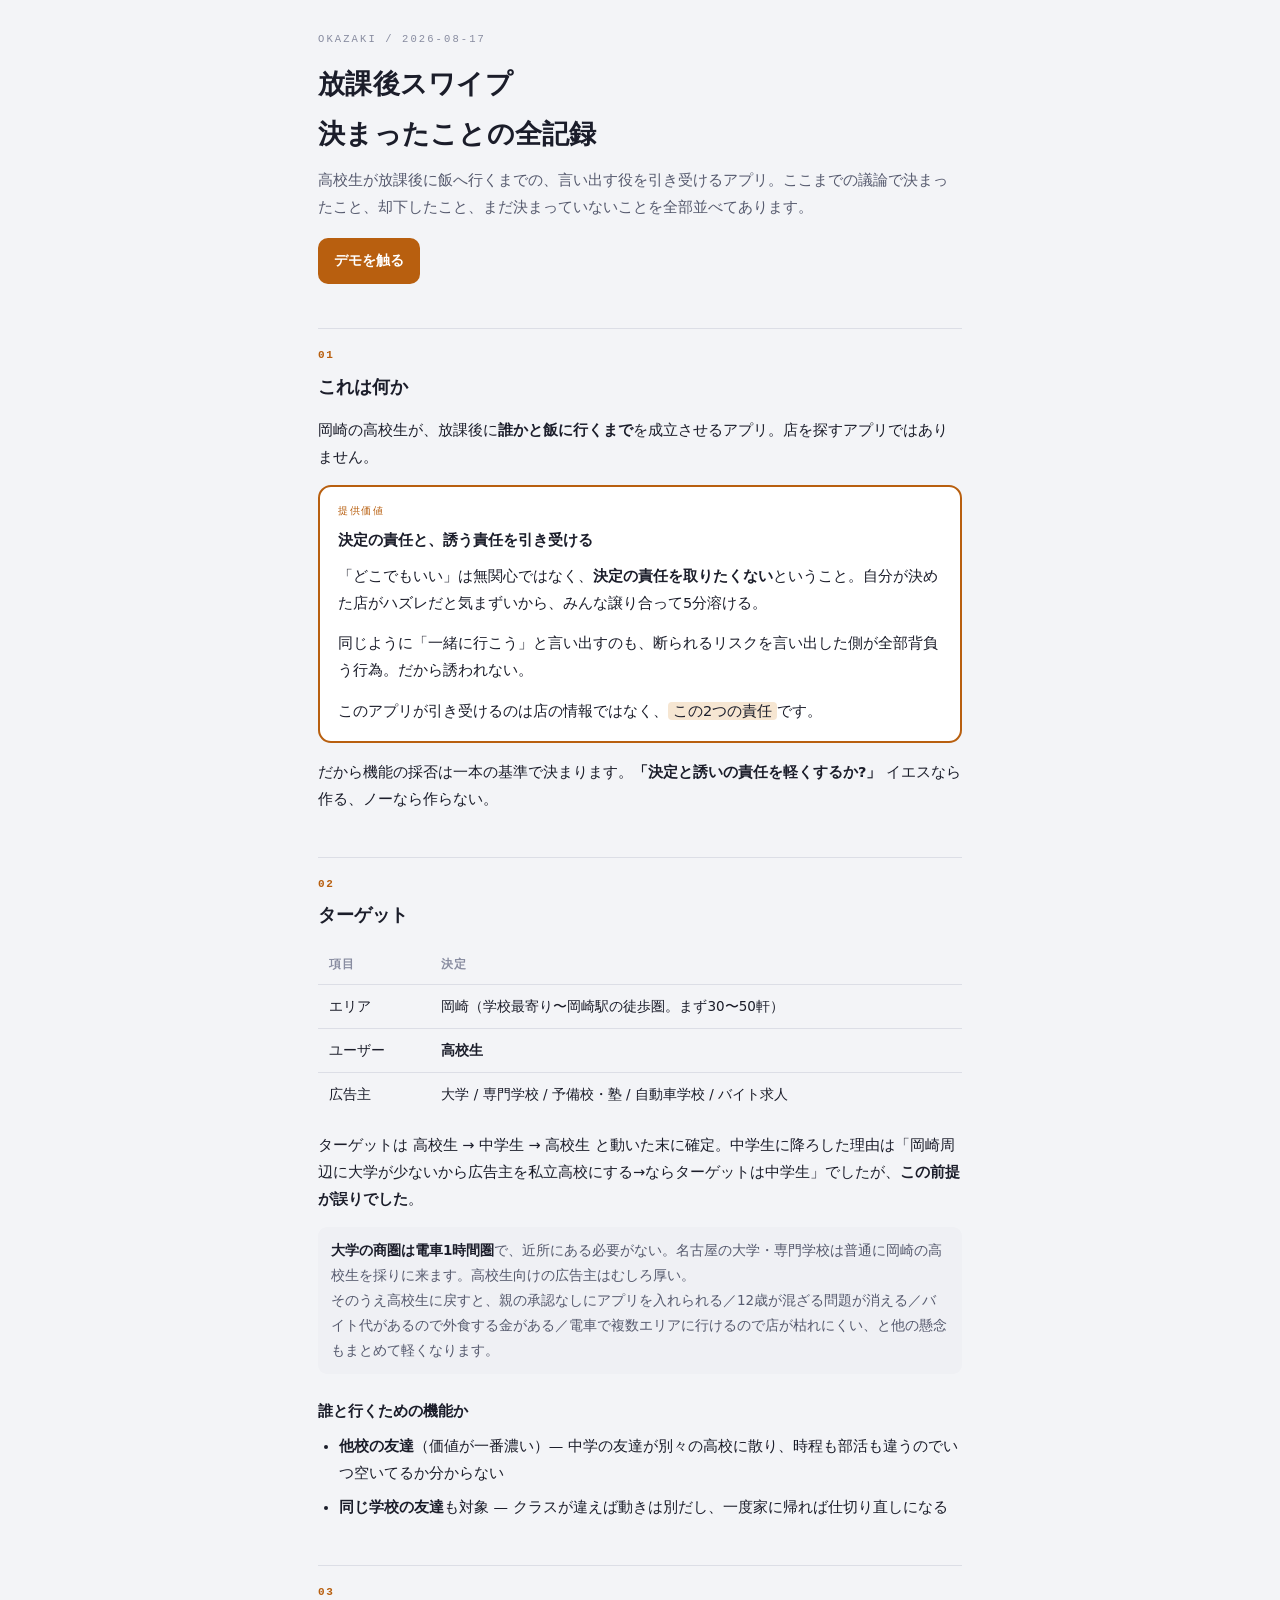
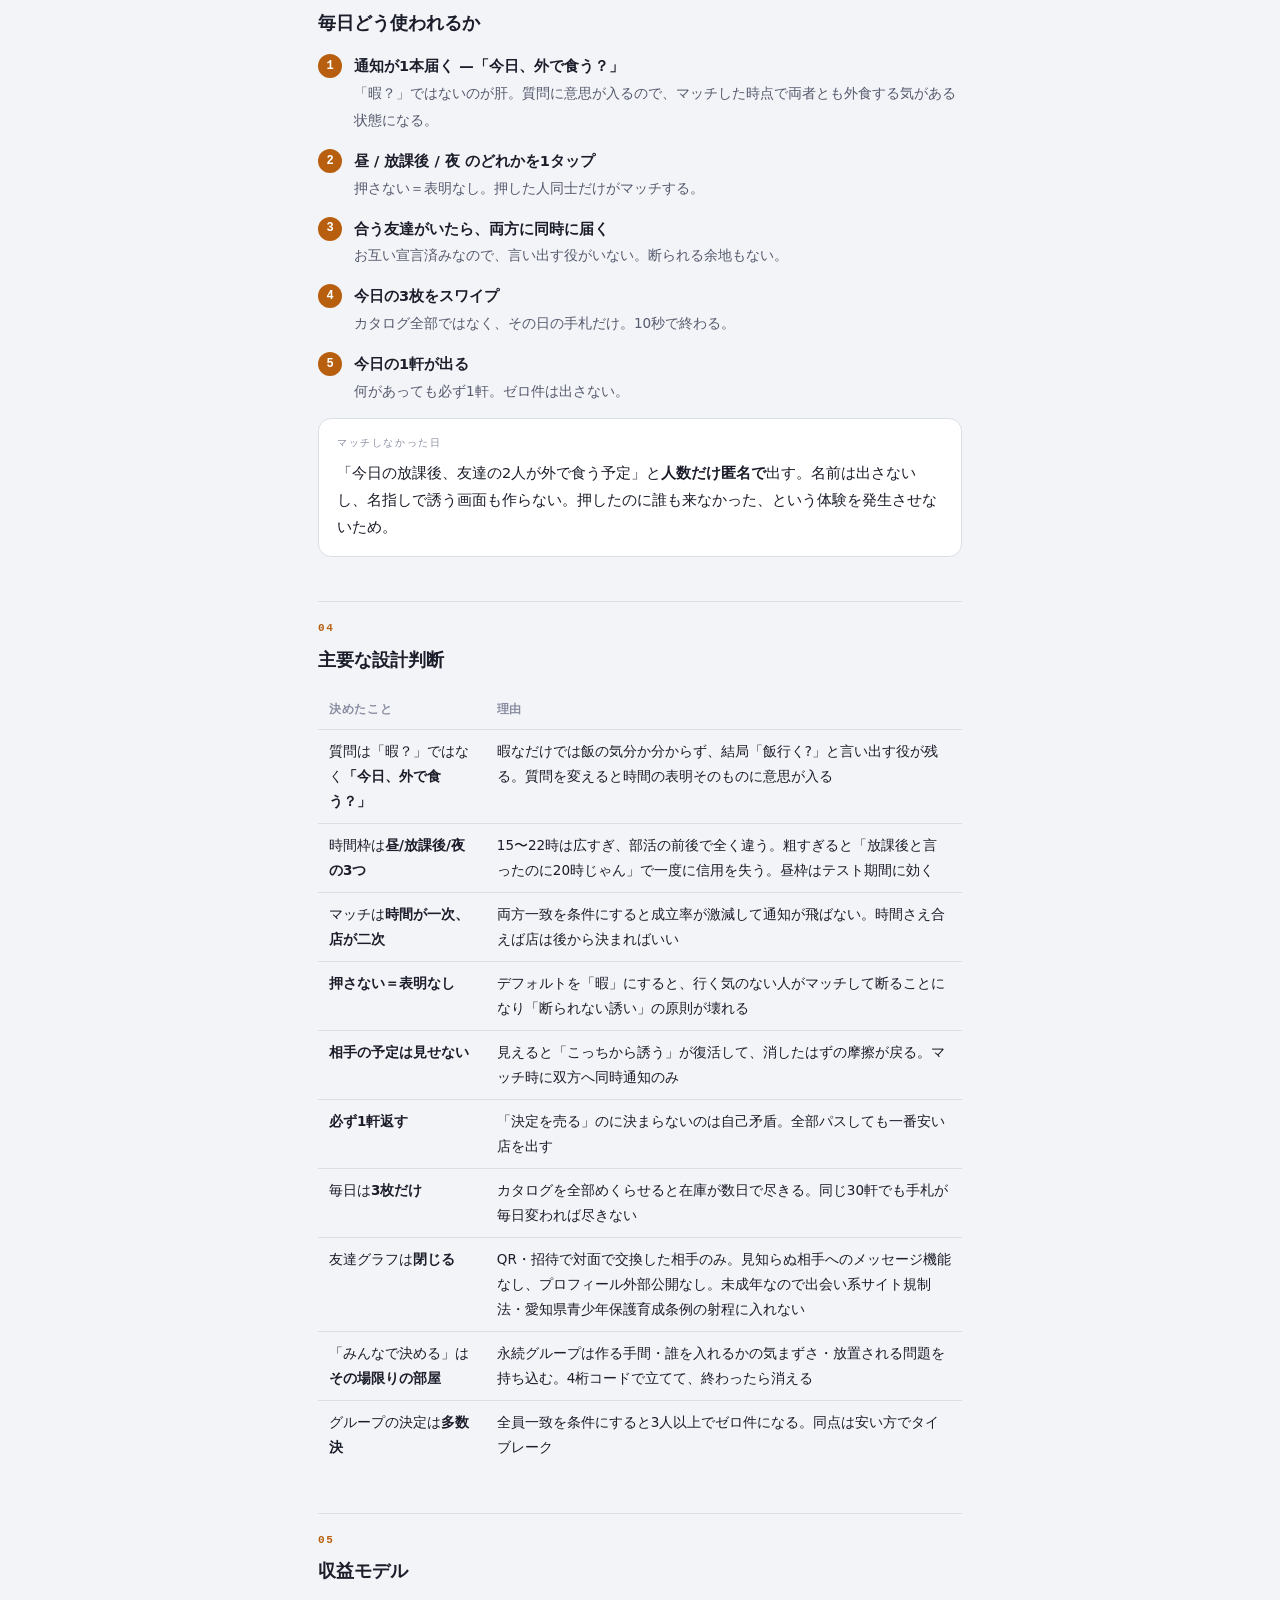
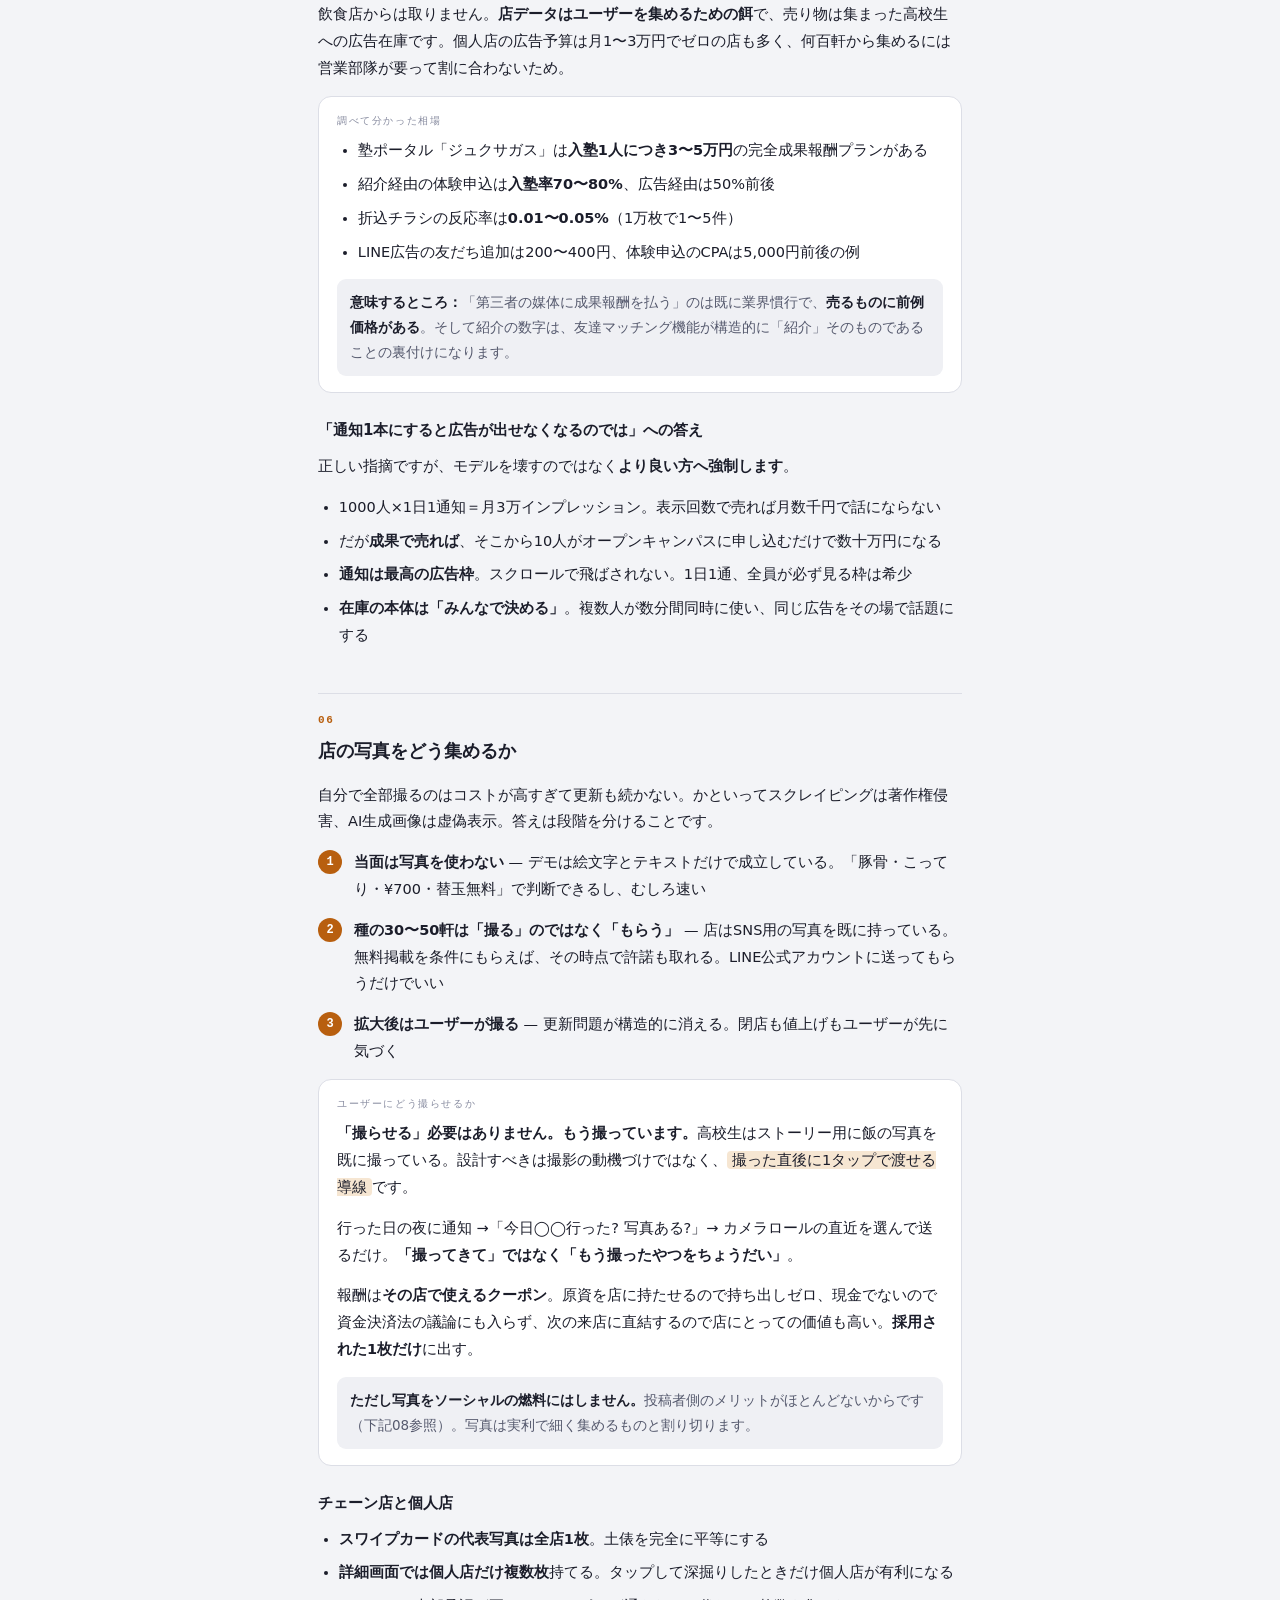
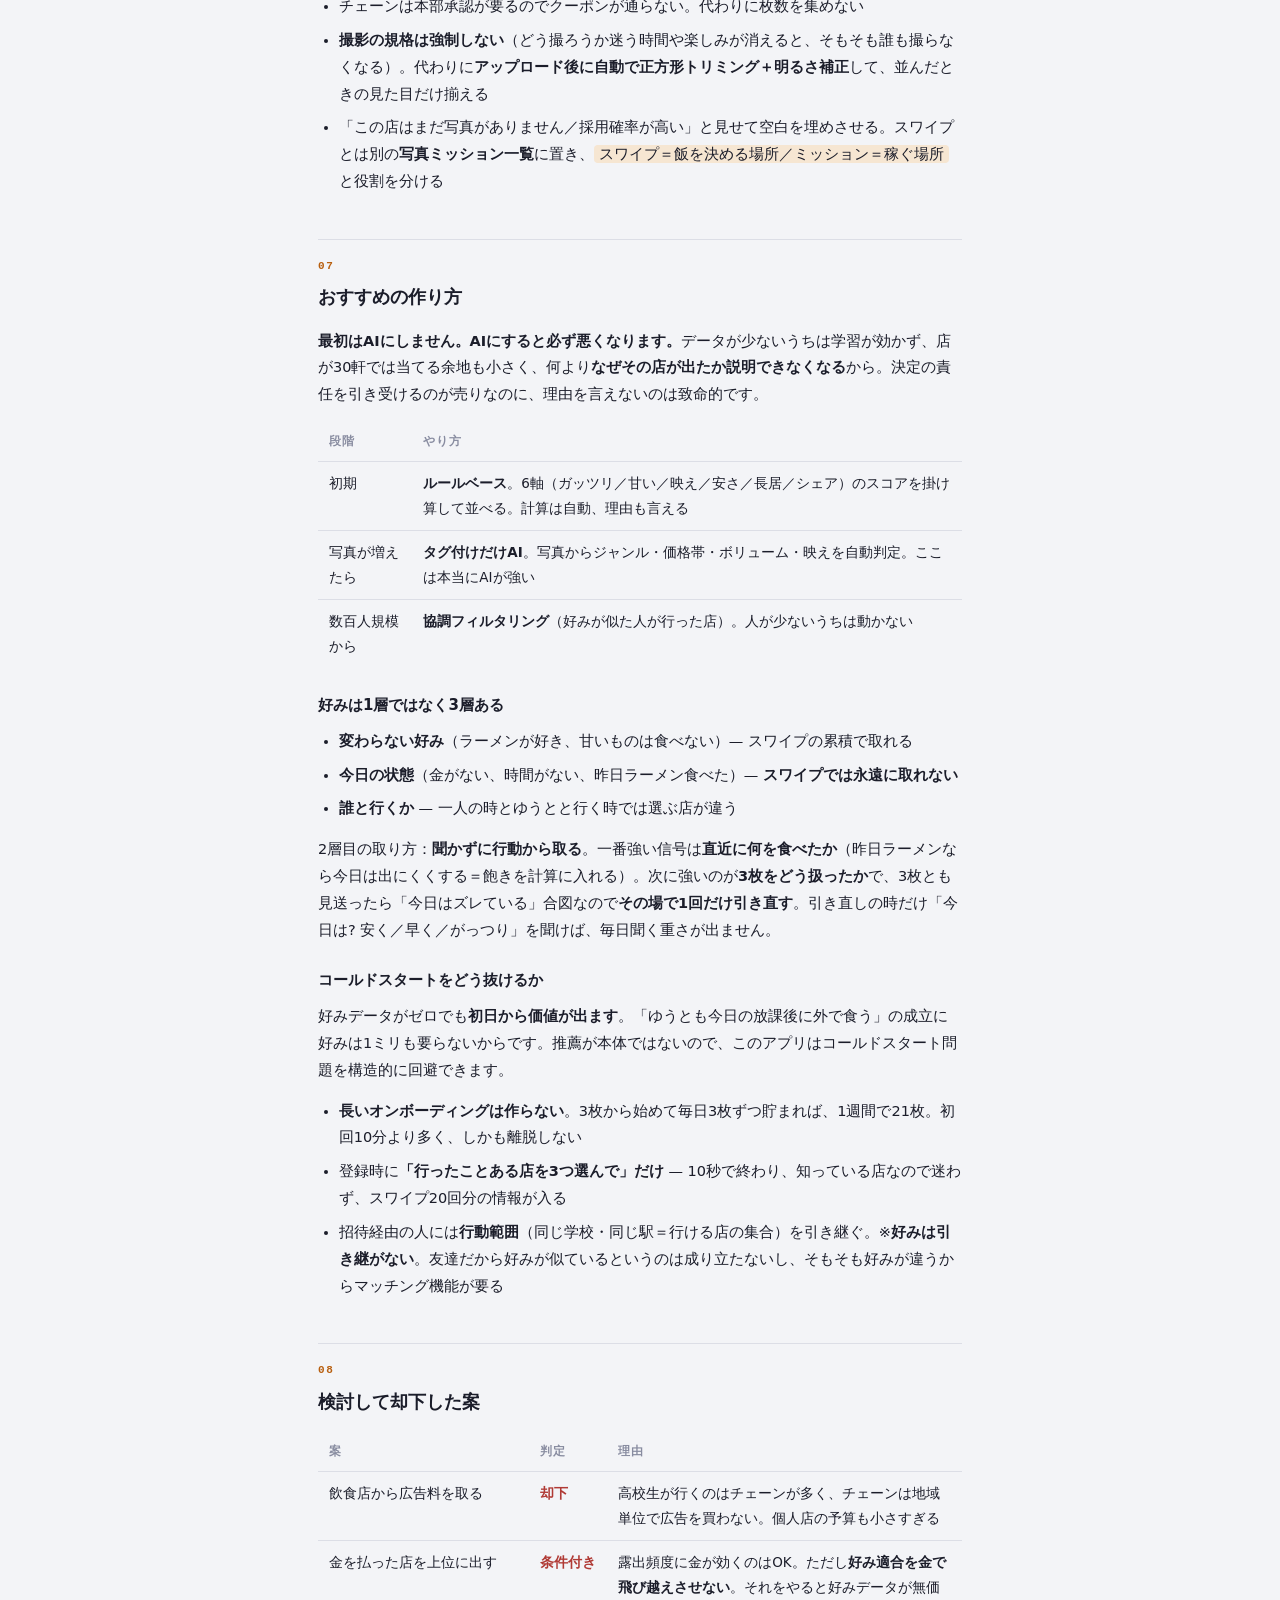
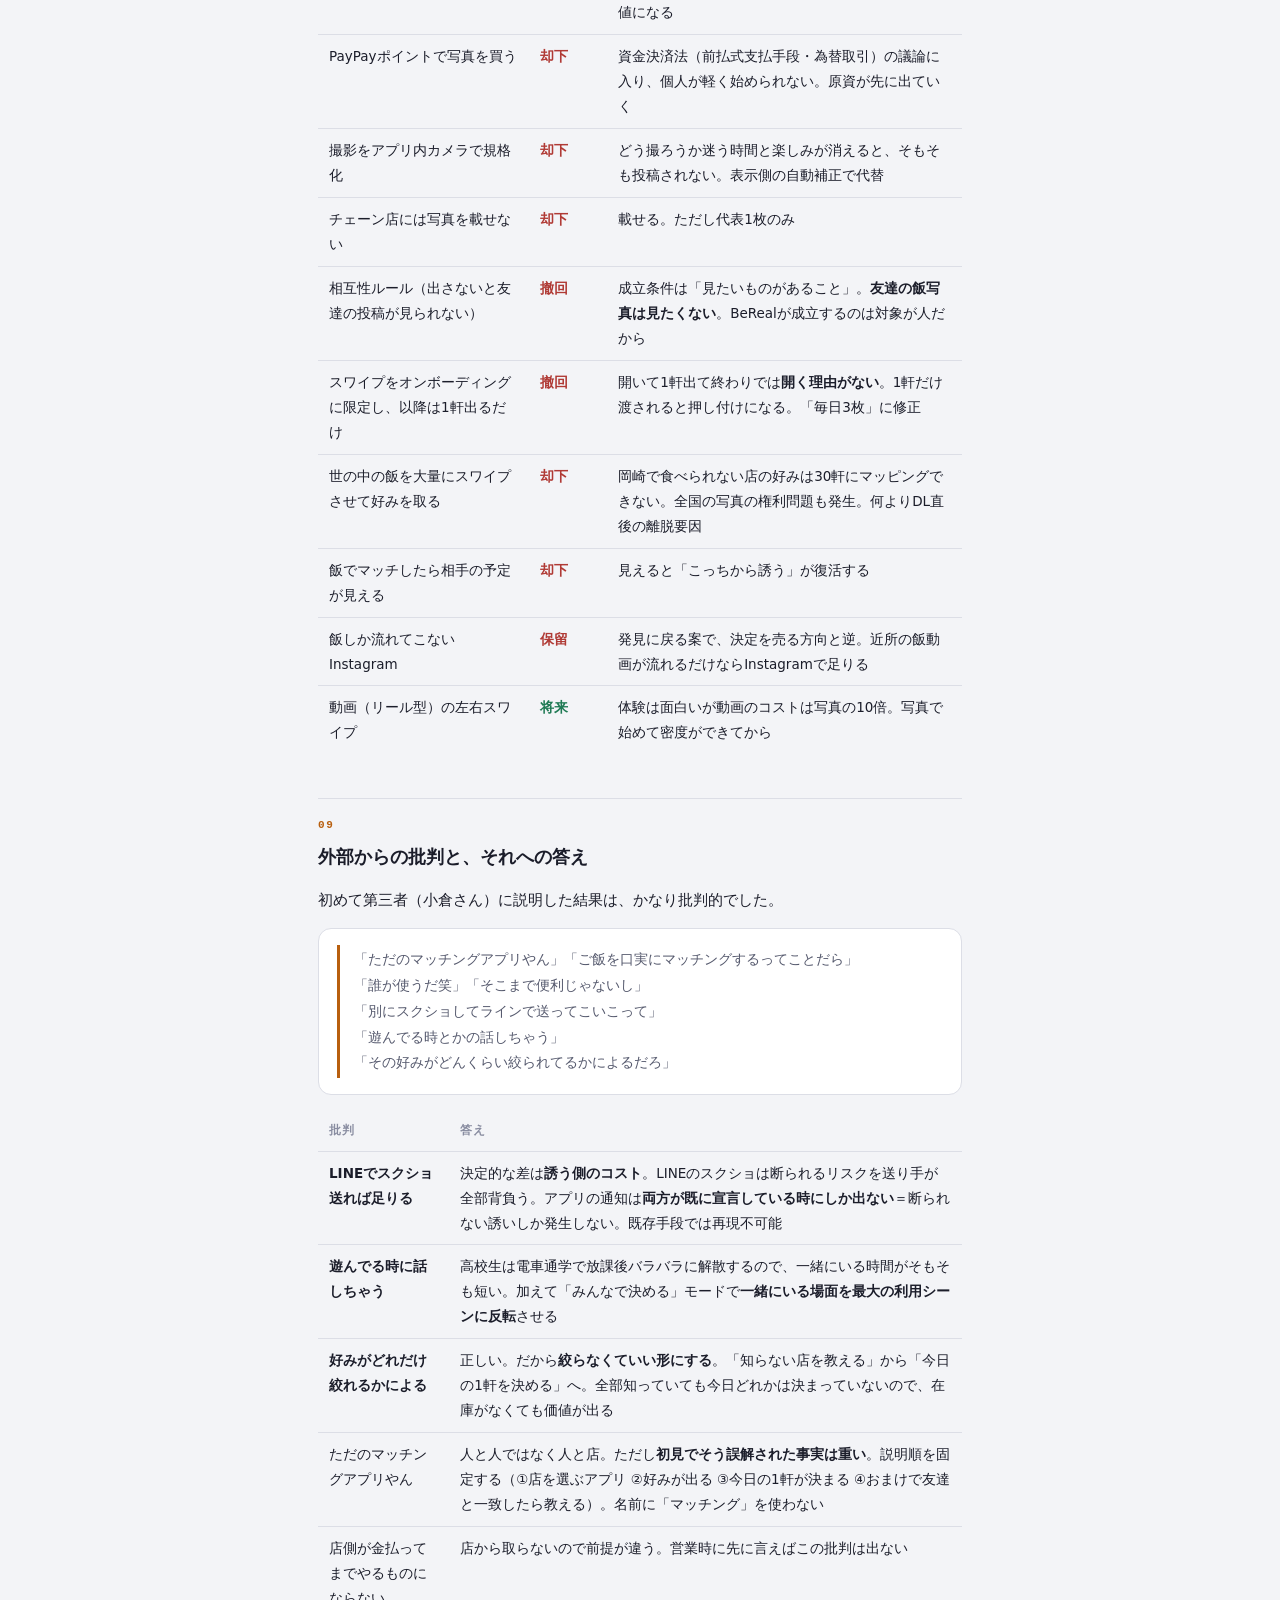
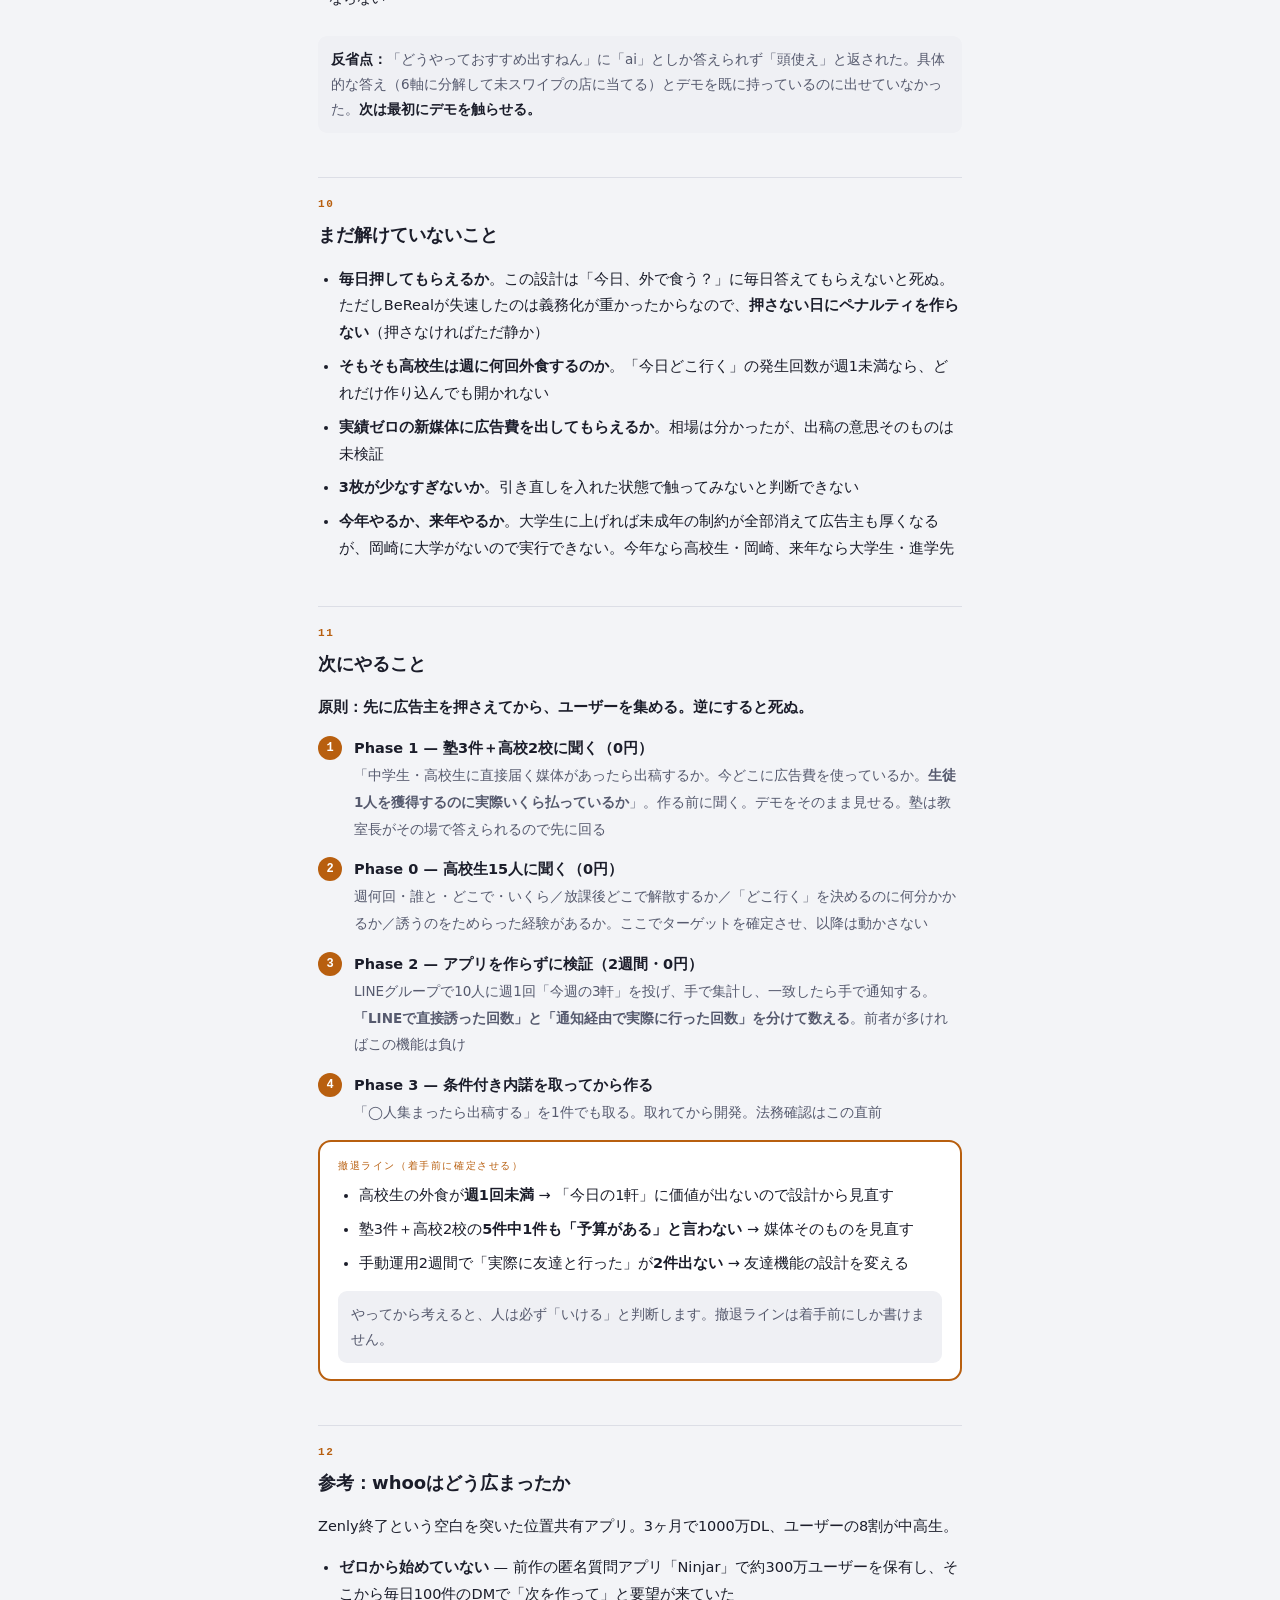
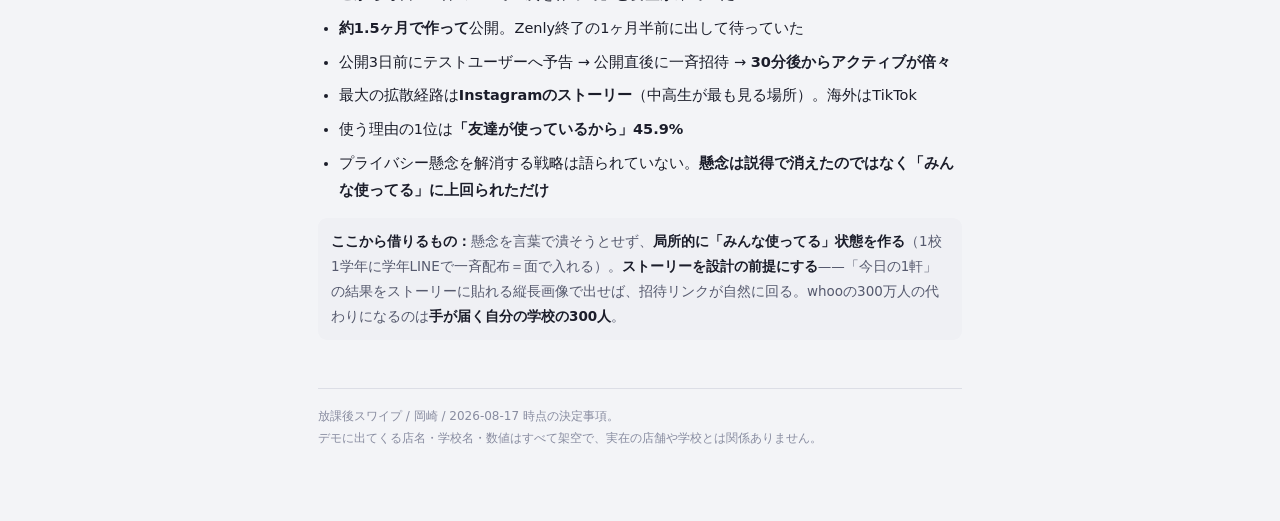
<file: docs.html>
<!doctype html>
<html lang="ja">
<head>
<meta charset="utf-8">
<meta name="viewport" content="width=device-width, initial-scale=1, viewport-fit=cover">
<meta name="color-scheme" content="light dark">
<meta name="description" content="放課後スワイプ：現時点で決まったことの全記録">
<title>放課後スワイプ｜決定事項</title>
<style>
  :root {
    --ground:#F3F4F7; --surface:#FFFFFF; --surface-2:#EFF0F4;
    --line:#DCDEE6; --text:#1B1D2A; --text-2:#565A6E; --text-3:#888CA0;
    --amber:#B85F0F; --amber-soft:#F6E6D2; --ok:#1F7A54; --ng:#B03A35;
    --font: "Hiragino Kaku Gothic ProN","Hiragino Sans","Yu Gothic UI","Yu Gothic","Noto Sans JP","Meiryo",system-ui,sans-serif;
    --mono: ui-monospace,"SFMono-Regular","Consolas",monospace;
  }
  @media (prefers-color-scheme: dark) {
    :root:not([data-theme="light"]) {
      --ground:#14161F; --surface:#1D202B; --surface-2:#252936;
      --line:#333849; --text:#ECEDF2; --text-2:#A9ADBE; --text-3:#787D91;
      --amber:#EFA24A; --amber-soft:#3A2C18; --ok:#48C68C; --ng:#E4645E;
    }
  }
  :root[data-theme="dark"] {
    --ground:#14161F; --surface:#1D202B; --surface-2:#252936;
    --line:#333849; --text:#ECEDF2; --text-2:#A9ADBE; --text-3:#787D91;
    --amber:#EFA24A; --amber-soft:#3A2C18; --ok:#48C68C; --ng:#E4645E;
  }

  *,*::before,*::after { box-sizing: border-box; }
  html { -webkit-text-size-adjust: 100%; }
  body {
    margin:0; background:var(--ground); color:var(--text);
    font-family:var(--font); line-height:1.85;
    -webkit-font-smoothing:antialiased;
  }
  .page { max-width: 680px; margin: 0 auto; padding: 30px 18px 72px; }

  header { margin-bottom: 34px; }
  .eyebrow {
    font-family:var(--mono); font-size:10.5px; letter-spacing:.2em;
    text-transform:uppercase; color:var(--text-3);
  }
  h1 { font-size: 27px; font-weight: 800; letter-spacing:.01em; margin:.35em 0 .3em; text-wrap:balance; }
  .lede { color:var(--text-2); font-size:14.5px; }

  h2 {
    font-size:18px; font-weight:800; margin:44px 0 14px;
    padding-top:16px; border-top:1px solid var(--line); text-wrap:balance;
  }
  h2 .num {
    font-family:var(--mono); font-size:11px; color:var(--amber);
    letter-spacing:.14em; display:block; margin-bottom:4px; font-weight:600;
  }
  h3 { font-size:15px; font-weight:700; margin:24px 0 8px; }
  p { margin: 0 0 14px; font-size:14.5px; }
  strong { font-weight:700; }
  em { font-style:normal; background:var(--amber-soft); padding:1px 5px; border-radius:4px; }

  ul, ol { margin:0 0 14px; padding-left:1.3em; }
  li { margin-bottom:7px; font-size:14.5px; }

  .card {
    background:var(--surface); border:1px solid var(--line);
    border-radius:13px; padding:16px 18px; margin:0 0 16px;
  }
  .card.accent { border-color:var(--amber); border-width:2px; }
  .card h3 { margin-top:0; }
  .card p:last-child, .card ul:last-child, .card ol:last-child { margin-bottom:0; }

  .kicker {
    font-family:var(--mono); font-size:10px; letter-spacing:.16em;
    text-transform:uppercase; color:var(--text-3); margin-bottom:6px;
  }
  .card.accent .kicker { color:var(--amber); }

  .flow { list-style:none; padding:0; margin:0; counter-reset:step; }
  .flow li {
    position:relative; padding-left:36px; margin-bottom:14px;
    counter-increment:step;
  }
  .flow li::before {
    content: counter(step);
    position:absolute; left:0; top:1px;
    width:24px; height:24px; border-radius:50%;
    background:var(--amber); color:#fff;
    font-family:var(--mono); font-size:12px; font-weight:700;
    display:grid; place-items:center;
  }

  .scroll { overflow-x:auto; margin:0 0 16px; }
  table { border-collapse:collapse; width:100%; min-width:420px; font-size:13.5px; }
  th, td { text-align:left; padding:9px 11px; border-bottom:1px solid var(--line); vertical-align:top; }
  th { font-size:11.5px; letter-spacing:.06em; color:var(--text-3); font-weight:700; white-space:nowrap; }
  tbody tr:last-child td { border-bottom:none; }

  .verdict { font-weight:700; white-space:nowrap; }
  .verdict.y { color:var(--ok); }
  .verdict.n { color:var(--ng); }

  .quote {
    border-left:3px solid var(--amber); padding:2px 0 2px 14px;
    color:var(--text-2); font-size:14px; margin:0 0 14px;
  }

  .why {
    background:var(--surface-2); border-radius:9px; padding:11px 13px;
    font-size:13.5px; color:var(--text-2); margin:10px 0 0;
  }
  .why b { color:var(--text); }

  .links { display:flex; flex-wrap:wrap; gap:10px; margin:18px 0 0; }
  .links a {
    padding:10px 16px; border-radius:10px; text-decoration:none;
    background:var(--amber); color:#fff; font-weight:700; font-size:14px;
  }
  .links a.ghost { background:transparent; color:var(--amber); border:1px solid var(--amber); }

  footer {
    margin-top:48px; padding-top:16px; border-top:1px solid var(--line);
    font-size:12px; color:var(--text-3);
  }
</style>
</head>
<body>
<div class="page">

<header>
  <div class="eyebrow">Okazaki / 2026-08-17</div>
  <h1>放課後スワイプ<br>決まったことの全記録</h1>
  <p class="lede">高校生が放課後に飯へ行くまでの、言い出す役を引き受けるアプリ。ここまでの議論で決まったこと、却下したこと、まだ決まっていないことを全部並べてあります。</p>
  <div class="links">
    <a href="./index.html">デモを触る</a>
  </div>
</header>

<h2><span class="num">01</span>これは何か</h2>

<p>岡崎の高校生が、放課後に<strong>誰かと飯に行くまで</strong>を成立させるアプリ。店を探すアプリではありません。</p>

<div class="card accent">
  <div class="kicker">提供価値</div>
  <h3>決定の責任と、誘う責任を引き受ける</h3>
  <p>「どこでもいい」は無関心ではなく、<strong>決定の責任を取りたくない</strong>ということ。自分が決めた店がハズレだと気まずいから、みんな譲り合って5分溶ける。</p>
  <p>同じように「一緒に行こう」と言い出すのも、断られるリスクを言い出した側が全部背負う行為。だから誘われない。</p>
  <p>このアプリが引き受けるのは店の情報ではなく、<em>この2つの責任</em>です。</p>
</div>

<p>だから機能の採否は一本の基準で決まります。<strong>「決定と誘いの責任を軽くするか?」</strong> イエスなら作る、ノーなら作らない。</p>

<h2><span class="num">02</span>ターゲット</h2>

<div class="scroll">
<table>
  <thead><tr><th>項目</th><th>決定</th></tr></thead>
  <tbody>
    <tr><td>エリア</td><td>岡崎（学校最寄り〜岡崎駅の徒歩圏。まず30〜50軒）</td></tr>
    <tr><td>ユーザー</td><td><strong>高校生</strong></td></tr>
    <tr><td>広告主</td><td>大学 / 専門学校 / 予備校・塾 / 自動車学校 / バイト求人</td></tr>
  </tbody>
</table>
</div>

<p>ターゲットは 高校生 → 中学生 → 高校生 と動いた末に確定。中学生に降ろした理由は「岡崎周辺に大学が少ないから広告主を私立高校にする→ならターゲットは中学生」でしたが、<strong>この前提が誤りでした</strong>。</p>

<div class="why">
  <b>大学の商圏は電車1時間圏</b>で、近所にある必要がない。名古屋の大学・専門学校は普通に岡崎の高校生を採りに来ます。高校生向けの広告主はむしろ厚い。<br>
  そのうえ高校生に戻すと、親の承認なしにアプリを入れられる／12歳が混ざる問題が消える／バイト代があるので外食する金がある／電車で複数エリアに行けるので店が枯れにくい、と他の懸念もまとめて軽くなります。
</div>

<h3>誰と行くための機能か</h3>
<ul>
  <li><strong>他校の友達</strong>（価値が一番濃い）— 中学の友達が別々の高校に散り、時程も部活も違うのでいつ空いてるか分からない</li>
  <li><strong>同じ学校の友達</strong>も対象 — クラスが違えば動きは別だし、一度家に帰れば仕切り直しになる</li>
</ul>

<h2><span class="num">03</span>毎日どう使われるか</h2>

<ol class="flow">
  <li><strong>通知が1本届く —「今日、外で食う？」</strong><br>
    <span style="color:var(--text-2);font-size:13.5px">「暇？」ではないのが肝。質問に意思が入るので、マッチした時点で両者とも外食する気がある状態になる。</span></li>
  <li><strong>昼 / 放課後 / 夜 のどれかを1タップ</strong><br>
    <span style="color:var(--text-2);font-size:13.5px">押さない＝表明なし。押した人同士だけがマッチする。</span></li>
  <li><strong>合う友達がいたら、両方に同時に届く</strong><br>
    <span style="color:var(--text-2);font-size:13.5px">お互い宣言済みなので、言い出す役がいない。断られる余地もない。</span></li>
  <li><strong>今日の3枚をスワイプ</strong><br>
    <span style="color:var(--text-2);font-size:13.5px">カタログ全部ではなく、その日の手札だけ。10秒で終わる。</span></li>
  <li><strong>今日の1軒が出る</strong><br>
    <span style="color:var(--text-2);font-size:13.5px">何があっても必ず1軒。ゼロ件は出さない。</span></li>
</ol>

<div class="card">
  <div class="kicker">マッチしなかった日</div>
  <p>「今日の放課後、友達の2人が外で食う予定」と<strong>人数だけ匿名で</strong>出す。名前は出さないし、名指しで誘う画面も作らない。押したのに誰も来なかった、という体験を発生させないため。</p>
</div>

<h2><span class="num">04</span>主要な設計判断</h2>

<div class="scroll">
<table>
  <thead><tr><th>決めたこと</th><th>理由</th></tr></thead>
  <tbody>
    <tr><td>質問は「暇？」ではなく<strong>「今日、外で食う？」</strong></td><td>暇なだけでは飯の気分か分からず、結局「飯行く?」と言い出す役が残る。質問を変えると時間の表明そのものに意思が入る</td></tr>
    <tr><td>時間枠は<strong>昼/放課後/夜の3つ</strong></td><td>15〜22時は広すぎ、部活の前後で全く違う。粗すぎると「放課後と言ったのに20時じゃん」で一度に信用を失う。昼枠はテスト期間に効く</td></tr>
    <tr><td>マッチは<strong>時間が一次、店が二次</strong></td><td>両方一致を条件にすると成立率が激減して通知が飛ばない。時間さえ合えば店は後から決まればいい</td></tr>
    <tr><td><strong>押さない＝表明なし</strong></td><td>デフォルトを「暇」にすると、行く気のない人がマッチして断ることになり「断られない誘い」の原則が壊れる</td></tr>
    <tr><td><strong>相手の予定は見せない</strong></td><td>見えると「こっちから誘う」が復活して、消したはずの摩擦が戻る。マッチ時に双方へ同時通知のみ</td></tr>
    <tr><td><strong>必ず1軒返す</strong></td><td>「決定を売る」のに決まらないのは自己矛盾。全部パスしても一番安い店を出す</td></tr>
    <tr><td>毎日は<strong>3枚だけ</strong></td><td>カタログを全部めくらせると在庫が数日で尽きる。同じ30軒でも手札が毎日変われば尽きない</td></tr>
    <tr><td>友達グラフは<strong>閉じる</strong></td><td>QR・招待で対面で交換した相手のみ。見知らぬ相手へのメッセージ機能なし、プロフィール外部公開なし。未成年なので出会い系サイト規制法・愛知県青少年保護育成条例の射程に入れない</td></tr>
    <tr><td>「みんなで決める」は<strong>その場限りの部屋</strong></td><td>永続グループは作る手間・誰を入れるかの気まずさ・放置される問題を持ち込む。4桁コードで立てて、終わったら消える</td></tr>
    <tr><td>グループの決定は<strong>多数決</strong></td><td>全員一致を条件にすると3人以上でゼロ件になる。同点は安い方でタイブレーク</td></tr>
  </tbody>
</table>
</div>

<h2><span class="num">05</span>収益モデル</h2>

<p>飲食店からは取りません。<strong>店データはユーザーを集めるための餌</strong>で、売り物は集まった高校生への広告在庫です。個人店の広告予算は月1〜3万円でゼロの店も多く、何百軒から集めるには営業部隊が要って割に合わないため。</p>

<div class="card">
  <div class="kicker">調べて分かった相場</div>
  <ul>
    <li>塾ポータル「ジュクサガス」は<strong>入塾1人につき3〜5万円</strong>の完全成果報酬プランがある</li>
    <li>紹介経由の体験申込は<strong>入塾率70〜80%</strong>、広告経由は50%前後</li>
    <li>折込チラシの反応率は<strong>0.01〜0.05%</strong>（1万枚で1〜5件）</li>
    <li>LINE広告の友だち追加は200〜400円、体験申込のCPAは5,000円前後の例</li>
  </ul>
  <p class="why"><b>意味するところ：</b>「第三者の媒体に成果報酬を払う」のは既に業界慣行で、<b>売るものに前例価格がある</b>。そして紹介の数字は、友達マッチング機能が構造的に「紹介」そのものであることの裏付けになります。</p>
</div>

<h3>「通知1本にすると広告が出せなくなるのでは」への答え</h3>
<p>正しい指摘ですが、モデルを壊すのではなく<strong>より良い方へ強制します</strong>。</p>
<ul>
  <li>1000人×1日1通知＝月3万インプレッション。表示回数で売れば月数千円で話にならない</li>
  <li>だが<strong>成果で売れば</strong>、そこから10人がオープンキャンパスに申し込むだけで数十万円になる</li>
  <li><strong>通知は最高の広告枠</strong>。スクロールで飛ばされない。1日1通、全員が必ず見る枠は希少</li>
  <li><strong>在庫の本体は「みんなで決める」</strong>。複数人が数分間同時に使い、同じ広告をその場で話題にする</li>
</ul>

<h2><span class="num">06</span>店の写真をどう集めるか</h2>

<p>自分で全部撮るのはコストが高すぎて更新も続かない。かといってスクレイピングは著作権侵害、AI生成画像は虚偽表示。答えは段階を分けることです。</p>

<ol class="flow">
  <li><strong>当面は写真を使わない</strong> — デモは絵文字とテキストだけで成立している。「豚骨・こってり・¥700・替玉無料」で判断できるし、むしろ速い</li>
  <li><strong>種の30〜50軒は「撮る」のではなく「もらう」</strong> — 店はSNS用の写真を既に持っている。無料掲載を条件にもらえば、その時点で許諾も取れる。LINE公式アカウントに送ってもらうだけでいい</li>
  <li><strong>拡大後はユーザーが撮る</strong> — 更新問題が構造的に消える。閉店も値上げもユーザーが先に気づく</li>
</ol>

<div class="card">
  <div class="kicker">ユーザーにどう撮らせるか</div>
  <p><strong>「撮らせる」必要はありません。もう撮っています。</strong>高校生はストーリー用に飯の写真を既に撮っている。設計すべきは撮影の動機づけではなく、<em>撮った直後に1タップで渡せる導線</em>です。</p>
  <p>行った日の夜に通知 →「今日◯◯行った? 写真ある?」→ カメラロールの直近を選んで送るだけ。<strong>「撮ってきて」ではなく「もう撮ったやつをちょうだい」</strong>。</p>
  <p>報酬は<strong>その店で使えるクーポン</strong>。原資を店に持たせるので持ち出しゼロ、現金でないので資金決済法の議論にも入らず、次の来店に直結するので店にとっての価値も高い。<strong>採用された1枚だけ</strong>に出す。</p>
  <p class="why"><b>ただし写真をソーシャルの燃料にはしません。</b>投稿者側のメリットがほとんどないからです（下記08参照）。写真は実利で細く集めるものと割り切ります。</p>
</div>

<h3>チェーン店と個人店</h3>
<ul>
  <li><strong>スワイプカードの代表写真は全店1枚</strong>。土俵を完全に平等にする</li>
  <li><strong>詳細画面では個人店だけ複数枚</strong>持てる。タップして深掘りしたときだけ個人店が有利になる</li>
  <li>チェーンは本部承認が要るのでクーポンが通らない。代わりに枚数を集めない</li>
  <li><strong>撮影の規格は強制しない</strong>（どう撮ろうか迷う時間や楽しみが消えると、そもそも誰も撮らなくなる）。代わりに<strong>アップロード後に自動で正方形トリミング＋明るさ補正</strong>して、並んだときの見た目だけ揃える</li>
  <li>「この店はまだ写真がありません／採用確率が高い」と見せて空白を埋めさせる。スワイプとは別の<strong>写真ミッション一覧</strong>に置き、<em>スワイプ＝飯を決める場所／ミッション＝稼ぐ場所</em>と役割を分ける</li>
</ul>

<h2><span class="num">07</span>おすすめの作り方</h2>

<p><strong>最初はAIにしません。AIにすると必ず悪くなります。</strong>データが少ないうちは学習が効かず、店が30軒では当てる余地も小さく、何より<strong>なぜその店が出たか説明できなくなる</strong>から。決定の責任を引き受けるのが売りなのに、理由を言えないのは致命的です。</p>

<div class="scroll">
<table>
  <thead><tr><th>段階</th><th>やり方</th></tr></thead>
  <tbody>
    <tr><td>初期</td><td><strong>ルールベース</strong>。6軸（ガッツリ／甘い／映え／安さ／長居／シェア）のスコアを掛け算して並べる。計算は自動、理由も言える</td></tr>
    <tr><td>写真が増えたら</td><td><strong>タグ付けだけAI</strong>。写真からジャンル・価格帯・ボリューム・映えを自動判定。ここは本当にAIが強い</td></tr>
    <tr><td>数百人規模から</td><td><strong>協調フィルタリング</strong>（好みが似た人が行った店）。人が少ないうちは動かない</td></tr>
  </tbody>
</table>
</div>

<h3>好みは1層ではなく3層ある</h3>
<ul>
  <li><strong>変わらない好み</strong>（ラーメンが好き、甘いものは食べない）— スワイプの累積で取れる</li>
  <li><strong>今日の状態</strong>（金がない、時間がない、昨日ラーメン食べた）— <strong>スワイプでは永遠に取れない</strong></li>
  <li><strong>誰と行くか</strong> — 一人の時とゆうとと行く時では選ぶ店が違う</li>
</ul>

<p>2層目の取り方：<strong>聞かずに行動から取る</strong>。一番強い信号は<strong>直近に何を食べたか</strong>（昨日ラーメンなら今日は出にくくする＝飽きを計算に入れる）。次に強いのが<strong>3枚をどう扱ったか</strong>で、3枚とも見送ったら「今日はズレている」合図なので<strong>その場で1回だけ引き直す</strong>。引き直しの時だけ「今日は? 安く／早く／がっつり」を聞けば、毎日聞く重さが出ません。</p>

<h3>コールドスタートをどう抜けるか</h3>
<p>好みデータがゼロでも<strong>初日から価値が出ます</strong>。「ゆうとも今日の放課後に外で食う」の成立に好みは1ミリも要らないからです。推薦が本体ではないので、このアプリはコールドスタート問題を構造的に回避できます。</p>
<ul>
  <li><strong>長いオンボーディングは作らない</strong>。3枚から始めて毎日3枚ずつ貯まれば、1週間で21枚。初回10分より多く、しかも離脱しない</li>
  <li>登録時に<strong>「行ったことある店を3つ選んで」だけ</strong> — 10秒で終わり、知っている店なので迷わず、スワイプ20回分の情報が入る</li>
  <li>招待経由の人には<strong>行動範囲</strong>（同じ学校・同じ駅＝行ける店の集合）を引き継ぐ。※<strong>好みは引き継がない</strong>。友達だから好みが似ているというのは成り立たないし、そもそも好みが違うからマッチング機能が要る</li>
</ul>

<h2><span class="num">08</span>検討して却下した案</h2>

<div class="scroll">
<table>
  <thead><tr><th>案</th><th>判定</th><th>理由</th></tr></thead>
  <tbody>
    <tr><td>飲食店から広告料を取る</td><td class="verdict n">却下</td><td>高校生が行くのはチェーンが多く、チェーンは地域単位で広告を買わない。個人店の予算も小さすぎる</td></tr>
    <tr><td>金を払った店を上位に出す</td><td class="verdict n">条件付き</td><td>露出頻度に金が効くのはOK。ただし<strong>好み適合を金で飛び越えさせない</strong>。それをやると好みデータが無価値になる</td></tr>
    <tr><td>PayPayポイントで写真を買う</td><td class="verdict n">却下</td><td>資金決済法（前払式支払手段・為替取引）の議論に入り、個人が軽く始められない。原資が先に出ていく</td></tr>
    <tr><td>撮影をアプリ内カメラで規格化</td><td class="verdict n">却下</td><td>どう撮ろうか迷う時間と楽しみが消えると、そもそも投稿されない。表示側の自動補正で代替</td></tr>
    <tr><td>チェーン店には写真を載せない</td><td class="verdict n">却下</td><td>載せる。ただし代表1枚のみ</td></tr>
    <tr><td>相互性ルール（出さないと友達の投稿が見られない）</td><td class="verdict n">撤回</td><td>成立条件は「見たいものがあること」。<strong>友達の飯写真は見たくない</strong>。BeRealが成立するのは対象が人だから</td></tr>
    <tr><td>スワイプをオンボーディングに限定し、以降は1軒出るだけ</td><td class="verdict n">撤回</td><td>開いて1軒出て終わりでは<strong>開く理由がない</strong>。1軒だけ渡されると押し付けになる。「毎日3枚」に修正</td></tr>
    <tr><td>世の中の飯を大量にスワイプさせて好みを取る</td><td class="verdict n">却下</td><td>岡崎で食べられない店の好みは30軒にマッピングできない。全国の写真の権利問題も発生。何よりDL直後の離脱要因</td></tr>
    <tr><td>飯でマッチしたら相手の予定が見える</td><td class="verdict n">却下</td><td>見えると「こっちから誘う」が復活する</td></tr>
    <tr><td>飯しか流れてこないInstagram</td><td class="verdict n">保留</td><td>発見に戻る案で、決定を売る方向と逆。近所の飯動画が流れるだけならInstagramで足りる</td></tr>
    <tr><td>動画（リール型）の左右スワイプ</td><td class="verdict y">将来</td><td>体験は面白いが動画のコストは写真の10倍。写真で始めて密度ができてから</td></tr>
  </tbody>
</table>
</div>

<h2><span class="num">09</span>外部からの批判と、それへの答え</h2>

<p>初めて第三者（小倉さん）に説明した結果は、かなり批判的でした。</p>

<div class="card">
  <p class="quote">「ただのマッチングアプリやん」「ご飯を口実にマッチングするってことだら」<br>「誰が使うだ笑」「そこまで便利じゃないし」<br>「別にスクショしてラインで送ってこいこって」<br>「遊んでる時とかの話しちゃう」<br>「その好みがどんくらい絞られてるかによるだろ」</p>
</div>

<div class="scroll">
<table>
  <thead><tr><th>批判</th><th>答え</th></tr></thead>
  <tbody>
    <tr><td><strong>LINEでスクショ送れば足りる</strong></td><td>決定的な差は<strong>誘う側のコスト</strong>。LINEのスクショは断られるリスクを送り手が全部背負う。アプリの通知は<strong>両方が既に宣言している時にしか出ない</strong>＝断られない誘いしか発生しない。既存手段では再現不可能</td></tr>
    <tr><td><strong>遊んでる時に話しちゃう</strong></td><td>高校生は電車通学で放課後バラバラに解散するので、一緒にいる時間がそもそも短い。加えて「みんなで決める」モードで<strong>一緒にいる場面を最大の利用シーンに反転</strong>させる</td></tr>
    <tr><td><strong>好みがどれだけ絞れるかによる</strong></td><td>正しい。だから<strong>絞らなくていい形にする</strong>。「知らない店を教える」から「今日の1軒を決める」へ。全部知っていても今日どれかは決まっていないので、在庫がなくても価値が出る</td></tr>
    <tr><td>ただのマッチングアプリやん</td><td>人と人ではなく人と店。ただし<strong>初見でそう誤解された事実は重い</strong>。説明順を固定する（①店を選ぶアプリ ②好みが出る ③今日の1軒が決まる ④おまけで友達と一致したら教える）。名前に「マッチング」を使わない</td></tr>
    <tr><td>店側が金払ってまでやるものにならない</td><td>店から取らないので前提が違う。営業時に先に言えばこの批判は出ない</td></tr>
  </tbody>
</table>
</div>

<div class="why">
  <b>反省点：</b>「どうやっておすすめ出すねん」に「ai」としか答えられず「頭使え」と返された。具体的な答え（6軸に分解して未スワイプの店に当てる）とデモを既に持っているのに出せていなかった。<b>次は最初にデモを触らせる。</b>
</div>

<h2><span class="num">10</span>まだ解けていないこと</h2>

<ul>
  <li><strong>毎日押してもらえるか</strong>。この設計は「今日、外で食う？」に毎日答えてもらえないと死ぬ。ただしBeRealが失速したのは義務化が重かったからなので、<strong>押さない日にペナルティを作らない</strong>（押さなければただ静か）</li>
  <li><strong>そもそも高校生は週に何回外食するのか</strong>。「今日どこ行く」の発生回数が週1未満なら、どれだけ作り込んでも開かれない</li>
  <li><strong>実績ゼロの新媒体に広告費を出してもらえるか</strong>。相場は分かったが、出稿の意思そのものは未検証</li>
  <li><strong>3枚が少なすぎないか</strong>。引き直しを入れた状態で触ってみないと判断できない</li>
  <li><strong>今年やるか、来年やるか</strong>。大学生に上げれば未成年の制約が全部消えて広告主も厚くなるが、岡崎に大学がないので実行できない。今年なら高校生・岡崎、来年なら大学生・進学先</li>
</ul>

<h2><span class="num">11</span>次にやること</h2>

<p><strong>原則：先に広告主を押さえてから、ユーザーを集める。逆にすると死ぬ。</strong></p>

<ol class="flow">
  <li><strong>Phase 1 — 塾3件＋高校2校に聞く（0円）</strong><br>
    <span style="color:var(--text-2);font-size:13.5px">「中学生・高校生に直接届く媒体があったら出稿するか。今どこに広告費を使っているか。<b>生徒1人を獲得するのに実際いくら払っているか</b>」。作る前に聞く。デモをそのまま見せる。塾は教室長がその場で答えられるので先に回る</span></li>
  <li><strong>Phase 0 — 高校生15人に聞く（0円）</strong><br>
    <span style="color:var(--text-2);font-size:13.5px">週何回・誰と・どこで・いくら／放課後どこで解散するか／「どこ行く」を決めるのに何分かかるか／誘うのをためらった経験があるか。ここでターゲットを確定させ、以降は動かさない</span></li>
  <li><strong>Phase 2 — アプリを作らずに検証（2週間・0円）</strong><br>
    <span style="color:var(--text-2);font-size:13.5px">LINEグループで10人に週1回「今週の3軒」を投げ、手で集計し、一致したら手で通知する。<b>「LINEで直接誘った回数」と「通知経由で実際に行った回数」を分けて数える</b>。前者が多ければこの機能は負け</span></li>
  <li><strong>Phase 3 — 条件付き内諾を取ってから作る</strong><br>
    <span style="color:var(--text-2);font-size:13.5px">「◯人集まったら出稿する」を1件でも取る。取れてから開発。法務確認はこの直前</span></li>
</ol>

<div class="card accent">
  <div class="kicker">撤退ライン（着手前に確定させる）</div>
  <ul>
    <li>高校生の外食が<strong>週1回未満</strong> → 「今日の1軒」に価値が出ないので設計から見直す</li>
    <li>塾3件＋高校2校の<strong>5件中1件も「予算がある」と言わない</strong> → 媒体そのものを見直す</li>
    <li>手動運用2週間で「実際に友達と行った」が<strong>2件出ない</strong> → 友達機能の設計を変える</li>
  </ul>
  <p class="why">やってから考えると、人は必ず「いける」と判断します。撤退ラインは着手前にしか書けません。</p>
</div>

<h2><span class="num">12</span>参考：whooはどう広まったか</h2>

<p>Zenly終了という空白を突いた位置共有アプリ。3ヶ月で1000万DL、ユーザーの8割が中高生。</p>
<ul>
  <li><strong>ゼロから始めていない</strong> — 前作の匿名質問アプリ「Ninjar」で約300万ユーザーを保有し、そこから毎日100件のDMで「次を作って」と要望が来ていた</li>
  <li><strong>約1.5ヶ月で作って</strong>公開。Zenly終了の1ヶ月半前に出して待っていた</li>
  <li>公開3日前にテストユーザーへ予告 → 公開直後に一斉招待 → <strong>30分後からアクティブが倍々</strong></li>
  <li>最大の拡散経路は<strong>Instagramのストーリー</strong>（中高生が最も見る場所）。海外はTikTok</li>
  <li>使う理由の1位は<strong>「友達が使っているから」45.9%</strong></li>
  <li>プライバシー懸念を解消する戦略は語られていない。<strong>懸念は説得で消えたのではなく「みんな使ってる」に上回られただけ</strong></li>
</ul>

<div class="why">
  <b>ここから借りるもの：</b>懸念を言葉で潰そうとせず、<b>局所的に「みんな使ってる」状態を作る</b>（1校1学年に学年LINEで一斉配布＝面で入れる）。<b>ストーリーを設計の前提にする</b>——「今日の1軒」の結果をストーリーに貼れる縦長画像で出せば、招待リンクが自然に回る。whooの300万人の代わりになるのは<b>手が届く自分の学校の300人</b>。
</div>

<footer>
  放課後スワイプ / 岡崎 / 2026-08-17 時点の決定事項。<br>
  デモに出てくる店名・学校名・数値はすべて架空で、実在の店舗や学校とは関係ありません。
</footer>

</div>
</body>
</html>
</file>
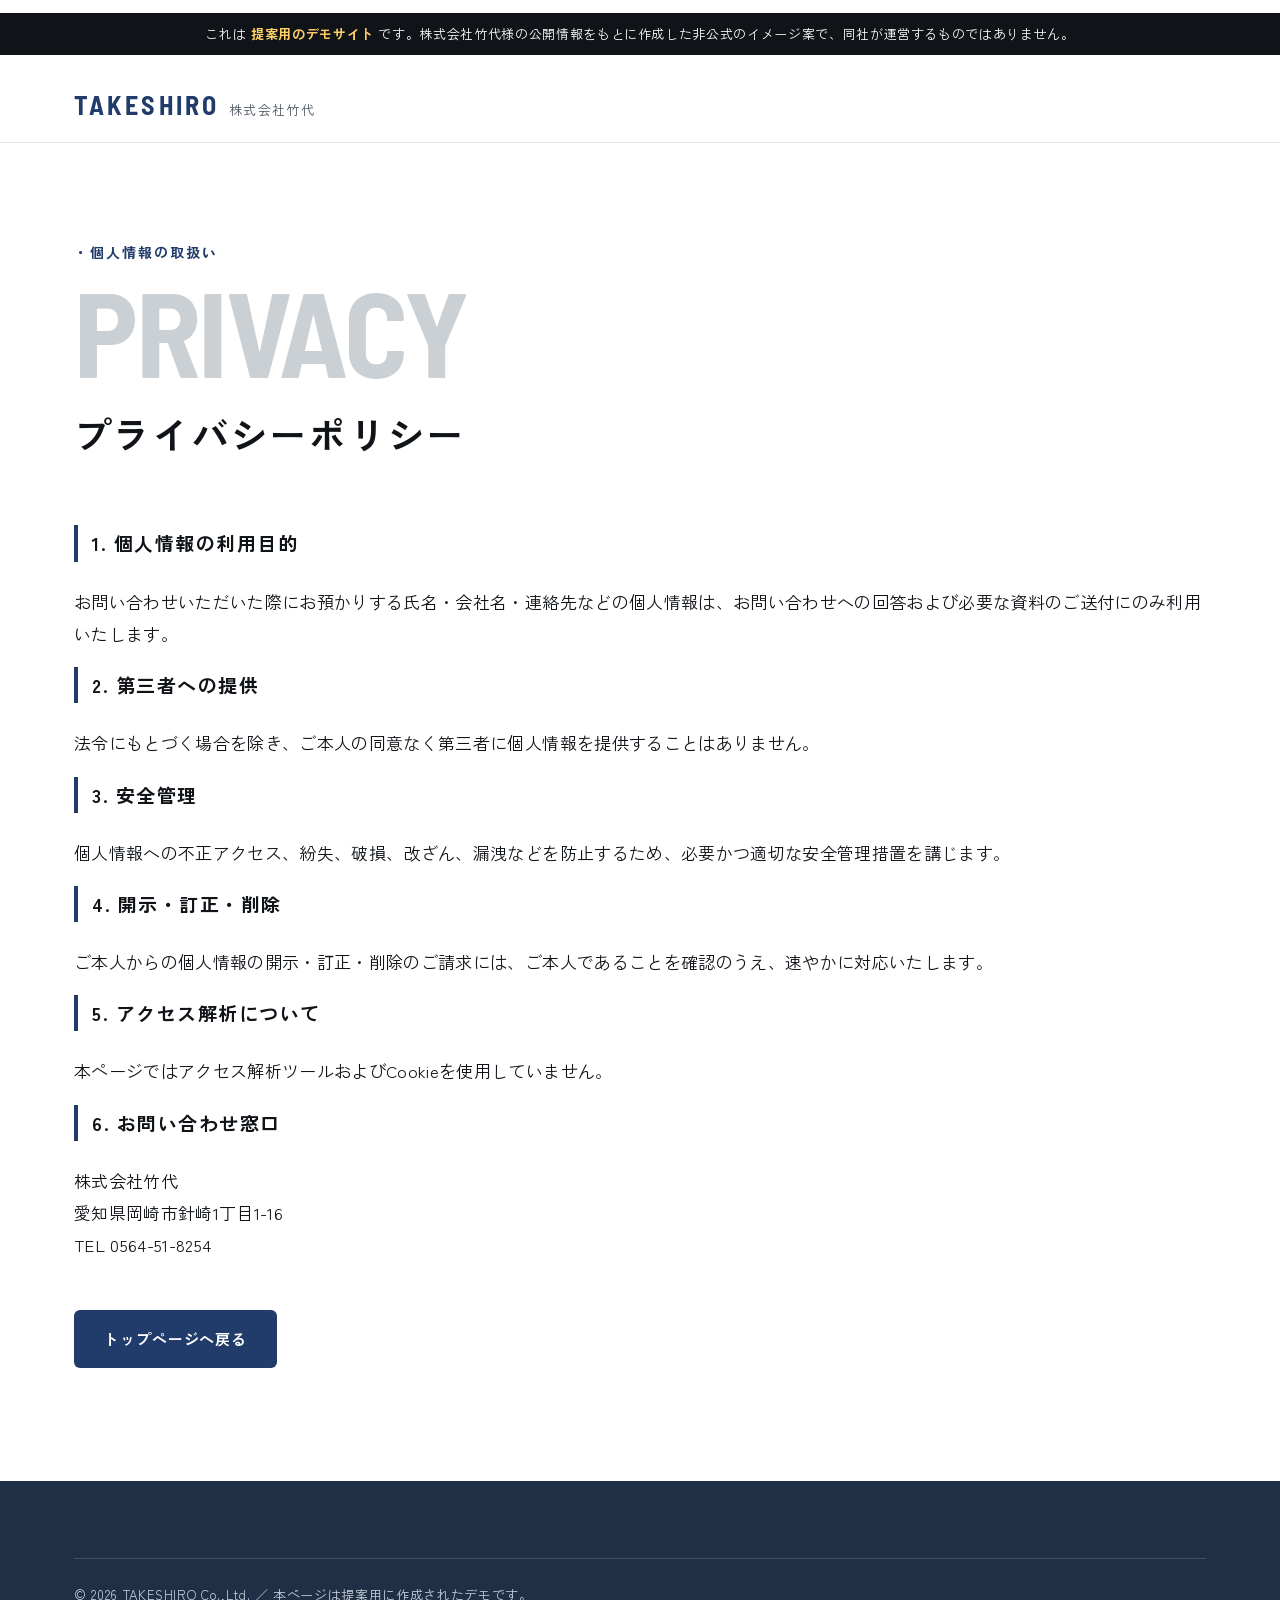
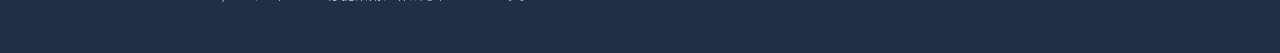
<file: takeshiro/privacy.html>
<!DOCTYPE html>
<html lang="ja">
<head>
<meta charset="UTF-8">
<meta name="viewport" content="width=device-width, initial-scale=1">
<title>プライバシーポリシー｜株式会社竹代</title>
<meta name="description" content="愛知県岡崎市の株式会社竹代。創業1967年、従業員220名。ワイヤーハーネス・制御盤組立・計量機器組立を国内5工場と中国・フィリピンの拠点で手がけます。ISO9001/14001認証、えるぼし認定3段階目取得。">
<meta name="robots" content="noindex, nofollow">
<link rel="canonical" href="https://nanahusigi.github.io/houkago-swipe/takeshiro/privacy.html">
<meta property="og:url" content="https://nanahusigi.github.io/houkago-swipe/takeshiro/">
<meta property="og:type" content="website">
<meta property="og:title" content="株式会社竹代｜岡崎の電線加工・ワイヤーハーネス・制御盤組立">
<meta property="og:description" content="創業1967年、従業員220名。人の手じゃなきゃできない、ものづくりを59年。">
<meta property="og:image" content="https://nanahusigi.github.io/houkago-swipe/takeshiro/images/factory_alage.webp">
<meta name="twitter:card" content="summary_large_image">
<meta name="theme-color" content="#213B6A">
<link rel="preconnect" href="https://fonts.googleapis.com">
<link rel="preconnect" href="https://fonts.gstatic.com" crossorigin>
<link href="https://fonts.googleapis.com/css2?family=Zen+Kaku+Gothic+Antique:wght@400;500;700&family=Barlow+Semi+Condensed:wght@600;700&display=swap" rel="stylesheet">
<link rel="icon" href="favicon.svg" type="image/svg+xml">
<link rel="apple-touch-icon" href="favicon.svg">
<link rel="manifest" href="site.webmanifest">
<script type="application/ld+json">
{
  "@context": "https://schema.org",
  "@type": "Organization",
  "name": "株式会社竹代",
  "alternateName": "TAKESHIRO Co.,Ltd.",
  "url": "http://www.takeshiro.co.jp/",
  "logo": "https://nanahusigi.github.io/houkago-swipe/takeshiro/images/factory_alage.webp",
  "foundingDate": "1967",
  "numberOfEmployees": { "@type": "QuantitativeValue", "value": 220 },
  "address": {
    "@type": "PostalAddress",
    "addressCountry": "JP",
    "addressRegion": "愛知県",
    "addressLocality": "岡崎市",
    "streetAddress": "針崎1丁目1-16"
  },
  "telephone": "+81-564-51-8254",
  "description": "ワイヤーハーネス・ケーブル加工、制御盤組立、計量機器組立を手がける愛知県岡崎市の製造業。創業1967年、従業員220名。"
}
</script>
<link rel="stylesheet" href="style.css">
</head>
<body>
<p class="demo-note">これは <b>提案用のデモサイト</b> です。株式会社竹代様の公開情報をもとに作成した非公式のイメージ案で、同社が運営するものではありません。</p>
<header class="site-header"><div class="wrap"><a class="brand" href="index.html"><span class="mark">TAKESHIRO</span><span class="jp">株式会社竹代</span></a></div></header>
<main><section class="section"><div class="wrap">
<div class="shead"><span class="shead__label">個人情報の取扱い</span><span class="shead__ghost" aria-hidden="true">PRIVACY</span>
<h1 class="shead__title">プライバシーポリシー</h1></div>
<h2 class="subhead">1. 個人情報の利用目的</h2>
<p>お問い合わせいただいた際にお預かりする氏名・会社名・連絡先などの個人情報は、お問い合わせへの回答および必要な資料のご送付にのみ利用いたします。</p>
<h2 class="subhead">2. 第三者への提供</h2>
<p>法令にもとづく場合を除き、ご本人の同意なく第三者に個人情報を提供することはありません。</p>
<h2 class="subhead">3. 安全管理</h2>
<p>個人情報への不正アクセス、紛失、破損、改ざん、漏洩などを防止するため、必要かつ適切な安全管理措置を講じます。</p>
<h2 class="subhead">4. 開示・訂正・削除</h2>
<p>ご本人からの個人情報の開示・訂正・削除のご請求には、ご本人であることを確認のうえ、速やかに対応いたします。</p>
<h2 class="subhead">5. アクセス解析について</h2>
<p>本ページではアクセス解析ツールおよびCookieを使用していません。</p>
<h2 class="subhead">6. お問い合わせ窓口</h2>
<p>株式会社竹代<br>愛知県岡崎市針崎1丁目1-16<br>TEL 0564-51-8254</p>
<p style="margin-top:48px"><a class="btn btn--navy" href="index.html">トップページへ戻る</a></p>
</div></section></main>
<footer class="site-footer"><div class="wrap"><p class="copyright">&copy; 2026 TAKESHIRO Co.,Ltd. ／ 本ページは提案用に作成されたデモです。</p></div></footer>
</body></html>
</file>
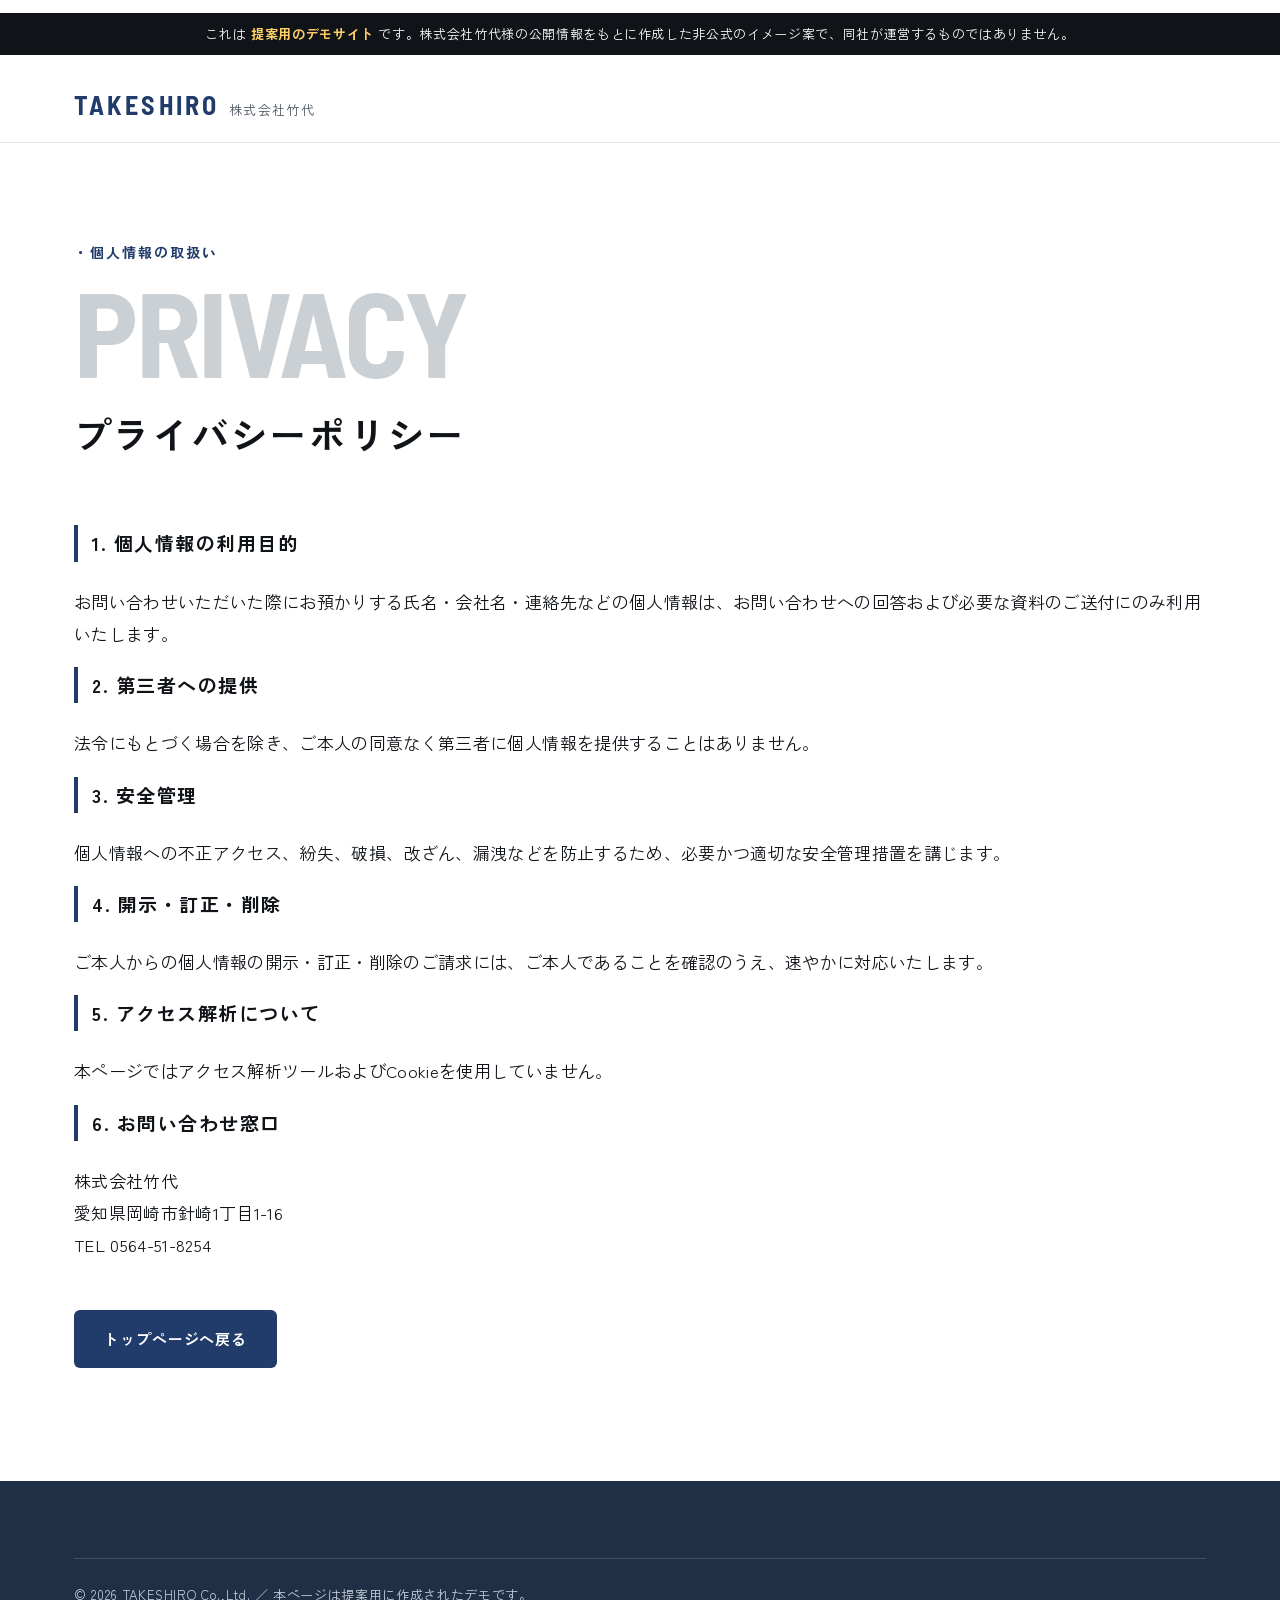
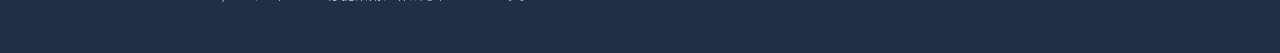
<file: takeshiro/a/privacy.html>
<!DOCTYPE html>
<html lang="ja">
<head>
<meta charset="UTF-8">
<meta name="viewport" content="width=device-width, initial-scale=1">
<title>プライバシーポリシー｜株式会社竹代</title>
<meta name="description" content="愛知県岡崎市の株式会社竹代。創業1967年、従業員220名。ワイヤーハーネス・制御盤組立・計量機器組立を国内5工場と中国・フィリピンの拠点で手がけます。ISO9001/14001認証、えるぼし認定3段階目取得。">
<meta name="robots" content="noindex, nofollow">
<link rel="canonical" href="https://nanahusigi.github.io/houkago-swipe/takeshiro/a/privacy.html">
<meta property="og:url" content="https://nanahusigi.github.io/houkago-swipe/takeshiro/a/">
<meta property="og:type" content="website">
<meta property="og:title" content="株式会社竹代｜岡崎の電線加工・ワイヤーハーネス・制御盤組立">
<meta property="og:description" content="創業1967年、従業員220名。人の手じゃなきゃできない、ものづくりを59年。">
<meta property="og:image" content="https://nanahusigi.github.io/houkago-swipe/takeshiro/images/factory_alage.webp">
<meta name="twitter:card" content="summary_large_image">
<meta name="theme-color" content="#213B6A">
<link rel="preconnect" href="https://fonts.googleapis.com">
<link rel="preconnect" href="https://fonts.gstatic.com" crossorigin>
<link href="https://fonts.googleapis.com/css2?family=Zen+Kaku+Gothic+Antique:wght@400;500;700&family=Barlow+Semi+Condensed:wght@600;700&display=swap" rel="stylesheet">
<link rel="icon" href="../favicon.svg" type="image/svg+xml">
<link rel="apple-touch-icon" href="../favicon.svg">
<link rel="manifest" href="../site.webmanifest">
<script type="application/ld+json">
{
  "@context": "https://schema.org",
  "@type": "Organization",
  "name": "株式会社竹代",
  "alternateName": "TAKESHIRO Co.,Ltd.",
  "url": "http://www.takeshiro.co.jp/",
  "logo": "https://nanahusigi.github.io/houkago-swipe/takeshiro/images/factory_alage.webp",
  "foundingDate": "1967",
  "numberOfEmployees": { "@type": "QuantitativeValue", "value": 220 },
  "address": {
    "@type": "PostalAddress",
    "addressCountry": "JP",
    "addressRegion": "愛知県",
    "addressLocality": "岡崎市",
    "streetAddress": "針崎1丁目1-16"
  },
  "telephone": "+81-564-51-8254",
  "description": "ワイヤーハーネス・ケーブル加工、制御盤組立、計量機器組立を手がける愛知県岡崎市の製造業。創業1967年、従業員220名。"
}
</script>
<link rel="stylesheet" href="style.css">
</head>
<body>
<p class="demo-note">これは <b>提案用のデモサイト</b> です。株式会社竹代様の公開情報をもとに作成した非公式のイメージ案で、同社が運営するものではありません。</p>
<header class="site-header"><div class="wrap"><a class="brand" href="index.html"><span class="mark">TAKESHIRO</span><span class="jp">株式会社竹代</span></a></div></header>
<main><section class="section"><div class="wrap">
<div class="shead"><span class="shead__label">個人情報の取扱い</span><span class="shead__ghost" aria-hidden="true">PRIVACY</span>
<h1 class="shead__title">プライバシーポリシー</h1></div>
<h2 class="subhead">1. 個人情報の利用目的</h2>
<p>お問い合わせいただいた際にお預かりする氏名・会社名・連絡先などの個人情報は、お問い合わせへの回答および必要な資料のご送付にのみ利用いたします。</p>
<h2 class="subhead">2. 第三者への提供</h2>
<p>法令にもとづく場合を除き、ご本人の同意なく第三者に個人情報を提供することはありません。</p>
<h2 class="subhead">3. 安全管理</h2>
<p>個人情報への不正アクセス、紛失、破損、改ざん、漏洩などを防止するため、必要かつ適切な安全管理措置を講じます。</p>
<h2 class="subhead">4. 開示・訂正・削除</h2>
<p>ご本人からの個人情報の開示・訂正・削除のご請求には、ご本人であることを確認のうえ、速やかに対応いたします。</p>
<h2 class="subhead">5. アクセス解析について</h2>
<p>本ページではアクセス解析ツールおよびCookieを使用していません。</p>
<h2 class="subhead">6. お問い合わせ窓口</h2>
<p>株式会社竹代<br>愛知県岡崎市針崎1丁目1-16<br>TEL 0564-51-8254</p>
<p style="margin-top:48px"><a class="btn btn--navy" href="index.html">トップページへ戻る</a></p>
</div></section></main>
<footer class="site-footer"><div class="wrap"><p class="copyright">&copy; 2026 TAKESHIRO Co.,Ltd. ／ 本ページは提案用に作成されたデモです。</p></div></footer>
</body></html>
</file>
<file: takeshiro/index.css>
:root{
  --ink:#131A22; --sub:#5B6672; --line:#E2E6EA; --bg:#FFFFFF; --bg-alt:#F5F7F9;
  --dark:#1B2430; --a:#213B6A; --b:#0B5FA5; --c:#27455C; --warn:#B4551D;
  --s2:16px; --s3:24px; --s4:32px; --s5:64px; --s6:96px; --maxw:1120px;
}
*,*::before,*::after{box-sizing:border-box}
body{margin:0; background:var(--bg); color:var(--ink);
  font-family:"Zen Kaku Gothic Antique","Noto Sans JP",-apple-system,"Hiragino Sans",sans-serif;
  font-size:16px; line-height:1.95; letter-spacing:.02em; -webkit-font-smoothing:antialiased}
img{max-width:100%; height:auto; display:block}
code{font-family:ui-monospace,Menlo,monospace; background:var(--bg-alt); padding:1px 6px; border-radius:3px; font-size:.92em}
.wrap{width:100%; max-width:var(--maxw); margin-inline:auto; padding-inline:var(--s3)}

/* top */
.top{background:var(--dark); color:#fff; padding-block:var(--s6) var(--s5)}
.eyebrow{font-family:"Barlow Semi Condensed",sans-serif; font-size:13px; letter-spacing:.28em; color:#8FA3BC; margin:0 0 var(--s3)}
.top h1{font-size:clamp(26px,4.6vw,44px); font-weight:700; letter-spacing:.06em; line-height:1.55; margin:0 0 var(--s4)}
.top h1 span{font-size:clamp(19px,3vw,30px)}
.intro{margin:0 0 var(--s4); color:#D2DBE5; line-height:2.05}
.caution{margin:0; font-size:13px; color:#8FA3BC; border-left:2px solid #46586E; padding-left:14px; line-height:1.9}

h2{font-size:clamp(21px,3.2vw,32px); font-weight:700; letter-spacing:.07em; line-height:1.6; margin:0 0 var(--s4)}

/* why */
.why{padding-block:var(--s6)}
.reasons{display:grid; grid-template-columns:repeat(auto-fit,minmax(280px,1fr)); gap:var(--s3); margin-bottom:var(--s5)}
.reasons > div{border:1px solid var(--line); border-top:3px solid var(--warn); border-radius:8px; padding:var(--s4)}
.reasons .n{font-family:"Barlow Semi Condensed",sans-serif; font-size:26px; font-weight:700; color:var(--warn); line-height:1; display:block; margin-bottom:12px}
.reasons b{display:block; font-size:17px; letter-spacing:.04em; margin-bottom:10px; line-height:1.7}
.reasons p{margin:0; font-size:14.5px; color:var(--sub); line-height:1.95}

/* score */
.score{background:var(--bg-alt); border:1px solid var(--line); border-radius:10px; padding:var(--s5) var(--s4)}
.score__label{margin:0 0 var(--s4); font-size:14px; letter-spacing:.1em; color:var(--sub); text-align:center}
.score__row{display:flex; align-items:center; justify-content:center; gap:var(--s4); flex-wrap:wrap; margin-bottom:var(--s4)}
.score__box{background:#fff; border:1px solid var(--line); border-radius:8px; padding:var(--s3) var(--s5); text-align:center; min-width:210px}
.score__box--bad{border-color:#E5C3B2}
.score__box--good{border-color:#A9C8B4}
.score__num{font-family:"Barlow Semi Condensed",sans-serif; font-size:clamp(46px,8vw,74px); font-weight:700; line-height:1; display:block; margin-bottom:8px}
.score__box--bad .score__num{color:var(--warn)}
.score__box--good .score__num{color:#1F7A4C}
.score__num small{font-size:.4em; font-weight:600; margin-left:2px; letter-spacing:.02em}
.score__box b{font-size:14.5px; letter-spacing:.06em}
.score__arrow{font-size:30px; color:var(--sub)}
.score__note{margin:0; font-size:13.5px; color:var(--sub); line-height:1.95; text-align:center; max-width:70ch; margin-inline:auto}

/* plans */
.plans{background:var(--bg-alt); padding-block:var(--s6)}
.plans__lead{margin:0 0 var(--s5); color:var(--sub)}
.cards{list-style:none; margin:0 0 var(--s4); padding:0; display:grid; grid-template-columns:repeat(auto-fit,minmax(300px,1fr)); gap:var(--s3)}
.card{background:#fff; border:1px solid var(--line); border-radius:10px; padding:var(--s4); display:flex; flex-direction:column}
.card--a{border-top:5px solid var(--a)}
.card--b{border-top:5px solid var(--b)}
.card--c{border-top:5px solid var(--c)}
.card__head{margin-bottom:var(--s3)}
.card__tag{display:inline-block; font-family:"Barlow Semi Condensed",sans-serif; font-size:13px; font-weight:700;
  letter-spacing:.14em; color:#fff; padding:3px 12px; border-radius:3px; margin-bottom:12px}
.card--a .card__tag{background:var(--a)}
.card--b .card__tag{background:var(--b)}
.card--c .card__tag{background:var(--c)}
.card h3{font-size:20px; letter-spacing:.06em; margin:0; line-height:1.6}
.card__copy{margin:0 0 var(--s3); font-size:15px; color:var(--sub); border-left:2px solid var(--line); padding-left:12px; line-height:1.85}
.card__spec{margin:0 0 var(--s3)}
.card__spec > div{border-top:1px solid var(--line); padding:11px 0}
.card__spec dt{font-size:12px; letter-spacing:.1em; color:var(--sub); margin-bottom:2px}
.card__spec dd{margin:0; font-size:14.5px; line-height:1.8}
.card__done{margin:0 0 var(--s3); font-size:12.5px; letter-spacing:.08em; color:#1F7A4C; font-weight:700}
.card__done--wip{color:var(--warn)}
.card__btn{margin-top:auto; display:block; text-align:center; text-decoration:none; color:#fff;
  background:var(--dark); padding:15px; border-radius:6px; font-weight:700; font-size:15px; letter-spacing:.08em; transition:.2s}
.card--a .card__btn{background:var(--a)}
.card--b .card__btn{background:var(--b)}
.card--c .card__btn{background:var(--c)}
.card__btn:hover{transform:translateY(-2px); filter:brightness(1.12)}
.plans__note{margin:0; font-size:13.5px; color:var(--sub); line-height:1.95}

/* ask */
.ask{padding-block:var(--s6); text-align:center}
.ask p{margin:0 0 var(--s3); line-height:2.1}
.ask b{border-bottom:2px solid var(--warn); padding-bottom:2px}
.ask__small{font-size:14px; color:var(--sub)}

/* foot */
.foot{background:var(--dark); color:#93A3B5; padding-block:var(--s5) var(--s4); font-size:13px}
.foot p{margin:0 0 var(--s3); line-height:1.95; max-width:78ch}
.foot__c{border-top:1px solid rgba(255,255,255,.14); padding-top:var(--s3); font-size:12px; margin-bottom:0}

@media (max-width:639px){
  .why,.plans,.ask{padding-block:var(--s5)}
  .score{padding:var(--s4) var(--s3)}
  .score__box{padding:var(--s3); min-width:0; flex:1 1 100%}
  .score__arrow{transform:rotate(90deg)}
}
@media (prefers-reduced-motion:reduce){*{transition:none!important}}
</file>
<file: takeshiro/a/style.css>
:root{
  --navy:#213B6A; --navy-deep:#1F2F45; --navy-dark:#182C52;
  --bg:#FFFFFF; --bg-alt:#F4F6F8;
  --text:#101418; --muted:#4C5662; --line:#E1E4E5; --ghost:#CBD0D4;
  --s1:8px; --s2:16px; --s3:24px; --s4:32px; --s5:64px; --s6:96px;
  --maxw:1180px;
}
*,*::before,*::after{box-sizing:border-box}
html{scroll-behavior:smooth}
body{
  margin:0; background:var(--bg); color:var(--text);
  font-family:"Zen Kaku Gothic Antique","Noto Sans JP",-apple-system,"Hiragino Sans",sans-serif;
  font-size:17px; line-height:1.9; letter-spacing:.02em;
  -webkit-font-smoothing:antialiased;
}
img{max-width:100%; height:auto; display:block}
a{color:inherit}
.wrap{width:100%; max-width:var(--maxw); margin-inline:auto; padding-inline:var(--s3)}

/* ---------- header ---------- */
.site-header{position:sticky; top:0; z-index:50; background:rgba(255,255,255,.94);
  backdrop-filter:blur(8px); border-bottom:1px solid var(--line)}
.site-header .wrap{display:flex; align-items:center; justify-content:space-between; height:74px; gap:var(--s3)}
.brand{display:flex; align-items:baseline; gap:10px; text-decoration:none}
.brand .mark{font-family:"Barlow Semi Condensed",sans-serif; font-size:26px; font-weight:700; color:var(--navy); letter-spacing:.12em}
.brand .jp{font-size:13px; color:var(--muted); letter-spacing:.1em}
.gnav ul{display:flex; gap:26px; list-style:none; margin:0; padding:0}
.gnav a{text-decoration:none; font-size:14px; letter-spacing:.06em; color:var(--text); padding-block:6px; border-bottom:2px solid transparent; transition:.2s}
.gnav a:hover{color:var(--navy); border-bottom-color:var(--navy)}
.header-cta{display:inline-flex; align-items:center; gap:8px; background:var(--navy); color:#fff;
  text-decoration:none; font-size:14px; font-weight:700; letter-spacing:.06em; padding:12px 20px; border-radius:6px; transition:.2s; white-space:nowrap}
.header-cta:hover{background:var(--navy-dark); transform:translateY(-2px)}
.nav-toggle{display:none; background:none; border:0; width:44px; height:44px; cursor:pointer; padding:0}
.nav-toggle span{display:block; width:26px; height:2px; background:var(--navy); margin:6px auto; transition:.25s}
.nav-toggle[aria-expanded="true"] span:nth-child(1){transform:translateY(8px) rotate(45deg)}
.nav-toggle[aria-expanded="true"] span:nth-child(2){opacity:0}
.nav-toggle[aria-expanded="true"] span:nth-child(3){transform:translateY(-8px) rotate(-45deg)}

/* ---------- hero ---------- */
.hero{position:relative; min-height:clamp(520px,84vh,820px); display:grid; align-items:center;
  overflow:hidden; isolation:isolate}
section[id],main[id]{scroll-margin-top:88px}
.hero__img{position:absolute; inset:0; width:100%; height:100%; object-fit:cover; z-index:-2}
.hero::after{content:""; position:absolute; inset:0; background:linear-gradient(180deg,rgba(31,47,69,.74),rgba(31,47,69,.58)); z-index:-1}
.hero__inner{color:#fff; padding-block:var(--s6)}
.hero__label{font-size:13px; letter-spacing:.22em; opacity:.85; margin:0 0 var(--s3)}
.hero h1{font-size:clamp(32px,6.4vw,62px); font-weight:700; letter-spacing:.06em; line-height:1.4; margin:0 0 var(--s3)}
.hero__sub{font-size:clamp(17px,2.3vw,24px); letter-spacing:.09em; margin:0 0 var(--s2); font-weight:500}
.hero__meta{font-size:14px; letter-spacing:.06em; opacity:.82; margin:0 0 var(--s4); line-height:1.8}
.hero__btns{display:flex; flex-wrap:wrap; gap:var(--s2)}
.btn{display:inline-flex; align-items:center; gap:10px; padding:15px 30px; border-radius:6px;
  text-decoration:none; font-weight:700; font-size:15px; letter-spacing:.06em; transition:.22s; border:0; cursor:pointer}
.btn--solid{background:#fff; color:var(--navy)}
.btn--solid:hover{transform:translateY(-2px); background:#eef1f5}
.btn--ghost{border:1px solid rgba(255,255,255,.7); color:#fff}
.btn--ghost:hover{transform:translateY(-2px); background:rgba(255,255,255,.12)}
.btn--navy{background:var(--navy); color:#fff}
.btn--navy:hover{background:var(--navy-dark); transform:translateY(-2px)}
.btn--outline{border:1px solid var(--navy); color:var(--navy)}
.btn--outline:hover{transform:translateY(-2px); background:rgba(33,59,106,.06)}

/* ---------- section heading ---------- */
.section{padding-block:var(--s6)}
.section--alt{background:var(--bg-alt)}
.shead{margin-bottom:var(--s5)}
.shead__label{display:block; font-size:14px; font-weight:700; letter-spacing:.14em; color:var(--navy); margin:0 0 4px}
.shead__label::before{content:"・"}
.shead__ghost{display:block; font-family:"Barlow Semi Condensed",sans-serif; font-size:clamp(48px,10vw,120px);
  font-weight:700; line-height:1; color:var(--ghost); letter-spacing:-.02em; margin:0 0 var(--s2)}
.shead__title{font-size:clamp(24px,3.6vw,36px); font-weight:700; letter-spacing:.09em; line-height:1.55; margin:0}
.shead__lead{margin:var(--s3) 0 0; color:var(--muted); max-width:62ch}

/* ---------- philosophy ---------- */
.philo{background:var(--navy); color:#fff; padding-block:var(--s6)}
.philo .shead__label{color:#9db4d8}
.philo .shead__ghost{color:rgba(255,255,255,.16)}
.philo__quote{font-size:clamp(21px,3.6vw,38px); font-weight:700; line-height:1.85; letter-spacing:.08em; margin:0}
.philo__note{margin:var(--s4) 0 0; font-size:15px; color:#b9c7de; letter-spacing:.05em}
.philo__tags{display:flex; flex-wrap:wrap; gap:10px; margin:var(--s3) 0 0; padding:0; list-style:none}
.philo__tags li{border:1px solid rgba(255,255,255,.34); border-radius:999px; padding:5px 15px; font-size:13px; letter-spacing:.08em}

/* ---------- business ---------- */
.biz{display:grid; grid-template-columns:repeat(auto-fit,minmax(280px,1fr)); gap:var(--s3); list-style:none; margin:0; padding:0}
.biz li{background:#fff; border:1px solid var(--line); border-radius:10px; padding:var(--s4);
  box-shadow:0 4px 6px -1px rgba(0,0,0,.06); transition:.22s}
.biz li:hover{transform:translateY(-3px); box-shadow:0 10px 22px -8px rgba(33,59,106,.28)}
.biz__no{font-family:"Barlow Semi Condensed",sans-serif; font-size:34px; font-weight:700; color:var(--ghost); line-height:1; display:block; margin-bottom:12px}
.biz__name{font-size:18px; font-weight:700; letter-spacing:.05em; margin:0; line-height:1.7}

/* ---------- strength ---------- */
.strength{list-style:none; margin:0; padding:0; display:grid; gap:var(--s3)}
.strength li{display:grid; grid-template-columns:64px 1fr; gap:var(--s3); align-items:start;
  background:#fff; border:1px solid var(--line); border-radius:10px; padding:var(--s4)}
.strength__n{font-family:"Barlow Semi Condensed",sans-serif; font-size:40px; font-weight:700; color:var(--navy); line-height:1}
.strength p{margin:0; line-height:1.9}

/* ---------- numbers ---------- */
.numbers{display:grid; grid-template-columns:repeat(auto-fit,minmax(250px,1fr)); gap:var(--s3); list-style:none; margin:0; padding:0}
.numbers li{background:#fff; border:1px solid var(--line); border-radius:10px; padding:var(--s4)}
.numbers__val{display:flex; align-items:baseline; gap:6px; color:var(--navy); font-weight:700; line-height:1; margin-bottom:14px}
.numbers__big{font-family:"Barlow Semi Condensed",sans-serif; font-size:clamp(44px,7vw,74px); letter-spacing:-.01em}
.numbers__unit{font-size:20px; letter-spacing:.04em}
.numbers__key{font-size:16px; font-weight:700; letter-spacing:.06em; margin:0 0 6px}
.numbers__note{font-size:14px; color:var(--muted); margin:0; line-height:1.8}

/* ---------- facility ---------- */
.two{display:grid; grid-template-columns:repeat(auto-fit,minmax(320px,1fr)); gap:var(--s5)}
.deflist{margin:0; padding:0; list-style:none}
.deflist li{padding:14px 0; border-bottom:1px solid var(--line); font-size:16px; line-height:1.8}
.deflist li:first-child{border-top:1px solid var(--line)}
.subhead{font-size:19px; font-weight:700; letter-spacing:.08em; margin:0 0 var(--s3); padding-left:14px; border-left:4px solid var(--navy)}
.badge{display:inline-block; background:var(--navy); color:#fff; font-size:12px; font-weight:700;
  letter-spacing:.08em; padding:3px 10px; border-radius:4px; margin-left:8px; vertical-align:middle}

/* ---------- network ---------- */
.net{display:grid; grid-template-columns:repeat(auto-fit,minmax(260px,1fr)); gap:var(--s3); list-style:none; margin:0 0 var(--s5); padding:0}
.net figure{margin:0; background:#fff; border:1px solid var(--line); border-radius:10px; overflow:hidden; height:100%}
.net img{width:100%; aspect-ratio:4/3; object-fit:cover}
.net figcaption{padding:var(--s3); font-size:15px; font-weight:700; letter-spacing:.05em; line-height:1.7}
.net figcaption small{display:block; font-weight:400; color:var(--muted); font-size:13px; margin-top:4px; letter-spacing:.04em}

/* ---------- clients ---------- */
.clients{display:grid; grid-template-columns:repeat(auto-fit,minmax(220px,1fr)); gap:var(--s2); list-style:none; margin:0; padding:0}
.clients li{background:#fff; border:1px solid var(--line); border-radius:10px; padding:22px var(--s3);
  font-size:16px; font-weight:700; letter-spacing:.05em; text-align:center; line-height:1.6}

/* ---------- recruit ---------- */
.recruit{background:var(--navy); color:#fff; padding-block:var(--s6)}
.recruit .shead__label{color:#9db4d8}
.recruit .shead__ghost{color:rgba(255,255,255,.16)}
.recruit__grid{display:grid; grid-template-columns:minmax(0,1fr) 240px; gap:var(--s5); align-items:center}
.recruit h3{font-size:clamp(21px,3.2vw,32px); font-weight:700; letter-spacing:.07em; line-height:1.7; margin:0 0 var(--s3)}
.recruit p{margin:0 0 var(--s3); color:#d3dcea; line-height:1.9}
.recruit__mark{background:#fff; border-radius:10px; padding:var(--s3); display:grid; place-items:center}
.placeholder{border:2px dashed rgba(255,255,255,.5); border-radius:10px; padding:var(--s5) var(--s4);
  text-align:center; color:#cfd9e8; margin-top:var(--s4)}
.placeholder strong{display:block; font-size:17px; letter-spacing:.08em; margin-bottom:8px; color:#fff}
.placeholder span{font-size:14px; line-height:1.9}

/* ---------- company ---------- */
.table{width:100%; border-collapse:collapse; font-size:16px}
.table th,.table td{text-align:left; padding:16px var(--s2); border-bottom:1px solid var(--line); line-height:1.8}
.table th{width:180px; font-weight:700; letter-spacing:.06em; color:var(--muted); vertical-align:top}

/* ---------- contact ---------- */
.contact{text-align:center}
.contact h2{font-size:clamp(24px,3.6vw,36px); letter-spacing:.09em; margin:0 0 var(--s3)}
.contact p{color:var(--muted); margin:0 0 var(--s4)}
.contact__btns{display:flex; flex-wrap:wrap; gap:var(--s2); justify-content:center}
.tel{font-family:"Barlow Semi Condensed",sans-serif; font-size:30px; letter-spacing:.02em}

/* ---------- footer ---------- */
.site-footer{background:var(--navy-deep); color:#c6cfdc; padding-block:var(--s5) var(--s4); font-size:14px}
.site-footer .cols{display:grid; grid-template-columns:repeat(auto-fit,minmax(240px,1fr)); gap:var(--s4); margin-bottom:var(--s4)}
.site-footer h3{color:#fff; font-size:15px; letter-spacing:.1em; margin:0 0 12px}
.site-footer ul{list-style:none; margin:0; padding:0; line-height:2}
.site-footer a{color:#c6cfdc; text-decoration:none}
.site-footer a:hover{color:#fff; text-decoration:underline}
.copyright{border-top:1px solid rgba(255,255,255,.16); padding-top:var(--s3); font-size:13px; letter-spacing:.05em}

/* ---------- demo ribbon ---------- */
.demo-note{background:#101418; color:#fff; text-align:center; font-size:13px; padding:10px var(--s3); letter-spacing:.05em; line-height:1.7}
.demo-note b{color:#ffd166}

@media (max-width:1023px){
  .gnav{position:absolute; top:100%; left:0; right:0; background:#fff;
    max-height:0; overflow:hidden; transition:max-height .28s ease; box-shadow:0 10px 20px -12px rgba(0,0,0,.25)}
  .gnav[data-open="true"]{max-height:70vh; overflow:auto; border-bottom:1px solid var(--line)}
  .gnav ul{flex-direction:column; gap:0; padding-inline:var(--s3)}
  .gnav a{display:block; padding:14px 0; border-bottom:1px solid var(--line)}
  .nav-toggle{display:block}
  .header-cta{display:none}
  .recruit__grid{grid-template-columns:1fr}
  .recruit__mark{max-width:220px}
}
@media (max-width:639px){
  body{font-size:16px}
  .section{padding-block:var(--s5)}
  .shead{margin-bottom:var(--s4)}
  .strength li{grid-template-columns:1fr; gap:var(--s1)}
  .table th{width:auto; display:block; padding-bottom:2px; border-bottom:0}
  .table td{display:block; padding-top:0}
  .hero__btns .btn{flex:1 1 100%; justify-content:center}
  .hero{min-height:auto}
  .hero__inner{padding-block:var(--s5)}
  .hero h1{font-size:clamp(28px,8vw,40px)}
}
@media (prefers-reduced-motion:reduce){*{transition:none!important; scroll-behavior:auto!important}}
</file>
<file: takeshiro/b/style.css>
/* B案：発注元（調達・技術）向け。情報密度で信頼を取る。
   設計：白基調＋細い罫線グリッド／写真は脇役／表と数値が主役／ジャンプ率は中 */
:root{
  --ink:#0C1116; --sub:#5A6673; --line:#DDE2E7; --line-strong:#B9C1CA;
  --bg:#FFFFFF; --bg-alt:#F7F9FB; --accent:#0B5FA5; 
  --accent-d:#08477C; --warn:#B4551D;
  --s1:8px; --s2:16px; --s3:24px; --s4:32px; --s5:56px; --s6:88px;
  --maxw:1120px;
}
*,*::before,*::after{box-sizing:border-box}
html{scroll-behavior:smooth}
body{margin:0; background:var(--bg); color:var(--ink);
  font-family:"Noto Sans JP",-apple-system,"Hiragino Kaku Gothic ProN","Yu Gothic Medium",sans-serif;
  font-size:15px; line-height:1.85; letter-spacing:.01em; -webkit-font-smoothing:antialiased}
img{max-width:100%; height:auto; display:block}
a{color:var(--accent)}
.wrap{width:100%; max-width:var(--maxw); margin-inline:auto; padding-inline:var(--s3)}
.mono{font-family:"Roboto Mono",ui-monospace,SFMono-Regular,Menlo,monospace}

.demo-note{background:#0C1116; color:#fff; text-align:center; font-size:12.5px; padding:9px var(--s3); letter-spacing:.03em; line-height:1.7}
.demo-note a{color:#7FD3FF}

/* header */
.site-header{position:sticky; top:0; z-index:50; background:#fff; border-bottom:1px solid var(--line-strong)}
.site-header .wrap{display:flex; align-items:center; justify-content:space-between; height:64px; gap:var(--s3)}
.brand{display:flex; align-items:baseline; gap:9px; text-decoration:none; color:var(--ink)}
.brand b{font-size:20px; letter-spacing:.14em; color:var(--accent)}
.brand span{font-size:12px; color:var(--sub); letter-spacing:.08em}
.gnav ul{display:flex; gap:22px; list-style:none; margin:0; padding:0}
.gnav a{text-decoration:none; color:var(--ink); font-size:13px; letter-spacing:.04em}
.gnav a:hover{color:var(--accent)}
.nav-toggle{display:none; background:none; border:1px solid var(--line-strong); border-radius:3px; width:40px; height:36px; cursor:pointer}
.nav-toggle span{display:block; width:20px; height:1.5px; background:var(--ink); margin:4px auto}

/* hero：写真は帯状に薄く。主役はテキストと数値 */
.hero{border-bottom:1px solid var(--line); background:var(--bg-alt); position:relative; overflow:hidden}
.hero__bg{position:absolute; inset:0; width:100%; height:100%; object-fit:cover; opacity:.13; filter:grayscale(1)}
.hero .wrap{position:relative; padding-block:var(--s6)}
.hero__tag{display:inline-block; border:1px solid var(--accent); color:var(--accent); font-size:12px;
  letter-spacing:.1em; padding:3px 11px; border-radius:2px; margin-bottom:var(--s3)}
.hero h1{font-size:clamp(30px,5.4vw,52px); font-weight:700; letter-spacing:.02em; line-height:1.35; margin:0 0 var(--s3)}
.hero__lead{font-size:clamp(15px,1.9vw,18px); color:var(--sub); max-width:56ch; margin:0 0 var(--s4); line-height:1.95}
.hero__spec{display:grid; grid-template-columns:repeat(auto-fit,minmax(150px,1fr)); border-top:1px solid var(--line-strong); border-left:1px solid var(--line-strong)}
.hero__spec div{border-right:1px solid var(--line-strong); border-bottom:1px solid var(--line-strong); padding:14px var(--s2); background:rgba(255,255,255,.72)}
.hero__spec dt{font-size:11.5px; color:var(--sub); letter-spacing:.08em; margin:0 0 4px}
.hero__spec dd{margin:0; font-size:22px; font-weight:700; letter-spacing:.01em; line-height:1.3}
.hero__spec dd small{font-size:13px; font-weight:400; margin-left:2px}

/* section */
.section{padding-block:var(--s6); border-bottom:1px solid var(--line)}
.section--alt{background:var(--bg-alt)}
.shead{display:flex; align-items:baseline; gap:14px; margin-bottom:var(--s5); flex-wrap:wrap;
  border-left:3px solid var(--accent); padding-left:14px}
.shead h2{font-size:clamp(20px,2.6vw,27px); font-weight:700; letter-spacing:.04em; margin:0}
.shead .en{font-size:12px; color:var(--sub); letter-spacing:.16em}
.lead{color:var(--sub); max-width:64ch; margin:calc(var(--s5) * -1 + var(--s3)) 0 var(--s4)}

/* spec table */
.spec{width:100%; border-collapse:collapse; font-size:14.5px}
.spec caption{text-align:left; font-weight:700; letter-spacing:.05em; padding-bottom:10px; font-size:15px}
.spec th,.spec td{border:1px solid var(--line-strong); padding:12px var(--s2); text-align:left; line-height:1.8; vertical-align:top}
.spec thead th{background:var(--bg-alt); font-size:13px; letter-spacing:.06em; white-space:nowrap}
.spec tbody th{background:var(--bg-alt); width:190px; font-weight:700; font-size:14px}
.spec .num{font-weight:700; white-space:nowrap}

.grid2{display:grid; grid-template-columns:repeat(auto-fit,minmax(340px,1fr)); gap:var(--s5)}
.grid3{display:grid; grid-template-columns:repeat(auto-fit,minmax(240px,1fr)); gap:var(--s3)}

/* item list（生産品目） */
.items{list-style:none; margin:0; padding:0; border-top:1px solid var(--line-strong)}
.items li{display:grid; grid-template-columns:60px 1fr; gap:var(--s3); align-items:start;
  padding:18px var(--s2); border-bottom:1px solid var(--line-strong)}
.items li:nth-child(odd){background:var(--bg-alt)}
.items .no{font-weight:700; color:var(--accent); font-size:14px; letter-spacing:.06em; padding-top:2px}
.items b{display:block; font-size:16px; letter-spacing:.03em; margin-bottom:3px}
.items p{margin:0; color:var(--sub); font-size:14px; line-height:1.8}

/* cert */
.cert{list-style:none; margin:0; padding:0; display:grid; gap:10px}
.cert li{display:flex; gap:12px; align-items:flex-start; border:1px solid var(--line-strong); border-left:3px solid var(--accent); padding:13px var(--s2); background:#fff}
.cert .mark{font-size:11px; font-weight:700; color:#fff; background:var(--accent); padding:2px 8px; border-radius:2px; letter-spacing:.06em; white-space:nowrap; margin-top:3px}
.cert p{margin:0; font-size:14.5px; line-height:1.75}

/* sites */
.sitecards{list-style:none; margin:0; padding:0; display:grid; grid-template-columns:repeat(auto-fit,minmax(230px,1fr)); gap:var(--s3)}
.sitecards figure{margin:0; border:1px solid var(--line-strong); background:#fff}
.sitecards img{width:100%; aspect-ratio:4/3; object-fit:cover; filter:grayscale(.35)}
.sitecards figcaption{padding:13px var(--s2); font-size:14px; line-height:1.7; border-top:1px solid var(--line)}
.sitecards figcaption small{display:block; color:var(--sub); font-size:12px; margin-top:2px}

/* clients */
.clients{list-style:none; margin:0; padding:0; display:grid; grid-template-columns:repeat(auto-fit,minmax(210px,1fr)); border-top:1px solid var(--line-strong); border-left:1px solid var(--line-strong)}
.clients li{border-right:1px solid var(--line-strong); border-bottom:1px solid var(--line-strong);
  padding:20px var(--s2); font-size:14.5px; font-weight:700; letter-spacing:.02em; background:#fff}

/* philosophy（B案では控えめに） */
.philo-min{background:var(--bg-alt); border:1px solid var(--line-strong); padding:var(--s4); }
.philo-min p{margin:0; font-size:16px; line-height:1.95; letter-spacing:.03em}
.philo-min small{display:block; color:var(--sub); font-size:12.5px; margin-top:10px; letter-spacing:.06em}

/* note / placeholder */
.note{border:1px dashed var(--line-strong); background:#fff; padding:var(--s4); color:var(--sub); font-size:14px; line-height:1.9}
.note strong{display:block; color:var(--warn); font-size:14.5px; margin-bottom:6px; letter-spacing:.04em}

/* contact */
.contact{background:var(--accent); color:#fff; padding-block:var(--s6); border:0}
.contact h2{font-size:clamp(21px,3vw,30px); letter-spacing:.05em; margin:0 0 var(--s2)}
.contact p{color:#D3E6F7; margin:0 0 var(--s4)}
.btns{display:flex; flex-wrap:wrap; gap:12px}
.btn{display:inline-flex; align-items:center; gap:9px; padding:14px 26px; border-radius:3px;
  text-decoration:none; font-weight:700; font-size:14.5px; letter-spacing:.04em; transition:.2s}
.btn--w{background:#fff; color:var(--accent)}
.btn--w:hover{background:#E7F1FA}
.btn--o{border:1px solid rgba(255,255,255,.75); color:#fff}
.btn--o:hover{background:rgba(255,255,255,.13)}
.btn--a{background:var(--accent); color:#fff}
.btn--a:hover{background:var(--accent-d)}
.tel{font-size:26px; letter-spacing:.02em; font-weight:700}

footer.site-footer{background:#0C1116; color:#98A4B0; padding-block:var(--s5) var(--s3); font-size:13px}
.site-footer .cols{display:grid; grid-template-columns:repeat(auto-fit,minmax(215px,1fr)); gap:var(--s4); margin-bottom:var(--s4)}
.site-footer h3{color:#fff; font-size:13px; letter-spacing:.1em; margin:0 0 10px}
.site-footer ul{list-style:none; margin:0; padding:0; line-height:1.95}
.site-footer a{color:#98A4B0; text-decoration:none}
.site-footer a:hover{color:#fff; text-decoration:underline}
.copyright{border-top:1px solid rgba(255,255,255,.14); padding-top:var(--s3); font-size:12px}

@media (max-width:1023px){
  .gnav{position:absolute; top:100%; left:0; right:0; background:#fff; max-height:0; overflow:hidden;
    transition:max-height .25s; border-bottom:0; box-shadow:0 8px 16px -10px rgba(0,0,0,.3)}
  .gnav[data-open="true"]{max-height:70vh; overflow:auto; border-bottom:1px solid var(--line-strong)}
  .gnav ul{flex-direction:column; gap:0; padding:var(--s2) var(--s3)}
  .gnav a{display:block; padding:12px 0; border-bottom:1px solid var(--line)}
  .nav-toggle{display:block}
}
@media (max-width:639px){
  .section{padding-block:var(--s5)}
  .lead{margin-top:calc(var(--s5) * -1 + var(--s2))}
  .spec tbody th{width:auto; display:block; border-bottom:0}
  .spec td{display:block}
  .spec thead{display:none}
  .items li{grid-template-columns:1fr; gap:2px}
  .btns .btn{flex:1 1 100%; justify-content:center}
}
@media (prefers-reduced-motion:reduce){*{transition:none!important; scroll-behavior:auto!important}}
</file>
<file: takeshiro/c/style.css>
/* C案：企業ブランド／理念を主役に。参考=虎屋(toraya-group.co.jp)のトークン。
   設計：明朝・weight400・字間normal・ジャンプ率を下げる・余白を広く取る。A案と真逆。 */
:root{
  --ink:#111111; --sub:#6B6B66; --line:#DCD8D0;
  --bg:#FFFFFF; --bg-warm:#F6F3ED; --navy:#27455C; --gold:#8A7A55;
  --s2:16px; --s3:24px; --s4:40px; --s5:72px; --s6:120px;
  --maxw:1040px;
}
*,*::before,*::after{box-sizing:border-box}
html{scroll-behavior:smooth}
body{margin:0; background:var(--bg); color:var(--ink);
  font-family:"Zen Kaku Gothic New","Yu Gothic Medium","Hiragino Kaku Gothic ProN",sans-serif;
  font-size:16px; line-height:2.0; letter-spacing:.04em; -webkit-font-smoothing:antialiased}
img{max-width:100%; height:auto; display:block}
a{color:inherit}
.wrap{width:100%; max-width:var(--maxw); margin-inline:auto; padding-inline:var(--s3)}
.mincho{font-family:"Shippori Mincho","Noto Serif JP","Yu Mincho","Hiragino Mincho ProN",serif; font-weight:400}

.demo-note{background:#111; color:#fff; text-align:center; font-size:12.5px; padding:9px var(--s3); letter-spacing:.05em; line-height:1.7}
.demo-note a{color:#E4C87A}

.site-header{position:sticky; top:0; z-index:50; background:rgba(255,255,255,.95); border-bottom:1px solid var(--line)}
.site-header .wrap{display:flex; align-items:center; justify-content:space-between; height:72px}
.brand{text-decoration:none; display:flex; align-items:baseline; gap:12px}
.brand b{font-family:"Shippori Mincho",serif; font-weight:500; font-size:21px; letter-spacing:.22em; color:var(--ink)}
.brand span{font-size:11px; color:var(--sub); letter-spacing:.16em}
.gnav ul{display:flex; gap:30px; list-style:none; margin:0; padding:0}
.gnav a{text-decoration:none; font-size:13.5px; letter-spacing:.1em; color:var(--ink)}
.gnav a:hover{color:var(--gold)}
.nav-toggle{display:none; background:none; border:0; width:42px; height:42px; cursor:pointer}
.nav-toggle span{display:block; width:22px; height:1px; background:var(--ink); margin:6px auto}

/* hero：写真は小さく。文字が主役。ジャンプ率を上げない */
.hero{background:var(--bg-warm); padding-block:var(--s6); position:relative}
.hero__inner{display:grid; grid-template-columns:1fr 300px; gap:var(--s5); align-items:center}
.hero__label{font-size:12px; letter-spacing:.3em; color:var(--gold); margin:0 0 var(--s4)}
.hero h1{font-family:"Shippori Mincho","Noto Serif JP",serif; font-weight:400;
  font-size:clamp(30px,5.2vw,50px); letter-spacing:.1em; line-height:1.85; margin:0 0 var(--s4)}
.hero p{margin:0; color:#3A3A36; line-height:2.15; font-size:15.5px; max-width:44ch}
.hero figure{margin:0}
.hero figure img{width:100%; aspect-ratio:3/4; object-fit:cover}
.hero figcaption{font-size:11.5px; color:var(--sub); letter-spacing:.08em; margin-top:10px; line-height:1.8}

.rule{width:36px; height:1px; background:var(--gold); margin:0 0 var(--s3)}

.section{padding-block:var(--s6)}
.section--warm{background:var(--bg-warm)}
.shead{margin-bottom:var(--s5)}
.shead .en{display:block; font-size:11.5px; letter-spacing:.3em; color:var(--gold); margin-bottom:14px}
.shead h2{font-family:"Shippori Mincho",serif; font-weight:400; font-size:clamp(23px,3.2vw,32px);
  letter-spacing:.12em; line-height:1.75; margin:0}
.shead p{margin:var(--s3) 0 0; color:var(--sub); max-width:60ch; font-size:15px; line-height:2.1}

/* 理念 */
.creed{text-align:center; padding-block:var(--s6); background:var(--navy); color:#fff}
.creed .en{font-size:11.5px; letter-spacing:.3em; color:#B8CBD9; margin:0 0 var(--s4)}
.creed blockquote{font-family:"Shippori Mincho",serif; font-weight:400;
  font-size:clamp(20px,3.4vw,34px); letter-spacing:.14em; line-height:2.15; margin:0 0 var(--s4)}
.creed .eight{display:flex; flex-wrap:wrap; gap:9px 12px; justify-content:center; list-style:none; margin:0; padding:0}
.creed .eight li{font-size:12.5px; letter-spacing:.14em; color:#CFDDE7; position:relative; padding-right:13px}
.creed .eight li::after{content:"／"; position:absolute; right:-2px; opacity:.45}
.creed .eight li:last-child{padding-right:0}
.creed .eight li:last-child::after{display:none}

/* 沿革 */
.history{list-style:none; margin:0; padding:0; max-width:720px}
.history li{display:grid; grid-template-columns:118px 1fr; gap:var(--s3); padding:var(--s3) 0; border-bottom:1px solid var(--line)}
.history li:first-child{border-top:1px solid var(--line)}
.history .yr{font-family:"Shippori Mincho",serif; font-size:19px; letter-spacing:.08em; color:var(--navy)}
.history p{margin:0; font-size:15px; line-height:2.05}

/* 数字（ジャンプ率を抑えた見せ方） */
.figs{list-style:none; margin:0; padding:0; display:grid; grid-template-columns:repeat(auto-fit,minmax(200px,1fr)); gap:var(--s4)}
.figs li{border-top:1px solid var(--line); padding-top:var(--s3)}
.figs .v{font-family:"Shippori Mincho",serif; font-size:clamp(30px,4.4vw,42px); letter-spacing:.04em; color:var(--navy); line-height:1.3; display:block; margin-bottom:8px}
.figs .v small{font-size:15px; margin-left:3px}
.figs b{display:block; font-size:14px; font-weight:500; letter-spacing:.1em; margin-bottom:4px}
.figs p{margin:0; font-size:13.5px; color:var(--sub); line-height:1.95}

.btn{display:inline-flex; align-items:center; gap:12px; padding:16px 34px; text-decoration:none;
  font-size:14px; letter-spacing:.14em; border:1px solid var(--navy); color:var(--navy); transition:.25s}
.btn:hover{background:var(--navy); color:#fff}
.btn--fill{background:var(--navy); color:#fff}
.btn--fill:hover{background:#1B3345}

.wip{border:1px solid var(--line); background:var(--bg-warm); padding:var(--s4); margin-top:var(--s5)}
.wip strong{display:block; font-family:"Shippori Mincho",serif; font-size:17px; letter-spacing:.1em; margin-bottom:12px}
.wip p{margin:0; font-size:14px; color:var(--sub); line-height:2}

.site-footer{background:#fff; border-top:1px solid var(--line); padding-block:var(--s5) var(--s4); font-size:13px; color:var(--sub)}
.site-footer .cols{display:grid; grid-template-columns:repeat(auto-fit,minmax(230px,1fr)); gap:var(--s4); margin-bottom:var(--s4)}
.site-footer h3{font-family:"Shippori Mincho",serif; font-weight:400; color:var(--ink); font-size:14px; letter-spacing:.14em; margin:0 0 12px}
.site-footer ul{list-style:none; margin:0; padding:0; line-height:2.1}
.site-footer a{color:var(--sub); text-decoration:none}
.site-footer a:hover{color:var(--ink)}
.copyright{border-top:1px solid var(--line); padding-top:var(--s3); font-size:12px; letter-spacing:.06em}

@media (max-width:1023px){
  .gnav{position:absolute; top:100%; left:0; right:0; background:#fff; max-height:0; overflow:hidden; transition:max-height .28s}
  .gnav[data-open="true"]{max-height:70vh; overflow:auto; border-bottom:1px solid var(--line)}
  .gnav ul{flex-direction:column; gap:0; padding:var(--s2) var(--s3)}
  .gnav a{display:block; padding:14px 0; border-bottom:1px solid var(--line)}
  .nav-toggle{display:block}
  .hero__inner{grid-template-columns:1fr; gap:var(--s4)}
  .hero figure{max-width:260px}
}
@media (max-width:639px){
  body{font-size:15px}
  .section,.hero,.creed{padding-block:var(--s5)}
  .history li{grid-template-columns:1fr; gap:4px}
}
@media (prefers-reduced-motion:reduce){*{transition:none!important; scroll-behavior:auto!important}}
</file>
<file: takeshiro/style.css>
:root{
  --navy:#213B6A; --navy-deep:#1F2F45; --navy-dark:#182C52;
  --bg:#FFFFFF; --bg-alt:#F4F6F8;
  --text:#101418; --muted:#4C5662; --line:#E1E4E5; --ghost:#CBD0D4;
  --s1:8px; --s2:16px; --s3:24px; --s4:32px; --s5:64px; --s6:96px;
  --maxw:1180px;
}
*,*::before,*::after{box-sizing:border-box}
html{scroll-behavior:smooth}
body{
  margin:0; background:var(--bg); color:var(--text);
  font-family:"Zen Kaku Gothic Antique","Noto Sans JP",-apple-system,"Hiragino Sans",sans-serif;
  font-size:17px; line-height:1.9; letter-spacing:.02em;
  -webkit-font-smoothing:antialiased;
}
img{max-width:100%; height:auto; display:block}
a{color:inherit}
.wrap{width:100%; max-width:var(--maxw); margin-inline:auto; padding-inline:var(--s3)}

/* ---------- header ---------- */
.site-header{position:sticky; top:0; z-index:50; background:rgba(255,255,255,.94);
  backdrop-filter:blur(8px); border-bottom:1px solid var(--line)}
.site-header .wrap{display:flex; align-items:center; justify-content:space-between; height:74px; gap:var(--s3)}
.brand{display:flex; align-items:baseline; gap:10px; text-decoration:none}
.brand .mark{font-family:"Barlow Semi Condensed",sans-serif; font-size:26px; font-weight:700; color:var(--navy); letter-spacing:.12em}
.brand .jp{font-size:13px; color:var(--muted); letter-spacing:.1em}
.gnav ul{display:flex; gap:26px; list-style:none; margin:0; padding:0}
.gnav a{text-decoration:none; font-size:14px; letter-spacing:.06em; color:var(--text); padding-block:6px; border-bottom:2px solid transparent; transition:.2s}
.gnav a:hover{color:var(--navy); border-bottom-color:var(--navy)}
.header-cta{display:inline-flex; align-items:center; gap:8px; background:var(--navy); color:#fff;
  text-decoration:none; font-size:14px; font-weight:700; letter-spacing:.06em; padding:12px 20px; border-radius:6px; transition:.2s; white-space:nowrap}
.header-cta:hover{background:var(--navy-dark); transform:translateY(-2px)}
.nav-toggle{display:none; background:none; border:0; width:44px; height:44px; cursor:pointer; padding:0}
.nav-toggle span{display:block; width:26px; height:2px; background:var(--navy); margin:6px auto; transition:.25s}
.nav-toggle[aria-expanded="true"] span:nth-child(1){transform:translateY(8px) rotate(45deg)}
.nav-toggle[aria-expanded="true"] span:nth-child(2){opacity:0}
.nav-toggle[aria-expanded="true"] span:nth-child(3){transform:translateY(-8px) rotate(-45deg)}

/* ---------- hero ---------- */
.hero{position:relative; min-height:clamp(520px,84vh,820px); display:grid; align-items:center;
  overflow:hidden; isolation:isolate}
section[id],main[id]{scroll-margin-top:88px}
.hero__img{position:absolute; inset:0; width:100%; height:100%; object-fit:cover; z-index:-2}
.hero::after{content:""; position:absolute; inset:0; background:linear-gradient(180deg,rgba(31,47,69,.74),rgba(31,47,69,.58)); z-index:-1}
.hero__inner{color:#fff; padding-block:var(--s6)}
.hero__label{font-size:13px; letter-spacing:.22em; opacity:.85; margin:0 0 var(--s3)}
.hero h1{font-size:clamp(32px,6.4vw,62px); font-weight:700; letter-spacing:.06em; line-height:1.4; margin:0 0 var(--s3)}
.hero__sub{font-size:clamp(17px,2.3vw,24px); letter-spacing:.09em; margin:0 0 var(--s2); font-weight:500}
.hero__meta{font-size:14px; letter-spacing:.06em; opacity:.82; margin:0 0 var(--s4); line-height:1.8}
.hero__btns{display:flex; flex-wrap:wrap; gap:var(--s2)}
.btn{display:inline-flex; align-items:center; gap:10px; padding:15px 30px; border-radius:6px;
  text-decoration:none; font-weight:700; font-size:15px; letter-spacing:.06em; transition:.22s; border:0; cursor:pointer}
.btn--solid{background:#fff; color:var(--navy)}
.btn--solid:hover{transform:translateY(-2px); background:#eef1f5}
.btn--ghost{border:1px solid rgba(255,255,255,.7); color:#fff}
.btn--ghost:hover{transform:translateY(-2px); background:rgba(255,255,255,.12)}
.btn--navy{background:var(--navy); color:#fff}
.btn--navy:hover{background:var(--navy-dark); transform:translateY(-2px)}
.btn--outline{border:1px solid var(--navy); color:var(--navy)}
.btn--outline:hover{transform:translateY(-2px); background:rgba(33,59,106,.06)}

/* ---------- section heading ---------- */
.section{padding-block:var(--s6)}
.section--alt{background:var(--bg-alt)}
.shead{margin-bottom:var(--s5)}
.shead__label{display:block; font-size:14px; font-weight:700; letter-spacing:.14em; color:var(--navy); margin:0 0 4px}
.shead__label::before{content:"・"}
.shead__ghost{display:block; font-family:"Barlow Semi Condensed",sans-serif; font-size:clamp(48px,10vw,120px);
  font-weight:700; line-height:1; color:var(--ghost); letter-spacing:-.02em; margin:0 0 var(--s2)}
.shead__title{font-size:clamp(24px,3.6vw,36px); font-weight:700; letter-spacing:.09em; line-height:1.55; margin:0}
.shead__lead{margin:var(--s3) 0 0; color:var(--muted); max-width:62ch}

/* ---------- philosophy ---------- */
.philo{background:var(--navy); color:#fff; padding-block:var(--s6)}
.philo .shead__label{color:#9db4d8}
.philo .shead__ghost{color:rgba(255,255,255,.16)}
.philo__quote{font-size:clamp(21px,3.6vw,38px); font-weight:700; line-height:1.85; letter-spacing:.08em; margin:0}
.philo__note{margin:var(--s4) 0 0; font-size:15px; color:#b9c7de; letter-spacing:.05em}
.philo__tags{display:flex; flex-wrap:wrap; gap:10px; margin:var(--s3) 0 0; padding:0; list-style:none}
.philo__tags li{border:1px solid rgba(255,255,255,.34); border-radius:999px; padding:5px 15px; font-size:13px; letter-spacing:.08em}

/* ---------- business ---------- */
.biz{display:grid; grid-template-columns:repeat(auto-fit,minmax(280px,1fr)); gap:var(--s3); list-style:none; margin:0; padding:0}
.biz li{background:#fff; border:1px solid var(--line); border-radius:10px; padding:var(--s4);
  box-shadow:0 4px 6px -1px rgba(0,0,0,.06); transition:.22s}
.biz li:hover{transform:translateY(-3px); box-shadow:0 10px 22px -8px rgba(33,59,106,.28)}
.biz__no{font-family:"Barlow Semi Condensed",sans-serif; font-size:34px; font-weight:700; color:var(--ghost); line-height:1; display:block; margin-bottom:12px}
.biz__name{font-size:18px; font-weight:700; letter-spacing:.05em; margin:0; line-height:1.7}

/* ---------- strength ---------- */
.strength{list-style:none; margin:0; padding:0; display:grid; gap:var(--s3)}
.strength li{display:grid; grid-template-columns:64px 1fr; gap:var(--s3); align-items:start;
  background:#fff; border:1px solid var(--line); border-radius:10px; padding:var(--s4)}
.strength__n{font-family:"Barlow Semi Condensed",sans-serif; font-size:40px; font-weight:700; color:var(--navy); line-height:1}
.strength p{margin:0; line-height:1.9}

/* ---------- numbers ---------- */
.numbers{display:grid; grid-template-columns:repeat(auto-fit,minmax(250px,1fr)); gap:var(--s3); list-style:none; margin:0; padding:0}
.numbers li{background:#fff; border:1px solid var(--line); border-radius:10px; padding:var(--s4)}
.numbers__val{display:flex; align-items:baseline; gap:6px; color:var(--navy); font-weight:700; line-height:1; margin-bottom:14px}
.numbers__big{font-family:"Barlow Semi Condensed",sans-serif; font-size:clamp(44px,7vw,74px); letter-spacing:-.01em}
.numbers__unit{font-size:20px; letter-spacing:.04em}
.numbers__key{font-size:16px; font-weight:700; letter-spacing:.06em; margin:0 0 6px}
.numbers__note{font-size:14px; color:var(--muted); margin:0; line-height:1.8}

/* ---------- facility ---------- */
.two{display:grid; grid-template-columns:repeat(auto-fit,minmax(320px,1fr)); gap:var(--s5)}
.deflist{margin:0; padding:0; list-style:none}
.deflist li{padding:14px 0; border-bottom:1px solid var(--line); font-size:16px; line-height:1.8}
.deflist li:first-child{border-top:1px solid var(--line)}
.subhead{font-size:19px; font-weight:700; letter-spacing:.08em; margin:0 0 var(--s3); padding-left:14px; border-left:4px solid var(--navy)}
.badge{display:inline-block; background:var(--navy); color:#fff; font-size:12px; font-weight:700;
  letter-spacing:.08em; padding:3px 10px; border-radius:4px; margin-left:8px; vertical-align:middle}

/* ---------- network ---------- */
.net{display:grid; grid-template-columns:repeat(auto-fit,minmax(260px,1fr)); gap:var(--s3); list-style:none; margin:0 0 var(--s5); padding:0}
.net figure{margin:0; background:#fff; border:1px solid var(--line); border-radius:10px; overflow:hidden; height:100%}
.net img{width:100%; aspect-ratio:4/3; object-fit:cover}
.net figcaption{padding:var(--s3); font-size:15px; font-weight:700; letter-spacing:.05em; line-height:1.7}
.net figcaption small{display:block; font-weight:400; color:var(--muted); font-size:13px; margin-top:4px; letter-spacing:.04em}

/* ---------- clients ---------- */
.clients{display:grid; grid-template-columns:repeat(auto-fit,minmax(220px,1fr)); gap:var(--s2); list-style:none; margin:0; padding:0}
.clients li{background:#fff; border:1px solid var(--line); border-radius:10px; padding:22px var(--s3);
  font-size:16px; font-weight:700; letter-spacing:.05em; text-align:center; line-height:1.6}

/* ---------- recruit ---------- */
.recruit{background:var(--navy); color:#fff; padding-block:var(--s6)}
.recruit .shead__label{color:#9db4d8}
.recruit .shead__ghost{color:rgba(255,255,255,.16)}
.recruit__grid{display:grid; grid-template-columns:minmax(0,1fr) 240px; gap:var(--s5); align-items:center}
.recruit h3{font-size:clamp(21px,3.2vw,32px); font-weight:700; letter-spacing:.07em; line-height:1.7; margin:0 0 var(--s3)}
.recruit p{margin:0 0 var(--s3); color:#d3dcea; line-height:1.9}
.recruit__mark{background:#fff; border-radius:10px; padding:var(--s3); display:grid; place-items:center}
.placeholder{border:2px dashed rgba(255,255,255,.5); border-radius:10px; padding:var(--s5) var(--s4);
  text-align:center; color:#cfd9e8; margin-top:var(--s4)}
.placeholder strong{display:block; font-size:17px; letter-spacing:.08em; margin-bottom:8px; color:#fff}
.placeholder span{font-size:14px; line-height:1.9}

/* ---------- company ---------- */
.table{width:100%; border-collapse:collapse; font-size:16px}
.table th,.table td{text-align:left; padding:16px var(--s2); border-bottom:1px solid var(--line); line-height:1.8}
.table th{width:180px; font-weight:700; letter-spacing:.06em; color:var(--muted); vertical-align:top}

/* ---------- contact ---------- */
.contact{text-align:center}
.contact h2{font-size:clamp(24px,3.6vw,36px); letter-spacing:.09em; margin:0 0 var(--s3)}
.contact p{color:var(--muted); margin:0 0 var(--s4)}
.contact__btns{display:flex; flex-wrap:wrap; gap:var(--s2); justify-content:center}
.tel{font-family:"Barlow Semi Condensed",sans-serif; font-size:30px; letter-spacing:.02em}

/* ---------- footer ---------- */
.site-footer{background:var(--navy-deep); color:#c6cfdc; padding-block:var(--s5) var(--s4); font-size:14px}
.site-footer .cols{display:grid; grid-template-columns:repeat(auto-fit,minmax(240px,1fr)); gap:var(--s4); margin-bottom:var(--s4)}
.site-footer h3{color:#fff; font-size:15px; letter-spacing:.1em; margin:0 0 12px}
.site-footer ul{list-style:none; margin:0; padding:0; line-height:2}
.site-footer a{color:#c6cfdc; text-decoration:none}
.site-footer a:hover{color:#fff; text-decoration:underline}
.copyright{border-top:1px solid rgba(255,255,255,.16); padding-top:var(--s3); font-size:13px; letter-spacing:.05em}

/* ---------- demo ribbon ---------- */
.demo-note{background:#101418; color:#fff; text-align:center; font-size:13px; padding:10px var(--s3); letter-spacing:.05em; line-height:1.7}
.demo-note b{color:#ffd166}

@media (max-width:1023px){
  .gnav{position:absolute; top:100%; left:0; right:0; background:#fff;
    max-height:0; overflow:hidden; transition:max-height .28s ease; box-shadow:0 10px 20px -12px rgba(0,0,0,.25)}
  .gnav[data-open="true"]{max-height:70vh; overflow:auto; border-bottom:1px solid var(--line)}
  .gnav ul{flex-direction:column; gap:0; padding-inline:var(--s3)}
  .gnav a{display:block; padding:14px 0; border-bottom:1px solid var(--line)}
  .nav-toggle{display:block}
  .header-cta{display:none}
  .recruit__grid{grid-template-columns:1fr}
  .recruit__mark{max-width:220px}
}
@media (max-width:639px){
  body{font-size:16px}
  .section{padding-block:var(--s5)}
  .shead{margin-bottom:var(--s4)}
  .strength li{grid-template-columns:1fr; gap:var(--s1)}
  .table th{width:auto; display:block; padding-bottom:2px; border-bottom:0}
  .table td{display:block; padding-top:0}
  .hero__btns .btn{flex:1 1 100%; justify-content:center}
  .hero{min-height:auto}
  .hero__inner{padding-block:var(--s5)}
  .hero h1{font-size:clamp(28px,8vw,40px)}
}
@media (prefers-reduced-motion:reduce){*{transition:none!important; scroll-behavior:auto!important}}
</file>
